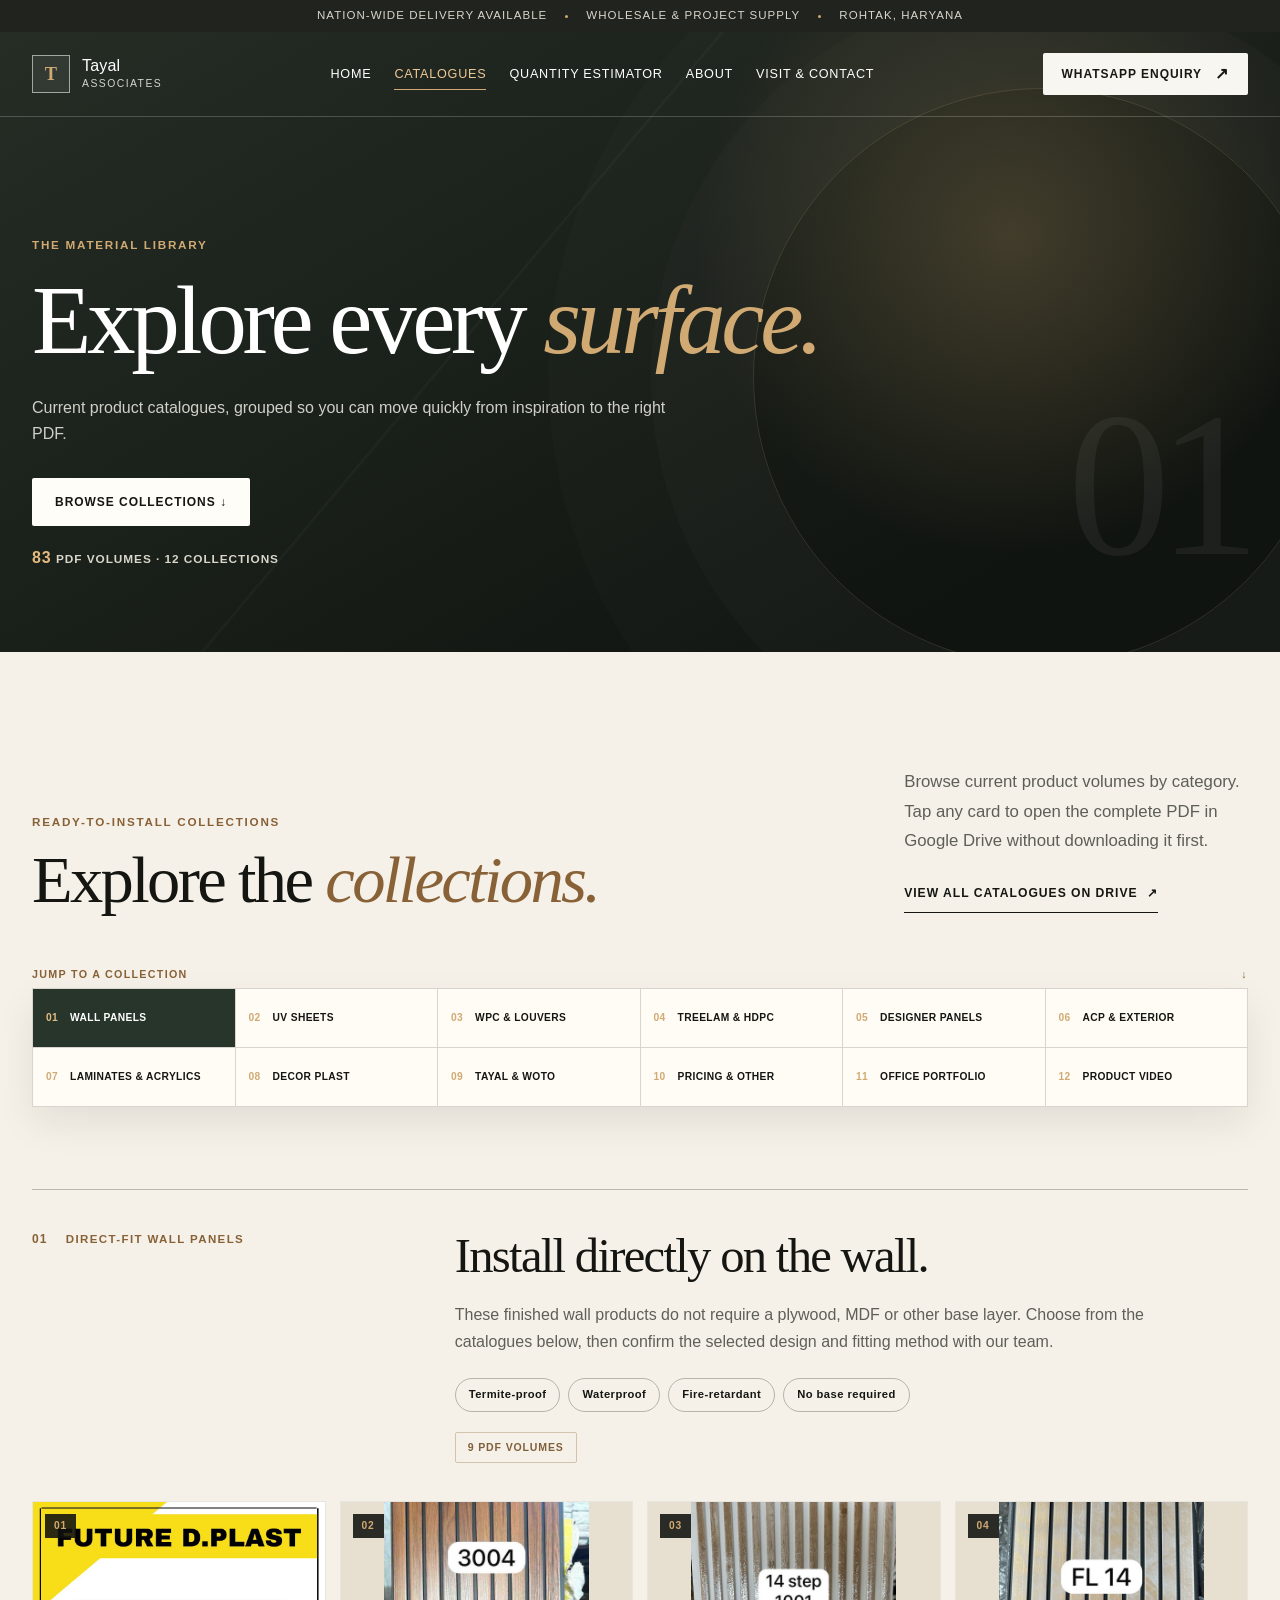
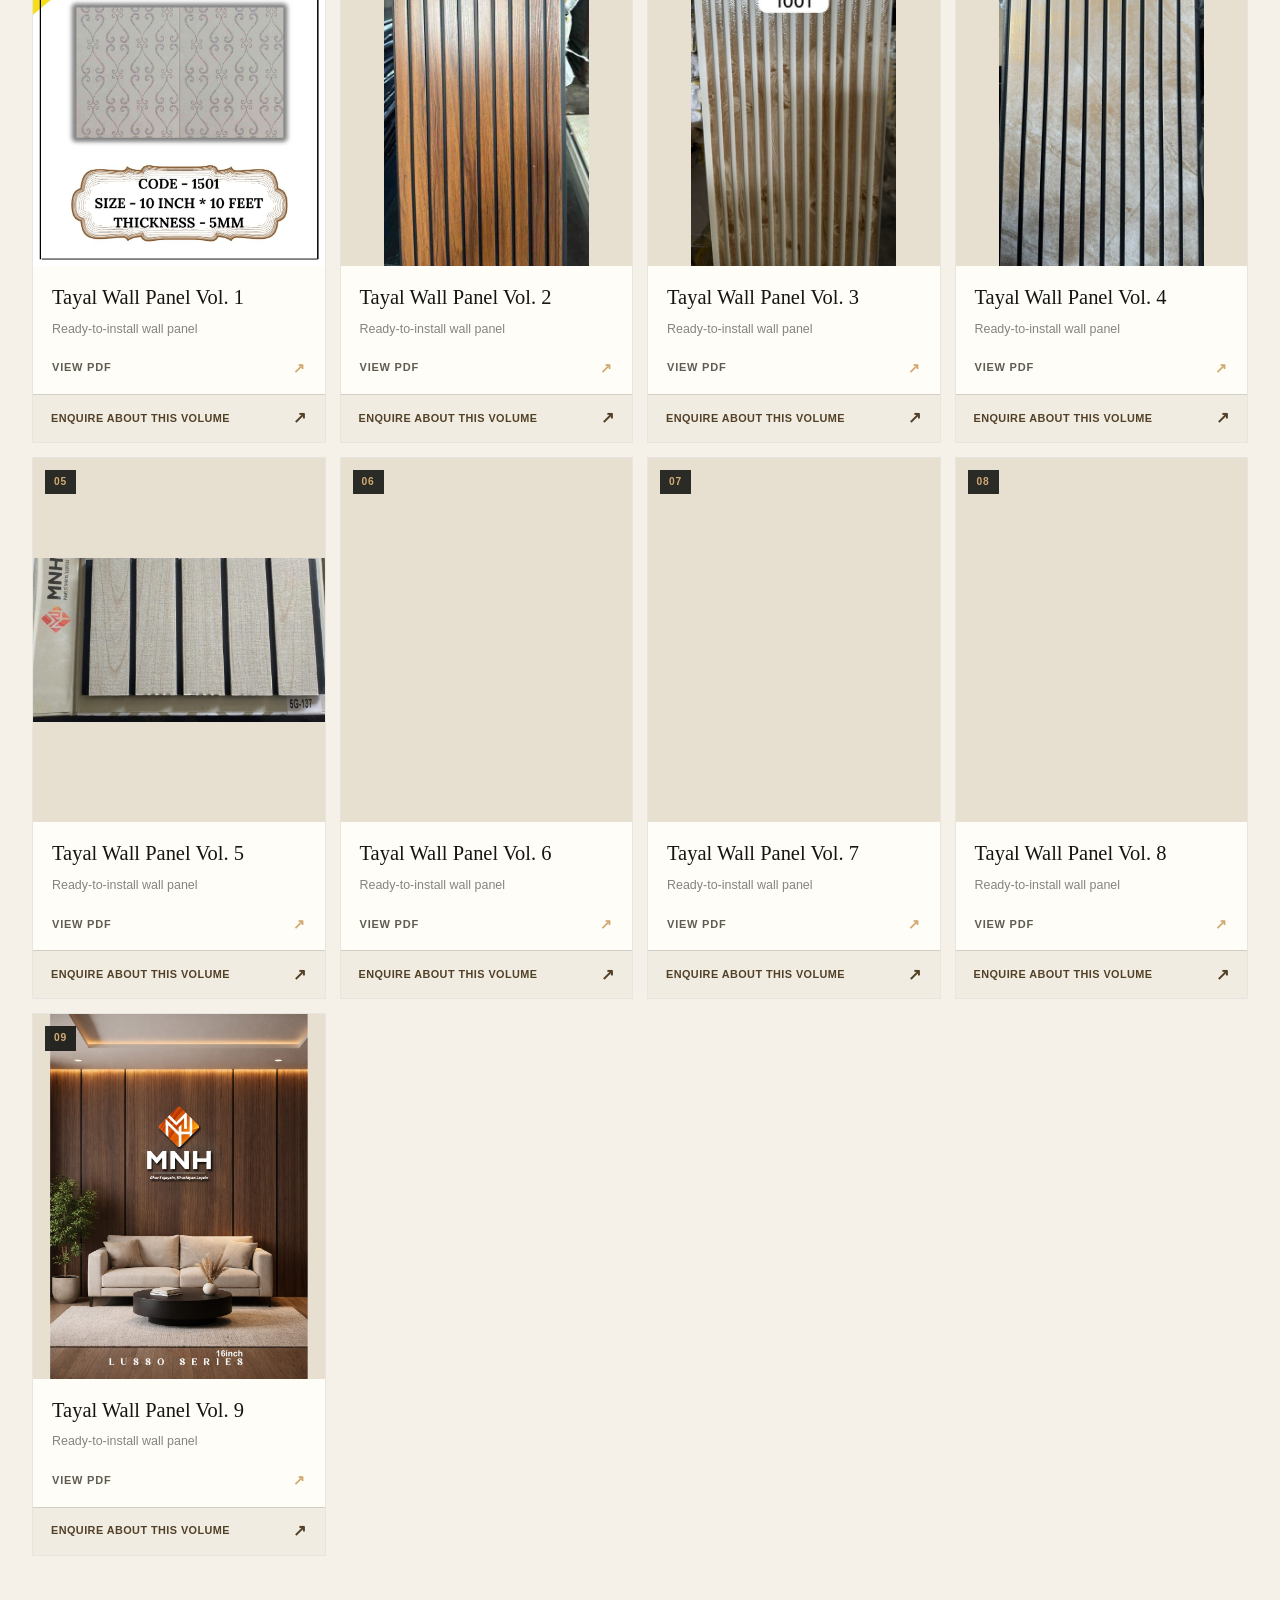
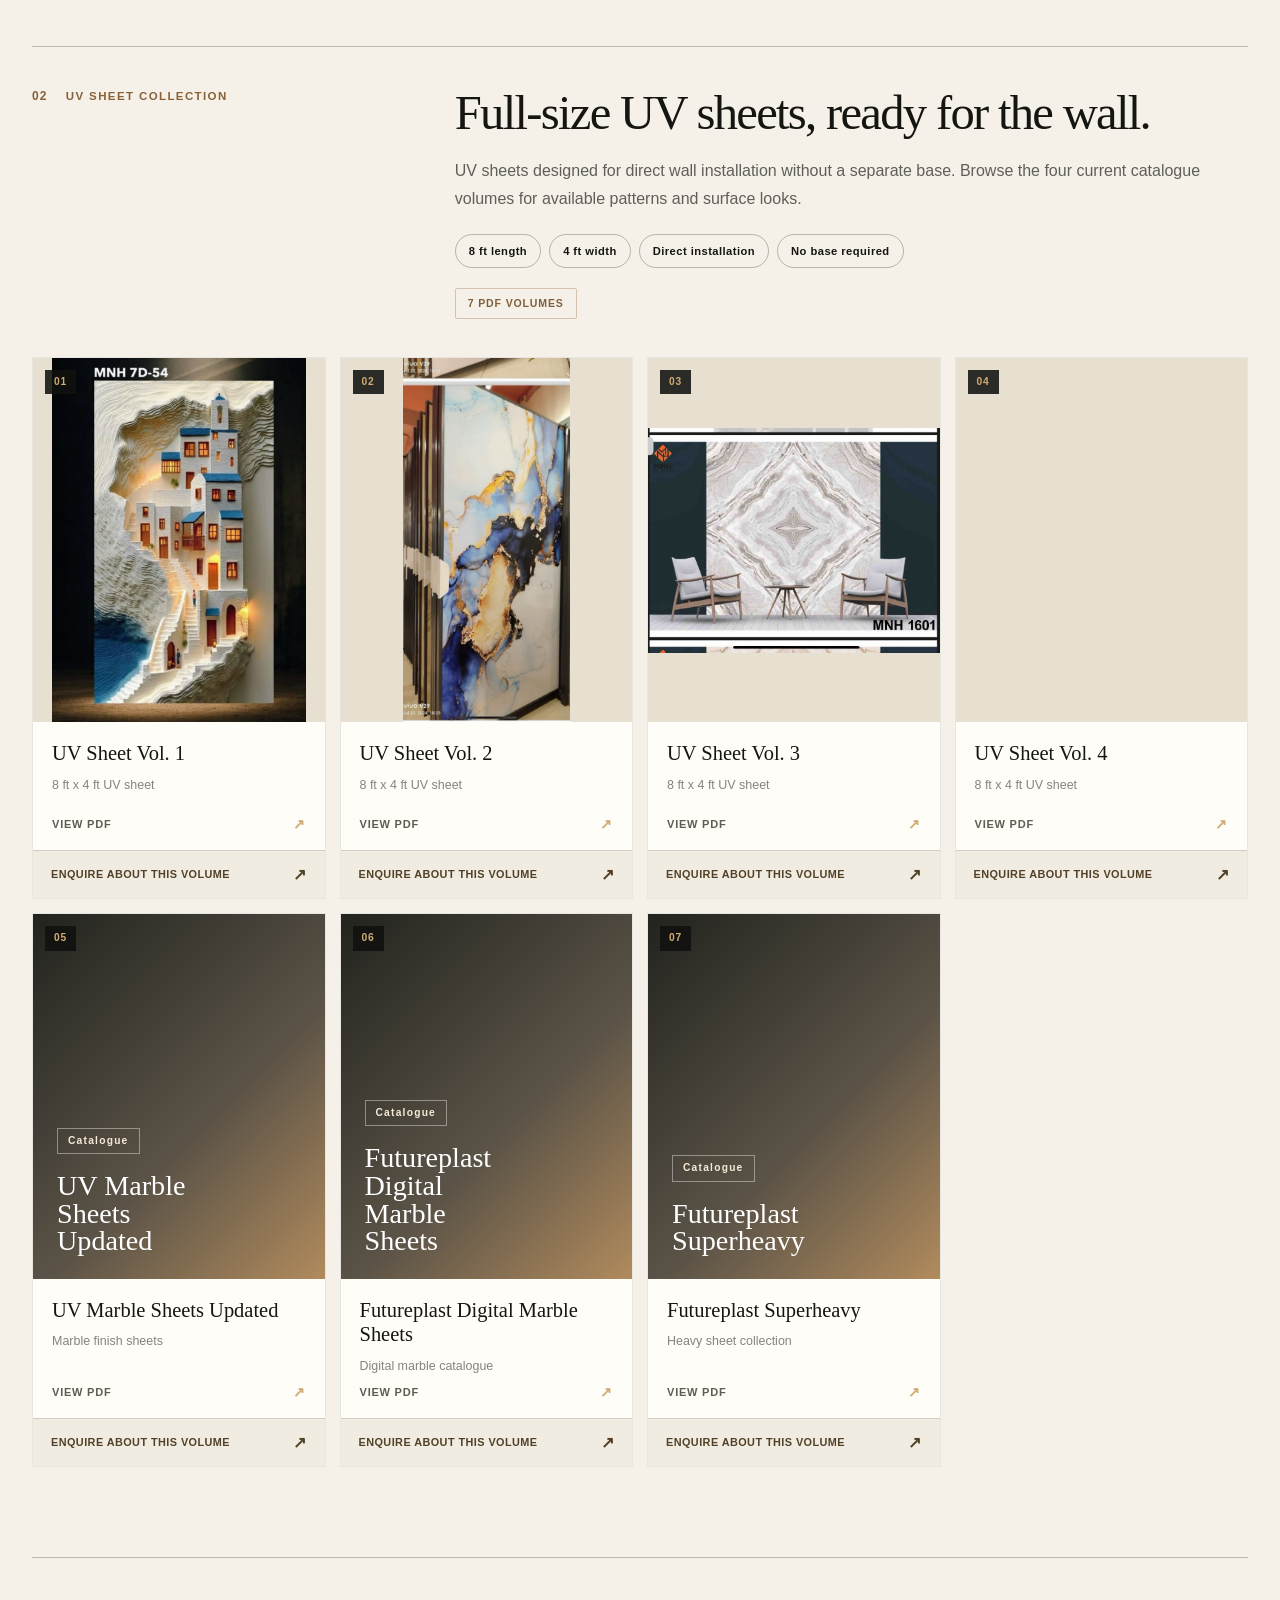
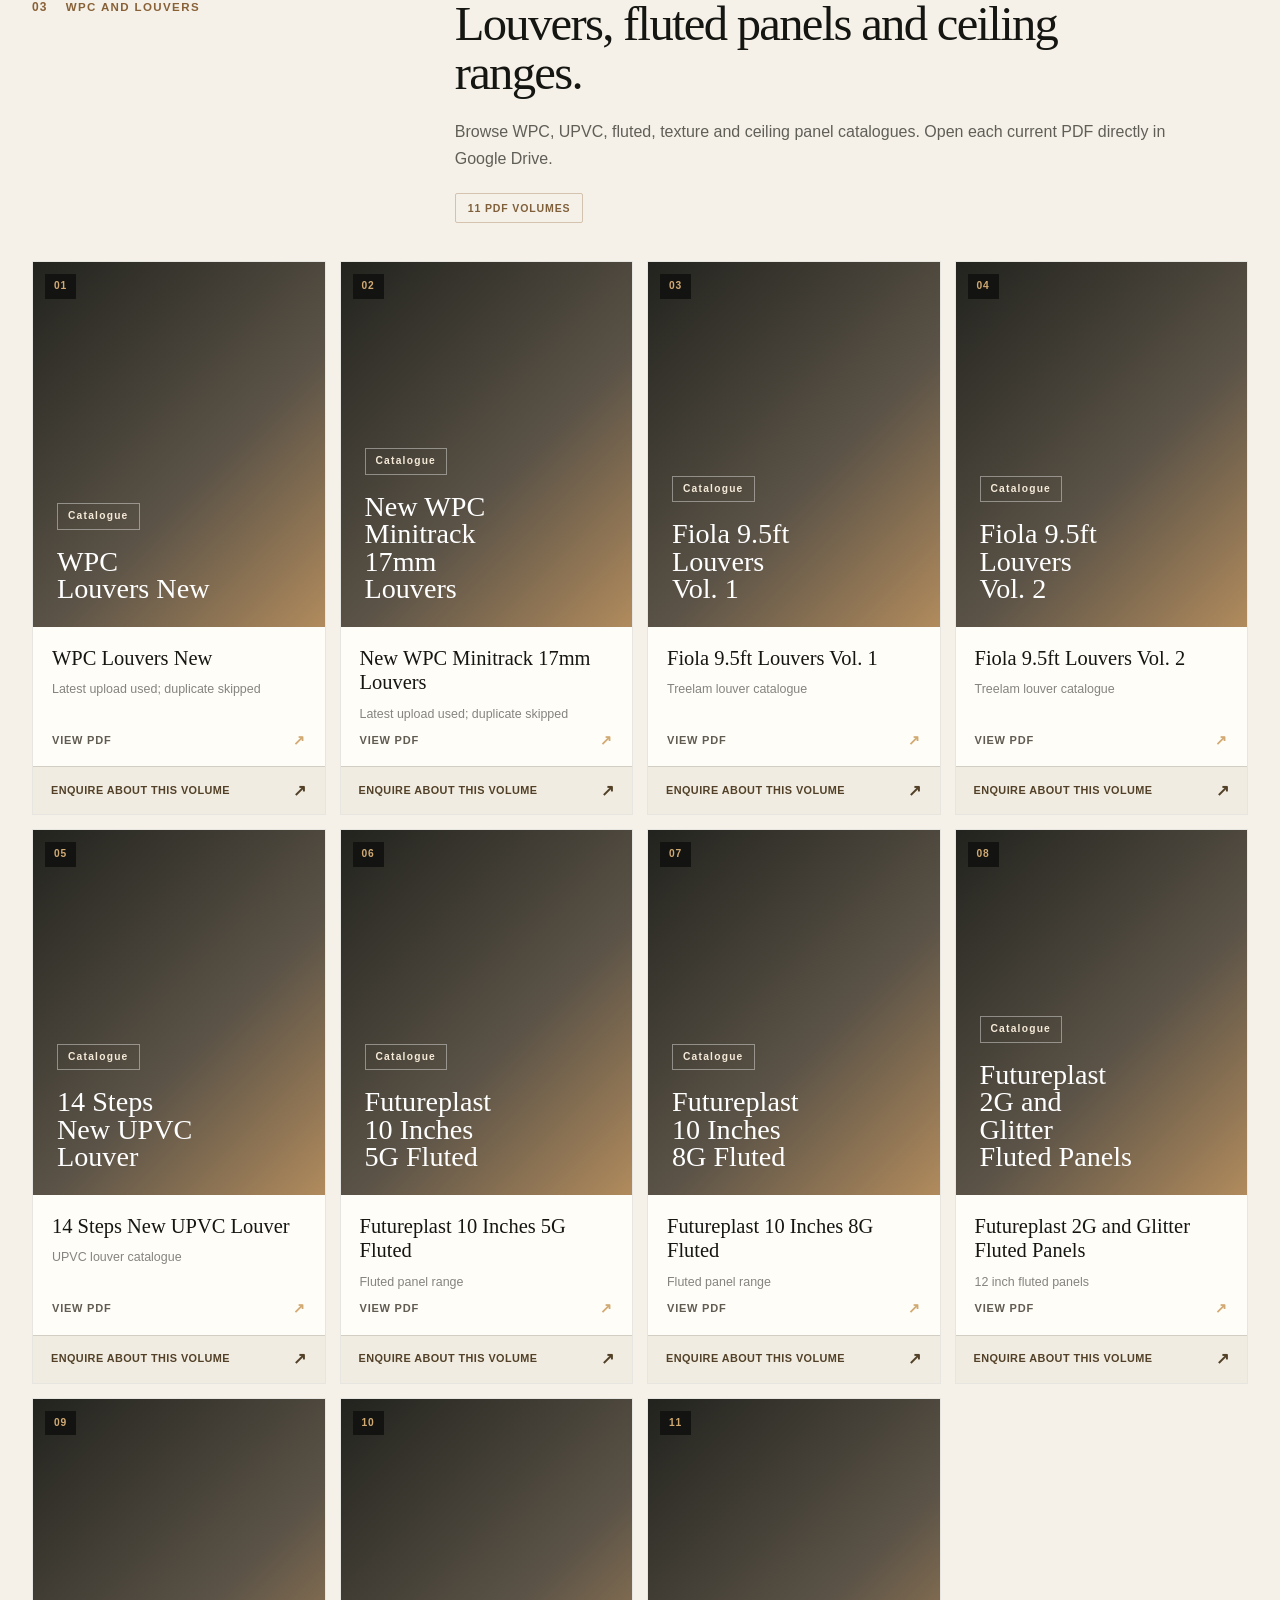
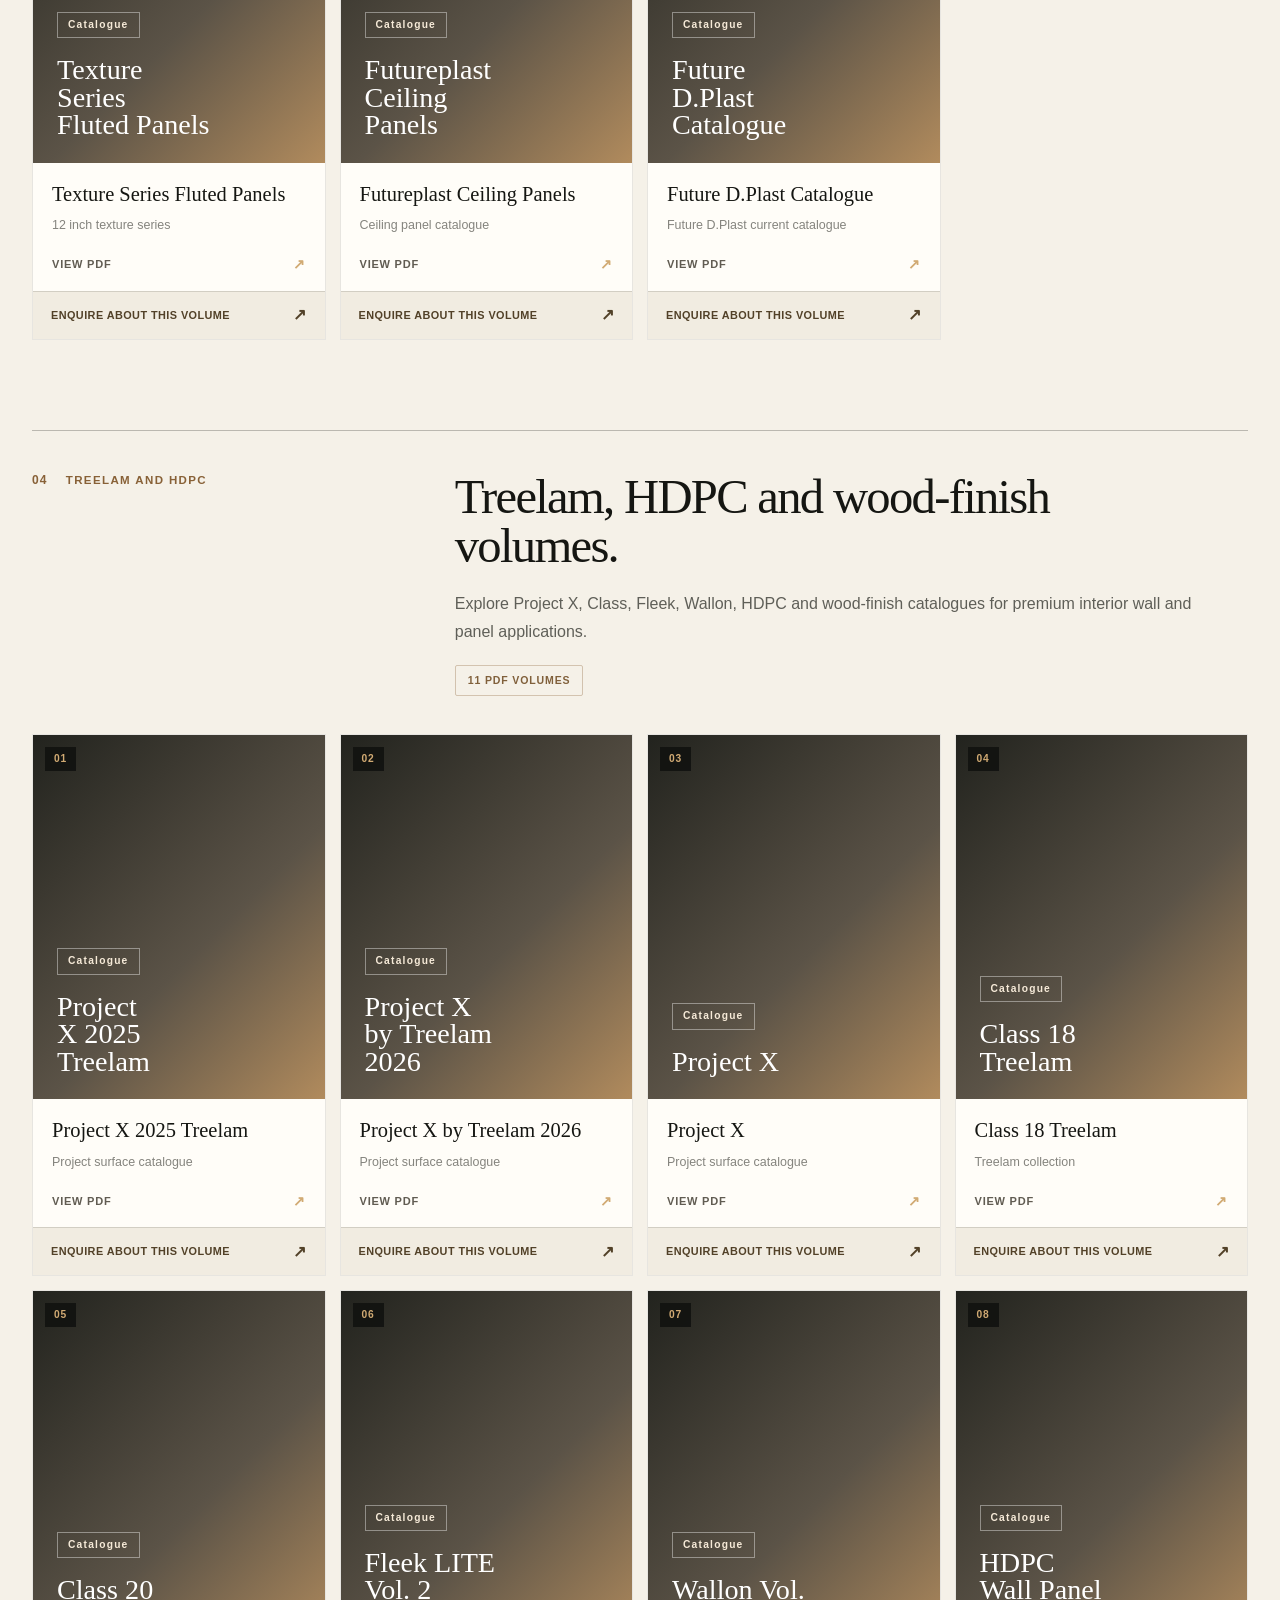
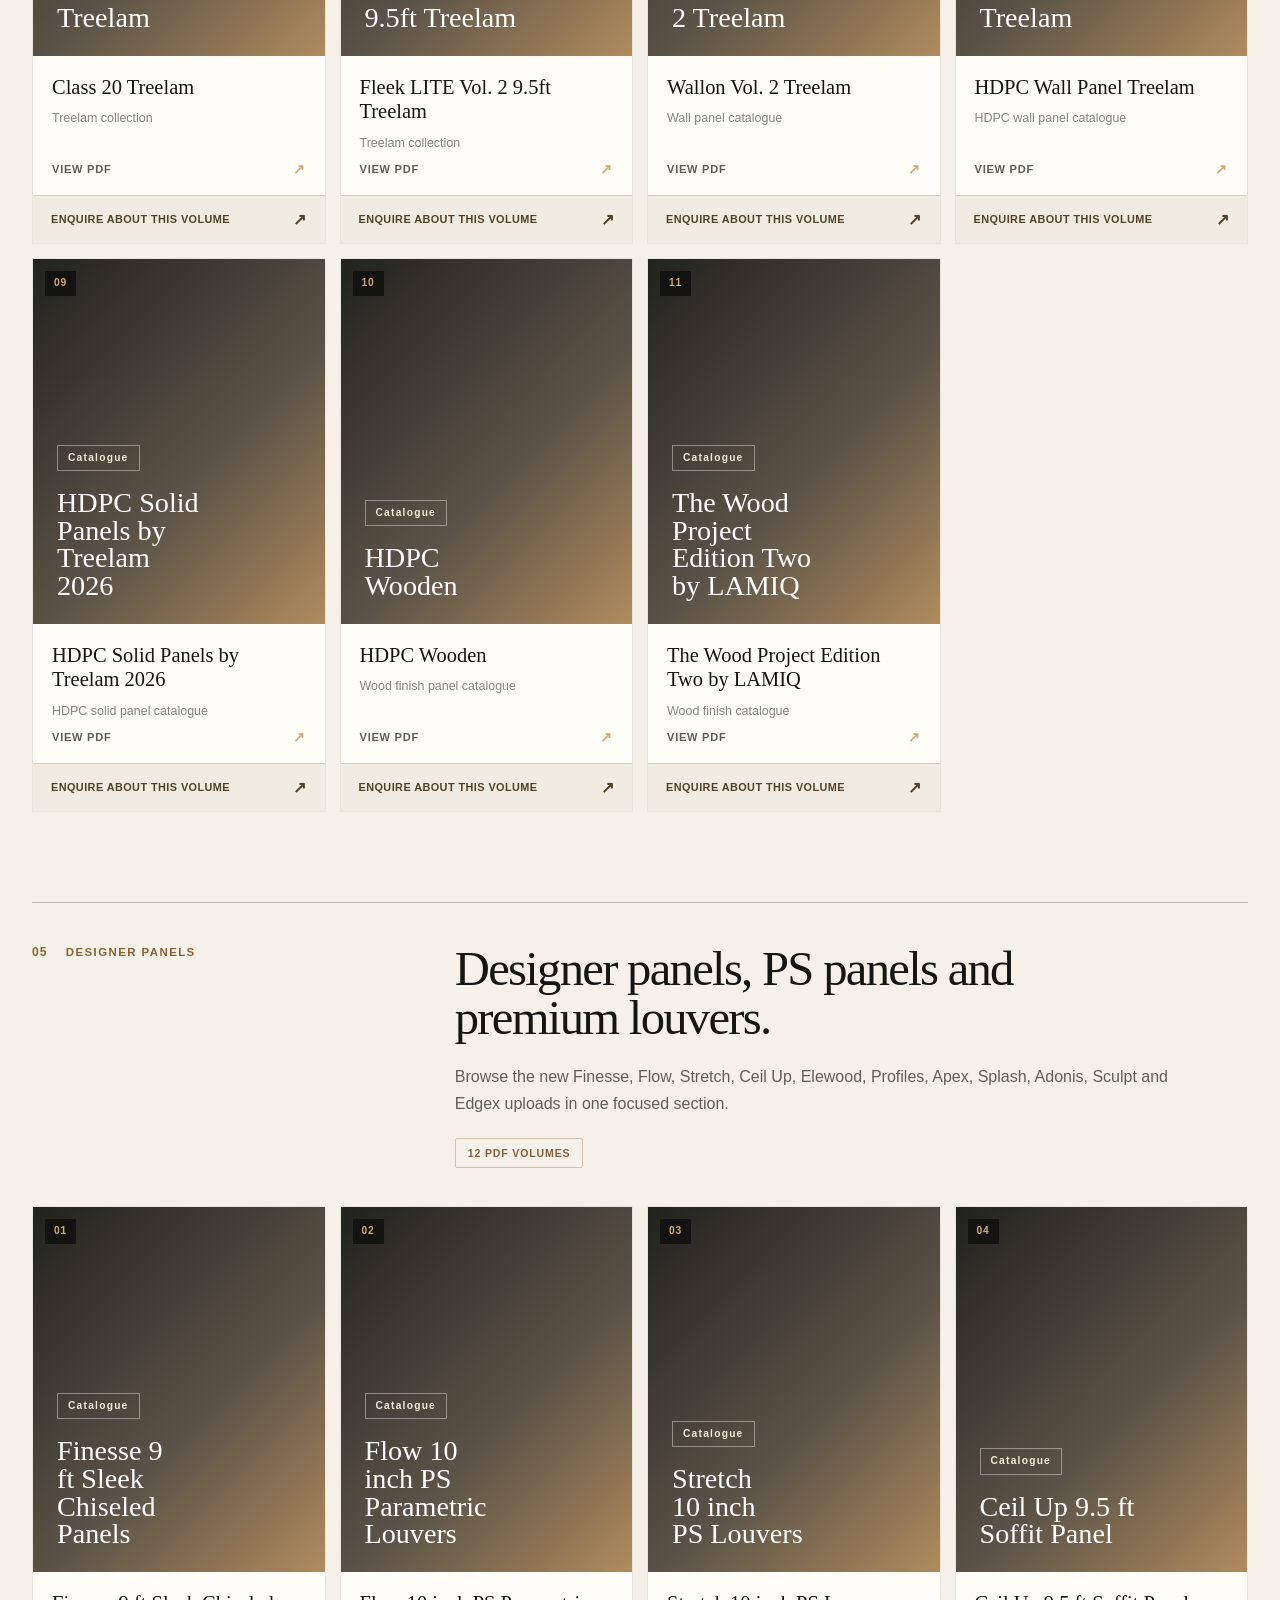
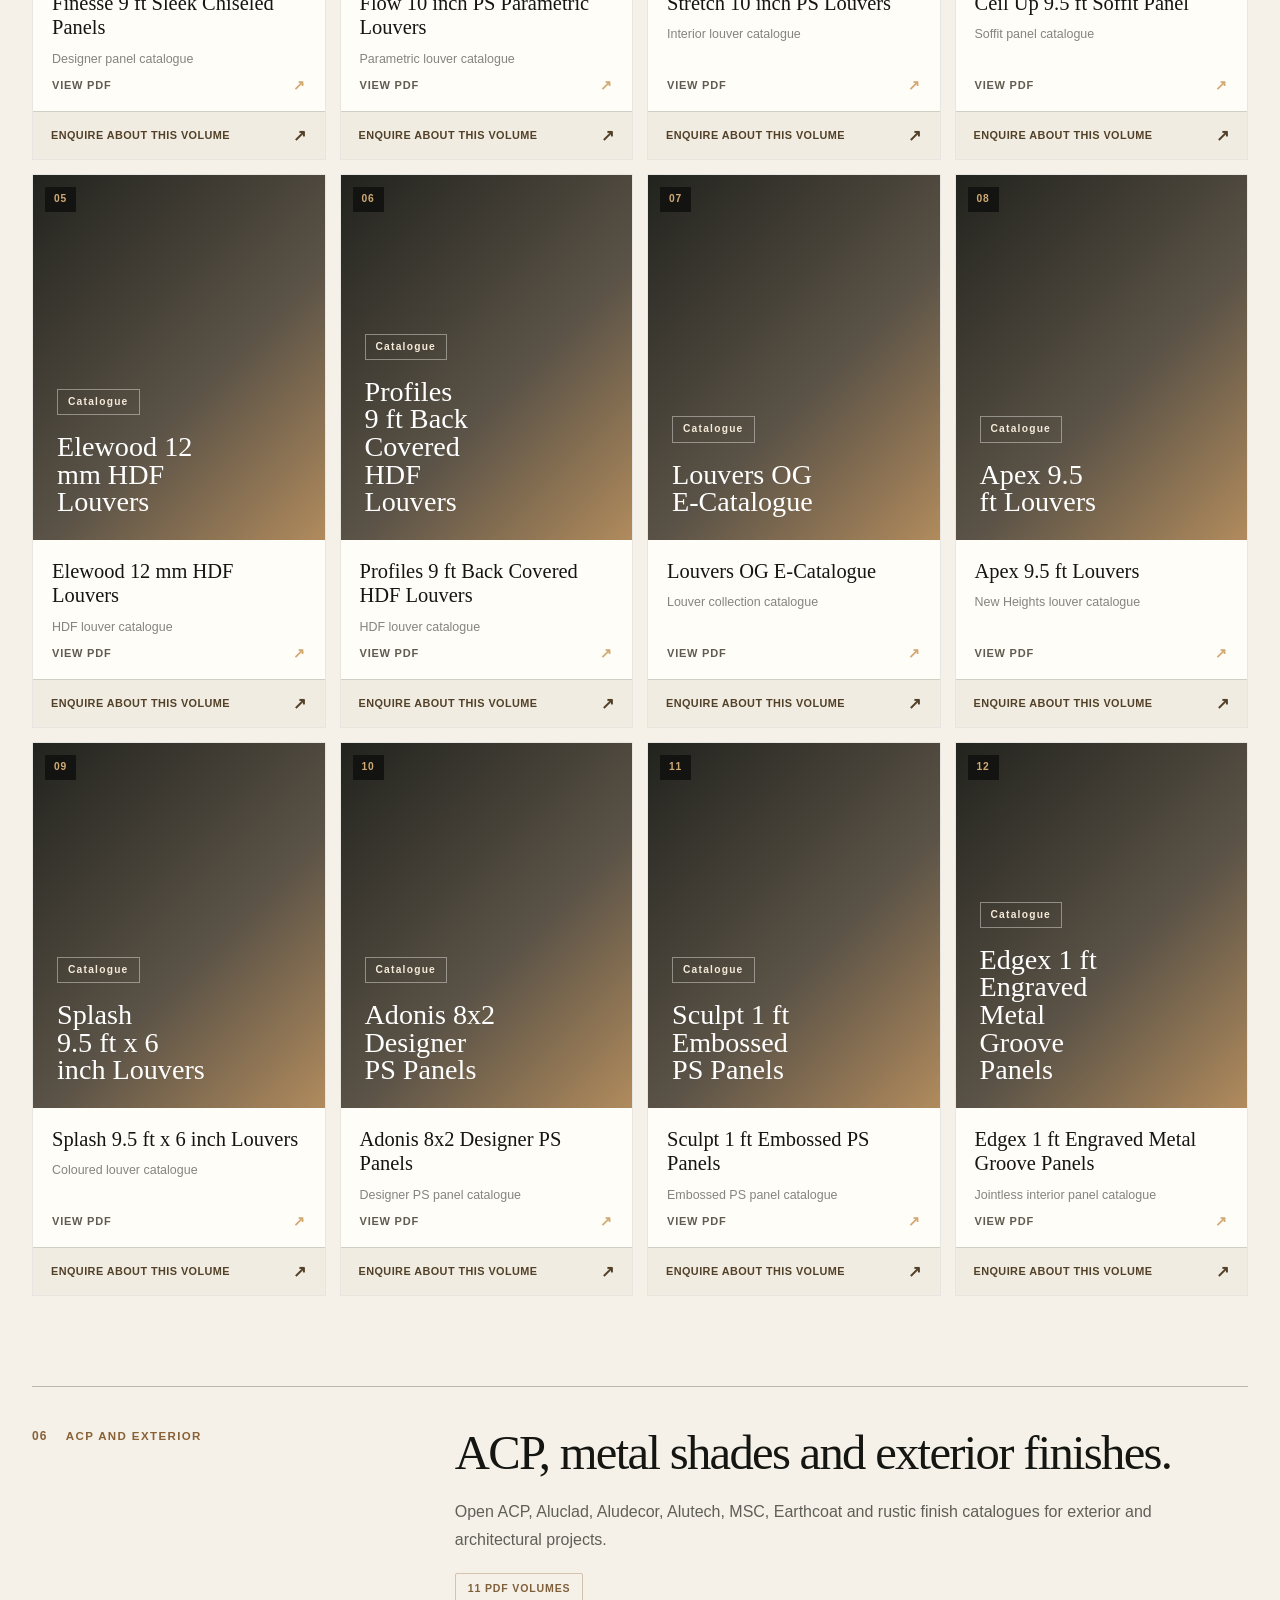
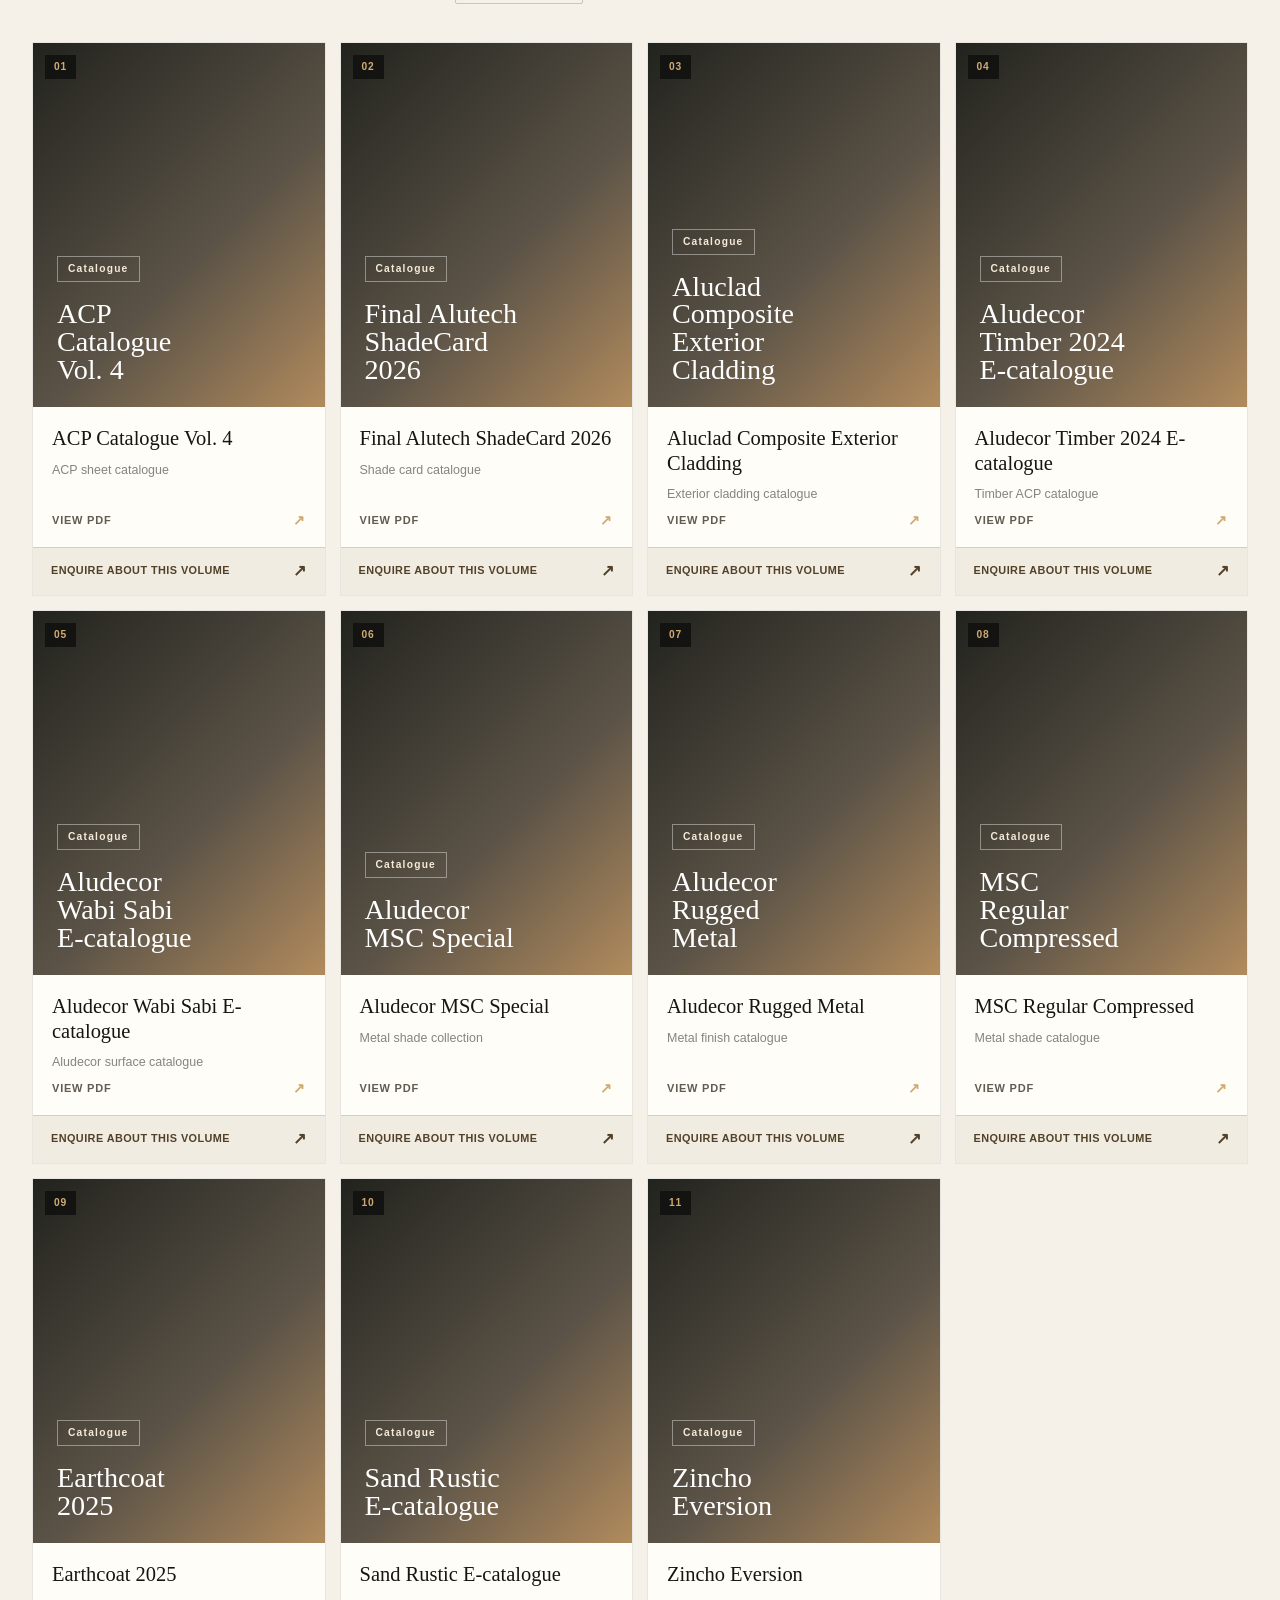
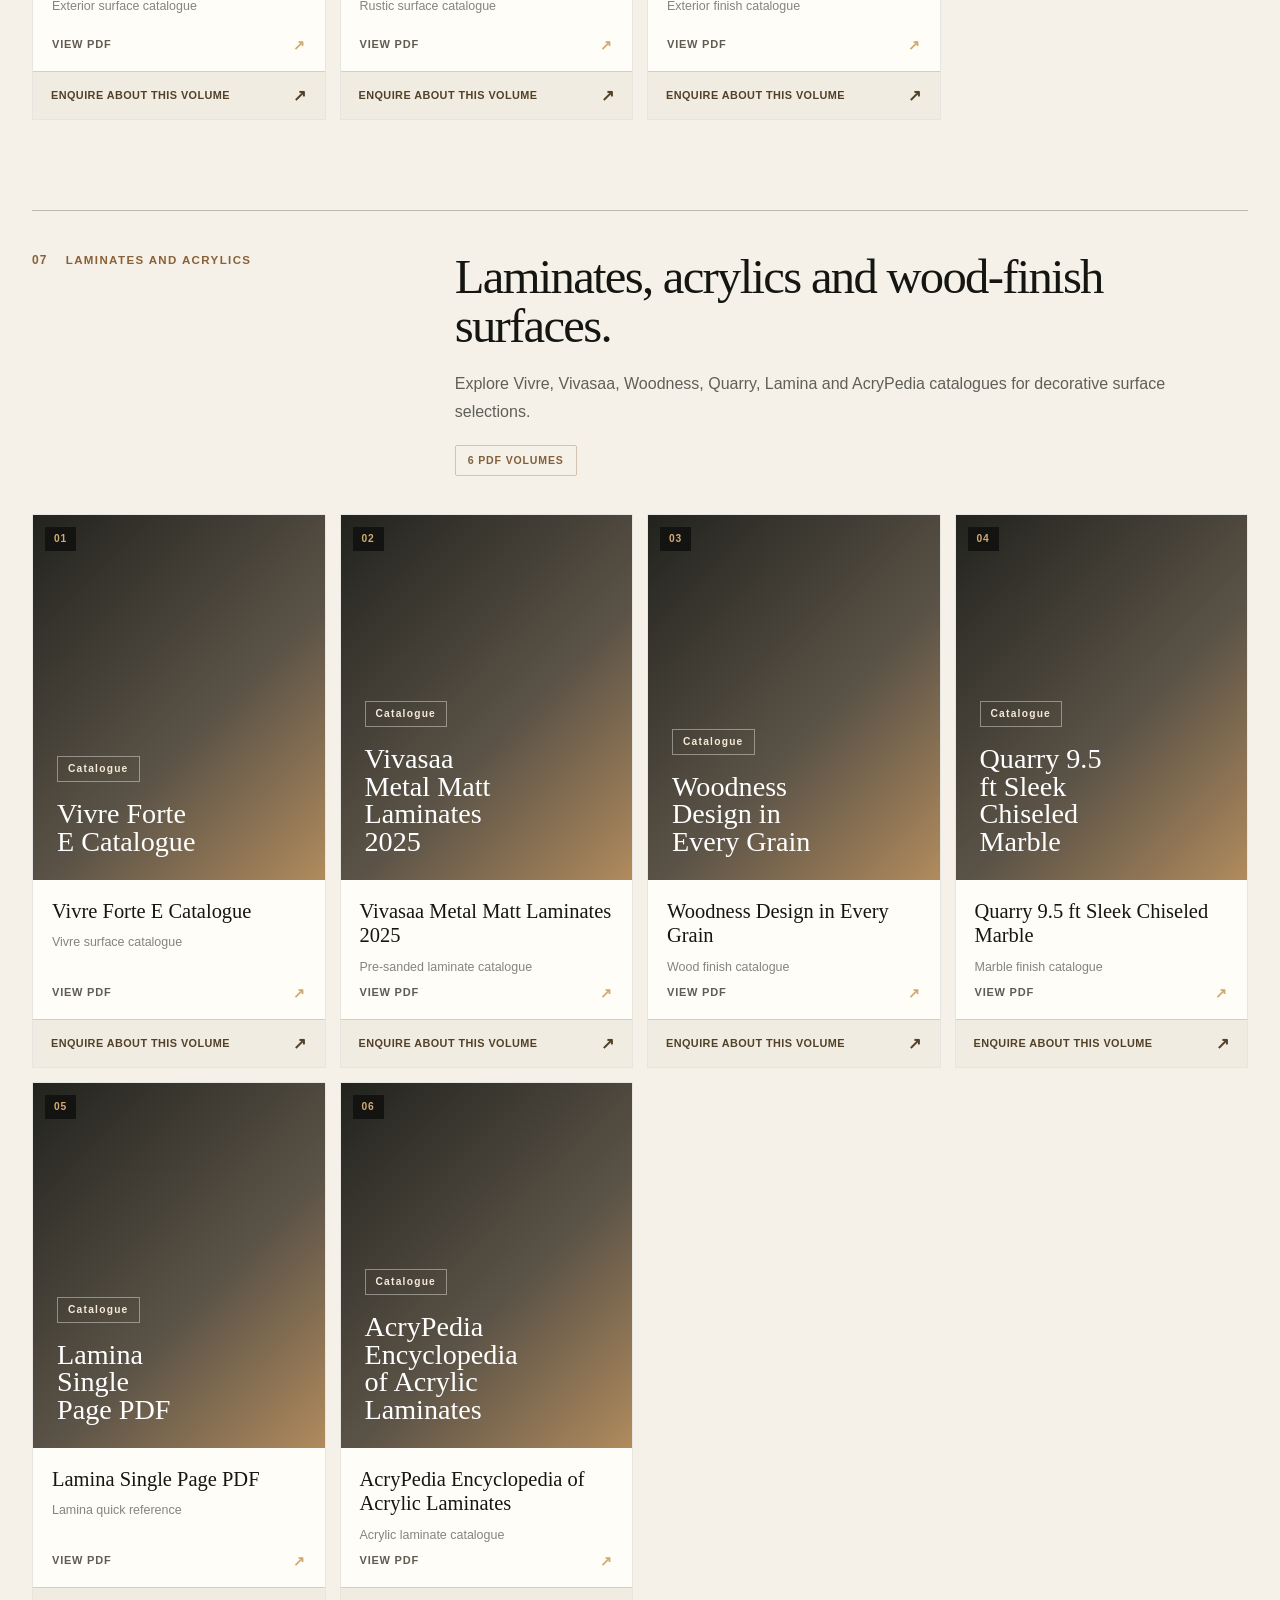
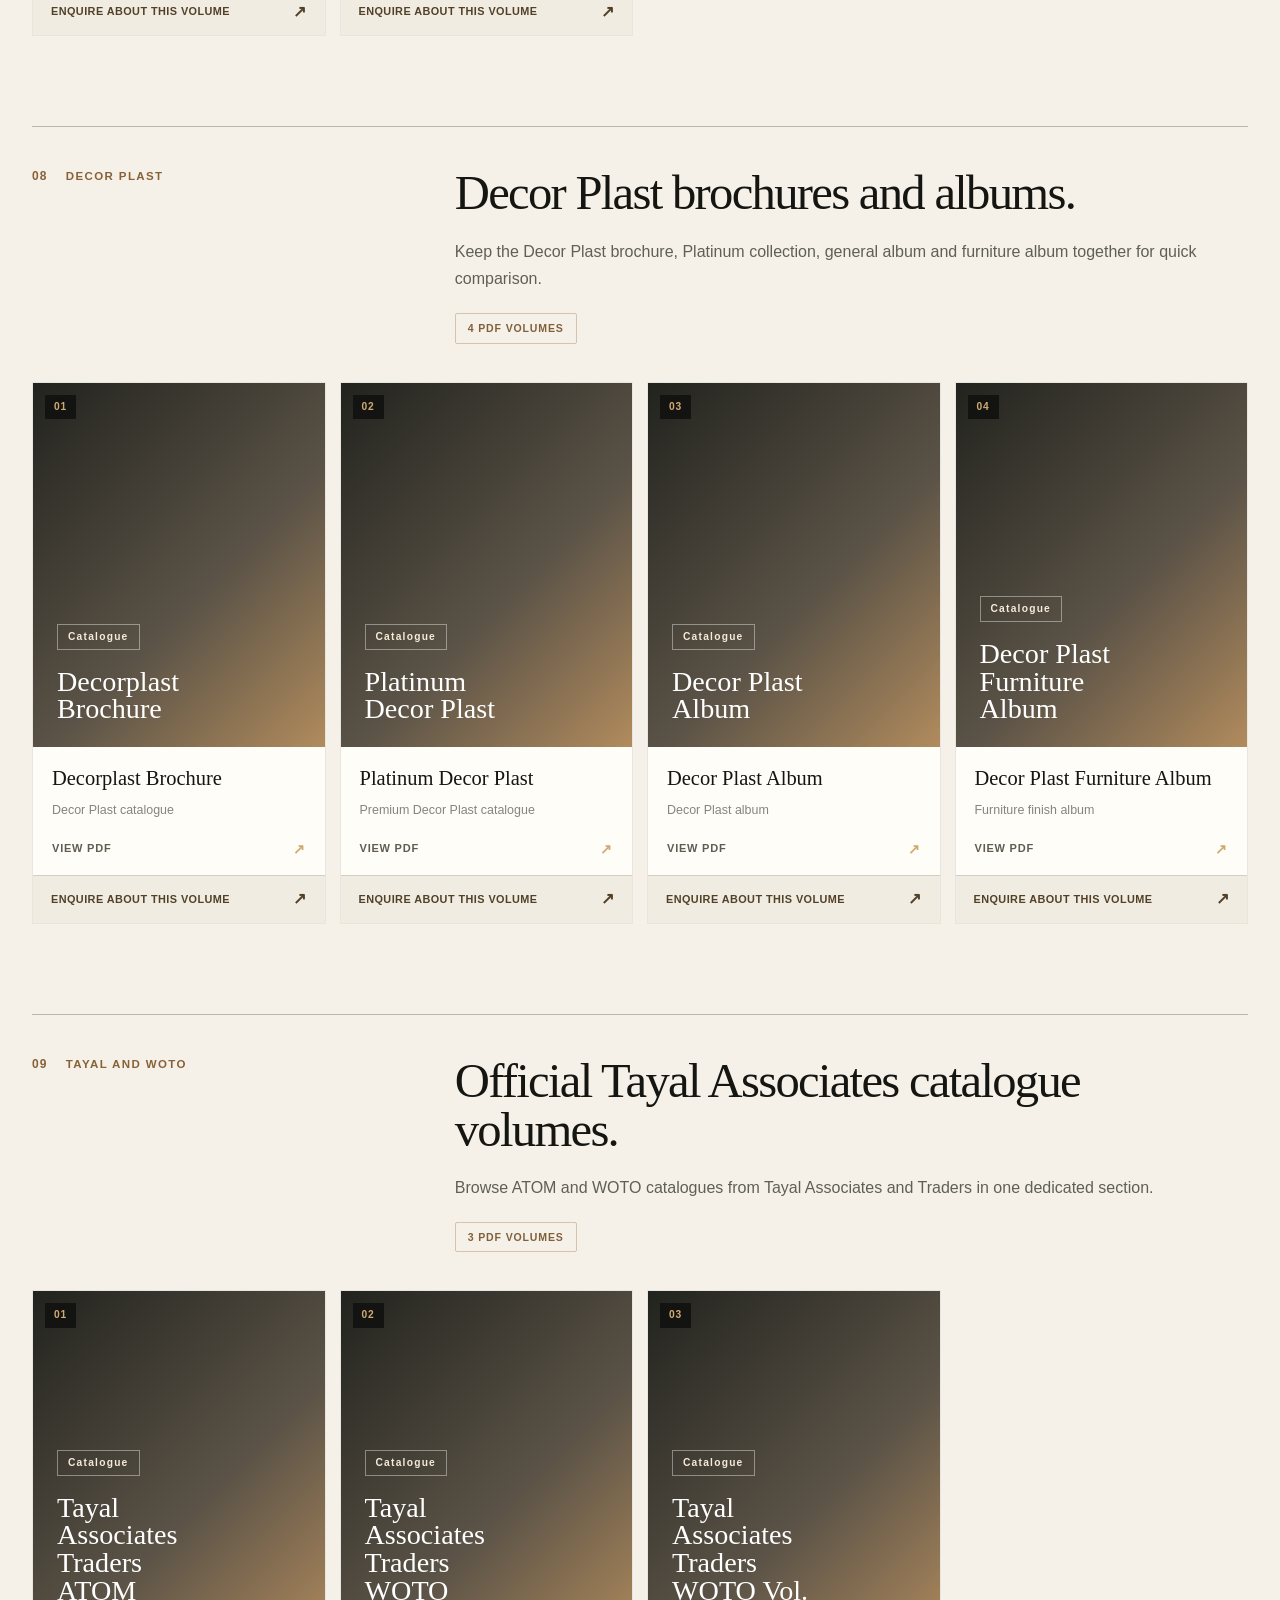
<file: catalogues.html>
<!doctype html><html lang="en"><head><meta charset="UTF-8"><meta name="viewport" content="width=device-width,initial-scale=1,viewport-fit=cover"><meta name="description" content="Browse Tayal Associates' wall panels, UV sheets, WPC, ACP, Treelam, designer surfaces, pricing references and product video."><meta name="theme-color" content="#141714"><title>Product Catalogues | Tayal Associates & Traders</title><link rel="icon" type="image/svg+xml" href="data:image/svg+xml,%3Csvg xmlns='http://www.w3.org/2000/svg' viewBox='0 0 64 64'%3E%3Crect width='64' height='64' rx='14' fill='%23141714'/%3E%3Cpath d='M14 16h36v8H36v26h-8V24H14z' fill='%23caa46c'/%3E%3C/svg%3E"><style>:root {
  --ink: #151612;
  --ink-soft: #25261f;
  --paper: #f4f1e9;
  --paper-bright: #fbfaf6;
  --cream: #e9e2d3;
  --bronze: #c7a06a;
  --bronze-dark: #906c3e;
  --line: rgba(21, 22, 18, 0.15);
  --white-line: rgba(255, 255, 255, 0.2);
  --green: #1f7a4c;
  --shell: min(1400px, calc(100% - 48px));
  --serif: "Playfair Display", Georgia, serif;
  --sans: "Manrope", "Segoe UI", sans-serif;
  --body: "DM Sans", "Segoe UI", sans-serif;
}

* { box-sizing: border-box; }
[hidden] { display: none !important; }
html { scroll-behavior: smooth; overflow-x: clip; -webkit-text-size-adjust: 100%; text-size-adjust: 100%; }
body {
  margin: 0;
  background: var(--paper);
  color: var(--ink);
  font-family: var(--body);
  font-size: 1rem;
  line-height: 1.55;
  -webkit-font-smoothing: antialiased;
  overflow-x: clip;
}
body.menu-open { overflow: hidden; }
img { display: block; max-width: 100%; }
a { color: inherit; text-decoration: none; }
button, input, select { font: inherit; }
button, a, input, select { touch-action: manipulation; }
.shell { width: var(--shell); margin-inline: auto; }
.sr-only {
  position: absolute; width: 1px; height: 1px; padding: 0; margin: -1px;
  overflow: hidden; clip: rect(0, 0, 0, 0); white-space: nowrap; border: 0;
}
.skip-link {
  position: fixed; z-index: 1000; top: 10px; left: 10px; padding: 10px 16px;
  background: var(--paper-bright); color: var(--ink); transform: translateY(-150%);
}
.skip-link:focus { transform: translateY(0); }

.announcement { background: #0d0e0c; color: #d9d5cb; font: 500 .72rem/1 var(--sans); letter-spacing: .09em; text-transform: uppercase; }
.announcement__inner { min-height: 32px; display: flex; align-items: center; justify-content: center; gap: 18px; }
.announcement__dot { width: 3px; height: 3px; border-radius: 50%; background: var(--bronze); }

.site-header { position: absolute; inset: 32px 0 auto; z-index: 20; color: #fff; border-bottom: 1px solid var(--white-line); }
.nav-wrap { height: 84px; display: grid; grid-template-columns: auto 1fr auto; align-items: center; gap: 40px; }
.brand { display: inline-flex; align-items: center; gap: 12px; font: 500 1rem/1 var(--sans); letter-spacing: .01em; }
.brand__mark { display: grid; place-items: center; width: 38px; height: 38px; border: 1px solid rgba(255,255,255,.55); font: 600 1.15rem/1 var(--serif); color: var(--bronze); }
.brand__name strong { display: block; font-weight: 500; letter-spacing: .14em; text-transform: uppercase; font-size: .65rem; margin-top: 5px; opacity: .8; }
.desktop-nav { display: flex; justify-content: center; gap: clamp(18px, 2.4vw, 38px); font: 500 .79rem/1 var(--sans); letter-spacing: .06em; text-transform: uppercase; }
.desktop-nav a { position: relative; padding-block: 34px; }
.desktop-nav a::after { content: ""; position: absolute; left: 0; right: 100%; bottom: 24px; height: 1px; background: var(--bronze); transition: right .25s ease; }
.desktop-nav a:hover::after, .desktop-nav a:focus-visible::after { right: 0; }
.nav-actions { display: flex; align-items: center; gap: 14px; }
.icon-button, .menu-button { appearance: none; border: 0; background: transparent; color: inherit; cursor: pointer; }
.icon-button { width: 42px; height: 42px; display: grid; place-items: center; position: relative; }
.icon-button svg { width: 20px; fill: none; stroke: currentColor; stroke-width: 1.6; }
.favourites-count { position: absolute; top: 1px; right: 0; min-width: 17px; height: 17px; padding: 0 4px; display: grid; place-items: center; border-radius: 12px; background: var(--bronze); color: #111; font: 700 .62rem/1 var(--sans); }

.button { display: inline-flex; min-height: 48px; align-items: center; justify-content: center; padding: 0 22px; border: 1px solid transparent; font: 600 .75rem/1 var(--sans); letter-spacing: .08em; text-transform: uppercase; transition: background-color .22s ease, color .22s ease, border-color .22s ease, transform .22s ease; cursor: pointer; }
.button:hover { transform: translateY(-2px); }
.button--nav { min-height: 42px; padding-inline: 18px; }
.button--whatsapp { background: #f7f6f0; color: #171813; }
.button--whatsapp:hover { background: var(--bronze); }
.button--light { background: var(--paper-bright); color: var(--ink); }
.button--light:hover { background: var(--bronze); }

.menu-button { display: none; width: 44px; height: 44px; padding: 12px 8px; }
.menu-button span:not(.sr-only) { display: block; height: 1px; background: currentColor; margin: 5px 0; transition: transform .2s ease, opacity .2s ease; }
.mobile-menu { position: fixed; inset: 116px 0 0; padding: 36px 24px; background: #11120f; }
.mobile-menu a:not(.button) { display: block; padding: 16px 0; border-bottom: 1px solid rgba(255,255,255,.12); font: 500 1.4rem/1.2 var(--serif); }
.mobile-menu .button { margin-top: 28px; width: 100%; }

.hero { position: relative; min-height: min(850px, 92vh); display: grid; align-items: end; overflow: hidden; background: #24231e; color: #fff; }
.hero__image, .hero__scrim { position: absolute; inset: 0; width: 100%; height: 100%; }
.hero__image { object-fit: cover; object-position: center; }
.hero__scrim { background: linear-gradient(90deg, rgba(10,11,9,.9) 0%, rgba(10,11,9,.66) 36%, rgba(10,11,9,.13) 70%), linear-gradient(0deg, rgba(5,6,5,.72) 0%, transparent 48%); }
.hero__content { position: relative; z-index: 2; padding-top: 200px; padding-bottom: clamp(68px, 9vh, 110px); }
.eyebrow { display: flex; align-items: center; gap: 12px; margin: 0 0 24px; font: 600 .73rem/1.3 var(--sans); letter-spacing: .14em; text-transform: uppercase; color: #ddd7c9; }
.eyebrow span { width: 34px; height: 1px; background: var(--bronze); }
.hero h1 { max-width: 770px; margin: 0; font: 500 clamp(3.6rem, 7vw, 7.1rem)/.91 var(--serif); letter-spacing: -.045em; text-wrap: balance; }
.hero h1 em { display: block; color: var(--bronze); font-weight: 500; }
.hero__lede { max-width: 600px; margin: 26px 0 32px; color: #dedbd4; font-size: clamp(1rem, 1.3vw, 1.18rem); line-height: 1.7; }
.hero__actions { display: flex; align-items: center; gap: 28px; }
.text-link { display: inline-flex; align-items: center; gap: 9px; padding-block: 12px; border-bottom: 1px solid currentColor; font: 600 .76rem/1 var(--sans); letter-spacing: .08em; text-transform: uppercase; }
.text-link span { transition: transform .2s ease; }
.text-link:hover span { transform: translate(3px, -3px); }
.concept-note { margin: 24px 0 0; color: rgba(255,255,255,.56); font-size: .76rem; }
.hero__index { position: absolute; z-index: 2; right: 34px; bottom: 50px; display: flex; align-items: center; gap: 10px; font: 500 .68rem/1 var(--sans); letter-spacing: .1em; }
.hero__index i { width: 64px; height: 1px; background: rgba(255,255,255,.38); position: relative; }
.hero__index i::before { content: ""; position: absolute; left: 0; top: 0; width: 25%; height: 1px; background: var(--bronze); }

.proof { background: #131410; color: #fff; border-top: 1px solid rgba(255,255,255,.08); }
.proof__grid { display: grid; grid-template-columns: repeat(4, 1fr); }
.proof__item { min-height: 130px; padding: 28px clamp(18px, 3vw, 44px); display: flex; flex-direction: column; justify-content: center; gap: 7px; border-right: 1px solid rgba(255,255,255,.11); }
.proof__item:first-child { border-left: 1px solid rgba(255,255,255,.11); }
.proof__item strong { color: var(--bronze); font: 500 clamp(1.55rem, 2.4vw, 2.35rem)/1 var(--serif); }
.proof__item span { color: #aeadab; font-size: .83rem; }
.preview-spacer { height: 60px; }

:focus-visible { outline: 2px solid var(--bronze); outline-offset: 4px; }

@media (max-width: 1020px) {
  .desktop-nav, .button--nav { display: none; }
  .nav-wrap { grid-template-columns: auto 1fr; }
  .nav-actions { justify-self: end; }
  .menu-button { display: block; }
  .proof__grid { grid-template-columns: repeat(2, 1fr); }
  .proof__item:nth-child(2) { border-right: 0; }
  .proof__item:nth-child(-n+2) { border-bottom: 1px solid rgba(255,255,255,.11); }
}

@media (max-width: 680px) {
  :root { --shell: calc(100% - 32px); }
  .announcement__inner { justify-content: center; overflow: hidden; white-space: nowrap; }
  .announcement__inner > span { display: none; }
  .announcement__inner > span:first-child { display: inline; }
  .site-header { inset-block-start: 32px; }
  .nav-wrap { height: 72px; }
  .brand__mark { width: 34px; height: 34px; }
  .hero { min-height: 810px; }
  .hero__image { object-position: 58% center; }
  .hero__scrim { background: linear-gradient(90deg, rgba(9,10,8,.87), rgba(9,10,8,.27)), linear-gradient(0deg, rgba(6,7,6,.93) 0%, rgba(6,7,6,.2) 68%); }
  .hero__content { padding-top: 170px; padding-bottom: 54px; }
  .hero h1 { font-size: clamp(3.2rem, 16vw, 4.7rem); }
  .hero__lede { margin-block: 22px 28px; line-height: 1.6; }
  .hero__actions { align-items: flex-start; flex-direction: column; gap: 10px; }
  .hero__actions .button { width: 100%; }
  .hero__index { display: none; }
  .proof__item { min-height: 112px; padding: 22px 14px; }
  .proof__item strong { font-size: 1.45rem; }
  .proof__item span { font-size: .76rem; }
  .mobile-menu { inset-block-start: 104px; }
}

@media (prefers-reduced-motion: reduce) {
  html { scroll-behavior: auto; }
  *, *::before, *::after { transition-duration: .01ms !important; animation-duration: .01ms !important; animation-iteration-count: 1 !important; }
}

/* Refined collection and conversion experience */
.section { padding: clamp(86px, 10vw, 150px) 0; }
.section[id], .brands[id], .calculator[id], .visit[id] { scroll-margin-top: 20px; }
.section-head { display: grid; grid-template-columns: minmax(0, 1.4fr) minmax(280px, .6fr); align-items: end; gap: 70px; margin-bottom: 56px; }
.section-head h2,
.brands h2,
.calculator h2,
.project-supply h2,
.visit h2 { margin: 0; font: 500 clamp(2.9rem, 5.2vw, 5.4rem)/.98 var(--serif); letter-spacing: -.04em; }
.section-head h2 em,
.brands h2 em,
.calculator h2 em,
.visit h2 em { color: var(--bronze-dark); font-weight: 500; }
.section-head > p { max-width: 480px; margin: 0; color: #64645d; font-size: 1.05rem; line-height: 1.75; }
.kicker { margin: 0 0 18px; color: var(--bronze-dark); font: 700 .73rem/1.3 var(--sans); letter-spacing: .15em; text-transform: uppercase; }
.kicker--light { color: var(--bronze); }

.drive-catalogues { background: #dfd6c5; }
.drive-catalogues .section-head { align-items: start; }
.drive-catalogues .section-head h2 { max-width: 850px; }
.catalogue-lead { max-width: 520px; justify-self: end; }
.catalogue-lead > p { margin: 0 0 20px; color: #5e5e57; font-size: 1.05rem; line-height: 1.75; }
.volume-menu { position: sticky; z-index: 8; top: 84px; display: grid; grid-template-columns: repeat(4, 1fr); gap: 1px; margin: 18px 0 64px; padding: 1px; background: rgba(21,22,18,.2); box-shadow: 0 16px 36px rgba(21,22,18,.08); }
.volume-menu a { min-height: 72px; display: flex; align-items: center; gap: 12px; padding: 14px 16px; background: #f2ede3; font: 650 .72rem/1.25 var(--sans); letter-spacing: .035em; text-transform: uppercase; transition: background .2s ease, color .2s ease; }
.volume-menu a:hover, .volume-menu a:focus-visible { background: #171814; color: #fff; }
.volume-menu span { color: var(--bronze); font-size: .64rem; }
.catalogue-series { padding-top: 42px; border-top: 1px solid rgba(21,22,18,.26); }
.catalogue-series[id] { scroll-margin-top: 178px; }
.catalogue-series + .catalogue-series { margin-top: 90px; }
.series-head { display: grid; grid-template-columns: minmax(190px,.42fr) minmax(0,1fr); gap: clamp(40px,7vw,110px); align-items: start; margin-bottom: 38px; }
.series-head > div:first-child { display: flex; align-items: baseline; gap: 18px; color: var(--bronze-dark); }
.series-head > div:first-child span { font: 600 .75rem/1 var(--sans); letter-spacing: .1em; }
.series-head > div:first-child p { margin: 0; font: 700 .72rem/1.3 var(--sans); letter-spacing: .12em; text-transform: uppercase; }
.series-head h3 { max-width: 720px; margin: 0; font: 500 clamp(2.2rem,3.8vw,4rem)/1 var(--serif); letter-spacing: -.035em; }
.series-head > div:last-child > p { max-width: 760px; margin: 20px 0 0; color: #5f5f58; line-height: 1.72; }
.spec-row { display: flex; flex-wrap: wrap; gap: 8px; margin-top: 22px; }
.spec-row span { min-height: 34px; display: inline-flex; align-items: center; padding: 0 13px; border: 1px solid rgba(21,22,18,.28); border-radius: 100px; font: 600 .7rem/1 var(--sans); letter-spacing: .04em; }
.drive-grid { display: grid; grid-template-columns: repeat(4,minmax(0,1fr)); gap: 14px; }
.drive-card { min-width: 0; display: flex; flex-direction: column; background: #11120f; color: #fff; overflow: hidden; transition: transform .28s ease, box-shadow .28s ease; }
.drive-card:hover { transform: translateY(-5px); box-shadow: 0 20px 44px rgba(42,31,18,.18); }
.drive-card__visual { position: relative; aspect-ratio: 4/5; overflow: hidden; background: #292a25; }
.drive-card__visual img { width: 100%; height: 100%; object-fit: cover; transition: transform .5s cubic-bezier(.2,.7,.2,1); }
.drive-card:hover .drive-card__visual img { transform: scale(1.025); }
.drive-card__placeholder { height: 100%; display: flex; flex-direction: column; justify-content: flex-end; gap: 18px; padding: 24px; background: linear-gradient(135deg, #22231e, #5b5347 58%, #b18b5d); }
.drive-card__placeholder span { width: fit-content; padding: 7px 10px; border: 1px solid rgba(255,255,255,.4); color: #f6ead8; font: 700 .64rem/1 var(--sans); letter-spacing: .12em; }
.drive-card__placeholder strong { max-width: 11ch; color: #fff; font: 500 clamp(1.55rem,2.2vw,2.35rem)/.98 var(--serif); text-wrap: balance; }
.drive-card__volume { position: absolute; top: 12px; left: 12px; padding: 7px 9px; background: rgba(17,18,15,.88); color: var(--bronze); font: 700 .64rem/1 var(--sans); letter-spacing: .08em; text-transform: uppercase; }
.drive-card__body { min-height: 114px; display: flex; flex-direction: column; justify-content: space-between; gap: 18px; padding: 19px; }
.drive-card__body strong { display: block; font: 500 1.28rem/1.2 var(--serif); }
.drive-card__body small { color: #85847e; font: 500 .78rem/1.45 var(--sans); }
.drive-card__body span { display: flex; align-items: center; justify-content: space-between; gap: 12px; color: #b1b0aa; font: 600 .69rem/1 var(--sans); letter-spacing: .07em; text-transform: uppercase; }
.drive-card__body span i { color: var(--bronze); font-style: normal; font-size: .9rem; }
.catalogue-video-card { max-width: 920px; margin-left: auto; overflow: hidden; background: #171814; color: #fff; box-shadow: 0 20px 60px rgba(21,22,18,.18); }
.catalogue-video-card__media { aspect-ratio: 16 / 9; background: #080906; }
.catalogue-video-card video { display: block; width: 100%; height: 100%; object-fit: contain; }
.catalogue-video-card__body { display: flex; align-items: end; justify-content: space-between; gap: 28px; padding: 24px 28px; }
.catalogue-video-card__body > div > span { color: var(--bronze); font: 700 .68rem/1 var(--sans); letter-spacing: .08em; text-transform: uppercase; }
.catalogue-video-card__body h4 { margin: 8px 0 0; font: 500 1.55rem/1.1 var(--serif); }
.catalogue-video-card__body .text-link { color: #fff; white-space: nowrap; }

.collection { background: var(--paper); }
.category-grid { display: grid; grid-template-columns: repeat(12, 1fr); grid-auto-rows: 280px; gap: 12px; }
.category-card { position: relative; grid-column: span 3; display: flex; align-items: flex-end; overflow: hidden; isolation: isolate; color: #fff; background: #292a25; }
.category-card--large { grid-column: span 6; grid-row: span 2; }
.category-card::after { content: ""; position: absolute; z-index: -1; inset: 0; background: linear-gradient(0deg, rgba(8,9,8,.85) 0%, rgba(8,9,8,.08) 68%); }
.category-card__number { position: absolute; z-index: 2; top: 20px; left: 22px; color: rgba(255,255,255,.7); font: 500 .72rem/1 var(--sans); letter-spacing: .12em; }
.category-card__copy { position: relative; z-index: 2; width: 100%; padding: 26px; }
.category-card__copy p { margin: 0 0 7px; color: var(--bronze); font: 600 .67rem/1 var(--sans); letter-spacing: .13em; text-transform: uppercase; }
.category-card__copy h3 { margin: 0; font: 500 clamp(1.45rem, 2.2vw, 2.25rem)/1.12 var(--serif); }
.category-card__copy > span { display: inline-block; margin-top: 16px; padding-bottom: 5px; border-bottom: 1px solid rgba(255,255,255,.5); font: 600 .68rem/1 var(--sans); letter-spacing: .07em; text-transform: uppercase; opacity: 0; transform: translateY(8px); transition: opacity .25s ease, transform .25s ease; }
.category-card:hover .category-card__copy > span,
.category-card:focus-visible .category-card__copy > span { opacity: 1; transform: translateY(0); }
.material { position: absolute; z-index: -2; inset: 0; transition: transform .7s cubic-bezier(.2,.7,.2,1); }
.category-card:hover .material { transform: scale(1.035); }
.material::before, .material::after, .material span { content: ""; position: absolute; }
.material--pvc { background: linear-gradient(135deg, #c8a475 0 33%, #6d4d33 33% 34%, #a9784e 34% 66%, #462f25 66% 67%, #d4b78e 67%); }
.material--pvc::before { inset: 8% 12%; border: 1px solid rgba(255,255,255,.27); box-shadow: 24px 20px 45px rgba(0,0,0,.35); transform: skewY(-3deg); }
.material--pvc::after { inset: 0; background: repeating-linear-gradient(101deg, transparent 0 28px, rgba(255,255,255,.055) 30px, transparent 32px 49px); }
.material--acp { background: linear-gradient(145deg, #9fa3a0 0 23%, #444841 23.5% 49%, #c2b79e 49.5% 75%, #686b66 75.5%); }
.material--acp::after { inset: 0; background: linear-gradient(120deg, transparent 25%, rgba(255,255,255,.2) 26%, transparent 28%); }
.material--louver { background: repeating-linear-gradient(90deg, #10110f 0 14px, #313029 14px 22px, #171814 22px 34px); }
.material--louver::after { inset: 0; background: linear-gradient(115deg, transparent 25%, rgba(202,164,108,.3) 55%, transparent 75%); }
.material--laminate { background: linear-gradient(115deg, #b2875a, #5a3b29 60%, #b68c60); }
.material--laminate::after { inset: 0; background: repeating-radial-gradient(ellipse at 10% 50%, transparent 0 14px, rgba(44,24,13,.24) 15px 17px, transparent 18px 39px); transform: scale(1.4) rotate(-8deg); }
.material--board { background: #d4cfbf; }
.material--board::before { inset: 14% -10% 19% 14%; background: #767f78; box-shadow: -24px 28px 0 #e4e0d5, 22px 55px 0 #a99e87; transform: rotate(-10deg); }

.catalogue { background: #11120f; color: #f4f1e9; }
.catalogue__intro { display: grid; grid-template-columns: 1fr 1fr; column-gap: 70px; align-items: end; margin-bottom: 52px; }
.catalogue__intro .kicker { grid-column: 1 / -1; }
.catalogue__intro h2 { max-width: 720px; margin: 0; font: 500 clamp(2.8rem, 5vw, 5.1rem)/1 var(--serif); letter-spacing: -.04em; }
.catalogue__intro > p:last-child { max-width: 520px; margin: 0 0 6px; color: #aaa9a4; line-height: 1.75; }
.catalogue-tools { display: grid; grid-template-columns: minmax(280px, 1fr) auto auto; align-items: center; gap: 20px; padding: 18px 0; border-block: 1px solid rgba(255,255,255,.14); margin-bottom: 38px; }
.search-field { min-height: 48px; display: flex; align-items: center; gap: 12px; border-right: 1px solid rgba(255,255,255,.14); }
.search-field svg { width: 20px; fill: none; stroke: #b9b7af; stroke-width: 1.6; }
.search-field input { width: 100%; border: 0; outline: 0; background: transparent; color: #fff; font-size: .95rem; }
.search-field input::placeholder { color: #84847f; }
.filter-list { display: flex; gap: 8px; overflow-x: auto; scrollbar-width: none; }
.filter-list::-webkit-scrollbar { display: none; }
.filter-chip { min-height: 38px; padding: 0 15px; border: 1px solid rgba(255,255,255,.16); border-radius: 100px; background: transparent; color: #aaa9a4; font: 600 .72rem/1 var(--sans); letter-spacing: .04em; cursor: pointer; white-space: nowrap; }
.filter-chip.is-active { background: var(--paper-bright); border-color: var(--paper-bright); color: var(--ink); }
.results-count { margin: 0; color: #878781; font-size: .76rem; white-space: nowrap; }
.product-grid { display: grid; grid-template-columns: repeat(3, 1fr); gap: 14px; }
.product-card { min-width: 0; background: #1b1c18; border: 1px solid rgba(255,255,255,.08); transition: transform .3s ease, border-color .3s ease; }
.product-card:hover { transform: translateY(-5px); border-color: rgba(202,164,108,.45); }
.product-card[hidden] { display: none; }
.product-card__visual { position: relative; aspect-ratio: 1.12; overflow: hidden; background-color: #363731; }
.product-card__visual::before, .product-card__visual::after { content: ""; position: absolute; }
.product-card__visual--pvc { background: linear-gradient(135deg, #e0d5be 0 49%, #998367 49.5% 52%, #b66d3e 52.5%); }
.product-card__visual--pvc::before { inset: 17% 13%; background: #d8ceb9; border: 1px solid rgba(255,255,255,.45); box-shadow: 25px 23px 0 #8a3d24, 50px 46px 0 #74604c; transform: rotate(-4deg); }
.product-card__visual--acp { background: linear-gradient(130deg, #383b3a, #919993 50%, #474b48); }
.product-card__visual--acp::before { width: 62%; height: 70%; left: 19%; top: 15%; background: linear-gradient(145deg, #adaf9f, #494f4f); border: 1px solid rgba(255,255,255,.45); box-shadow: 20px 20px 38px rgba(0,0,0,.28); transform: skewY(-8deg); }
.product-card__visual--charcoal { background: repeating-linear-gradient(90deg, #12130f 0 15px, #2c2d27 15px 25px, #0f100d 25px 38px); }
.product-card__visual--charcoal::after { inset: 0; background: radial-gradient(circle at 66% 33%, rgba(202,164,108,.35), transparent 45%); }
.product-card__visual--laminate { background: linear-gradient(90deg, #ad8158, #795133 45%, #c39b6c); }
.product-card__visual--laminate::after { inset: -40%; background: repeating-radial-gradient(ellipse, transparent 0 20px, rgba(52,29,13,.3) 21px 23px, transparent 24px 60px); transform: rotate(-14deg); }
.product-card__visual--board { background: #b3aea1; }
.product-card__visual--board::before { inset: 12% 20%; background: #e2ddd0; box-shadow: 20px 20px 0 #6e756f, 40px 40px 0 #a89981; transform: rotate(-7deg); }
.product-card__visual--louver { background: repeating-linear-gradient(110deg, #4f3928 0 13px, #9d6f48 14px 25px, #2e231c 26px 38px); }
.product-card__visual--louver::after { inset: 0; background: linear-gradient(115deg, rgba(255,255,255,.08), transparent 50%, rgba(0,0,0,.25)); }
.product-card__badge { position: absolute; z-index: 2; top: 14px; left: 14px; padding: 7px 10px; background: rgba(17,18,15,.88); color: var(--bronze); font: 700 .63rem/1 var(--sans); letter-spacing: .08em; text-transform: uppercase; }
.save-button { position: absolute; z-index: 2; top: 12px; right: 12px; width: 42px; height: 42px; display: grid; place-items: center; border: 1px solid rgba(255,255,255,.28); border-radius: 50%; background: rgba(17,18,15,.62); color: #fff; cursor: pointer; backdrop-filter: blur(8px); }
.save-button svg { width: 19px; fill: transparent; stroke: currentColor; stroke-width: 1.6; transition: fill .2s ease, color .2s ease; }
.save-button[aria-pressed="true"] { color: var(--bronze); border-color: var(--bronze); }
.save-button[aria-pressed="true"] svg { fill: currentColor; }
.sample-label { position: absolute; z-index: 2; left: 14px; bottom: 12px; color: rgba(255,255,255,.72); font-size: .65rem; letter-spacing: .08em; text-transform: uppercase; }
.product-card__body { padding: 24px; }
.product-card__body > div:first-child { min-height: 67px; }
.product-card__body p { margin: 0; }
.product-card__body > div:first-child p { color: var(--bronze); font: 600 .67rem/1 var(--sans); letter-spacing: .11em; text-transform: uppercase; }
.product-card__body h3 { margin: 8px 0 0; font: 500 1.55rem/1.15 var(--serif); }
.product-card__description { min-height: 74px; margin-top: 14px !important; color: #a9a8a1; font-size: .86rem; line-height: 1.62; }
.product-card__meta { display: flex; justify-content: space-between; gap: 10px; margin: 22px 0 18px; padding: 13px 0; border-block: 1px solid rgba(255,255,255,.1); color: #85857f; font-size: .68rem; }
.product-enquiry { display: flex; align-items: center; justify-content: space-between; color: #e5e2da; font: 600 .72rem/1 var(--sans); letter-spacing: .07em; text-transform: uppercase; }
.product-enquiry span { color: var(--bronze); transition: transform .2s ease; }
.product-enquiry:hover span { transform: translate(3px, -3px); }
.catalogue-empty { padding: 54px; text-align: center; border: 1px dashed rgba(255,255,255,.2); }
.catalogue-empty h3 { margin: 0 0 8px; font: 500 1.8rem/1.2 var(--serif); }
.catalogue-empty p { margin: 0; color: #999892; }
.price-note { display: flex; align-items: center; gap: 18px; margin-top: 28px; padding: 20px 24px; border: 1px solid rgba(255,255,255,.12); background: rgba(255,255,255,.035); }
.price-note > span { flex: 0 0 30px; width: 30px; height: 30px; display: grid; place-items: center; border: 1px solid var(--bronze); border-radius: 50%; color: var(--bronze); font: 600 .82rem/1 var(--serif); }
.price-note p { margin: 0; color: #a9a8a1; font-size: .84rem; }
.price-note strong { color: #e7e4dc; }

.brands { padding: clamp(88px, 10vw, 150px) 0; background: #d8d0c0; }
.brands__inner { display: grid; grid-template-columns: .8fr 1.2fr; gap: clamp(60px, 9vw, 150px); align-items: start; }
.brands__copy { position: sticky; top: 40px; }
.brands__copy > p:last-child { max-width: 480px; margin: 28px 0 0; color: #5c5c55; line-height: 1.75; }
.brand-list { border-top: 1px solid rgba(21,22,18,.34); }
.brand-list > div { min-height: 92px; display: grid; grid-template-columns: 54px 1fr; align-items: center; border-bottom: 1px solid rgba(21,22,18,.24); transition: padding-left .25s ease, background-color .25s ease; }
.brand-list > div:hover { padding-left: 14px; background: rgba(255,255,255,.18); }
.brand-list span { color: #7a776f; font: 500 .66rem/1 var(--sans); letter-spacing: .1em; }
.brand-list strong { font: 500 clamp(1.5rem, 2.3vw, 2.45rem)/1 var(--serif); }

.services { background: var(--paper-bright); }
.service-layout { display: grid; grid-template-columns: 1fr 1fr; min-height: 590px; }
.service-feature { position: relative; display: flex; align-items: flex-end; padding: clamp(34px, 5vw, 72px); overflow: hidden; background: #23241f; color: #fff; }
.service-feature::before { content: ""; position: absolute; inset: 0; background: repeating-linear-gradient(90deg, transparent 0 70px, rgba(255,255,255,.04) 70px 71px), radial-gradient(circle at 80% 10%, rgba(202,164,108,.24), transparent 33%); }
.service-feature::after { content: ""; position: absolute; width: 240px; height: 340px; right: -25px; top: -20px; border: 1px solid rgba(202,164,108,.4); transform: rotate(14deg); }
.service-feature__index { position: absolute; top: 34px; left: 38px; color: var(--bronze); font: 500 .72rem/1 var(--sans); }
.service-feature > div { position: relative; z-index: 1; max-width: 510px; }
.service-feature h3 { margin: 0 0 22px; font: 500 clamp(2.5rem, 4.2vw, 4.5rem)/1 var(--serif); letter-spacing: -.035em; }
.service-feature p:not(.kicker) { margin: 0 0 26px; color: #b8b7b1; line-height: 1.72; }
.service-list { display: grid; grid-template-rows: repeat(3, 1fr); border-block: 1px solid var(--line); }
.service-list article { display: grid; grid-template-columns: 72px 1fr; align-items: center; padding: 30px 46px; border-bottom: 1px solid var(--line); }
.service-list article:last-child { border-bottom: 0; }
.service-list article > span { color: var(--bronze-dark); font: 600 .7rem/1 var(--sans); }
.service-list h3 { margin: 0 0 9px; font: 500 1.65rem/1.2 var(--serif); }
.service-list p { max-width: 520px; margin: 0; color: #66665f; font-size: .9rem; line-height: 1.6; }

.calculator { padding: clamp(90px, 10vw, 150px) 0; background: #151612; color: #fff; }
.calculator__grid { display: grid; grid-template-columns: .8fr 1.2fr; gap: clamp(55px, 8vw, 120px); align-items: center; }
.calculator__copy > p:nth-of-type(2) { max-width: 520px; margin: 28px 0; color: #aaa9a4; line-height: 1.75; }
.calculator__copy ul { margin: 28px 0 0; padding: 0; list-style: none; border-top: 1px solid rgba(255,255,255,.13); }
.calculator__copy li { padding: 15px 0 15px 28px; border-bottom: 1px solid rgba(255,255,255,.13); color: #c5c3bd; font-size: .87rem; position: relative; }
.calculator__copy li::before { content: ""; position: absolute; left: 2px; top: 22px; width: 8px; height: 1px; background: var(--bronze); }
.calculator-card { background: var(--paper-bright); color: var(--ink); padding: clamp(28px, 4.2vw, 58px); box-shadow: 0 30px 90px rgba(0,0,0,.25); }
.calculator-card__head { display: grid; grid-template-columns: 38px 1fr auto; align-items: center; gap: 12px; margin-bottom: 18px; }
.calculator-card__head:not(:first-child) { margin-top: 34px; }
.calculator-card__head > span { color: var(--bronze-dark); font: 700 .67rem/1 var(--sans); }
.calculator-card__head h3 { margin: 0; font: 600 .87rem/1 var(--sans); letter-spacing: .08em; text-transform: uppercase; }
.calculator-card__head small { color: #74746c; font-size: .7rem; }
.unit-picker { min-height: 34px; max-width: 150px; padding: 0 28px 0 10px; border: 1px solid #c9c5bb; border-radius: 2px; background: #fff; color: var(--ink); font: 600 .7rem/1 var(--sans); }
.unit-picker:focus-visible { outline: 2px solid var(--bronze-dark); outline-offset: 2px; }
.field-grid { display: grid; grid-template-columns: 1fr 1fr; gap: 14px; }
.field-grid label > span, .range-field > span { display: block; margin-bottom: 8px; color: #66665f; font-size: .75rem; }
.input-wrap { display: flex; align-items: center; border: 1px solid #ccc8bd; background: #fff; }
.input-wrap:focus-within { border-color: var(--bronze-dark); box-shadow: 0 0 0 2px rgba(144,108,62,.14); }
.input-wrap input { min-width: 0; width: 100%; min-height: 50px; padding: 0 14px; border: 0; outline: 0; background: transparent; color: var(--ink); font-size: 1rem; }
.input-wrap > span { padding-right: 14px; color: #77766f; font-size: .75rem; }
.range-field { display: block; margin: 28px 0; }
.range-field > span { display: flex; justify-content: space-between; }
.range-field output { color: var(--ink); font-weight: 600; }
.range-field input { width: 100%; accent-color: var(--bronze-dark); }
.button--dark { background: var(--ink); color: #fff; }
.button--dark:hover { background: var(--bronze-dark); }
.calculator-card > .button { width: 100%; }
.calculator-result { margin-top: 18px; padding: 22px; background: #e9e2d3; text-align: center; }
.calculator-result p { margin: 0 0 5px; color: #67665e; font-size: .74rem; text-transform: uppercase; letter-spacing: .08em; }
.calculator-result strong { display: block; font: 500 2.25rem/1.1 var(--serif); }
.calculator-result small { display: block; margin-top: 7px; color: #67665e; }
.calculator-disclaimer { margin: 16px 0 0; color: #77766e; font-size: .72rem; line-height: 1.5; text-align: center; }

.project-supply { padding: clamp(80px, 9vw, 130px) 0; background: var(--paper); }
.project-supply__grid { display: grid; grid-template-columns: .55fr 1fr .78fr; gap: clamp(35px, 6vw, 90px); align-items: center; }
.project-supply__number { color: var(--bronze-dark); font: 500 clamp(5.8rem, 10vw, 10rem)/.8 var(--serif); letter-spacing: -.06em; }
.project-supply__number span { font-size: .42em; vertical-align: top; }
.project-supply h2 { font-size: clamp(2.4rem, 4vw, 4.5rem); }
.project-supply__details p { margin: 0 0 16px; color: #63635c; line-height: 1.7; }
.project-supply__details strong { color: var(--ink); }
.button--outline { margin-top: 8px; border-color: var(--ink); color: var(--ink); background: transparent; }
.button--outline:hover { background: var(--ink); color: #fff; }

.visit { padding: 0; background: #11120f; }
.visit__panel { display: grid; grid-template-columns: 1.15fr .85fr; min-height: 670px; }
.visit__map { position: relative; min-height: 540px; overflow: hidden; background: #cdc4b2; }
.map-grid { position: absolute; inset: 0; background-image: linear-gradient(rgba(21,22,18,.09) 1px, transparent 1px), linear-gradient(90deg, rgba(21,22,18,.09) 1px, transparent 1px); background-size: 46px 46px; }
.map-road { position: absolute; display: block; height: 16px; background: #e8e2d7; border: 1px solid rgba(21,22,18,.12); box-shadow: 0 0 0 5px rgba(244,241,233,.35); }
.map-road--one { width: 130%; left: -10%; top: 45%; transform: rotate(-15deg); }
.map-road--two { width: 105%; left: 12%; top: 28%; transform: rotate(52deg); }
.map-road--three { width: 80%; left: 8%; bottom: 18%; transform: rotate(20deg); }
.map-pin { position: absolute; z-index: 2; left: 55%; top: 43%; width: 62px; height: 62px; display: grid; place-items: center; border-radius: 50% 50% 50% 8px; background: var(--ink); color: var(--bronze); transform: rotate(-45deg); box-shadow: 0 18px 36px rgba(0,0,0,.24); }
.map-pin i { font: 500 1.5rem/1 var(--serif); transform: rotate(45deg); }
.visit__map p { position: absolute; z-index: 2; left: calc(55% - 31px); top: calc(43% + 75px); margin: 0; padding: 7px 11px; background: rgba(244,241,233,.88); color: var(--ink); font: 600 .67rem/1 var(--sans); letter-spacing: .06em; text-transform: uppercase; }
.visit__content { display: flex; flex-direction: column; justify-content: center; padding: clamp(48px, 7vw, 100px); color: #fff; }
.visit__content address { margin: 30px 0; color: #c7c5be; font-style: normal; line-height: 1.8; }
.hours { border-top: 1px solid rgba(255,255,255,.14); }
.hours > div { display: flex; justify-content: space-between; gap: 20px; padding: 15px 0; border-bottom: 1px solid rgba(255,255,255,.14); font-size: .82rem; }
.hours span { color: #8f8f89; }
.hours strong { font-weight: 500; }
.visit__actions { display: flex; align-items: center; gap: 28px; margin-top: 32px; }

.footer { padding: 80px 0 24px; background: #090a08; color: #fff; }
.footer__top { display: grid; grid-template-columns: 1.35fr .6fr .85fr .9fr; gap: 50px; padding-bottom: 70px; }
.brand--footer { margin-bottom: 24px; }
.footer__top > div:first-child > p { max-width: 360px; margin: 0; color: #85857f; font-size: .88rem; line-height: 1.7; }
.footer__links { display: flex; flex-direction: column; gap: 11px; }
.footer__links p, .footer__cta p { margin: 0 0 9px; color: var(--bronze); font: 700 .68rem/1 var(--sans); letter-spacing: .1em; text-transform: uppercase; }
.footer__links a { color: #aaa9a4; font-size: .82rem; }
.footer__links a:hover { color: #fff; }
.footer__cta .button { width: 100%; margin-top: 10px; }
.footer__bottom { display: flex; justify-content: space-between; gap: 24px; padding-top: 20px; border-top: 1px solid rgba(255,255,255,.1); color: #6f706b; font-size: .7rem; }

.mobile-cta { display: none; position: fixed; z-index: 40; left: 10px; right: 10px; bottom: max(10px, env(safe-area-inset-bottom)); padding: 6px; background: rgba(17,18,15,.92); box-shadow: 0 8px 30px rgba(0,0,0,.28); backdrop-filter: blur(12px); opacity: 0; pointer-events: none; transform: translateY(calc(100% + 24px)); transition: opacity .24s ease, transform .3s cubic-bezier(.2,.75,.2,1); }
.mobile-cta.is-visible { opacity: 1; pointer-events: auto; transform: translateY(0); }
.mobile-cta a { min-height: 48px; display: grid; place-items: center; padding: 0 14px; color: #fff; font: 600 .69rem/1 var(--sans); letter-spacing: .07em; text-transform: uppercase; }
.mobile-cta__primary { background: #f4f1e9; color: var(--ink) !important; }

.drawer-overlay { position: fixed; z-index: 98; inset: 0; background: rgba(5,6,5,.62); backdrop-filter: blur(3px); }
.favourites-drawer { position: fixed; z-index: 99; top: 0; right: 0; bottom: 0; width: min(440px, 100%); display: flex; flex-direction: column; background: var(--paper-bright); color: var(--ink); transform: translateX(102%); transition: transform .35s cubic-bezier(.2,.75,.2,1); box-shadow: -24px 0 60px rgba(0,0,0,.2); }
.favourites-drawer.is-open { transform: translateX(0); }
.favourites-drawer__head { display: flex; justify-content: space-between; align-items: flex-start; padding: 30px; border-bottom: 1px solid var(--line); }
.favourites-drawer__head p { margin: 0 0 4px; color: var(--bronze-dark); font: 700 .65rem/1 var(--sans); letter-spacing: .1em; text-transform: uppercase; }
.favourites-drawer__head h2 { margin: 0; font: 500 2rem/1.1 var(--serif); }
.drawer-close { width: 42px; height: 42px; border: 1px solid var(--line); background: transparent; color: var(--ink); font-size: 1.65rem; cursor: pointer; }
.favourites-drawer__body { flex: 1; overflow-y: auto; padding: 18px 30px; }
.saved-empty { display: grid; place-items: center; min-height: 240px; padding: 30px; border: 1px dashed var(--line); text-align: center; }
.saved-empty p { margin: 0; color: #6f6f68; }
.saved-item { display: grid; grid-template-columns: 56px 1fr auto; align-items: center; gap: 14px; padding: 15px 0; border-bottom: 1px solid var(--line); }
.saved-item__swatch { width: 56px; height: 56px; background: linear-gradient(135deg, #c7a06a, #2e2f2a); }
.saved-item strong { display: block; font: 500 1rem/1.2 var(--serif); }
.saved-item small { color: #77766f; }
.saved-item button { border: 0; background: transparent; color: #696962; text-decoration: underline; cursor: pointer; font-size: .7rem; }
.favourites-drawer__foot { padding: 24px 30px 30px; border-top: 1px solid var(--line); }
.favourites-drawer__foot p { margin: 0 0 16px; color: #71716a; font-size: .73rem; line-height: 1.5; }
.favourites-drawer__foot .button { width: 100%; }

body.motion-ready .reveal { opacity: 0; transform: translateY(24px); transition: opacity .65s ease, transform .65s ease; }
body.motion-ready .reveal.is-visible { opacity: 1; transform: translateY(0); }

@media (max-width: 1160px) {
  .category-grid { grid-auto-rows: 250px; }
  .category-card { grid-column: span 6; }
  .category-card--large { grid-column: span 12; grid-row: span 1; }
  .product-grid { grid-template-columns: repeat(2, 1fr); }
  .catalogue-tools { grid-template-columns: 1fr auto; }
  .filter-list { grid-row: 2; grid-column: 1 / -1; }
  .results-count { grid-row: 1; grid-column: 2; }
  .footer__top { grid-template-columns: 1.2fr .7fr .9fr; }
  .footer__cta { grid-column: 1 / -1; max-width: 360px; }
}

@media (max-width: 900px) {
  .section-head, .catalogue__intro, .brands__inner, .calculator__grid, .project-supply__grid { grid-template-columns: 1fr; gap: 28px; }
  .section-head > p, .catalogue__intro > p:last-child { max-width: 680px; }
  .brands__copy { position: static; }
  .service-layout { grid-template-columns: 1fr; }
  .service-feature { min-height: 520px; }
  .service-list article { min-height: 150px; }
  .project-supply__number { margin-bottom: 10px; }
  .project-supply__details { max-width: 650px; }
  .visit__panel { grid-template-columns: 1fr; }
  .visit__map { min-height: 440px; }
  .footer__top { grid-template-columns: 1fr 1fr; }
  .footer__cta { grid-column: auto; }
}

@media (max-width: 680px) {
  :root { --shell: calc(100% - 28px); }
  body { padding-bottom: calc(76px + env(safe-area-inset-bottom)); }
  .shell, .section-head > *, .catalogue__intro > *, .brands__inner > *, .calculator__grid > *, .project-supply__grid > * { min-width: 0; }
  .section { padding: 72px 0; }
  .section-head { margin-bottom: 34px; }
  .section-head h2, .brands h2, .calculator h2, .project-supply h2, .visit h2 { font-size: clamp(2.35rem, 11vw, 3.25rem); line-height: 1.02; }
  .section-head > p, .catalogue__intro > p:last-child { font-size: 1rem; line-height: 1.65; }
  .category-grid { grid-template-columns: 1fr; grid-auto-rows: 255px; gap: 10px; }
  .category-card, .category-card--large { grid-column: auto; grid-row: auto; }
  .category-card__copy > span { opacity: 1; transform: none; }
  .catalogue__intro { margin-bottom: 36px; }
  .catalogue__intro h2 { font-size: clamp(2.35rem, 11vw, 3.15rem); line-height: 1.02; }
  .catalogue-tools { display: block; }
  .search-field { border-right: 0; border-bottom: 1px solid rgba(255,255,255,.13); margin-bottom: 14px; }
  .filter-list { margin: 0 -16px; padding: 0 16px 6px; }
  .results-count { margin-top: 12px; }
  .product-grid { grid-template-columns: 1fr; gap: 18px; }
  .product-card__visual { aspect-ratio: 1.2; }
  .product-card__body { padding: 20px; }
  .product-card__body > div:first-child { min-height: 60px; }
  .product-card__description { min-height: auto; }
  .product-card__meta { flex-wrap: wrap; }
  .price-note { align-items: flex-start; padding: 18px; }
  .brands { padding: 72px 0; }
  .brand-list > div { min-height: 78px; }
  .service-feature { min-height: 440px; padding: 32px 22px; }
  .service-feature__index { left: 24px; }
  .service-feature h3 { font-size: clamp(2.2rem, 11vw, 2.8rem); }
  .service-list article { grid-template-columns: 42px 1fr; min-height: 0; padding: 27px 20px; }
  .service-list h3 { font-size: 1.4rem; }
  .calculator-card { margin-inline: 0; padding: 27px 18px; }
  .calculator-card__head { grid-template-columns: 30px 1fr; }
  .calculator-card__head small { grid-column: 2; }
  .calculator-card__head .unit-picker { grid-column: 2; max-width: 100%; width: 100%; }
  .field-grid { grid-template-columns: 1fr; }
  .project-supply__number { font-size: 4.8rem; }
  .visit__map { min-height: 310px; }
  .map-pin { left: 48%; }
  .visit__content { padding: 54px 20px; }
  .visit__actions { align-items: flex-start; flex-direction: column; gap: 14px; }
  .visit__actions .button { width: 100%; }
  .footer { padding-top: 62px; }
  .footer__top { grid-template-columns: 1fr; gap: 40px; padding-bottom: 48px; }
  .footer__cta { max-width: none; }
  .footer__bottom { flex-direction: column; gap: 8px; }
  .mobile-cta { display: grid; grid-template-columns: .7fr 1.25fr .5fr; }
}

@media (max-width: 680px) {
  .announcement__inner { min-height: 30px; }
  .site-header { inset-block-start: 30px; }
  .nav-wrap { height: 68px; gap: 10px; }
  .brand { gap: 9px; }
  .brand__mark { width: 32px; height: 32px; }
  .brand__name { font-size: .9rem; }
  .brand__name strong { font-size: .58rem; }
  .nav-actions { gap: 2px; }
  .icon-button, .menu-button { width: 42px; height: 42px; }
  .mobile-menu { inset-block-start: 98px; padding: 26px 18px calc(96px + env(safe-area-inset-bottom)); overflow-y: auto; }

  .hero { min-height: 0; align-items: stretch; background: #151612; }
  .hero__image { inset: 0 0 auto; height: 47%; object-position: 61% center; }
  .hero__scrim { background: linear-gradient(180deg, rgba(8,9,8,.12) 0%, rgba(8,9,8,.18) 27%, rgba(21,22,18,.96) 48%, #151612 62%), linear-gradient(90deg, rgba(8,9,8,.55), rgba(8,9,8,.05)); }
  .hero__content { padding-top: clamp(278px, 44svh, 338px); padding-bottom: 44px; }
  .eyebrow { max-width: 250px; margin-bottom: 16px; font-size: .65rem; line-height: 1.45; letter-spacing: .12em; }
  .eyebrow span { width: 24px; flex: 0 0 24px; }
  .hero h1 { max-width: 9ch; font-size: clamp(2.8rem, 13.5vw, 3.75rem); line-height: .96; letter-spacing: -.035em; }
  .hero__lede { margin-block: 20px 22px; font-size: 1rem; line-height: 1.55; }
  .hero__actions { gap: 8px; }
  .hero__actions .button { min-height: 50px; }
  .concept-note { display: none; }

  .category-card__copy { padding: 22px; }
  .category-card__copy h3 { font-size: clamp(1.65rem, 8vw, 2rem); }
  .kicker { margin-bottom: 14px; }
  .hours > div { align-items: flex-start; }
  .hours strong { text-align: right; }
  .favourites-drawer__head, .favourites-drawer__body { padding-inline: 20px; }
  .favourites-drawer__foot { padding: 20px calc(20px + env(safe-area-inset-right)) calc(24px + env(safe-area-inset-bottom)) calc(20px + env(safe-area-inset-left)); }
}

@media (max-width: 380px) {
  :root { --shell: calc(100% - 24px); }
  .hero__content { padding-top: clamp(258px, 42svh, 310px); }
  .hero h1 { font-size: clamp(2.65rem, 14.5vw, 3.25rem); }
  .hero__lede { font-size: .96rem; }
  .section { padding: 64px 0; }
  .section-head h2, .catalogue__intro h2, .brands h2, .calculator h2, .project-supply h2, .visit h2 { font-size: 2.35rem; }
  .mobile-cta { left: 6px; right: 6px; bottom: max(6px, env(safe-area-inset-bottom)); grid-template-columns: .72fr 1.18fr .5fr; }
  .mobile-cta a { min-height: 46px; padding-inline: 8px; font-size: .62rem; }
}

@media (max-width: 1160px) {
  .drive-grid { grid-template-columns: repeat(3,minmax(0,1fr)); }
}

@media (max-width: 900px) {
  .catalogue-lead { max-width: 680px; justify-self: start; }
  .volume-menu { position: static; grid-template-columns: repeat(2,1fr); }
  .series-head { grid-template-columns: 1fr; gap: 22px; }
  .drive-grid { grid-template-columns: repeat(2,minmax(0,1fr)); }
}

@media (max-width: 680px) {
  .drive-catalogues { padding-bottom: 78px; }
  .catalogue-lead > p { font-size: 1rem; line-height: 1.65; }
  .volume-menu { display: flex; gap: 8px; margin: 4px -14px 52px 0; padding: 2px 14px 14px 0; overflow-x: auto; background: transparent; box-shadow: none; scrollbar-width: none; scroll-snap-type: inline mandatory; }
  .volume-menu::-webkit-scrollbar { display: none; }
  .volume-menu a { flex: 0 0 min(68vw,230px); min-height: 66px; border: 1px solid rgba(21,22,18,.18); scroll-snap-align: start; }
  .catalogue-series { padding-top: 30px; }
  .catalogue-series[id] { scroll-margin-top: 112px; }
  .catalogue-series + .catalogue-series { margin-top: 66px; }
  .series-head { margin-bottom: 26px; }
  .series-head h3 { font-size: clamp(2.1rem,10.5vw,2.8rem); }
  .series-head > div:last-child > p { margin-top: 16px; }
  .spec-row { margin-top: 18px; }
  .drive-grid { grid-template-columns: none; grid-auto-flow: column; grid-auto-columns: min(82vw,280px); gap: 12px; margin-right: -14px; padding: 2px 14px 18px 0; overflow-x: auto; overscroll-behavior-inline: contain; scroll-snap-type: inline mandatory; scrollbar-width: none; }
  .drive-grid::-webkit-scrollbar { display: none; }
  .drive-card { scroll-snap-align: start; }
  .drive-card__body { min-height: 104px; }
  .catalogue-video-card__body { display: grid; padding: 20px; }
  .catalogue-video-card__body .text-link { justify-self: start; }
}

/* Multi-page editorial layer */
:root { --paper: #f5f1e8; --paper-bright: #fffdf8; --bronze: #d1aa73; --bronze-dark: #886137; --shell: min(1440px, calc(100% - 64px)); }
body { background: var(--paper); }
::selection { background: #d8ba8c; color: #151612; }
:focus-visible { outline: 3px solid #d1aa73; outline-offset: 3px; }
.announcement { background: #20231e; }
.site-header { border-color: rgba(255,255,255,.2); }
.desktop-nav { gap: clamp(14px, 1.8vw, 28px); }
.desktop-nav a { white-space: nowrap; }
.desktop-nav a[aria-current="page"]::after { right: 0; }
.desktop-nav a[aria-current="page"] { color: #efc897; }
.brand__mark { background: rgba(255,255,255,.07); }
.button { gap: 13px; border-radius: 2px; }
.button span { font-size: 1rem; line-height: 0; }
.button:active, .directory-grid a:active, .contact-options__grid a:active { transform: translateY(0) scale(.99); }
.hero { min-height: min(850px, 92svh); }
.hero__image { object-position: center 48%; }
.hero__scrim { background: linear-gradient(90deg, rgba(8,11,9,.88), rgba(8,11,9,.48) 47%, rgba(8,11,9,.12) 78%), linear-gradient(0deg, rgba(8,11,9,.68), transparent 45%); }
.hero h1 { font-size: clamp(3.7rem, 7vw, 7.2rem); }
.proof__item { min-height: 118px; }
.section { padding-block: clamp(80px, 9vw, 140px); }
.page-masthead { position: relative; isolation: isolate; display: flex; align-items: end; min-height: clamp(420px, 55vw, 620px); padding: 190px 0 85px; background: #1d241e; color: #fff; overflow: hidden; }
.page-masthead::before { content: ""; position: absolute; z-index: -1; inset: 0; background: radial-gradient(circle at 79% 33%, rgba(211,171,112,.23), transparent 29%), linear-gradient(130deg, transparent 40%, rgba(255,255,255,.035) 40.1%, transparent 40.3%), linear-gradient(150deg, #252d25, #101410 82%); }
.page-masthead::after { content: ""; position: absolute; z-index: -1; width: 45vw; height: 45vw; max-width: 650px; max-height: 650px; right: -4vw; top: 9%; border: 1px solid rgba(218,190,148,.16); border-radius: 50%; box-shadow: 0 0 0 8vw rgba(255,255,255,.015), 0 0 0 16vw rgba(255,255,255,.01); }
.page-masthead__inner { display: flex; align-items: end; justify-content: space-between; gap: 40px; }
.page-masthead .kicker { margin-bottom: 20px; }
.page-masthead h1 { max-width: 960px; margin: 0; font: 500 clamp(3.6rem, 7.6vw, 7.2rem)/.97 var(--serif); letter-spacing: -.045em; text-wrap: balance; }
.page-masthead h1 em { color: var(--bronze); font-weight: 500; }
.page-masthead__inner > div > p:not(.kicker) { max-width: 650px; margin: 28px 0 0; color: #d0d0c8; font-size: clamp(1rem, 1.25vw, 1.15rem); line-height: 1.65; }
.page-masthead .button { margin-top: 30px; }
.page-masthead__number { font: 500 clamp(5rem, 16vw, 15rem)/.8 var(--serif); color: rgba(255,255,255,.055); letter-spacing: -.06em; }
.page-directory .section-head { margin-bottom: 46px; }
.directory-grid { display: grid; grid-template-columns: repeat(3, minmax(0, 1fr)); border-top: 1px solid var(--line); border-left: 1px solid var(--line); }
.directory-grid a { display: flex; min-height: 310px; flex-direction: column; align-items: start; position: relative; padding: clamp(24px, 3vw, 45px); border-right: 1px solid var(--line); border-bottom: 1px solid var(--line); background: #f7f4ec; transition: background .3s ease, transform .3s ease; }
.directory-grid a:hover, .directory-grid a:focus-visible { background: #e9e2d3; }
.directory-grid span, .contact-options__grid span { font: 700 .68rem/1.4 var(--sans); letter-spacing: .11em; text-transform: uppercase; color: var(--bronze-dark); }
.directory-grid strong { display: block; max-width: 12ch; margin-top: auto; font: 500 clamp(2rem, 2.75vw, 3.25rem)/1.05 var(--serif); letter-spacing: -.035em; }
.directory-grid small { margin-top: 14px; color: #66675f; font-size: .9rem; }
.directory-grid i { position: absolute; right: 32px; top: 28px; color: var(--bronze-dark); font: normal 1.3rem/1 var(--sans); transition: transform .25s; }
.directory-grid a:hover i { transform: translate(4px, -4px); }
.editorial-split { display: grid; grid-template-columns: 1fr 1fr; min-height: 600px; background: #d8cebc; }
.editorial-split__image { min-height: 600px; overflow: hidden; }
.editorial-split__image { position: relative; isolation: isolate; }
.editorial-split__image img { width: 100%; height: 100%; object-fit: cover; }
.image-credit { position: absolute; right: max(16px, env(safe-area-inset-right)); bottom: max(16px, env(safe-area-inset-bottom)); display: inline-flex; min-height: 44px; align-items: center; gap: 10px; padding: 8px 14px; background: rgba(18,22,18,.82); color: #fff; font: 600 .7rem/1.2 var(--sans); letter-spacing: .04em; backdrop-filter: blur(10px); }
.image-credit:hover { background: #1f2a21; }
.image-credit:focus-visible { outline-color: #fff; }
.editorial-split__copy { align-self: center; max-width: 680px; padding: clamp(40px, 7vw, 110px); }
.editorial-split__copy h2, .closing-cta h2, .office-invite h2 { margin: 0; font: 500 clamp(2.8rem, 4.6vw, 5.4rem)/1.03 var(--serif); letter-spacing: -.045em; }
.editorial-split__copy h2 em, .office-invite h2 em { color: #74552d; }
.editorial-split__copy > p:not(.kicker), .office-invite p:not(.kicker) { max-width: 470px; margin: 26px 0; color: #4c4e47; line-height: 1.8; }
.closing-cta { background: #303a30; color: #fff; padding: clamp(80px, 9vw, 135px) 0; }
.closing-cta__inner { display: grid; grid-template-columns: 1.3fr .7fr; gap: 80px; align-items: end; }
.closing-cta h2 em { color: var(--bronze); font-weight: 500; }
.closing-cta__inner > div:last-child { max-width: 410px; }
.closing-cta__inner > div:last-child p { margin: 0 0 28px; color: #c7cbc5; line-height: 1.7; }
.drive-catalogues { background: var(--paper); }
.drive-catalogues > .shell > .section-head { align-items: end; }
.volume-menu { top: 10px; grid-template-columns: repeat(6, 1fr); margin-bottom: 82px; background: rgba(21,22,18,.12); }
.volume-menu a { min-height: 58px; padding: 11px 13px; background: #fffcf6; font-size: .64rem; }
.volume-menu a:hover { background: #29342b; }
.catalogue-series { scroll-margin-top: 30px; }
.drive-card { background: #fffdf8; border: 1px solid rgba(21,22,18,.1); transition: transform .3s ease, box-shadow .3s ease; }
.drive-card:hover { transform: translateY(-4px); box-shadow: 0 22px 36px rgba(24,31,23,.12); }
.drive-card__visual { background: #d3c5ae; }
.drive-card__visual img { object-fit: contain; background: #e7dfd0; }
.drive-card__body { min-height: 128px; }
.drive-card__body span { color: #615c52; }
.office-invite { background: #e8dfcf; }
.office-invite__inner { display: grid; grid-template-columns: 1fr 1fr; gap: 7vw; align-items: center; }
.office-invite__image { min-height: 440px; }
.office-invite__image img { width: 100%; height: 100%; max-height: 580px; object-fit: cover; }
.office-invite .button { margin-top: 8px; }
.note-grid { display: grid; grid-template-columns: repeat(3, 1fr); gap: 16px; }
.note-grid article { padding: 32px; background: #fffdf8; border-top: 2px solid var(--bronze-dark); }
.note-grid span { color: var(--bronze-dark); font: 700 .7rem/1 var(--sans); }
.note-grid h3 { margin: 34px 0 10px; font: 500 1.65rem/1.2 var(--serif); }
.note-grid p { margin: 0; color: #686961; font-size: .9rem; line-height: 1.65; }
.contact-options { background: #efe9dd; }
.contact-options__grid { display: grid; grid-template-columns: repeat(3, 1fr); gap: 16px; }
.contact-options__grid a { display: flex; flex-direction: column; align-items: start; min-height: 320px; padding: clamp(28px, 3vw, 44px); background: #fffdf8; border-top: 3px solid #b58b56; transition: transform .25s, background .25s; }
.contact-options__grid a:hover { transform: translateY(-4px); background: #f4eee2; }
.contact-options__grid h2 { margin: auto 0 12px; font: 500 clamp(2.25rem, 3vw, 3.4rem)/1 var(--serif); }
.contact-options__grid p { margin: 0 0 24px; color: #62645d; }
.contact-options__grid strong { font: 700 .72rem/1.4 var(--sans); letter-spacing: .05em; text-transform: uppercase; }
.footer { background: #121713; }
.footer__top { grid-template-columns: 1.5fr .65fr .9fr 1fr; gap: clamp(25px, 4vw, 70px); }
.footer__links a { overflow-wrap: anywhere; }
body[data-page="contact"] .mobile-cta, body:not([data-page="home"]) .mobile-cta { opacity: 1; pointer-events: auto; transform: translateY(0); }

@media (max-width: 1180px) {
  .desktop-nav { gap: 13px; font-size: .68rem; }
  .nav-wrap { gap: 18px; }
  .button--nav { padding-inline: 12px; font-size: .65rem; }
  .volume-menu { grid-template-columns: repeat(4,1fr); }
}
@media (max-width: 1020px) {
  .desktop-nav { display: none; }
  .menu-button { display: block; }
  .site-header { z-index: 50; }
  .mobile-menu { overflow-y: auto; overscroll-behavior: contain; }
  .mobile-menu a[aria-current="page"] { color: var(--bronze); }
  .nav-wrap { display: flex; justify-content: space-between; }
  .volume-menu { position: static; }
}
@media (max-width: 900px) {
  .directory-grid, .contact-options__grid, .note-grid { grid-template-columns: repeat(2, minmax(0,1fr)); }
  .editorial-split { min-height: 0; }
  .editorial-split__image { min-height: 500px; }
  .closing-cta__inner { grid-template-columns: 1fr; gap: 30px; }
  .office-invite__inner { gap: 30px; }
  .volume-menu { grid-template-columns: repeat(3,1fr); }
  .footer__top { grid-template-columns: 1fr 1fr; }
}
@media (max-width: 680px) {
  :root { --shell: calc(100% - 32px); }
  .announcement__inner { justify-content: center; gap: 9px; font-size: .58rem; }
  .announcement__inner span:nth-child(n+4) { display: none; }
  .site-header { inset-block-start: 30px; }
  .nav-wrap { height: 70px; }
  .button--nav { display: none; }
  .hero { min-height: 0; }
  .hero h1 { font-size: clamp(3.1rem, 13vw, 4.6rem); }
  .hero__actions { flex-wrap: wrap; }
  .hero__index { display: none; }
  .page-masthead { min-height: 430px; padding: 155px 0 64px; }
  .page-masthead h1 { font-size: clamp(2.9rem, 12vw, 4.6rem); }
  .page-masthead__inner > div > p:not(.kicker) { margin-top: 20px; line-height: 1.55; }
  .page-masthead__number { display: none; }
  .page-masthead::after { width: 85vw; height: 85vw; right: -40vw; }
  .directory-grid, .contact-options__grid, .note-grid { grid-template-columns: 1fr; }
  .directory-grid a { min-height: 215px; padding: 26px; }
  .directory-grid strong { font-size: 2.35rem; }
  .directory-grid i { right: 26px; top: 24px; }
  .editorial-split { display: flex; flex-direction: column; }
  .editorial-split__image { min-height: 0; height: auto; aspect-ratio: 4 / 3; }
  .editorial-split__copy { padding: 56px 22px 64px; }
  .closing-cta h2 { font-size: clamp(2.8rem, 11vw, 4.2rem); }
  .volume-menu { display: flex; margin: 0 -16px 48px 0; padding: 2px 16px 14px 0; }
  .volume-menu a { flex: 0 0 min(52vw,190px); min-height: 64px; }
  .drive-grid { grid-auto-columns: min(78vw, 285px); }
  .drive-card__body { min-height: 122px; }
  .office-invite__inner { grid-template-columns: 1fr; }
  .office-invite__image { min-height: 320px; }
  .contact-options__grid a { min-height: 245px; }
  .footer__top { grid-template-columns: 1fr; }
  .mobile-cta { left: 8px; right: 8px; grid-template-columns: .85fr 1.25fr .7fr; }
  .mobile-cta a { font-size: .6rem; }
  body { padding-bottom: 64px; }
}
@media (prefers-reduced-motion: reduce) {
  html { scroll-behavior: auto; }
  .button, .drive-card, .directory-grid a, .contact-options__grid a { transition: none; }
}

/* Material gallery and improved catalogue journey */
.site-header.is-scrolled { position: fixed; inset: 0 0 auto; background: rgba(19,25,20,.96); border-color: rgba(255,255,255,.13); box-shadow: 0 14px 32px rgba(0,0,0,.12); backdrop-filter: blur(16px); }
.site-header.is-scrolled .nav-wrap { height: 72px; }
.site-header.is-scrolled .mobile-menu { inset-block-start: 72px; }
.site-header.is-scrolled .desktop-nav a { padding-block: 29px; }
.site-header.is-scrolled .desktop-nav a::after { bottom: 20px; }
.page-directory .section-head { margin-bottom: 42px; }
.material-showcase { display: grid; grid-template-columns: repeat(3,minmax(0,1fr)); gap: 12px; }
.material-feature { position: relative; isolation: isolate; min-width: 0; min-height: clamp(430px,40vw,600px); display: flex; align-items: end; overflow: hidden; color: #fff; background: #283027; }
.material-feature::after { content: ""; position: absolute; z-index: -1; inset: 0; background: linear-gradient(0deg, rgba(12,17,13,.91), rgba(12,17,13,.1) 70%), linear-gradient(90deg,rgba(12,17,13,.26),transparent); }
.material-feature img { position: absolute; z-index: -2; inset: 0; width: 100%; height: 100%; object-fit: cover; transition: transform .65s cubic-bezier(.2,.7,.2,1); }
.material-feature:nth-child(1) img { object-position: 51% center; }
.material-feature:nth-child(2) img { object-position: 50% 45%; }
.material-feature:nth-child(3) img { object-position: 52% center; }
.material-feature:hover img, .material-feature:focus-visible img { transform: scale(1.045); }
.material-feature__copy { display: flex; width: 100%; flex-direction: column; align-items: start; padding: clamp(24px,3vw,42px); }
.material-feature__copy small { color: #e6c99e; font: 700 .69rem/1 var(--sans); letter-spacing: .13em; text-transform: uppercase; }
.material-feature__copy strong { margin-top: 18px; max-width: 12ch; font: 500 clamp(2.2rem,3.4vw,4rem)/1 var(--serif); letter-spacing: -.035em; }
.material-feature__copy > span { display: flex; width: 100%; align-items: center; justify-content: space-between; gap: 20px; margin-top: 29px; padding-top: 17px; border-top: 1px solid rgba(255,255,255,.4); font: 700 .68rem/1.3 var(--sans); letter-spacing: .07em; text-transform: uppercase; }
.material-feature__copy i { font: normal 1.25rem/1 var(--sans); transition: transform .25s; }
.material-feature:hover i { transform: translate(4px,-4px); }
.material-index { display: grid; grid-template-columns: repeat(3,minmax(0,1fr)); border-top: 1px solid var(--line); margin-top: 36px; }
.material-index p { grid-column: 1/-1; margin: 0; padding: 23px 0 14px; color: var(--bronze-dark); font: 700 .69rem/1 var(--sans); letter-spacing: .11em; text-transform: uppercase; }
.material-index a { display: flex; align-items: center; justify-content: space-between; gap: 20px; min-height: 82px; padding: 16px 22px 16px 0; border-bottom: 1px solid var(--line); font: 500 clamp(1.25rem,1.65vw,1.8rem)/1.15 var(--serif); transition: color .2s, padding-left .2s; }
.material-index a:not(:nth-child(3n + 2)) { padding-left: 22px; }
.material-index a:hover, .material-index a:focus-visible { color: var(--bronze-dark); padding-left: 12px; }
.material-index a span { flex: 0 0 auto; color: var(--bronze-dark); font: 1.1rem/1 var(--sans); }
.journey-steps { max-width: 480px; margin: 31px 0 28px; padding: 0; list-style: none; border-top: 1px solid rgba(21,22,18,.2); }
.journey-steps li { display: grid; grid-template-columns: 42px 1fr; gap: 16px; padding: 17px 0; border-bottom: 1px solid rgba(21,22,18,.2); }
.journey-steps li > span { margin-top: 5px; color: var(--bronze-dark); font: 700 .67rem/1 var(--sans); }
.journey-steps strong { font: 500 1.38rem/1.15 var(--serif); }
.journey-steps p { margin: 5px 0 0; color: #5e6058; font-size: .88rem; line-height: 1.6; }
.volume-menu__label { display: flex; align-items: center; justify-content: space-between; margin: 43px 0 9px; color: var(--bronze-dark); font: 700 .67rem/1 var(--sans); letter-spacing: .12em; text-transform: uppercase; }
.volume-menu { top: 76px; margin-top: 0; }
.volume-menu a.is-active, .volume-menu a[aria-current="location"] { background: #28352b; color: #fff; }
.volume-menu a.is-active span { color: #e4bb81; }
.catalogue-series[id] { scroll-margin-top: 230px; }
.series-head > div:last-child > p.series-volume-count { display: inline-flex; align-items: center; margin-top: 20px; padding: 8px 12px; border: 1px solid rgba(136,97,55,.32); border-radius: 2px; color: #80603b; font: 700 .66rem/1.2 var(--sans); letter-spacing: .08em; text-transform: uppercase; }
.series-volume-count__hint { display: none; }
.drive-card { color: var(--ink); }
.drive-card__primary { display: flex; min-width: 0; flex: 1; flex-direction: column; color: var(--ink); }
.drive-card__primary:focus-visible, .drive-card__enquiry:focus-visible { outline-offset: -3px; }
.drive-card__body { flex: 1; gap: 10px; }
.drive-card__body strong { color: var(--ink); }
.drive-card__body span { margin-top: auto; }
.drive-card__enquiry { display: flex; min-height: 48px; align-items: center; justify-content: space-between; gap: 10px; padding: 10px 18px; border-top: 1px solid rgba(21,22,18,.14); background: #f1ece1; color: #524128; font: 700 .68rem/1.25 var(--sans); letter-spacing: .04em; text-transform: uppercase; transition: background .2s, color .2s; }
.drive-card__enquiry:hover { background: #dfcfb4; color: #1d231e; }
.drive-card__enquiry span { font-size: 1rem; }
.page-masthead .library-count { margin-top: 22px !important; color: #d9d7ca !important; font: 700 .74rem/1.2 var(--sans) !important; letter-spacing: .08em; text-transform: uppercase; }
.library-count strong { color: #e6bb81; font-size: 1rem; }
.preset-label { margin: 2px 0 8px; color: #64655e; font: 600 .73rem/1 var(--sans); }
.size-preset { min-height: 40px; margin: 0 0 16px; padding: 0 14px; border: 1px solid #c9b392; background: #f5eee2; color: #3c392f; font: 700 .72rem/1.1 var(--sans); cursor: pointer; transition: background .2s, transform .2s; }
.size-preset:hover { background: #e6d4b8; transform: translateY(-1px); }
.size-preset span { margin-left: 10px; }
.estimate-enquiry { display: flex; min-height: 44px; align-items: center; justify-content: center; gap: 14px; margin-top: 18px; padding: 10px 14px; background: #26392b; color: #fff; font: 700 .65rem/1.3 var(--sans); letter-spacing: .07em; text-transform: uppercase; }
.estimate-enquiry:hover { background: #36543d; }
.contact-options__grid strong { overflow-wrap: anywhere; }

@media (max-width: 1020px) {
  .volume-menu { position: static; }
  .catalogue-series[id] { scroll-margin-top: 92px; }
}
@media (max-width: 900px) {
  .material-showcase { grid-template-columns: repeat(2,minmax(0,1fr)); }
  .material-feature:last-child { grid-column: 1/-1; min-height: 370px; }
  .material-index { grid-template-columns: repeat(2,minmax(0,1fr)); }
  .material-index a { padding-left: 0 !important; }
  .material-index a:nth-child(even) { padding-left: 18px !important; }
}
@media (max-width: 680px) {
  .material-showcase { grid-template-columns: 1fr; gap: 10px; }
  .material-feature, .material-feature:last-child { grid-column: auto; min-height: 370px; }
  .material-feature__copy strong { font-size: clamp(2.45rem,10vw,3.4rem); }
  .material-index { grid-template-columns: 1fr; margin-top: 27px; }
  .material-index a, .material-index a:nth-child(even) { padding-left: 0 !important; }
  .material-index a { min-height: 68px; }
  .volume-menu__label { margin-top: 25px; }
  .volume-menu { margin-top: 0; }
  .series-head > div:last-child > p.series-volume-count { margin-top: 15px; }
  .series-volume-count__hint { display: inline; }
  .drive-card__enquiry { min-height: 52px; }
  .journey-steps { margin-top: 25px; }
}
@media (prefers-reduced-motion: reduce) {
  .material-feature img, .material-feature__copy i, .material-index a, .drive-card__enquiry, .size-preset { transition: none; }
}

/* Device safe areas, short landscape screens, and system high-contrast modes */
@media (max-width: 680px) {
  .brand { min-height: 44px; }
  .menu-button { width: 44px; min-width: 44px; height: 44px; }
  .mobile-cta a { min-height: 44px; }
  .text-link { min-height: 44px; align-items: center; }
  .size-preset { min-height: 44px; }
  .unit-picker { min-height: 44px; }
  .field-grid input[type="number"], .field-grid select { min-height: 44px; }
  .wastage-control input[type="range"], input[type="range"] { min-height: 44px; }
  .mobile-cta {
    inset-inline-start: max(8px, env(safe-area-inset-left));
    inset-inline-end: max(8px, env(safe-area-inset-right));
    inset-block-end: max(8px, env(safe-area-inset-bottom));
  }
  body { padding-block-end: calc(64px + env(safe-area-inset-bottom)); }
  .footer__links a { display: inline-flex; min-height: 44px; align-items: center; }
}
@media (max-width: 900px) and (orientation: landscape) and (max-height: 520px) {
  .hero { min-height: max(520px, 100vh); min-height: max(520px, 100svh); }
  .hero__image { height: 100%; }
  .hero__scrim { background: linear-gradient(90deg, rgba(8,11,9,.9), rgba(8,11,9,.58) 52%, rgba(8,11,9,.17)), linear-gradient(0deg, rgba(8,11,9,.7), transparent 60%); }
  .hero__content { padding-top: clamp(150px, 35vh, 205px); padding-top: clamp(150px, 35svh, 205px); padding-bottom: 38px; }
  .hero h1 { max-width: 13ch; font-size: clamp(2.6rem, 7.5vw, 4rem); }
  .hero__lede { max-width: 560px; margin-block: 16px 18px; font-size: .96rem; }
  .hero__actions { align-items: center; flex-direction: row; gap: 18px; }
  .hero__actions .button { width: auto; }
  .editorial-split__image { min-height: 360px; height: 58vw; }
  .mobile-menu { padding-top: 18px; }
}
@media (forced-colors: active) {
  :focus-visible { outline: 3px solid Highlight; outline-offset: 3px; }
  .button, .menu-button, .volume-menu a, .mobile-cta a, .drive-card__enquiry { border: 1px solid ButtonText; }
  .material-feature::after { background: linear-gradient(0deg, CanvasText, transparent 85%); }
  .material-feature__copy, .material-feature__copy small { color: Canvas; }
}
</style></head><body data-page="catalogues"><a class="skip-link" href="#main">Skip to content</a>
  <div class="announcement"><div class="shell announcement__inner"><span>Nation-wide delivery available</span><span class="announcement__dot" aria-hidden="true"></span><span>Wholesale &amp; project supply</span><span class="announcement__dot" aria-hidden="true"></span><span>Rohtak, Haryana</span></div></div>
  <header class="site-header" id="top"><div class="shell nav-wrap"><a class="brand" href="index.html" aria-label="Tayal Associates and Traders home"><span class="brand__mark" aria-hidden="true">T</span><span class="brand__name">Tayal <strong>Associates</strong></span></a>
    <nav class="desktop-nav" aria-label="Main navigation"><a href="index.html">Home</a><a href="catalogues.html" aria-current="page">Catalogues</a><a href="estimator.html">Quantity estimator</a><a href="about.html">About</a><a href="contact.html">Visit & contact</a></nav>
    <div class="nav-actions"><a class="button button--whatsapp button--nav" href="https://wa.me/919034458096?text=Hello%20Tayal%20Associates%20%26%20Traders%2C%20I%20would%20like%20to%20enquire%20about%20your%20products." target="_blank" rel="noreferrer">WhatsApp enquiry <span aria-hidden="true">↗</span></a><button class="menu-button" type="button" aria-expanded="false" aria-controls="mobile-menu" aria-label="Open menu"><span></span><span></span><span></span></button></div>
  </div><nav class="mobile-menu" id="mobile-menu" aria-label="Mobile navigation" hidden><a href="index.html">Home</a><a href="catalogues.html" aria-current="page">Catalogues</a><a href="estimator.html">Quantity estimator</a><a href="about.html">About</a><a href="contact.html">Visit & contact</a><a class="button button--whatsapp" href="https://wa.me/919034458096?text=Hello%20Tayal%20Associates%20%26%20Traders%2C%20I%20would%20like%20to%20enquire%20about%20your%20products." target="_blank" rel="noreferrer">WhatsApp enquiry</a></nav></header><main id="main"><section class="page-masthead"><div class="shell page-masthead__inner"><div><p class="kicker kicker--light">The material library</p><h1>Explore every <em>surface.</em></h1><p>Current product catalogues, grouped so you can move quickly from inspiration to the right PDF.</p><a class="button button--light" href="#catalogue-collections">Browse collections ↓</a><p class="library-count"><strong id="catalogue-count">83</strong> PDF volumes · 12 collections</p></div><span class="page-masthead__number" aria-hidden="true">01</span></div></section>      <section class="section drive-catalogues" id="catalogue-collections" aria-labelledby="ready-catalogues-title">
        <div class="shell">
          <div class="section-head reveal">
            <div>
              <p class="kicker">Ready-to-install collections</p>
              <h2 id="ready-catalogues-title">Explore the <em>collections.</em></h2>
            </div>
            <div class="catalogue-lead">
              <p>Browse current product volumes by category. Tap any card to open the complete PDF in Google Drive without downloading it first.</p>
              <a class="text-link" href="https://drive.google.com/drive/folders/1uRGBFdRhtj2Ev6Hm7uW-DMA4PpBSwWdx" target="_blank" rel="noreferrer">View all catalogues on Drive <span aria-hidden="true">↗</span></a>
            </div>
          </div>

          <p class="volume-menu__label">Jump to a collection <span aria-hidden="true">↓</span></p><nav class="volume-menu reveal" aria-label="Catalogue volume menu">
            <a href="#wall-panels"><span>01</span>Wall panels</a>
            <a href="#uv-sheets"><span>02</span>UV sheets</a>
            <a href="#wpc-louvers"><span>03</span>WPC &amp; louvers</a>
            <a href="#treelam-volumes"><span>04</span>Treelam &amp; HDPC</a>
            <a href="#designer-panels"><span>05</span>Designer panels</a>
            <a href="#acp-exterior"><span>06</span>ACP &amp; exterior</a>
            <a href="#laminates-acrylics"><span>07</span>Laminates &amp; acrylics</a>
            <a href="#decor-plast"><span>08</span>Decor Plast</a>
            <a href="#tayal-woto"><span>09</span>Tayal &amp; WOTO</a>
            <a href="#price-other"><span>10</span>Pricing &amp; other</a>
            <a href="#office-portfolio"><span>11</span>Office portfolio</a>
            <a href="#product-video"><span>12</span>Product video</a>
          </nav>

          <article class="catalogue-series reveal" id="wall-panels" aria-labelledby="wall-panel-series-title">
            <div class="series-head">
              <div><span>01</span><p>Direct-fit wall panels</p></div>
              <div>
                <h3 id="wall-panel-series-title">Install directly on the wall.</h3>
                <p>These finished wall products do not require a plywood, MDF or other base layer. Choose from the catalogues below, then confirm the selected design and fitting method with our team.</p>
                <div class="spec-row" aria-label="Product features"><span>Termite-proof</span><span>Waterproof</span><span>Fire-retardant</span><span>No base required</span></div>
              </div>
            </div>
            <div class="drive-grid" id="wall-panel-catalogues" aria-label="Direct-fit wall panel catalogues"></div>
          </article>

          <article class="catalogue-series catalogue-series--uv reveal" id="uv-sheets" aria-labelledby="uv-series-title">
            <div class="series-head">
              <div><span>02</span><p>UV sheet collection</p></div>
              <div>
                <h3 id="uv-series-title">Full-size UV sheets, ready for the wall.</h3>
                <p>UV sheets designed for direct wall installation without a separate base. Browse the four current catalogue volumes for available patterns and surface looks.</p>
                <div class="spec-row" aria-label="UV sheet specifications"><span>8 ft length</span><span>4 ft width</span><span>Direct installation</span><span>No base required</span></div>
              </div>
            </div>
            <div class="drive-grid drive-grid--uv" id="uv-catalogues" aria-label="UV sheet catalogues"></div>
          </article>

          <article class="catalogue-series reveal" id="wpc-louvers" aria-labelledby="wpc-louvers-title">
            <div class="series-head">
              <div><span>03</span><p>WPC and louvers</p></div>
              <div>
                <h3 id="wpc-louvers-title">Louvers, fluted panels and ceiling ranges.</h3>
                <p>Browse WPC, UPVC, fluted, texture and ceiling panel catalogues. Open each current PDF directly in Google Drive.</p>
              </div>
            </div>
            <div class="drive-grid" id="wpc-louvers-catalogues" aria-label="WPC and louver catalogues"></div>
          </article>

          <article class="catalogue-series reveal" id="treelam-volumes" aria-labelledby="treelam-series-title">
            <div class="series-head">
              <div><span>04</span><p>Treelam and HDPC</p></div>
              <div>
                <h3 id="treelam-series-title">Treelam, HDPC and wood-finish volumes.</h3>
                <p>Explore Project X, Class, Fleek, Wallon, HDPC and wood-finish catalogues for premium interior wall and panel applications.</p>
              </div>
            </div>
            <div class="drive-grid" id="treelam-catalogues" aria-label="Treelam and HDPC catalogues"></div>
          </article>

          <article class="catalogue-series reveal" id="designer-panels" aria-labelledby="designer-panels-title">
            <div class="series-head">
              <div><span>05</span><p>Designer panels</p></div>
              <div>
                <h3 id="designer-panels-title">Designer panels, PS panels and premium louvers.</h3>
                <p>Browse the new Finesse, Flow, Stretch, Ceil Up, Elewood, Profiles, Apex, Splash, Adonis, Sculpt and Edgex uploads in one focused section.</p>
              </div>
            </div>
            <div class="drive-grid" id="designer-panels-catalogues" aria-label="Designer panel catalogues"></div>
          </article>

          <article class="catalogue-series reveal" id="acp-exterior" aria-labelledby="acp-series-title">
            <div class="series-head">
              <div><span>06</span><p>ACP and exterior</p></div>
              <div>
                <h3 id="acp-series-title">ACP, metal shades and exterior finishes.</h3>
                <p>Open ACP, Aluclad, Aludecor, Alutech, MSC, Earthcoat and rustic finish catalogues for exterior and architectural projects.</p>
              </div>
            </div>
            <div class="drive-grid" id="acp-exterior-catalogues" aria-label="ACP and exterior catalogues"></div>
          </article>

          <article class="catalogue-series reveal" id="laminates-acrylics" aria-labelledby="laminates-acrylics-title">
            <div class="series-head">
              <div><span>07</span><p>Laminates and acrylics</p></div>
              <div>
                <h3 id="laminates-acrylics-title">Laminates, acrylics and wood-finish surfaces.</h3>
                <p>Explore Vivre, Vivasaa, Woodness, Quarry, Lamina and AcryPedia catalogues for decorative surface selections.</p>
              </div>
            </div>
            <div class="drive-grid" id="laminates-acrylics-catalogues" aria-label="Laminates and acrylics catalogues"></div>
          </article>

          <article class="catalogue-series reveal" id="decor-plast" aria-labelledby="decor-plast-title">
            <div class="series-head">
              <div><span>08</span><p>Decor Plast</p></div>
              <div>
                <h3 id="decor-plast-title">Decor Plast brochures and albums.</h3>
                <p>Keep the Decor Plast brochure, Platinum collection, general album and furniture album together for quick comparison.</p>
              </div>
            </div>
            <div class="drive-grid" id="decor-plast-catalogues" aria-label="Decor Plast catalogues"></div>
          </article>

          <article class="catalogue-series reveal" id="tayal-woto" aria-labelledby="tayal-woto-title">
            <div class="series-head">
              <div><span>09</span><p>Tayal and WOTO</p></div>
              <div>
                <h3 id="tayal-woto-title">Official Tayal Associates catalogue volumes.</h3>
                <p>Browse ATOM and WOTO catalogues from Tayal Associates and Traders in one dedicated section.</p>
              </div>
            </div>
            <div class="drive-grid drive-grid--short" id="tayal-woto-catalogues" aria-label="Tayal and WOTO catalogues"></div>
          </article>

          <article class="catalogue-series reveal" id="price-other" aria-labelledby="price-other-title">
            <div class="series-head">
              <div><span>10</span><p>Pricing and other</p></div>
              <div>
                <h3 id="price-other-title">Cost, luxury and additional catalogue references.</h3>
                <p>Keep these handy for cost volumes, other collections and premium material references. Please confirm final pricing before purchasing.</p>
              </div>
            </div>
            <div class="drive-grid" id="price-other-catalogues" aria-label="Pricing and other catalogues"></div>
          </article>

          <article class="catalogue-series reveal" id="office-portfolio" aria-labelledby="office-portfolio-title">
            <div class="series-head">
              <div><span>11</span><p>Office portfolio</p></div>
              <div>
                <h3 id="office-portfolio-title">See the Tayal Associates office.</h3>
                <p>Open the office photo PDF to see our showroom and workspace reference before you plan a visit.</p>
              </div>
            </div>
            <div class="drive-grid drive-grid--short" id="office-catalogues" aria-label="Office portfolio PDF"></div>
          </article>

          <article class="catalogue-series reveal" id="product-video" aria-labelledby="video-series-title">
            <div class="series-head">
              <div><span>12</span><p>Product video</p></div>
              <div>
                <h3 id="video-series-title">See the finish in motion.</h3>
                <p>Play the product video here or open the original in Google Drive.</p>
              </div>
            </div>
            <div id="catalogue-video"></div>
          </article>
        </div>
      </section>

<section class="closing-cta"><div class="shell closing-cta__inner"><div><p class="kicker kicker--light">The next step</p><h2>Bring us your idea.<br><em>We'll help find the finish.</em></h2></div><div><p>Share a reference image, material code or rough dimensions. Our team can guide your selection and confirm availability.</p><a class="button button--light" href="https://wa.me/919034458096?text=Hello%20Tayal%20Associates%20%26%20Traders%2C%20I%20would%20like%20to%20enquire%20about%20your%20products." target="_blank" rel="noreferrer">Start an enquiry <span aria-hidden="true">↗</span></a></div></div></section></main><footer class="footer"><div class="shell footer__top">
    <div><a class="brand" href="index.html" aria-label="Tayal Associates and Traders home"><span class="brand__mark" aria-hidden="true">T</span><span class="brand__name">Tayal <strong>Associates</strong></span></a><p>Interior and exterior surface materials for considered spaces. Supplied from Rohtak to projects across India.</p></div>
    <div class="footer__links"><p>Explore</p><a href="index.html">Home</a><a href="catalogues.html">Catalogues</a><a href="estimator.html">Quantity estimator</a><a href="about.html">About</a><a href="contact.html">Visit & contact</a></div>
    <div class="footer__links"><p>Popular collections</p><a href="catalogues.html#wall-panels">Wall panels</a><a href="catalogues.html#uv-sheets">UV sheets</a><a href="catalogues.html#wpc-louvers">WPC &amp; louvers</a><a href="catalogues.html#acp-exterior">ACP &amp; exterior</a></div>
    <div class="footer__links"><p>Get in touch</p><a href="https://www.google.com/maps/search/?api=1&amp;query=Tayal%20Associates%20and%20Traders%2C%20Hisar%20Bhiwani%20Link%20Road%2C%20Near%20Bhiwani%20Chungi%2C%20Rohtak%2C%20Haryana" target="_blank" rel="noreferrer">Rohtak showroom ↗</a><a href="https://wa.me/919034458096?text=Hello%20Tayal%20Associates%20%26%20Traders%2C%20I%20would%20like%20to%20enquire%20about%20your%20products." target="_blank" rel="noreferrer">+91 90344 58096</a><a href="https://mail.google.com/mail/?view=cm&amp;fs=1&amp;to=tayalassociatesandtraders@gmail.com" target="_blank" rel="noreferrer">Email enquiries ↗</a></div>
  </div><div class="shell footer__bottom"><span>© <span id="current-year"></span> Tayal Associates &amp; Traders</span><span>Hisar Bhiwani Link Road · Rohtak, Haryana</span></div></footer>
  <div class="mobile-cta" aria-label="Quick enquiry"><a href="https://www.google.com/maps/search/?api=1&amp;query=Tayal%20Associates%20and%20Traders%2C%20Hisar%20Bhiwani%20Link%20Road%2C%20Near%20Bhiwani%20Chungi%2C%20Rohtak%2C%20Haryana" target="_blank" rel="noreferrer">Directions</a><a class="mobile-cta__primary" href="https://wa.me/919034458096?text=Hello%20Tayal%20Associates%20%26%20Traders%2C%20I%20would%20like%20to%20enquire%20about%20your%20products." target="_blank" rel="noreferrer">WhatsApp</a><a href="https://mail.google.com/mail/?view=cm&amp;fs=1&amp;to=tayalassociatesandtraders@gmail.com" target="_blank" rel="noreferrer">Email</a></div><script>(() => {
  const driveCatalogues = {
    wall: [
      { title: "Tayal Wall Panel Vol. 1", meta: "Ready-to-install wall panel", image: "tayal1-product.jpg", fileId: "1BoL3hvQIzz1MuhAQ6EL6opCE3OVWNCAH" },
      { title: "Tayal Wall Panel Vol. 2", meta: "Ready-to-install wall panel", image: "tayal2-product.jpg", fileId: "1F6mBOvdRtnBm9ot2E6M1yjlzhki2e7NL" },
      { title: "Tayal Wall Panel Vol. 3", meta: "Ready-to-install wall panel", image: "tayal3-product.jpg", fileId: "1GSowCE4Vb7uGWEjcKX9tmTt0pBrtgecc" },
      { title: "Tayal Wall Panel Vol. 4", meta: "Ready-to-install wall panel", image: "tayal4-product.jpg", fileId: "179pZCcV0tbuvQHggGPjuwQzURbojLMjR" },
      { title: "Tayal Wall Panel Vol. 5", meta: "Ready-to-install wall panel", image: "tayal5-product.jpg", fileId: "1uexRxIcBV3TFSzOkus2YnLaAAadjyE9Z" },
      { title: "Tayal Wall Panel Vol. 6", meta: "Ready-to-install wall panel", image: "tayal6-product.jpg", fileId: "1IUcHyu7sD4xvsg5ENfAvb0_C1wxGI2mZ" },
      { title: "Tayal Wall Panel Vol. 7", meta: "Ready-to-install wall panel", image: "tayal7-product.jpg", fileId: "1OZ_YMQE38c2U6A-v9HWO-Crv_FmIffEv" },
      { title: "Tayal Wall Panel Vol. 8", meta: "Ready-to-install wall panel", image: "tayal8-product.jpg", fileId: "1TuNw7oxWBwI2UFGiXDSBu7jObKursLgv" },
      { title: "Tayal Wall Panel Vol. 9", meta: "Ready-to-install wall panel", image: "tayal9.jpg", fileId: "1sbRqwe9pzRkYcMFMQivea491Q8vacV_I" }
    ],
    uv: [
      { title: "UV Sheet Vol. 1", meta: "8 ft x 4 ft UV sheet", image: "uv1.jpg", fileId: "1oFNDWxsAdYnJcAnapynL9DXqs4No8Aux" },
      { title: "UV Sheet Vol. 2", meta: "8 ft x 4 ft UV sheet", image: "uv2-product.jpg", fileId: "1Iu3BdCyBP-Rn_vwfwn4JJdEPhvCi5XhS" },
      { title: "UV Sheet Vol. 3", meta: "8 ft x 4 ft UV sheet", image: "uv3-product.jpg", fileId: "18AQkCVaLbn3BrS9Xhj9Yl1x-O4qRIqVN" },
      { title: "UV Sheet Vol. 4", meta: "8 ft x 4 ft UV sheet", image: "uv4-product.jpg", fileId: "1nOFyckQncJz55SpOpGt7Rf1_R60Inxba" },
      { title: "UV Marble Sheets Updated", meta: "Marble finish sheets", image: "https://drive.google.com/thumbnail?id=1yld27Zw57WYMpFwzI7PSAE1EO0pVRj2O&sz=w900", fileId: "1yld27Zw57WYMpFwzI7PSAE1EO0pVRj2O" },
      { title: "Futureplast Digital Marble Sheets", meta: "Digital marble catalogue", image: "https://drive.google.com/thumbnail?id=1lxRTKW5JpxgQJgRWZZV0KSxGWMXwZciW&sz=w900", fileId: "1lxRTKW5JpxgQJgRWZZV0KSxGWMXwZciW" },
      { title: "Futureplast Superheavy", meta: "Heavy sheet collection", image: "https://drive.google.com/thumbnail?id=1lb0LJiv4E88fNgjULCFKtBGAG2Rij8lh&sz=w900", fileId: "1lb0LJiv4E88fNgjULCFKtBGAG2Rij8lh" }
    ],
    wpcLouvers: [
      { title: "WPC Louvers New", meta: "Latest upload used; duplicate skipped", image: "https://drive.google.com/thumbnail?id=18-3LUncw7-BGslt-P69-UjT7vEmC6T1p&sz=w900", fileId: "18-3LUncw7-BGslt-P69-UjT7vEmC6T1p" },
      { title: "New WPC Minitrack 17mm Louvers", meta: "Latest upload used; duplicate skipped", image: "https://drive.google.com/thumbnail?id=1ODuIvyxpWbw2_Mgj5U3jBre3sXeBrxpl&sz=w900", fileId: "1ODuIvyxpWbw2_Mgj5U3jBre3sXeBrxpl" },
      { title: "Fiola 9.5ft Louvers Vol. 1", meta: "Treelam louver catalogue", image: "https://drive.google.com/thumbnail?id=1Ti2kOA-8p6LlEzoIhDGxxSLYIJSeg-oD&sz=w900", fileId: "1Ti2kOA-8p6LlEzoIhDGxxSLYIJSeg-oD" },
      { title: "Fiola 9.5ft Louvers Vol. 2", meta: "Treelam louver catalogue", image: "https://drive.google.com/thumbnail?id=1haffkNnMqtwZJmscIJ5-WTCxIyErc0v3&sz=w900", fileId: "1haffkNnMqtwZJmscIJ5-WTCxIyErc0v3" },
      { title: "14 Steps New UPVC Louver", meta: "UPVC louver catalogue", image: "https://drive.google.com/thumbnail?id=1rlrJyMDwKQhqCkVbKnz6vv6ajudTbmKZ&sz=w900", fileId: "1rlrJyMDwKQhqCkVbKnz6vv6ajudTbmKZ" },
      { title: "Futureplast 10 Inches 5G Fluted", meta: "Fluted panel range", image: "https://drive.google.com/thumbnail?id=1U56FaEnPSZlzK_y8jJ7_FfTAB2GOOe0E&sz=w900", fileId: "1U56FaEnPSZlzK_y8jJ7_FfTAB2GOOe0E" },
      { title: "Futureplast 10 Inches 8G Fluted", meta: "Fluted panel range", image: "https://drive.google.com/thumbnail?id=1rdVj8E9km7nMHX7Eoj8XgsTzE5ApMnrm&sz=w900", fileId: "1rdVj8E9km7nMHX7Eoj8XgsTzE5ApMnrm" },
      { title: "Futureplast 2G and Glitter Fluted Panels", meta: "12 inch fluted panels", image: "https://drive.google.com/thumbnail?id=1I-f926tHP52mKawXYLaO_vO26ux8Km1n&sz=w900", fileId: "1I-f926tHP52mKawXYLaO_vO26ux8Km1n" },
      { title: "Texture Series Fluted Panels", meta: "12 inch texture series", image: "https://drive.google.com/thumbnail?id=1PN-brU_vuM5nHPgxyBBVFTonSy5vWcQg&sz=w900", fileId: "1PN-brU_vuM5nHPgxyBBVFTonSy5vWcQg" },
      { title: "Futureplast Ceiling Panels", meta: "Ceiling panel catalogue", image: "https://drive.google.com/thumbnail?id=1uWB6-eICv2sKcAovkf80lg9_Lf4EvfER&sz=w900", fileId: "1uWB6-eICv2sKcAovkf80lg9_Lf4EvfER" },
      { title: "Future D.Plast Catalogue", meta: "Future D.Plast current catalogue", image: "https://drive.google.com/thumbnail?id=1K5Sd_Q305sVh3WEySfluKcoNZSBwjmko&sz=w900", fileId: "1K5Sd_Q305sVh3WEySfluKcoNZSBwjmko" }
    ],
    designerPanels: [
      { title: "Finesse 9 ft Sleek Chiseled Panels", meta: "Designer panel catalogue", image: "https://drive.google.com/thumbnail?id=1foGjEuwwixrD4wINLSqFj9AeHcUb_-i9&sz=w900", fileId: "1foGjEuwwixrD4wINLSqFj9AeHcUb_-i9" },
      { title: "Flow 10 inch PS Parametric Louvers", meta: "Parametric louver catalogue", image: "https://drive.google.com/thumbnail?id=1mcCq19vAJ8FfdfUgLoUeDWIoLL-pradw&sz=w900", fileId: "1mcCq19vAJ8FfdfUgLoUeDWIoLL-pradw" },
      { title: "Stretch 10 inch PS Louvers", meta: "Interior louver catalogue", image: "https://drive.google.com/thumbnail?id=1Ogksb_sY47QzC_vUjlqzPhi7euJPxCyA&sz=w900", fileId: "1Ogksb_sY47QzC_vUjlqzPhi7euJPxCyA" },
      { title: "Ceil Up 9.5 ft Soffit Panel", meta: "Soffit panel catalogue", image: "https://drive.google.com/thumbnail?id=1gOU9ierTTheOzLuoOH7AEec70G8vS1PH&sz=w900", fileId: "1gOU9ierTTheOzLuoOH7AEec70G8vS1PH" },
      { title: "Elewood 12 mm HDF Louvers", meta: "HDF louver catalogue", image: "https://drive.google.com/thumbnail?id=1gAYQUnsIFn77bHCTaVBn1oxZiNbmek-M&sz=w900", fileId: "1gAYQUnsIFn77bHCTaVBn1oxZiNbmek-M" },
      { title: "Profiles 9 ft Back Covered HDF Louvers", meta: "HDF louver catalogue", image: "https://drive.google.com/thumbnail?id=1kpuG5uguvtFrQ0vndUDW8ulBWV0ru2cR&sz=w900", fileId: "1kpuG5uguvtFrQ0vndUDW8ulBWV0ru2cR" },
      { title: "Louvers OG E-Catalogue", meta: "Louver collection catalogue", image: "https://drive.google.com/thumbnail?id=13PMbSpFPwgblBEAGV74CPuXxzSOwJZ1P&sz=w900", fileId: "13PMbSpFPwgblBEAGV74CPuXxzSOwJZ1P" },
      { title: "Apex 9.5 ft Louvers", meta: "New Heights louver catalogue", image: "https://drive.google.com/thumbnail?id=151b4z9zDcoFcyR1ZTd8uvyMGd7GbM8u0&sz=w900", fileId: "151b4z9zDcoFcyR1ZTd8uvyMGd7GbM8u0" },
      { title: "Splash 9.5 ft x 6 inch Louvers", meta: "Coloured louver catalogue", image: "https://drive.google.com/thumbnail?id=1_w6icGi7Wto7Z-ZZvkfJB-wETZCDaEaK&sz=w900", fileId: "1_w6icGi7Wto7Z-ZZvkfJB-wETZCDaEaK" },
      { title: "Adonis 8x2 Designer PS Panels", meta: "Designer PS panel catalogue", image: "https://drive.google.com/thumbnail?id=15YE5E9p12kkypmATwBh1I-Maazi_8i7B&sz=w900", fileId: "15YE5E9p12kkypmATwBh1I-Maazi_8i7B" },
      { title: "Sculpt 1 ft Embossed PS Panels", meta: "Embossed PS panel catalogue", image: "https://drive.google.com/thumbnail?id=1HBnw-rINBO0RiNkNnQmZiCEQMsz23Oqb&sz=w900", fileId: "1HBnw-rINBO0RiNkNnQmZiCEQMsz23Oqb" },
      { title: "Edgex 1 ft Engraved Metal Groove Panels", meta: "Jointless interior panel catalogue", image: "https://drive.google.com/thumbnail?id=1CNMiyws9i46nBBrhUmFzIsTtDJg1cbuj&sz=w900", fileId: "1CNMiyws9i46nBBrhUmFzIsTtDJg1cbuj" }
    ],
    treelam: [
      { title: "Project X 2025 Treelam", meta: "Project surface catalogue", image: "https://drive.google.com/thumbnail?id=1LorF7ZRNzQPBMcdKN09RUxA2_JHrX_7R&sz=w900", fileId: "1LorF7ZRNzQPBMcdKN09RUxA2_JHrX_7R" },
      { title: "Project X by Treelam 2026", meta: "Project surface catalogue", image: "https://drive.google.com/thumbnail?id=1RQUQtDWVi_1vYC1bufSuPld2GTFLGGx3&sz=w900", fileId: "1RQUQtDWVi_1vYC1bufSuPld2GTFLGGx3" },
      { title: "Project X", meta: "Project surface catalogue", image: "https://drive.google.com/thumbnail?id=1wCCX7GdTjiOwf55yDNGH4Q9sbAS5SUdu&sz=w900", fileId: "1wCCX7GdTjiOwf55yDNGH4Q9sbAS5SUdu" },
      { title: "Class 18 Treelam", meta: "Treelam collection", image: "https://drive.google.com/thumbnail?id=1BeTWrRR8wQYJBxV_TVBn1pnl-SYlpCMO&sz=w900", fileId: "1BeTWrRR8wQYJBxV_TVBn1pnl-SYlpCMO" },
      { title: "Class 20 Treelam", meta: "Treelam collection", image: "https://drive.google.com/thumbnail?id=1JRQ1oMUn4niHTT-8CQa2vIRcxa8aUbYo&sz=w900", fileId: "1JRQ1oMUn4niHTT-8CQa2vIRcxa8aUbYo" },
      { title: "Fleek LITE Vol. 2 9.5ft Treelam", meta: "Treelam collection", image: "https://drive.google.com/thumbnail?id=1Sn1hVk3hHH7E___K6GuZ65jFG8g-s6Zd&sz=w900", fileId: "1Sn1hVk3hHH7E___K6GuZ65jFG8g-s6Zd" },
      { title: "Wallon Vol. 2 Treelam", meta: "Wall panel catalogue", image: "https://drive.google.com/thumbnail?id=1Q6h_FLMWdTSgLtgbhvrvfYEpEHzMfZ6w&sz=w900", fileId: "1Q6h_FLMWdTSgLtgbhvrvfYEpEHzMfZ6w" },
      { title: "HDPC Wall Panel Treelam", meta: "HDPC wall panel catalogue", image: "https://drive.google.com/thumbnail?id=1Vz8rZOLD4AgP6NZ9AXO_4mzzl7x0ayTS&sz=w900", fileId: "1Vz8rZOLD4AgP6NZ9AXO_4mzzl7x0ayTS" },
      { title: "HDPC Solid Panels by Treelam 2026", meta: "HDPC solid panel catalogue", image: "https://drive.google.com/thumbnail?id=1jUj2SnwZlb_k-I9GrLLbCRWsGlZkmqPP&sz=w900", fileId: "1jUj2SnwZlb_k-I9GrLLbCRWsGlZkmqPP" },
      { title: "HDPC Wooden", meta: "Wood finish panel catalogue", image: "https://drive.google.com/thumbnail?id=1ZKbJhuPVQPgw-4YD4xb2XzBZ2RM2grjG&sz=w900", fileId: "1ZKbJhuPVQPgw-4YD4xb2XzBZ2RM2grjG" },
      { title: "The Wood Project Edition Two by LAMIQ", meta: "Wood finish catalogue", image: "https://drive.google.com/thumbnail?id=1yeB6z1XKS7ybp0HBCQrL1ljITKTfhI_C&sz=w900", fileId: "1yeB6z1XKS7ybp0HBCQrL1ljITKTfhI_C" }
    ],
    acpExterior: [
      { title: "ACP Catalogue Vol. 4", meta: "ACP sheet catalogue", image: "https://drive.google.com/thumbnail?id=1kW0Vw3M7lx_GVKOCnaUCSCOTKfH0y1BJ&sz=w900", fileId: "1kW0Vw3M7lx_GVKOCnaUCSCOTKfH0y1BJ" },
      { title: "Final Alutech ShadeCard 2026", meta: "Shade card catalogue", image: "https://drive.google.com/thumbnail?id=1IgVREihbRRZjMBJ2VCxvW6Sj_6eFhjkq&sz=w900", fileId: "1IgVREihbRRZjMBJ2VCxvW6Sj_6eFhjkq" },
      { title: "Aluclad Composite Exterior Cladding", meta: "Exterior cladding catalogue", image: "https://drive.google.com/thumbnail?id=14zOJ9wWDRyyQi4eOJuKWqVdPKfEjyoV7&sz=w900", fileId: "14zOJ9wWDRyyQi4eOJuKWqVdPKfEjyoV7" },
      { title: "Aludecor Timber 2024 E-catalogue", meta: "Timber ACP catalogue", image: "https://drive.google.com/thumbnail?id=16uoOWm3ltPI_CwSLB4CAmWooE_v1X0EY&sz=w900", fileId: "16uoOWm3ltPI_CwSLB4CAmWooE_v1X0EY" },
      { title: "Aludecor Wabi Sabi E-catalogue", meta: "Aludecor surface catalogue", image: "https://drive.google.com/thumbnail?id=1hY1OG8L5I49NYRHwLPJZrxrWBa_9BYRk&sz=w900", fileId: "1hY1OG8L5I49NYRHwLPJZrxrWBa_9BYRk" },
      { title: "Aludecor MSC Special", meta: "Metal shade collection", image: "https://drive.google.com/thumbnail?id=1zm-uoxnzb9wvJbVG_FbOkQZsYyt2Vv6g&sz=w900", fileId: "1zm-uoxnzb9wvJbVG_FbOkQZsYyt2Vv6g" },
      { title: "Aludecor Rugged Metal", meta: "Metal finish catalogue", image: "https://drive.google.com/thumbnail?id=1Dq78ip0Ozc1BSUK0VHwSqB9ei6rFErV_&sz=w900", fileId: "1Dq78ip0Ozc1BSUK0VHwSqB9ei6rFErV_" },
      { title: "MSC Regular Compressed", meta: "Metal shade catalogue", image: "https://drive.google.com/thumbnail?id=1QKcz3NWyvO89TgqnBlW0IMCKDvTgf2on&sz=w900", fileId: "1QKcz3NWyvO89TgqnBlW0IMCKDvTgf2on" },
      { title: "Earthcoat 2025", meta: "Exterior surface catalogue", image: "https://drive.google.com/thumbnail?id=12aOjTUbEkBrNazPnP0Vsff2_nbVpyech&sz=w900", fileId: "12aOjTUbEkBrNazPnP0Vsff2_nbVpyech" },
      { title: "Sand Rustic E-catalogue", meta: "Rustic surface catalogue", image: "https://drive.google.com/thumbnail?id=1BqgPMfKmdF877t9Fid94iGwfwv47nQyM&sz=w900", fileId: "1BqgPMfKmdF877t9Fid94iGwfwv47nQyM" },
      { title: "Zincho Eversion", meta: "Exterior finish catalogue", image: "https://drive.google.com/thumbnail?id=1yLIzN56YfMW3Z-5tY3adCKeIsWCyGO1P&sz=w900", fileId: "1yLIzN56YfMW3Z-5tY3adCKeIsWCyGO1P" }
    ],
    laminatesAcrylics: [
      { title: "Vivre Forte E Catalogue", meta: "Vivre surface catalogue", image: "https://drive.google.com/thumbnail?id=1T89iwr1oe-ecjzFLl8eCgdz9jojXYukU&sz=w900", fileId: "1T89iwr1oe-ecjzFLl8eCgdz9jojXYukU" },
      { title: "Vivasaa Metal Matt Laminates 2025", meta: "Pre-sanded laminate catalogue", image: "https://drive.google.com/thumbnail?id=1iNRGpMwkSWZeVK7qRHfUmwifGe83wVKr&sz=w900", fileId: "1iNRGpMwkSWZeVK7qRHfUmwifGe83wVKr" },
      { title: "Woodness Design in Every Grain", meta: "Wood finish catalogue", image: "https://drive.google.com/thumbnail?id=1NSaX2VsZl-oIuNr3d4vGMEUi66b3VWL-&sz=w900", fileId: "1NSaX2VsZl-oIuNr3d4vGMEUi66b3VWL-" },
      { title: "Quarry 9.5 ft Sleek Chiseled Marble", meta: "Marble finish catalogue", image: "https://drive.google.com/thumbnail?id=1CAo7mUpR-ih6xVNFV2TtKUICQQGyDBFC&sz=w900", fileId: "1CAo7mUpR-ih6xVNFV2TtKUICQQGyDBFC" },
      { title: "Lamina Single Page PDF", meta: "Lamina quick reference", image: "https://drive.google.com/thumbnail?id=1r4xGHItNoOm8oPu6wPeWN69eJrVrfLYr&sz=w900", fileId: "1r4xGHItNoOm8oPu6wPeWN69eJrVrfLYr" },
      { title: "AcryPedia Encyclopedia of Acrylic Laminates", meta: "Acrylic laminate catalogue", image: "https://drive.google.com/thumbnail?id=1J02AIFHLyXwzCWBexpRg8tLHevuAhNvD&sz=w900", fileId: "1J02AIFHLyXwzCWBexpRg8tLHevuAhNvD" }
    ],
    decorPlast: [
      { title: "Decorplast Brochure", meta: "Decor Plast catalogue", image: "https://drive.google.com/thumbnail?id=1HYjx0OSXbJqu3IrgFe_8IVL2zblUtttg&sz=w900", fileId: "1HYjx0OSXbJqu3IrgFe_8IVL2zblUtttg" },
      { title: "Platinum Decor Plast", meta: "Premium Decor Plast catalogue", image: "https://drive.google.com/thumbnail?id=1Bib9BgqovMvw52CfhEUphohQGSyi3fpu&sz=w900", fileId: "1Bib9BgqovMvw52CfhEUphohQGSyi3fpu" },
      { title: "Decor Plast Album", meta: "Decor Plast album", image: "https://drive.google.com/thumbnail?id=17G2dbj1wehslwOi8JoK6RVQI2Yu2yioz&sz=w900", fileId: "17G2dbj1wehslwOi8JoK6RVQI2Yu2yioz" },
      { title: "Decor Plast Furniture Album", meta: "Furniture finish album", image: "https://drive.google.com/thumbnail?id=1aUC1tia8yifuDTNnXiNNQey2pz-w00_w&sz=w900", fileId: "1aUC1tia8yifuDTNnXiNNQey2pz-w00_w" }
    ],
    tayalWoto: [
      { title: "Tayal Associates Traders ATOM Catalog", meta: "Official Tayal Associates volume", image: "https://drive.google.com/thumbnail?id=19YpZ1HiDyrwPCIrhiazI6iYeOMGPcNwX&sz=w900", fileId: "19YpZ1HiDyrwPCIrhiazI6iYeOMGPcNwX" },
      { title: "Tayal Associates Traders WOTO Catalog", meta: "Official Tayal Associates volume", image: "https://drive.google.com/thumbnail?id=1XPcXmWOcTUIpk7CfzKs0EbYVF8VBeIhs&sz=w900", fileId: "1XPcXmWOcTUIpk7CfzKs0EbYVF8VBeIhs" },
      { title: "Tayal Associates Traders WOTO Vol. 2 Catalog", meta: "Official Tayal Associates volume", image: "https://drive.google.com/thumbnail?id=1ZH9UvXcY0D0st9JcbJJwGHwQJAfXHl7Y&sz=w900", fileId: "1ZH9UvXcY0D0st9JcbJJwGHwQJAfXHl7Y" }
    ],
    office: [
      { title: "Tayal Associates Office Portfolio", meta: "Office photographs and showroom reference", image: "https://drive.google.com/thumbnail?id=1bBeAmBaACNxdBUENPIylyMel47g-_g6N&sz=w900", fileId: "1bBeAmBaACNxdBUENPIylyMel47g-_g6N" }
    ],
    priceOther: [
      { title: "Cost Vol. 1", meta: "Pricing and catalogue reference", image: "cost1.jpg", fileId: "1yXAdUPaYWTYcUJSNYCCgX9U_ugfAVC3p" },
      { title: "Cost Vol. 2", meta: "Pricing and catalogue reference", image: "cost2.jpg", fileId: "1qD37cg-zVmG-BI4aVgCO92MrYrSP1d_S" },
      { title: "Cost Vol. 3", meta: "Pricing and catalogue reference", image: "cost3.jpg", fileId: "1rPWUow0BOO7rmgp6iJuHVwVutosE3hbE" },
      { title: "Cost Vol. 4", meta: "Pricing and catalogue reference", image: "cost4.jpg", fileId: "1BHvAKW8jWLUt9gazDlUCgt7QH47MJBPS" },
      { title: "Cost Vol. 5", meta: "Pricing and catalogue reference", image: "cost5.jpg", fileId: "1FVpQaYkuW7434LZjLhcjtLiHOsiLltRQ" },
      { title: "Other Collection Vol. 1", meta: "Additional catalogue volume", image: "other1.jpg", fileId: "1nNqO6WspWiooF04mvNrHVSE4k6xt2vci" },
      { title: "Other Collection Vol. 2", meta: "Additional catalogue volume", image: "other2.jpg", fileId: "1tixfwKGUXr2P6mWq8I2USbHu0o_Ni9Fy" },
      { title: "Luxury Collection Vol. 1", meta: "Premium catalogue volume", image: "https://drive.google.com/thumbnail?id=1sNCnMXDUeCbXLvPWKEGVmkubCCdFUQ_O&sz=w900", fileId: "1sNCnMXDUeCbXLvPWKEGVmkubCCdFUQ_O" }
    ]
  };

  const renderDriveCatalogues = (targetSelector, items) => {
    const target = document.querySelector(targetSelector);
    if (!target) return;
    const fragment = document.createDocumentFragment();
    items.forEach((item, index) => {
      const card = document.createElement("article");
      card.className = `drive-card${item.image ? "" : " drive-card--plain"}`;
      const pdfUrl = `https://drive.google.com/file/d/${item.fileId}/view`;
      const enquiry = `https://wa.me/919034458096?text=${encodeURIComponent(`Hello Tayal Associates & Traders, I am interested in ${item.title}. Please share its availability and details.`)}`;
      const number = String(index + 1).padStart(2, "0");
      const visual = item.image
        ? `<img src="${item.image}" alt="${item.title} cover" loading="lazy" decoding="async"><span class="drive-card__volume">${number}</span>`
        : `<div class="drive-card__placeholder"><span>PDF</span><strong>${item.cover || item.title}</strong></div><span class="drive-card__volume">${number}</span>`;
      card.innerHTML = `<a class="drive-card__primary" href="${pdfUrl}" target="_blank" rel="noreferrer" aria-label="Open ${item.title} PDF in Google Drive"><div class="drive-card__visual">${visual}</div><div class="drive-card__body"><strong>${item.title}</strong><small>${item.meta}</small><span>View PDF <i aria-hidden="true">↗</i></span></div></a><a class="drive-card__enquiry" href="${enquiry}" target="_blank" rel="noreferrer" aria-label="Enquire about ${item.title} on WhatsApp">Enquire about this volume <span aria-hidden="true">↗</span></a>`;
      const cover = card.querySelector("img");
      cover?.addEventListener("error", () => {
        const visualBox = card.querySelector(".drive-card__visual");
        visualBox.innerHTML = `<div class="drive-card__placeholder"><span>Catalogue</span><strong>${item.title}</strong></div><span class="drive-card__volume">${number}</span>`;
      }, { once: true });
      fragment.append(card);
    });
    target.append(fragment);
    const series = target.closest(".catalogue-series");
    const headline = series?.querySelector(".series-head > div:last-child");
    if (headline && !headline.querySelector(".series-volume-count")) {
      const count = document.createElement("p");
      count.className = "series-volume-count";
      count.innerHTML = `${items.length} PDF ${items.length === 1 ? "volume" : "volumes"}<span class="series-volume-count__hint"> · Swipe to explore</span>`;
      headline.append(count);
    }
  };

  renderDriveCatalogues("#wall-panel-catalogues", driveCatalogues.wall);
  renderDriveCatalogues("#uv-catalogues", driveCatalogues.uv);
  renderDriveCatalogues("#wpc-louvers-catalogues", driveCatalogues.wpcLouvers);
  renderDriveCatalogues("#designer-panels-catalogues", driveCatalogues.designerPanels);
  renderDriveCatalogues("#treelam-catalogues", driveCatalogues.treelam);
  renderDriveCatalogues("#acp-exterior-catalogues", driveCatalogues.acpExterior);
  renderDriveCatalogues("#laminates-acrylics-catalogues", driveCatalogues.laminatesAcrylics);
  renderDriveCatalogues("#decor-plast-catalogues", driveCatalogues.decorPlast);
  renderDriveCatalogues("#tayal-woto-catalogues", driveCatalogues.tayalWoto);
  renderDriveCatalogues("#office-catalogues", driveCatalogues.office);
  renderDriveCatalogues("#price-other-catalogues", driveCatalogues.priceOther);
  const catalogueCount = document.querySelector("#catalogue-count");
  if (catalogueCount) catalogueCount.textContent = String(Object.values(driveCatalogues).flat().length);

  const volumeMenu = document.querySelector(".volume-menu");
  const catalogueSections = [...document.querySelectorAll(".catalogue-series[id]")];
  const updateActiveVolume = () => {
    if (!volumeMenu) return;
    const current = catalogueSections.filter((section) => section.getBoundingClientRect().top < 230).at(-1)?.id || catalogueSections[0]?.id;
    volumeMenu.querySelectorAll("a[href^='#']").forEach((link) => {
      const active = link.hash.slice(1) === current;
      link.classList.toggle("is-active", active);
      if (active) link.setAttribute("aria-current", "location");
      else link.removeAttribute("aria-current");
    });
  };
  if (volumeMenu) {
    let pending = false;
    window.addEventListener("scroll", () => {
      if (pending) return;
      pending = true;
      requestAnimationFrame(() => { updateActiveVolume(); pending = false; });
    }, { passive: true });
    window.addEventListener("hashchange", updateActiveVolume);
    updateActiveVolume();
  }

  const videoTarget = document.querySelector("#catalogue-video");
  if (videoTarget) {
    videoTarget.innerHTML = `<article class="catalogue-video-card"><div class="catalogue-video-card__media"><video controls preload="metadata" playsinline aria-label="Tayal Associates product video"><source src="https://drive.google.com/uc?export=download&id=1PSS9OnjXxhtBPzalybqHJU3cq89yv224" type="video/mp4">Your browser cannot play this video.</video></div><div class="catalogue-video-card__body"><div><span>Video 01</span><h4>Product finish showcase</h4></div><a class="text-link" href="https://drive.google.com/file/d/1PSS9OnjXxhtBPzalybqHJU3cq89yv224/view" target="_blank" rel="noreferrer">Open original on Drive <span aria-hidden="true">↗</span></a></div></article>`;
  }

  const menuButton = document.querySelector(".menu-button");
  const mobileMenu = document.querySelector("#mobile-menu");
  const setMenu = (open, restoreFocus = false) => {
    if (!menuButton || !mobileMenu) return;
    menuButton.setAttribute("aria-expanded", String(open));
    menuButton.setAttribute("aria-label", open ? "Close menu" : "Open menu");
    mobileMenu.hidden = !open;
    document.body.classList.toggle("menu-open", open);
    if (open) mobileMenu.querySelector("a")?.focus();
    else if (restoreFocus) menuButton.focus();
  };
  menuButton?.addEventListener("click", () => setMenu(menuButton.getAttribute("aria-expanded") !== "true", true));
  mobileMenu?.querySelectorAll("a").forEach((link) => link.addEventListener("click", () => setMenu(false, !link.href || link.href === location.href)));
  mobileMenu?.addEventListener("keydown", (event) => {
    if (event.key !== "Tab") return;
    const links = [...mobileMenu.querySelectorAll("a")];
    if (event.shiftKey && document.activeElement === links[0]) { event.preventDefault(); links.at(-1)?.focus(); }
    else if (!event.shiftKey && document.activeElement === links.at(-1)) { event.preventDefault(); links[0]?.focus(); }
  });

  const siteHeader = document.querySelector(".site-header");
  const updateHeader = () => siteHeader?.classList.toggle("is-scrolled", window.scrollY > 64);
  window.addEventListener("scroll", updateHeader, { passive: true });
  updateHeader();

  const desktopMenuQuery = window.matchMedia("(min-width: 1021px)");
  desktopMenuQuery.addEventListener?.("change", (event) => {
    if (event.matches) setMenu(false);
  });

  const mobileCta = document.querySelector(".mobile-cta");
  const hero = document.querySelector(".hero");
  const setMobileCta = (visible) => {
    if (!mobileCta) return;
    mobileCta.classList.toggle("is-visible", visible);
    mobileCta.setAttribute("aria-hidden", String(!visible));
    mobileCta.inert = !visible;
  };
  if (hero) setMobileCta(false);
  if (hero && "IntersectionObserver" in window) {
    const heroObserver = new IntersectionObserver(([entry]) => setMobileCta(!entry.isIntersecting), { threshold: 0.08 });
    heroObserver.observe(hero);
  } else setMobileCta(true);

  const quantityForm = document.querySelector("#quantity-form");
  quantityForm?.querySelectorAll('input[type="number"]').forEach((input) => {
    input.min = "0.001";
    input.step = "any";
  });
  const wastageInput = document.querySelector("#wastage");
  const wastageOutput = document.querySelector("#wastage-output");
  const unitToMeters = { m: 1, ft: 0.3048, in: 0.0254, cm: 0.01, mm: 0.001 };
  const unitLabels = { m: "m", ft: "ft", in: "in", cm: "cm", mm: "mm" };
  const updateUnitLabels = () => {
    const surfaceUnit = document.querySelector("#surface-unit")?.value || "ft";
    const productUnit = document.querySelector("#product-unit")?.value || "mm";
    document.querySelectorAll("[data-surface-unit-label]").forEach((label) => { label.textContent = unitLabels[surfaceUnit]; });
    document.querySelectorAll("[data-product-unit-label]").forEach((label) => { label.textContent = unitLabels[productUnit]; });
  };
  document.querySelector("#surface-unit")?.addEventListener("change", updateUnitLabels);
  document.querySelector("#product-unit")?.addEventListener("change", updateUnitLabels);
  updateUnitLabels();
  document.querySelector("#uv-size-preset")?.addEventListener("click", () => {
    document.querySelector("#product-unit").value = "ft";
    document.querySelector("#product-width").value = "4";
    document.querySelector("#product-height").value = "8";
    updateUnitLabels();
    document.querySelector("#product-width").focus();
  });
  wastageInput?.addEventListener("input", () => {
    wastageOutput.value = `${wastageInput.value}%`;
    wastageOutput.textContent = `${wastageInput.value}%`;
  });
  quantityForm?.addEventListener("submit", (event) => {
    event.preventDefault();
    const surfaceWidth = Number(document.querySelector("#surface-width").value);
    const surfaceHeight = Number(document.querySelector("#surface-height").value);
    const productWidth = Number(document.querySelector("#product-width").value);
    const productHeight = Number(document.querySelector("#product-height").value);
    const surfaceUnit = document.querySelector("#surface-unit")?.value || "ft";
    const productUnit = document.querySelector("#product-unit")?.value || "mm";
    const wastage = Number(wastageInput.value);
    if (![surfaceWidth, surfaceHeight, productWidth, productHeight].every((value) => Number.isFinite(value) && value > 0)) return;
    const surfaceAreaM2 = surfaceWidth * unitToMeters[surfaceUnit] * surfaceHeight * unitToMeters[surfaceUnit];
    const productAreaM2 = productWidth * unitToMeters[productUnit] * productHeight * unitToMeters[productUnit];
    const pieces = Math.ceil((surfaceAreaM2 / productAreaM2) * (1 + wastage / 100));
    const surfaceAreaSqFt = surfaceAreaM2 / (unitToMeters.ft * unitToMeters.ft);
    document.querySelector("#pieces-result").textContent = String(pieces);
    document.querySelector("#area-result").textContent = `${surfaceAreaM2.toFixed(2)} m² (${surfaceAreaSqFt.toFixed(1)} sq ft) · ${wastage}% allowance included`;
    const estimateEnquiry = document.querySelector("#estimate-enquiry");
    if (estimateEnquiry) estimateEnquiry.href = `https://wa.me/919034458096?text=${encodeURIComponent(`Hello Tayal Associates & Traders, my surface is ${surfaceWidth} × ${surfaceHeight} ${unitLabels[surfaceUnit]} and the product size is ${productWidth} × ${productHeight} ${unitLabels[productUnit]}. Your website estimates ${pieces} pieces including ${wastage}% allowance. Please help me confirm the final quantity and availability.`)}`;
    const result = document.querySelector("#calculator-result");
    result.hidden = false;
    result.scrollIntoView({ behavior: window.matchMedia("(prefers-reduced-motion: reduce)").matches ? "auto" : "smooth", block: "nearest" });
  });

  document.querySelector("#current-year")?.replaceChildren(String(new Date().getFullYear()));
  if (document.body.dataset.page === "home") {
    const oldCatalogueSections = new Set(["ready-catalogues", "wall-panels", "uv-sheets", "wpc-louvers", "treelam-volumes", "designer-panels", "acp-exterior", "laminates-acrylics", "decor-plast", "tayal-woto", "price-other", "office-portfolio", "product-video"]);
    const oldPageSections = { calculator: "estimator.html", brands: "about.html", services: "about.html", visit: "contact.html" };
    const hash = decodeURIComponent(location.hash.slice(1));
    if (oldCatalogueSections.has(hash)) location.replace(`catalogues.html#${hash === "ready-catalogues" ? "catalogue-collections" : hash}`);
    else if (oldPageSections[hash]) location.replace(oldPageSections[hash]);
  }
  const revealItems = [...document.querySelectorAll(".reveal")];
  if (!("IntersectionObserver" in window) || window.matchMedia("(prefers-reduced-motion: reduce)").matches) {
    revealItems.forEach((item) => item.classList.add("is-visible"));
  } else {
    document.body.classList.add("motion-ready");
    const observer = new IntersectionObserver((entries) => {
      entries.forEach((entry) => {
        if (!entry.isIntersecting) return;
        entry.target.classList.add("is-visible");
        observer.unobserve(entry.target);
      });
    }, { threshold: 0.08, rootMargin: "0px 0px -35px" });
    revealItems.forEach((item) => observer.observe(item));
  }
  document.addEventListener("keydown", (event) => {
    if (event.key === "Escape" && menuButton?.getAttribute("aria-expanded") === "true") setMenu(false, true);
  });
})();
</script></body></html>
</file>
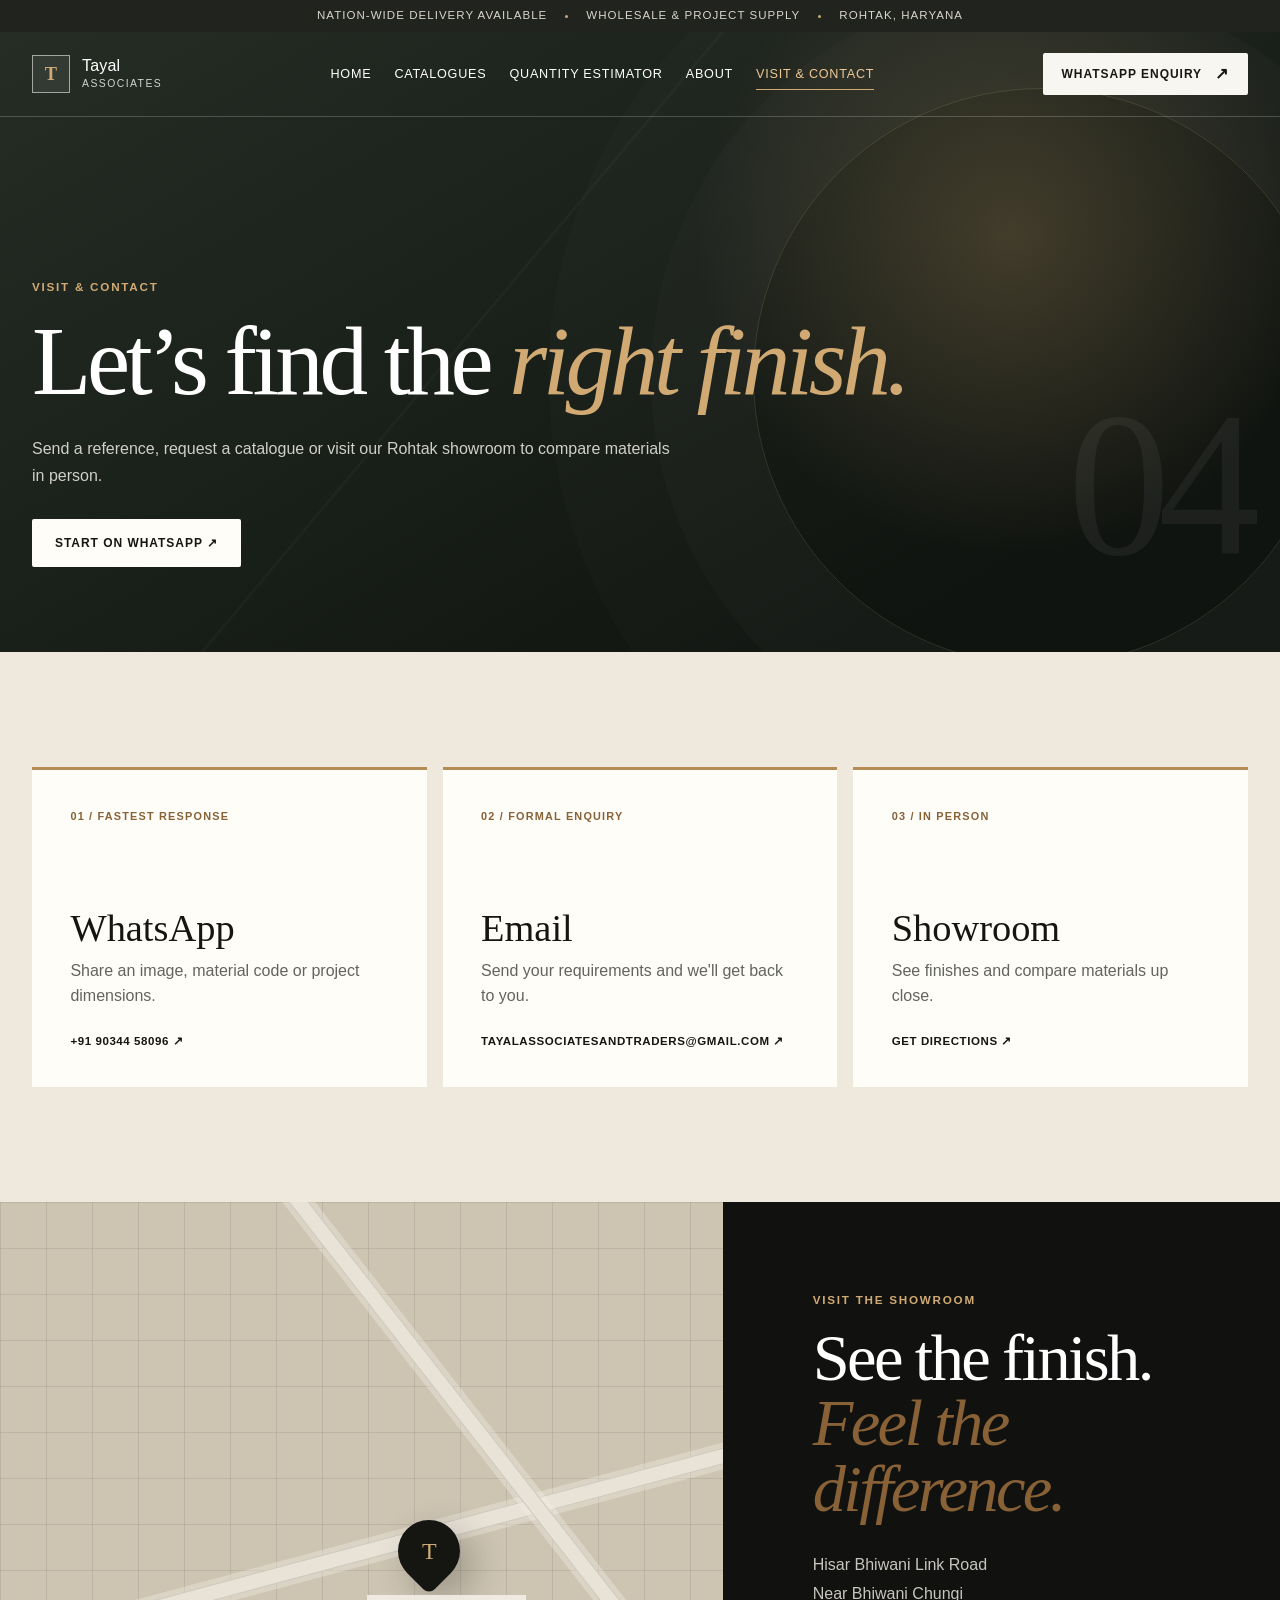
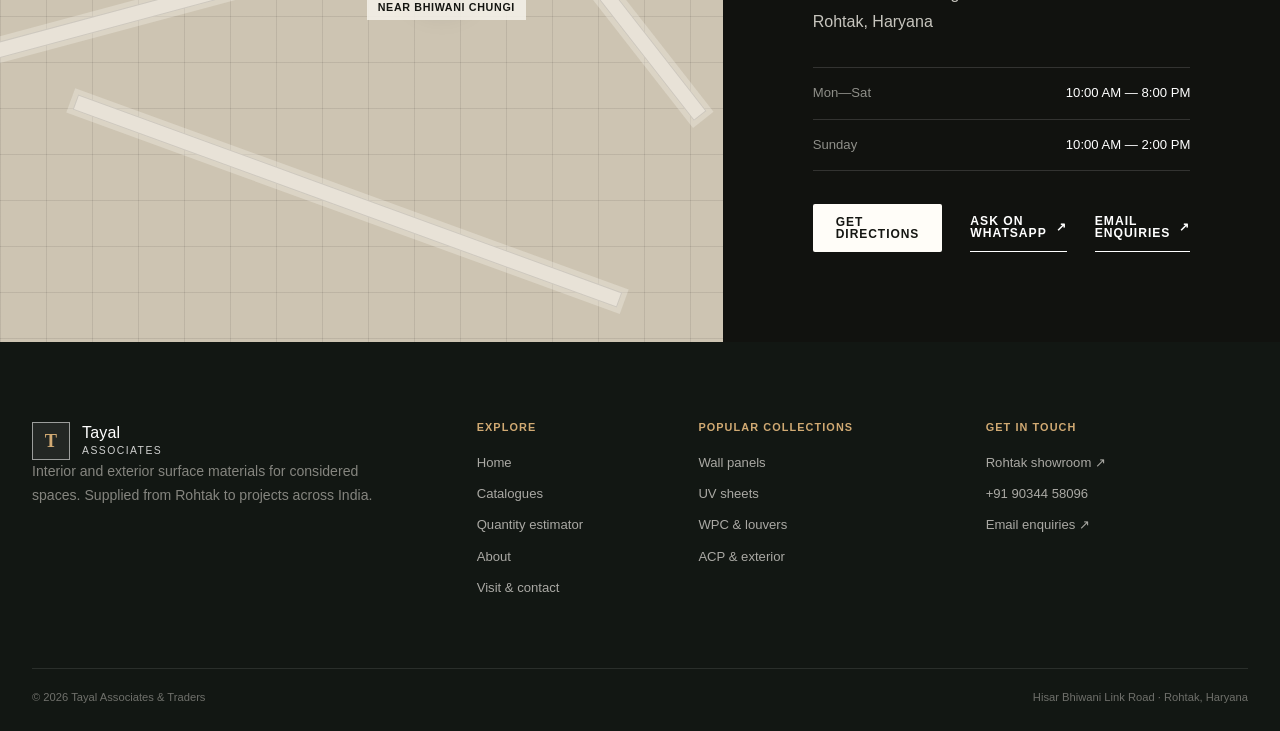
<file: contact.html>
<!doctype html><html lang="en"><head><meta charset="UTF-8"><meta name="viewport" content="width=device-width,initial-scale=1,viewport-fit=cover"><meta name="description" content="Visit the Tayal Associates & Traders showroom in Rohtak or enquire by WhatsApp and email."><meta name="theme-color" content="#141714"><title>Visit & Contact | Tayal Associates & Traders</title><link rel="icon" type="image/svg+xml" href="data:image/svg+xml,%3Csvg xmlns='http://www.w3.org/2000/svg' viewBox='0 0 64 64'%3E%3Crect width='64' height='64' rx='14' fill='%23141714'/%3E%3Cpath d='M14 16h36v8H36v26h-8V24H14z' fill='%23caa46c'/%3E%3C/svg%3E"><style>:root {
  --ink: #151612;
  --ink-soft: #25261f;
  --paper: #f4f1e9;
  --paper-bright: #fbfaf6;
  --cream: #e9e2d3;
  --bronze: #c7a06a;
  --bronze-dark: #906c3e;
  --line: rgba(21, 22, 18, 0.15);
  --white-line: rgba(255, 255, 255, 0.2);
  --green: #1f7a4c;
  --shell: min(1400px, calc(100% - 48px));
  --serif: "Playfair Display", Georgia, serif;
  --sans: "Manrope", "Segoe UI", sans-serif;
  --body: "DM Sans", "Segoe UI", sans-serif;
}

* { box-sizing: border-box; }
[hidden] { display: none !important; }
html { scroll-behavior: smooth; overflow-x: clip; -webkit-text-size-adjust: 100%; text-size-adjust: 100%; }
body {
  margin: 0;
  background: var(--paper);
  color: var(--ink);
  font-family: var(--body);
  font-size: 1rem;
  line-height: 1.55;
  -webkit-font-smoothing: antialiased;
  overflow-x: clip;
}
body.menu-open { overflow: hidden; }
img { display: block; max-width: 100%; }
a { color: inherit; text-decoration: none; }
button, input, select { font: inherit; }
button, a, input, select { touch-action: manipulation; }
.shell { width: var(--shell); margin-inline: auto; }
.sr-only {
  position: absolute; width: 1px; height: 1px; padding: 0; margin: -1px;
  overflow: hidden; clip: rect(0, 0, 0, 0); white-space: nowrap; border: 0;
}
.skip-link {
  position: fixed; z-index: 1000; top: 10px; left: 10px; padding: 10px 16px;
  background: var(--paper-bright); color: var(--ink); transform: translateY(-150%);
}
.skip-link:focus { transform: translateY(0); }

.announcement { background: #0d0e0c; color: #d9d5cb; font: 500 .72rem/1 var(--sans); letter-spacing: .09em; text-transform: uppercase; }
.announcement__inner { min-height: 32px; display: flex; align-items: center; justify-content: center; gap: 18px; }
.announcement__dot { width: 3px; height: 3px; border-radius: 50%; background: var(--bronze); }

.site-header { position: absolute; inset: 32px 0 auto; z-index: 20; color: #fff; border-bottom: 1px solid var(--white-line); }
.nav-wrap { height: 84px; display: grid; grid-template-columns: auto 1fr auto; align-items: center; gap: 40px; }
.brand { display: inline-flex; align-items: center; gap: 12px; font: 500 1rem/1 var(--sans); letter-spacing: .01em; }
.brand__mark { display: grid; place-items: center; width: 38px; height: 38px; border: 1px solid rgba(255,255,255,.55); font: 600 1.15rem/1 var(--serif); color: var(--bronze); }
.brand__name strong { display: block; font-weight: 500; letter-spacing: .14em; text-transform: uppercase; font-size: .65rem; margin-top: 5px; opacity: .8; }
.desktop-nav { display: flex; justify-content: center; gap: clamp(18px, 2.4vw, 38px); font: 500 .79rem/1 var(--sans); letter-spacing: .06em; text-transform: uppercase; }
.desktop-nav a { position: relative; padding-block: 34px; }
.desktop-nav a::after { content: ""; position: absolute; left: 0; right: 100%; bottom: 24px; height: 1px; background: var(--bronze); transition: right .25s ease; }
.desktop-nav a:hover::after, .desktop-nav a:focus-visible::after { right: 0; }
.nav-actions { display: flex; align-items: center; gap: 14px; }
.icon-button, .menu-button { appearance: none; border: 0; background: transparent; color: inherit; cursor: pointer; }
.icon-button { width: 42px; height: 42px; display: grid; place-items: center; position: relative; }
.icon-button svg { width: 20px; fill: none; stroke: currentColor; stroke-width: 1.6; }
.favourites-count { position: absolute; top: 1px; right: 0; min-width: 17px; height: 17px; padding: 0 4px; display: grid; place-items: center; border-radius: 12px; background: var(--bronze); color: #111; font: 700 .62rem/1 var(--sans); }

.button { display: inline-flex; min-height: 48px; align-items: center; justify-content: center; padding: 0 22px; border: 1px solid transparent; font: 600 .75rem/1 var(--sans); letter-spacing: .08em; text-transform: uppercase; transition: background-color .22s ease, color .22s ease, border-color .22s ease, transform .22s ease; cursor: pointer; }
.button:hover { transform: translateY(-2px); }
.button--nav { min-height: 42px; padding-inline: 18px; }
.button--whatsapp { background: #f7f6f0; color: #171813; }
.button--whatsapp:hover { background: var(--bronze); }
.button--light { background: var(--paper-bright); color: var(--ink); }
.button--light:hover { background: var(--bronze); }

.menu-button { display: none; width: 44px; height: 44px; padding: 12px 8px; }
.menu-button span:not(.sr-only) { display: block; height: 1px; background: currentColor; margin: 5px 0; transition: transform .2s ease, opacity .2s ease; }
.mobile-menu { position: fixed; inset: 116px 0 0; padding: 36px 24px; background: #11120f; }
.mobile-menu a:not(.button) { display: block; padding: 16px 0; border-bottom: 1px solid rgba(255,255,255,.12); font: 500 1.4rem/1.2 var(--serif); }
.mobile-menu .button { margin-top: 28px; width: 100%; }

.hero { position: relative; min-height: min(850px, 92vh); display: grid; align-items: end; overflow: hidden; background: #24231e; color: #fff; }
.hero__image, .hero__scrim { position: absolute; inset: 0; width: 100%; height: 100%; }
.hero__image { object-fit: cover; object-position: center; }
.hero__scrim { background: linear-gradient(90deg, rgba(10,11,9,.9) 0%, rgba(10,11,9,.66) 36%, rgba(10,11,9,.13) 70%), linear-gradient(0deg, rgba(5,6,5,.72) 0%, transparent 48%); }
.hero__content { position: relative; z-index: 2; padding-top: 200px; padding-bottom: clamp(68px, 9vh, 110px); }
.eyebrow { display: flex; align-items: center; gap: 12px; margin: 0 0 24px; font: 600 .73rem/1.3 var(--sans); letter-spacing: .14em; text-transform: uppercase; color: #ddd7c9; }
.eyebrow span { width: 34px; height: 1px; background: var(--bronze); }
.hero h1 { max-width: 770px; margin: 0; font: 500 clamp(3.6rem, 7vw, 7.1rem)/.91 var(--serif); letter-spacing: -.045em; text-wrap: balance; }
.hero h1 em { display: block; color: var(--bronze); font-weight: 500; }
.hero__lede { max-width: 600px; margin: 26px 0 32px; color: #dedbd4; font-size: clamp(1rem, 1.3vw, 1.18rem); line-height: 1.7; }
.hero__actions { display: flex; align-items: center; gap: 28px; }
.text-link { display: inline-flex; align-items: center; gap: 9px; padding-block: 12px; border-bottom: 1px solid currentColor; font: 600 .76rem/1 var(--sans); letter-spacing: .08em; text-transform: uppercase; }
.text-link span { transition: transform .2s ease; }
.text-link:hover span { transform: translate(3px, -3px); }
.concept-note { margin: 24px 0 0; color: rgba(255,255,255,.56); font-size: .76rem; }
.hero__index { position: absolute; z-index: 2; right: 34px; bottom: 50px; display: flex; align-items: center; gap: 10px; font: 500 .68rem/1 var(--sans); letter-spacing: .1em; }
.hero__index i { width: 64px; height: 1px; background: rgba(255,255,255,.38); position: relative; }
.hero__index i::before { content: ""; position: absolute; left: 0; top: 0; width: 25%; height: 1px; background: var(--bronze); }

.proof { background: #131410; color: #fff; border-top: 1px solid rgba(255,255,255,.08); }
.proof__grid { display: grid; grid-template-columns: repeat(4, 1fr); }
.proof__item { min-height: 130px; padding: 28px clamp(18px, 3vw, 44px); display: flex; flex-direction: column; justify-content: center; gap: 7px; border-right: 1px solid rgba(255,255,255,.11); }
.proof__item:first-child { border-left: 1px solid rgba(255,255,255,.11); }
.proof__item strong { color: var(--bronze); font: 500 clamp(1.55rem, 2.4vw, 2.35rem)/1 var(--serif); }
.proof__item span { color: #aeadab; font-size: .83rem; }
.preview-spacer { height: 60px; }

:focus-visible { outline: 2px solid var(--bronze); outline-offset: 4px; }

@media (max-width: 1020px) {
  .desktop-nav, .button--nav { display: none; }
  .nav-wrap { grid-template-columns: auto 1fr; }
  .nav-actions { justify-self: end; }
  .menu-button { display: block; }
  .proof__grid { grid-template-columns: repeat(2, 1fr); }
  .proof__item:nth-child(2) { border-right: 0; }
  .proof__item:nth-child(-n+2) { border-bottom: 1px solid rgba(255,255,255,.11); }
}

@media (max-width: 680px) {
  :root { --shell: calc(100% - 32px); }
  .announcement__inner { justify-content: center; overflow: hidden; white-space: nowrap; }
  .announcement__inner > span { display: none; }
  .announcement__inner > span:first-child { display: inline; }
  .site-header { inset-block-start: 32px; }
  .nav-wrap { height: 72px; }
  .brand__mark { width: 34px; height: 34px; }
  .hero { min-height: 810px; }
  .hero__image { object-position: 58% center; }
  .hero__scrim { background: linear-gradient(90deg, rgba(9,10,8,.87), rgba(9,10,8,.27)), linear-gradient(0deg, rgba(6,7,6,.93) 0%, rgba(6,7,6,.2) 68%); }
  .hero__content { padding-top: 170px; padding-bottom: 54px; }
  .hero h1 { font-size: clamp(3.2rem, 16vw, 4.7rem); }
  .hero__lede { margin-block: 22px 28px; line-height: 1.6; }
  .hero__actions { align-items: flex-start; flex-direction: column; gap: 10px; }
  .hero__actions .button { width: 100%; }
  .hero__index { display: none; }
  .proof__item { min-height: 112px; padding: 22px 14px; }
  .proof__item strong { font-size: 1.45rem; }
  .proof__item span { font-size: .76rem; }
  .mobile-menu { inset-block-start: 104px; }
}

@media (prefers-reduced-motion: reduce) {
  html { scroll-behavior: auto; }
  *, *::before, *::after { transition-duration: .01ms !important; animation-duration: .01ms !important; animation-iteration-count: 1 !important; }
}

/* Refined collection and conversion experience */
.section { padding: clamp(86px, 10vw, 150px) 0; }
.section[id], .brands[id], .calculator[id], .visit[id] { scroll-margin-top: 20px; }
.section-head { display: grid; grid-template-columns: minmax(0, 1.4fr) minmax(280px, .6fr); align-items: end; gap: 70px; margin-bottom: 56px; }
.section-head h2,
.brands h2,
.calculator h2,
.project-supply h2,
.visit h2 { margin: 0; font: 500 clamp(2.9rem, 5.2vw, 5.4rem)/.98 var(--serif); letter-spacing: -.04em; }
.section-head h2 em,
.brands h2 em,
.calculator h2 em,
.visit h2 em { color: var(--bronze-dark); font-weight: 500; }
.section-head > p { max-width: 480px; margin: 0; color: #64645d; font-size: 1.05rem; line-height: 1.75; }
.kicker { margin: 0 0 18px; color: var(--bronze-dark); font: 700 .73rem/1.3 var(--sans); letter-spacing: .15em; text-transform: uppercase; }
.kicker--light { color: var(--bronze); }

.drive-catalogues { background: #dfd6c5; }
.drive-catalogues .section-head { align-items: start; }
.drive-catalogues .section-head h2 { max-width: 850px; }
.catalogue-lead { max-width: 520px; justify-self: end; }
.catalogue-lead > p { margin: 0 0 20px; color: #5e5e57; font-size: 1.05rem; line-height: 1.75; }
.volume-menu { position: sticky; z-index: 8; top: 84px; display: grid; grid-template-columns: repeat(4, 1fr); gap: 1px; margin: 18px 0 64px; padding: 1px; background: rgba(21,22,18,.2); box-shadow: 0 16px 36px rgba(21,22,18,.08); }
.volume-menu a { min-height: 72px; display: flex; align-items: center; gap: 12px; padding: 14px 16px; background: #f2ede3; font: 650 .72rem/1.25 var(--sans); letter-spacing: .035em; text-transform: uppercase; transition: background .2s ease, color .2s ease; }
.volume-menu a:hover, .volume-menu a:focus-visible { background: #171814; color: #fff; }
.volume-menu span { color: var(--bronze); font-size: .64rem; }
.catalogue-series { padding-top: 42px; border-top: 1px solid rgba(21,22,18,.26); }
.catalogue-series[id] { scroll-margin-top: 178px; }
.catalogue-series + .catalogue-series { margin-top: 90px; }
.series-head { display: grid; grid-template-columns: minmax(190px,.42fr) minmax(0,1fr); gap: clamp(40px,7vw,110px); align-items: start; margin-bottom: 38px; }
.series-head > div:first-child { display: flex; align-items: baseline; gap: 18px; color: var(--bronze-dark); }
.series-head > div:first-child span { font: 600 .75rem/1 var(--sans); letter-spacing: .1em; }
.series-head > div:first-child p { margin: 0; font: 700 .72rem/1.3 var(--sans); letter-spacing: .12em; text-transform: uppercase; }
.series-head h3 { max-width: 720px; margin: 0; font: 500 clamp(2.2rem,3.8vw,4rem)/1 var(--serif); letter-spacing: -.035em; }
.series-head > div:last-child > p { max-width: 760px; margin: 20px 0 0; color: #5f5f58; line-height: 1.72; }
.spec-row { display: flex; flex-wrap: wrap; gap: 8px; margin-top: 22px; }
.spec-row span { min-height: 34px; display: inline-flex; align-items: center; padding: 0 13px; border: 1px solid rgba(21,22,18,.28); border-radius: 100px; font: 600 .7rem/1 var(--sans); letter-spacing: .04em; }
.drive-grid { display: grid; grid-template-columns: repeat(4,minmax(0,1fr)); gap: 14px; }
.drive-card { min-width: 0; display: flex; flex-direction: column; background: #11120f; color: #fff; overflow: hidden; transition: transform .28s ease, box-shadow .28s ease; }
.drive-card:hover { transform: translateY(-5px); box-shadow: 0 20px 44px rgba(42,31,18,.18); }
.drive-card__visual { position: relative; aspect-ratio: 4/5; overflow: hidden; background: #292a25; }
.drive-card__visual img { width: 100%; height: 100%; object-fit: cover; transition: transform .5s cubic-bezier(.2,.7,.2,1); }
.drive-card:hover .drive-card__visual img { transform: scale(1.025); }
.drive-card__placeholder { height: 100%; display: flex; flex-direction: column; justify-content: flex-end; gap: 18px; padding: 24px; background: linear-gradient(135deg, #22231e, #5b5347 58%, #b18b5d); }
.drive-card__placeholder span { width: fit-content; padding: 7px 10px; border: 1px solid rgba(255,255,255,.4); color: #f6ead8; font: 700 .64rem/1 var(--sans); letter-spacing: .12em; }
.drive-card__placeholder strong { max-width: 11ch; color: #fff; font: 500 clamp(1.55rem,2.2vw,2.35rem)/.98 var(--serif); text-wrap: balance; }
.drive-card__volume { position: absolute; top: 12px; left: 12px; padding: 7px 9px; background: rgba(17,18,15,.88); color: var(--bronze); font: 700 .64rem/1 var(--sans); letter-spacing: .08em; text-transform: uppercase; }
.drive-card__body { min-height: 114px; display: flex; flex-direction: column; justify-content: space-between; gap: 18px; padding: 19px; }
.drive-card__body strong { display: block; font: 500 1.28rem/1.2 var(--serif); }
.drive-card__body small { color: #85847e; font: 500 .78rem/1.45 var(--sans); }
.drive-card__body span { display: flex; align-items: center; justify-content: space-between; gap: 12px; color: #b1b0aa; font: 600 .69rem/1 var(--sans); letter-spacing: .07em; text-transform: uppercase; }
.drive-card__body span i { color: var(--bronze); font-style: normal; font-size: .9rem; }
.catalogue-video-card { max-width: 920px; margin-left: auto; overflow: hidden; background: #171814; color: #fff; box-shadow: 0 20px 60px rgba(21,22,18,.18); }
.catalogue-video-card__media { aspect-ratio: 16 / 9; background: #080906; }
.catalogue-video-card video { display: block; width: 100%; height: 100%; object-fit: contain; }
.catalogue-video-card__body { display: flex; align-items: end; justify-content: space-between; gap: 28px; padding: 24px 28px; }
.catalogue-video-card__body > div > span { color: var(--bronze); font: 700 .68rem/1 var(--sans); letter-spacing: .08em; text-transform: uppercase; }
.catalogue-video-card__body h4 { margin: 8px 0 0; font: 500 1.55rem/1.1 var(--serif); }
.catalogue-video-card__body .text-link { color: #fff; white-space: nowrap; }

.collection { background: var(--paper); }
.category-grid { display: grid; grid-template-columns: repeat(12, 1fr); grid-auto-rows: 280px; gap: 12px; }
.category-card { position: relative; grid-column: span 3; display: flex; align-items: flex-end; overflow: hidden; isolation: isolate; color: #fff; background: #292a25; }
.category-card--large { grid-column: span 6; grid-row: span 2; }
.category-card::after { content: ""; position: absolute; z-index: -1; inset: 0; background: linear-gradient(0deg, rgba(8,9,8,.85) 0%, rgba(8,9,8,.08) 68%); }
.category-card__number { position: absolute; z-index: 2; top: 20px; left: 22px; color: rgba(255,255,255,.7); font: 500 .72rem/1 var(--sans); letter-spacing: .12em; }
.category-card__copy { position: relative; z-index: 2; width: 100%; padding: 26px; }
.category-card__copy p { margin: 0 0 7px; color: var(--bronze); font: 600 .67rem/1 var(--sans); letter-spacing: .13em; text-transform: uppercase; }
.category-card__copy h3 { margin: 0; font: 500 clamp(1.45rem, 2.2vw, 2.25rem)/1.12 var(--serif); }
.category-card__copy > span { display: inline-block; margin-top: 16px; padding-bottom: 5px; border-bottom: 1px solid rgba(255,255,255,.5); font: 600 .68rem/1 var(--sans); letter-spacing: .07em; text-transform: uppercase; opacity: 0; transform: translateY(8px); transition: opacity .25s ease, transform .25s ease; }
.category-card:hover .category-card__copy > span,
.category-card:focus-visible .category-card__copy > span { opacity: 1; transform: translateY(0); }
.material { position: absolute; z-index: -2; inset: 0; transition: transform .7s cubic-bezier(.2,.7,.2,1); }
.category-card:hover .material { transform: scale(1.035); }
.material::before, .material::after, .material span { content: ""; position: absolute; }
.material--pvc { background: linear-gradient(135deg, #c8a475 0 33%, #6d4d33 33% 34%, #a9784e 34% 66%, #462f25 66% 67%, #d4b78e 67%); }
.material--pvc::before { inset: 8% 12%; border: 1px solid rgba(255,255,255,.27); box-shadow: 24px 20px 45px rgba(0,0,0,.35); transform: skewY(-3deg); }
.material--pvc::after { inset: 0; background: repeating-linear-gradient(101deg, transparent 0 28px, rgba(255,255,255,.055) 30px, transparent 32px 49px); }
.material--acp { background: linear-gradient(145deg, #9fa3a0 0 23%, #444841 23.5% 49%, #c2b79e 49.5% 75%, #686b66 75.5%); }
.material--acp::after { inset: 0; background: linear-gradient(120deg, transparent 25%, rgba(255,255,255,.2) 26%, transparent 28%); }
.material--louver { background: repeating-linear-gradient(90deg, #10110f 0 14px, #313029 14px 22px, #171814 22px 34px); }
.material--louver::after { inset: 0; background: linear-gradient(115deg, transparent 25%, rgba(202,164,108,.3) 55%, transparent 75%); }
.material--laminate { background: linear-gradient(115deg, #b2875a, #5a3b29 60%, #b68c60); }
.material--laminate::after { inset: 0; background: repeating-radial-gradient(ellipse at 10% 50%, transparent 0 14px, rgba(44,24,13,.24) 15px 17px, transparent 18px 39px); transform: scale(1.4) rotate(-8deg); }
.material--board { background: #d4cfbf; }
.material--board::before { inset: 14% -10% 19% 14%; background: #767f78; box-shadow: -24px 28px 0 #e4e0d5, 22px 55px 0 #a99e87; transform: rotate(-10deg); }

.catalogue { background: #11120f; color: #f4f1e9; }
.catalogue__intro { display: grid; grid-template-columns: 1fr 1fr; column-gap: 70px; align-items: end; margin-bottom: 52px; }
.catalogue__intro .kicker { grid-column: 1 / -1; }
.catalogue__intro h2 { max-width: 720px; margin: 0; font: 500 clamp(2.8rem, 5vw, 5.1rem)/1 var(--serif); letter-spacing: -.04em; }
.catalogue__intro > p:last-child { max-width: 520px; margin: 0 0 6px; color: #aaa9a4; line-height: 1.75; }
.catalogue-tools { display: grid; grid-template-columns: minmax(280px, 1fr) auto auto; align-items: center; gap: 20px; padding: 18px 0; border-block: 1px solid rgba(255,255,255,.14); margin-bottom: 38px; }
.search-field { min-height: 48px; display: flex; align-items: center; gap: 12px; border-right: 1px solid rgba(255,255,255,.14); }
.search-field svg { width: 20px; fill: none; stroke: #b9b7af; stroke-width: 1.6; }
.search-field input { width: 100%; border: 0; outline: 0; background: transparent; color: #fff; font-size: .95rem; }
.search-field input::placeholder { color: #84847f; }
.filter-list { display: flex; gap: 8px; overflow-x: auto; scrollbar-width: none; }
.filter-list::-webkit-scrollbar { display: none; }
.filter-chip { min-height: 38px; padding: 0 15px; border: 1px solid rgba(255,255,255,.16); border-radius: 100px; background: transparent; color: #aaa9a4; font: 600 .72rem/1 var(--sans); letter-spacing: .04em; cursor: pointer; white-space: nowrap; }
.filter-chip.is-active { background: var(--paper-bright); border-color: var(--paper-bright); color: var(--ink); }
.results-count { margin: 0; color: #878781; font-size: .76rem; white-space: nowrap; }
.product-grid { display: grid; grid-template-columns: repeat(3, 1fr); gap: 14px; }
.product-card { min-width: 0; background: #1b1c18; border: 1px solid rgba(255,255,255,.08); transition: transform .3s ease, border-color .3s ease; }
.product-card:hover { transform: translateY(-5px); border-color: rgba(202,164,108,.45); }
.product-card[hidden] { display: none; }
.product-card__visual { position: relative; aspect-ratio: 1.12; overflow: hidden; background-color: #363731; }
.product-card__visual::before, .product-card__visual::after { content: ""; position: absolute; }
.product-card__visual--pvc { background: linear-gradient(135deg, #e0d5be 0 49%, #998367 49.5% 52%, #b66d3e 52.5%); }
.product-card__visual--pvc::before { inset: 17% 13%; background: #d8ceb9; border: 1px solid rgba(255,255,255,.45); box-shadow: 25px 23px 0 #8a3d24, 50px 46px 0 #74604c; transform: rotate(-4deg); }
.product-card__visual--acp { background: linear-gradient(130deg, #383b3a, #919993 50%, #474b48); }
.product-card__visual--acp::before { width: 62%; height: 70%; left: 19%; top: 15%; background: linear-gradient(145deg, #adaf9f, #494f4f); border: 1px solid rgba(255,255,255,.45); box-shadow: 20px 20px 38px rgba(0,0,0,.28); transform: skewY(-8deg); }
.product-card__visual--charcoal { background: repeating-linear-gradient(90deg, #12130f 0 15px, #2c2d27 15px 25px, #0f100d 25px 38px); }
.product-card__visual--charcoal::after { inset: 0; background: radial-gradient(circle at 66% 33%, rgba(202,164,108,.35), transparent 45%); }
.product-card__visual--laminate { background: linear-gradient(90deg, #ad8158, #795133 45%, #c39b6c); }
.product-card__visual--laminate::after { inset: -40%; background: repeating-radial-gradient(ellipse, transparent 0 20px, rgba(52,29,13,.3) 21px 23px, transparent 24px 60px); transform: rotate(-14deg); }
.product-card__visual--board { background: #b3aea1; }
.product-card__visual--board::before { inset: 12% 20%; background: #e2ddd0; box-shadow: 20px 20px 0 #6e756f, 40px 40px 0 #a89981; transform: rotate(-7deg); }
.product-card__visual--louver { background: repeating-linear-gradient(110deg, #4f3928 0 13px, #9d6f48 14px 25px, #2e231c 26px 38px); }
.product-card__visual--louver::after { inset: 0; background: linear-gradient(115deg, rgba(255,255,255,.08), transparent 50%, rgba(0,0,0,.25)); }
.product-card__badge { position: absolute; z-index: 2; top: 14px; left: 14px; padding: 7px 10px; background: rgba(17,18,15,.88); color: var(--bronze); font: 700 .63rem/1 var(--sans); letter-spacing: .08em; text-transform: uppercase; }
.save-button { position: absolute; z-index: 2; top: 12px; right: 12px; width: 42px; height: 42px; display: grid; place-items: center; border: 1px solid rgba(255,255,255,.28); border-radius: 50%; background: rgba(17,18,15,.62); color: #fff; cursor: pointer; backdrop-filter: blur(8px); }
.save-button svg { width: 19px; fill: transparent; stroke: currentColor; stroke-width: 1.6; transition: fill .2s ease, color .2s ease; }
.save-button[aria-pressed="true"] { color: var(--bronze); border-color: var(--bronze); }
.save-button[aria-pressed="true"] svg { fill: currentColor; }
.sample-label { position: absolute; z-index: 2; left: 14px; bottom: 12px; color: rgba(255,255,255,.72); font-size: .65rem; letter-spacing: .08em; text-transform: uppercase; }
.product-card__body { padding: 24px; }
.product-card__body > div:first-child { min-height: 67px; }
.product-card__body p { margin: 0; }
.product-card__body > div:first-child p { color: var(--bronze); font: 600 .67rem/1 var(--sans); letter-spacing: .11em; text-transform: uppercase; }
.product-card__body h3 { margin: 8px 0 0; font: 500 1.55rem/1.15 var(--serif); }
.product-card__description { min-height: 74px; margin-top: 14px !important; color: #a9a8a1; font-size: .86rem; line-height: 1.62; }
.product-card__meta { display: flex; justify-content: space-between; gap: 10px; margin: 22px 0 18px; padding: 13px 0; border-block: 1px solid rgba(255,255,255,.1); color: #85857f; font-size: .68rem; }
.product-enquiry { display: flex; align-items: center; justify-content: space-between; color: #e5e2da; font: 600 .72rem/1 var(--sans); letter-spacing: .07em; text-transform: uppercase; }
.product-enquiry span { color: var(--bronze); transition: transform .2s ease; }
.product-enquiry:hover span { transform: translate(3px, -3px); }
.catalogue-empty { padding: 54px; text-align: center; border: 1px dashed rgba(255,255,255,.2); }
.catalogue-empty h3 { margin: 0 0 8px; font: 500 1.8rem/1.2 var(--serif); }
.catalogue-empty p { margin: 0; color: #999892; }
.price-note { display: flex; align-items: center; gap: 18px; margin-top: 28px; padding: 20px 24px; border: 1px solid rgba(255,255,255,.12); background: rgba(255,255,255,.035); }
.price-note > span { flex: 0 0 30px; width: 30px; height: 30px; display: grid; place-items: center; border: 1px solid var(--bronze); border-radius: 50%; color: var(--bronze); font: 600 .82rem/1 var(--serif); }
.price-note p { margin: 0; color: #a9a8a1; font-size: .84rem; }
.price-note strong { color: #e7e4dc; }

.brands { padding: clamp(88px, 10vw, 150px) 0; background: #d8d0c0; }
.brands__inner { display: grid; grid-template-columns: .8fr 1.2fr; gap: clamp(60px, 9vw, 150px); align-items: start; }
.brands__copy { position: sticky; top: 40px; }
.brands__copy > p:last-child { max-width: 480px; margin: 28px 0 0; color: #5c5c55; line-height: 1.75; }
.brand-list { border-top: 1px solid rgba(21,22,18,.34); }
.brand-list > div { min-height: 92px; display: grid; grid-template-columns: 54px 1fr; align-items: center; border-bottom: 1px solid rgba(21,22,18,.24); transition: padding-left .25s ease, background-color .25s ease; }
.brand-list > div:hover { padding-left: 14px; background: rgba(255,255,255,.18); }
.brand-list span { color: #7a776f; font: 500 .66rem/1 var(--sans); letter-spacing: .1em; }
.brand-list strong { font: 500 clamp(1.5rem, 2.3vw, 2.45rem)/1 var(--serif); }

.services { background: var(--paper-bright); }
.service-layout { display: grid; grid-template-columns: 1fr 1fr; min-height: 590px; }
.service-feature { position: relative; display: flex; align-items: flex-end; padding: clamp(34px, 5vw, 72px); overflow: hidden; background: #23241f; color: #fff; }
.service-feature::before { content: ""; position: absolute; inset: 0; background: repeating-linear-gradient(90deg, transparent 0 70px, rgba(255,255,255,.04) 70px 71px), radial-gradient(circle at 80% 10%, rgba(202,164,108,.24), transparent 33%); }
.service-feature::after { content: ""; position: absolute; width: 240px; height: 340px; right: -25px; top: -20px; border: 1px solid rgba(202,164,108,.4); transform: rotate(14deg); }
.service-feature__index { position: absolute; top: 34px; left: 38px; color: var(--bronze); font: 500 .72rem/1 var(--sans); }
.service-feature > div { position: relative; z-index: 1; max-width: 510px; }
.service-feature h3 { margin: 0 0 22px; font: 500 clamp(2.5rem, 4.2vw, 4.5rem)/1 var(--serif); letter-spacing: -.035em; }
.service-feature p:not(.kicker) { margin: 0 0 26px; color: #b8b7b1; line-height: 1.72; }
.service-list { display: grid; grid-template-rows: repeat(3, 1fr); border-block: 1px solid var(--line); }
.service-list article { display: grid; grid-template-columns: 72px 1fr; align-items: center; padding: 30px 46px; border-bottom: 1px solid var(--line); }
.service-list article:last-child { border-bottom: 0; }
.service-list article > span { color: var(--bronze-dark); font: 600 .7rem/1 var(--sans); }
.service-list h3 { margin: 0 0 9px; font: 500 1.65rem/1.2 var(--serif); }
.service-list p { max-width: 520px; margin: 0; color: #66665f; font-size: .9rem; line-height: 1.6; }

.calculator { padding: clamp(90px, 10vw, 150px) 0; background: #151612; color: #fff; }
.calculator__grid { display: grid; grid-template-columns: .8fr 1.2fr; gap: clamp(55px, 8vw, 120px); align-items: center; }
.calculator__copy > p:nth-of-type(2) { max-width: 520px; margin: 28px 0; color: #aaa9a4; line-height: 1.75; }
.calculator__copy ul { margin: 28px 0 0; padding: 0; list-style: none; border-top: 1px solid rgba(255,255,255,.13); }
.calculator__copy li { padding: 15px 0 15px 28px; border-bottom: 1px solid rgba(255,255,255,.13); color: #c5c3bd; font-size: .87rem; position: relative; }
.calculator__copy li::before { content: ""; position: absolute; left: 2px; top: 22px; width: 8px; height: 1px; background: var(--bronze); }
.calculator-card { background: var(--paper-bright); color: var(--ink); padding: clamp(28px, 4.2vw, 58px); box-shadow: 0 30px 90px rgba(0,0,0,.25); }
.calculator-card__head { display: grid; grid-template-columns: 38px 1fr auto; align-items: center; gap: 12px; margin-bottom: 18px; }
.calculator-card__head:not(:first-child) { margin-top: 34px; }
.calculator-card__head > span { color: var(--bronze-dark); font: 700 .67rem/1 var(--sans); }
.calculator-card__head h3 { margin: 0; font: 600 .87rem/1 var(--sans); letter-spacing: .08em; text-transform: uppercase; }
.calculator-card__head small { color: #74746c; font-size: .7rem; }
.unit-picker { min-height: 34px; max-width: 150px; padding: 0 28px 0 10px; border: 1px solid #c9c5bb; border-radius: 2px; background: #fff; color: var(--ink); font: 600 .7rem/1 var(--sans); }
.unit-picker:focus-visible { outline: 2px solid var(--bronze-dark); outline-offset: 2px; }
.field-grid { display: grid; grid-template-columns: 1fr 1fr; gap: 14px; }
.field-grid label > span, .range-field > span { display: block; margin-bottom: 8px; color: #66665f; font-size: .75rem; }
.input-wrap { display: flex; align-items: center; border: 1px solid #ccc8bd; background: #fff; }
.input-wrap:focus-within { border-color: var(--bronze-dark); box-shadow: 0 0 0 2px rgba(144,108,62,.14); }
.input-wrap input { min-width: 0; width: 100%; min-height: 50px; padding: 0 14px; border: 0; outline: 0; background: transparent; color: var(--ink); font-size: 1rem; }
.input-wrap > span { padding-right: 14px; color: #77766f; font-size: .75rem; }
.range-field { display: block; margin: 28px 0; }
.range-field > span { display: flex; justify-content: space-between; }
.range-field output { color: var(--ink); font-weight: 600; }
.range-field input { width: 100%; accent-color: var(--bronze-dark); }
.button--dark { background: var(--ink); color: #fff; }
.button--dark:hover { background: var(--bronze-dark); }
.calculator-card > .button { width: 100%; }
.calculator-result { margin-top: 18px; padding: 22px; background: #e9e2d3; text-align: center; }
.calculator-result p { margin: 0 0 5px; color: #67665e; font-size: .74rem; text-transform: uppercase; letter-spacing: .08em; }
.calculator-result strong { display: block; font: 500 2.25rem/1.1 var(--serif); }
.calculator-result small { display: block; margin-top: 7px; color: #67665e; }
.calculator-disclaimer { margin: 16px 0 0; color: #77766e; font-size: .72rem; line-height: 1.5; text-align: center; }

.project-supply { padding: clamp(80px, 9vw, 130px) 0; background: var(--paper); }
.project-supply__grid { display: grid; grid-template-columns: .55fr 1fr .78fr; gap: clamp(35px, 6vw, 90px); align-items: center; }
.project-supply__number { color: var(--bronze-dark); font: 500 clamp(5.8rem, 10vw, 10rem)/.8 var(--serif); letter-spacing: -.06em; }
.project-supply__number span { font-size: .42em; vertical-align: top; }
.project-supply h2 { font-size: clamp(2.4rem, 4vw, 4.5rem); }
.project-supply__details p { margin: 0 0 16px; color: #63635c; line-height: 1.7; }
.project-supply__details strong { color: var(--ink); }
.button--outline { margin-top: 8px; border-color: var(--ink); color: var(--ink); background: transparent; }
.button--outline:hover { background: var(--ink); color: #fff; }

.visit { padding: 0; background: #11120f; }
.visit__panel { display: grid; grid-template-columns: 1.15fr .85fr; min-height: 670px; }
.visit__map { position: relative; min-height: 540px; overflow: hidden; background: #cdc4b2; }
.map-grid { position: absolute; inset: 0; background-image: linear-gradient(rgba(21,22,18,.09) 1px, transparent 1px), linear-gradient(90deg, rgba(21,22,18,.09) 1px, transparent 1px); background-size: 46px 46px; }
.map-road { position: absolute; display: block; height: 16px; background: #e8e2d7; border: 1px solid rgba(21,22,18,.12); box-shadow: 0 0 0 5px rgba(244,241,233,.35); }
.map-road--one { width: 130%; left: -10%; top: 45%; transform: rotate(-15deg); }
.map-road--two { width: 105%; left: 12%; top: 28%; transform: rotate(52deg); }
.map-road--three { width: 80%; left: 8%; bottom: 18%; transform: rotate(20deg); }
.map-pin { position: absolute; z-index: 2; left: 55%; top: 43%; width: 62px; height: 62px; display: grid; place-items: center; border-radius: 50% 50% 50% 8px; background: var(--ink); color: var(--bronze); transform: rotate(-45deg); box-shadow: 0 18px 36px rgba(0,0,0,.24); }
.map-pin i { font: 500 1.5rem/1 var(--serif); transform: rotate(45deg); }
.visit__map p { position: absolute; z-index: 2; left: calc(55% - 31px); top: calc(43% + 75px); margin: 0; padding: 7px 11px; background: rgba(244,241,233,.88); color: var(--ink); font: 600 .67rem/1 var(--sans); letter-spacing: .06em; text-transform: uppercase; }
.visit__content { display: flex; flex-direction: column; justify-content: center; padding: clamp(48px, 7vw, 100px); color: #fff; }
.visit__content address { margin: 30px 0; color: #c7c5be; font-style: normal; line-height: 1.8; }
.hours { border-top: 1px solid rgba(255,255,255,.14); }
.hours > div { display: flex; justify-content: space-between; gap: 20px; padding: 15px 0; border-bottom: 1px solid rgba(255,255,255,.14); font-size: .82rem; }
.hours span { color: #8f8f89; }
.hours strong { font-weight: 500; }
.visit__actions { display: flex; align-items: center; gap: 28px; margin-top: 32px; }

.footer { padding: 80px 0 24px; background: #090a08; color: #fff; }
.footer__top { display: grid; grid-template-columns: 1.35fr .6fr .85fr .9fr; gap: 50px; padding-bottom: 70px; }
.brand--footer { margin-bottom: 24px; }
.footer__top > div:first-child > p { max-width: 360px; margin: 0; color: #85857f; font-size: .88rem; line-height: 1.7; }
.footer__links { display: flex; flex-direction: column; gap: 11px; }
.footer__links p, .footer__cta p { margin: 0 0 9px; color: var(--bronze); font: 700 .68rem/1 var(--sans); letter-spacing: .1em; text-transform: uppercase; }
.footer__links a { color: #aaa9a4; font-size: .82rem; }
.footer__links a:hover { color: #fff; }
.footer__cta .button { width: 100%; margin-top: 10px; }
.footer__bottom { display: flex; justify-content: space-between; gap: 24px; padding-top: 20px; border-top: 1px solid rgba(255,255,255,.1); color: #6f706b; font-size: .7rem; }

.mobile-cta { display: none; position: fixed; z-index: 40; left: 10px; right: 10px; bottom: max(10px, env(safe-area-inset-bottom)); padding: 6px; background: rgba(17,18,15,.92); box-shadow: 0 8px 30px rgba(0,0,0,.28); backdrop-filter: blur(12px); opacity: 0; pointer-events: none; transform: translateY(calc(100% + 24px)); transition: opacity .24s ease, transform .3s cubic-bezier(.2,.75,.2,1); }
.mobile-cta.is-visible { opacity: 1; pointer-events: auto; transform: translateY(0); }
.mobile-cta a { min-height: 48px; display: grid; place-items: center; padding: 0 14px; color: #fff; font: 600 .69rem/1 var(--sans); letter-spacing: .07em; text-transform: uppercase; }
.mobile-cta__primary { background: #f4f1e9; color: var(--ink) !important; }

.drawer-overlay { position: fixed; z-index: 98; inset: 0; background: rgba(5,6,5,.62); backdrop-filter: blur(3px); }
.favourites-drawer { position: fixed; z-index: 99; top: 0; right: 0; bottom: 0; width: min(440px, 100%); display: flex; flex-direction: column; background: var(--paper-bright); color: var(--ink); transform: translateX(102%); transition: transform .35s cubic-bezier(.2,.75,.2,1); box-shadow: -24px 0 60px rgba(0,0,0,.2); }
.favourites-drawer.is-open { transform: translateX(0); }
.favourites-drawer__head { display: flex; justify-content: space-between; align-items: flex-start; padding: 30px; border-bottom: 1px solid var(--line); }
.favourites-drawer__head p { margin: 0 0 4px; color: var(--bronze-dark); font: 700 .65rem/1 var(--sans); letter-spacing: .1em; text-transform: uppercase; }
.favourites-drawer__head h2 { margin: 0; font: 500 2rem/1.1 var(--serif); }
.drawer-close { width: 42px; height: 42px; border: 1px solid var(--line); background: transparent; color: var(--ink); font-size: 1.65rem; cursor: pointer; }
.favourites-drawer__body { flex: 1; overflow-y: auto; padding: 18px 30px; }
.saved-empty { display: grid; place-items: center; min-height: 240px; padding: 30px; border: 1px dashed var(--line); text-align: center; }
.saved-empty p { margin: 0; color: #6f6f68; }
.saved-item { display: grid; grid-template-columns: 56px 1fr auto; align-items: center; gap: 14px; padding: 15px 0; border-bottom: 1px solid var(--line); }
.saved-item__swatch { width: 56px; height: 56px; background: linear-gradient(135deg, #c7a06a, #2e2f2a); }
.saved-item strong { display: block; font: 500 1rem/1.2 var(--serif); }
.saved-item small { color: #77766f; }
.saved-item button { border: 0; background: transparent; color: #696962; text-decoration: underline; cursor: pointer; font-size: .7rem; }
.favourites-drawer__foot { padding: 24px 30px 30px; border-top: 1px solid var(--line); }
.favourites-drawer__foot p { margin: 0 0 16px; color: #71716a; font-size: .73rem; line-height: 1.5; }
.favourites-drawer__foot .button { width: 100%; }

body.motion-ready .reveal { opacity: 0; transform: translateY(24px); transition: opacity .65s ease, transform .65s ease; }
body.motion-ready .reveal.is-visible { opacity: 1; transform: translateY(0); }

@media (max-width: 1160px) {
  .category-grid { grid-auto-rows: 250px; }
  .category-card { grid-column: span 6; }
  .category-card--large { grid-column: span 12; grid-row: span 1; }
  .product-grid { grid-template-columns: repeat(2, 1fr); }
  .catalogue-tools { grid-template-columns: 1fr auto; }
  .filter-list { grid-row: 2; grid-column: 1 / -1; }
  .results-count { grid-row: 1; grid-column: 2; }
  .footer__top { grid-template-columns: 1.2fr .7fr .9fr; }
  .footer__cta { grid-column: 1 / -1; max-width: 360px; }
}

@media (max-width: 900px) {
  .section-head, .catalogue__intro, .brands__inner, .calculator__grid, .project-supply__grid { grid-template-columns: 1fr; gap: 28px; }
  .section-head > p, .catalogue__intro > p:last-child { max-width: 680px; }
  .brands__copy { position: static; }
  .service-layout { grid-template-columns: 1fr; }
  .service-feature { min-height: 520px; }
  .service-list article { min-height: 150px; }
  .project-supply__number { margin-bottom: 10px; }
  .project-supply__details { max-width: 650px; }
  .visit__panel { grid-template-columns: 1fr; }
  .visit__map { min-height: 440px; }
  .footer__top { grid-template-columns: 1fr 1fr; }
  .footer__cta { grid-column: auto; }
}

@media (max-width: 680px) {
  :root { --shell: calc(100% - 28px); }
  body { padding-bottom: calc(76px + env(safe-area-inset-bottom)); }
  .shell, .section-head > *, .catalogue__intro > *, .brands__inner > *, .calculator__grid > *, .project-supply__grid > * { min-width: 0; }
  .section { padding: 72px 0; }
  .section-head { margin-bottom: 34px; }
  .section-head h2, .brands h2, .calculator h2, .project-supply h2, .visit h2 { font-size: clamp(2.35rem, 11vw, 3.25rem); line-height: 1.02; }
  .section-head > p, .catalogue__intro > p:last-child { font-size: 1rem; line-height: 1.65; }
  .category-grid { grid-template-columns: 1fr; grid-auto-rows: 255px; gap: 10px; }
  .category-card, .category-card--large { grid-column: auto; grid-row: auto; }
  .category-card__copy > span { opacity: 1; transform: none; }
  .catalogue__intro { margin-bottom: 36px; }
  .catalogue__intro h2 { font-size: clamp(2.35rem, 11vw, 3.15rem); line-height: 1.02; }
  .catalogue-tools { display: block; }
  .search-field { border-right: 0; border-bottom: 1px solid rgba(255,255,255,.13); margin-bottom: 14px; }
  .filter-list { margin: 0 -16px; padding: 0 16px 6px; }
  .results-count { margin-top: 12px; }
  .product-grid { grid-template-columns: 1fr; gap: 18px; }
  .product-card__visual { aspect-ratio: 1.2; }
  .product-card__body { padding: 20px; }
  .product-card__body > div:first-child { min-height: 60px; }
  .product-card__description { min-height: auto; }
  .product-card__meta { flex-wrap: wrap; }
  .price-note { align-items: flex-start; padding: 18px; }
  .brands { padding: 72px 0; }
  .brand-list > div { min-height: 78px; }
  .service-feature { min-height: 440px; padding: 32px 22px; }
  .service-feature__index { left: 24px; }
  .service-feature h3 { font-size: clamp(2.2rem, 11vw, 2.8rem); }
  .service-list article { grid-template-columns: 42px 1fr; min-height: 0; padding: 27px 20px; }
  .service-list h3 { font-size: 1.4rem; }
  .calculator-card { margin-inline: 0; padding: 27px 18px; }
  .calculator-card__head { grid-template-columns: 30px 1fr; }
  .calculator-card__head small { grid-column: 2; }
  .calculator-card__head .unit-picker { grid-column: 2; max-width: 100%; width: 100%; }
  .field-grid { grid-template-columns: 1fr; }
  .project-supply__number { font-size: 4.8rem; }
  .visit__map { min-height: 310px; }
  .map-pin { left: 48%; }
  .visit__content { padding: 54px 20px; }
  .visit__actions { align-items: flex-start; flex-direction: column; gap: 14px; }
  .visit__actions .button { width: 100%; }
  .footer { padding-top: 62px; }
  .footer__top { grid-template-columns: 1fr; gap: 40px; padding-bottom: 48px; }
  .footer__cta { max-width: none; }
  .footer__bottom { flex-direction: column; gap: 8px; }
  .mobile-cta { display: grid; grid-template-columns: .7fr 1.25fr .5fr; }
}

@media (max-width: 680px) {
  .announcement__inner { min-height: 30px; }
  .site-header { inset-block-start: 30px; }
  .nav-wrap { height: 68px; gap: 10px; }
  .brand { gap: 9px; }
  .brand__mark { width: 32px; height: 32px; }
  .brand__name { font-size: .9rem; }
  .brand__name strong { font-size: .58rem; }
  .nav-actions { gap: 2px; }
  .icon-button, .menu-button { width: 42px; height: 42px; }
  .mobile-menu { inset-block-start: 98px; padding: 26px 18px calc(96px + env(safe-area-inset-bottom)); overflow-y: auto; }

  .hero { min-height: 0; align-items: stretch; background: #151612; }
  .hero__image { inset: 0 0 auto; height: 47%; object-position: 61% center; }
  .hero__scrim { background: linear-gradient(180deg, rgba(8,9,8,.12) 0%, rgba(8,9,8,.18) 27%, rgba(21,22,18,.96) 48%, #151612 62%), linear-gradient(90deg, rgba(8,9,8,.55), rgba(8,9,8,.05)); }
  .hero__content { padding-top: clamp(278px, 44svh, 338px); padding-bottom: 44px; }
  .eyebrow { max-width: 250px; margin-bottom: 16px; font-size: .65rem; line-height: 1.45; letter-spacing: .12em; }
  .eyebrow span { width: 24px; flex: 0 0 24px; }
  .hero h1 { max-width: 9ch; font-size: clamp(2.8rem, 13.5vw, 3.75rem); line-height: .96; letter-spacing: -.035em; }
  .hero__lede { margin-block: 20px 22px; font-size: 1rem; line-height: 1.55; }
  .hero__actions { gap: 8px; }
  .hero__actions .button { min-height: 50px; }
  .concept-note { display: none; }

  .category-card__copy { padding: 22px; }
  .category-card__copy h3 { font-size: clamp(1.65rem, 8vw, 2rem); }
  .kicker { margin-bottom: 14px; }
  .hours > div { align-items: flex-start; }
  .hours strong { text-align: right; }
  .favourites-drawer__head, .favourites-drawer__body { padding-inline: 20px; }
  .favourites-drawer__foot { padding: 20px calc(20px + env(safe-area-inset-right)) calc(24px + env(safe-area-inset-bottom)) calc(20px + env(safe-area-inset-left)); }
}

@media (max-width: 380px) {
  :root { --shell: calc(100% - 24px); }
  .hero__content { padding-top: clamp(258px, 42svh, 310px); }
  .hero h1 { font-size: clamp(2.65rem, 14.5vw, 3.25rem); }
  .hero__lede { font-size: .96rem; }
  .section { padding: 64px 0; }
  .section-head h2, .catalogue__intro h2, .brands h2, .calculator h2, .project-supply h2, .visit h2 { font-size: 2.35rem; }
  .mobile-cta { left: 6px; right: 6px; bottom: max(6px, env(safe-area-inset-bottom)); grid-template-columns: .72fr 1.18fr .5fr; }
  .mobile-cta a { min-height: 46px; padding-inline: 8px; font-size: .62rem; }
}

@media (max-width: 1160px) {
  .drive-grid { grid-template-columns: repeat(3,minmax(0,1fr)); }
}

@media (max-width: 900px) {
  .catalogue-lead { max-width: 680px; justify-self: start; }
  .volume-menu { position: static; grid-template-columns: repeat(2,1fr); }
  .series-head { grid-template-columns: 1fr; gap: 22px; }
  .drive-grid { grid-template-columns: repeat(2,minmax(0,1fr)); }
}

@media (max-width: 680px) {
  .drive-catalogues { padding-bottom: 78px; }
  .catalogue-lead > p { font-size: 1rem; line-height: 1.65; }
  .volume-menu { display: flex; gap: 8px; margin: 4px -14px 52px 0; padding: 2px 14px 14px 0; overflow-x: auto; background: transparent; box-shadow: none; scrollbar-width: none; scroll-snap-type: inline mandatory; }
  .volume-menu::-webkit-scrollbar { display: none; }
  .volume-menu a { flex: 0 0 min(68vw,230px); min-height: 66px; border: 1px solid rgba(21,22,18,.18); scroll-snap-align: start; }
  .catalogue-series { padding-top: 30px; }
  .catalogue-series[id] { scroll-margin-top: 112px; }
  .catalogue-series + .catalogue-series { margin-top: 66px; }
  .series-head { margin-bottom: 26px; }
  .series-head h3 { font-size: clamp(2.1rem,10.5vw,2.8rem); }
  .series-head > div:last-child > p { margin-top: 16px; }
  .spec-row { margin-top: 18px; }
  .drive-grid { grid-template-columns: none; grid-auto-flow: column; grid-auto-columns: min(82vw,280px); gap: 12px; margin-right: -14px; padding: 2px 14px 18px 0; overflow-x: auto; overscroll-behavior-inline: contain; scroll-snap-type: inline mandatory; scrollbar-width: none; }
  .drive-grid::-webkit-scrollbar { display: none; }
  .drive-card { scroll-snap-align: start; }
  .drive-card__body { min-height: 104px; }
  .catalogue-video-card__body { display: grid; padding: 20px; }
  .catalogue-video-card__body .text-link { justify-self: start; }
}

/* Multi-page editorial layer */
:root { --paper: #f5f1e8; --paper-bright: #fffdf8; --bronze: #d1aa73; --bronze-dark: #886137; --shell: min(1440px, calc(100% - 64px)); }
body { background: var(--paper); }
::selection { background: #d8ba8c; color: #151612; }
:focus-visible { outline: 3px solid #d1aa73; outline-offset: 3px; }
.announcement { background: #20231e; }
.site-header { border-color: rgba(255,255,255,.2); }
.desktop-nav { gap: clamp(14px, 1.8vw, 28px); }
.desktop-nav a { white-space: nowrap; }
.desktop-nav a[aria-current="page"]::after { right: 0; }
.desktop-nav a[aria-current="page"] { color: #efc897; }
.brand__mark { background: rgba(255,255,255,.07); }
.button { gap: 13px; border-radius: 2px; }
.button span { font-size: 1rem; line-height: 0; }
.button:active, .directory-grid a:active, .contact-options__grid a:active { transform: translateY(0) scale(.99); }
.hero { min-height: min(850px, 92svh); }
.hero__image { object-position: center 48%; }
.hero__scrim { background: linear-gradient(90deg, rgba(8,11,9,.88), rgba(8,11,9,.48) 47%, rgba(8,11,9,.12) 78%), linear-gradient(0deg, rgba(8,11,9,.68), transparent 45%); }
.hero h1 { font-size: clamp(3.7rem, 7vw, 7.2rem); }
.proof__item { min-height: 118px; }
.section { padding-block: clamp(80px, 9vw, 140px); }
.page-masthead { position: relative; isolation: isolate; display: flex; align-items: end; min-height: clamp(420px, 55vw, 620px); padding: 190px 0 85px; background: #1d241e; color: #fff; overflow: hidden; }
.page-masthead::before { content: ""; position: absolute; z-index: -1; inset: 0; background: radial-gradient(circle at 79% 33%, rgba(211,171,112,.23), transparent 29%), linear-gradient(130deg, transparent 40%, rgba(255,255,255,.035) 40.1%, transparent 40.3%), linear-gradient(150deg, #252d25, #101410 82%); }
.page-masthead::after { content: ""; position: absolute; z-index: -1; width: 45vw; height: 45vw; max-width: 650px; max-height: 650px; right: -4vw; top: 9%; border: 1px solid rgba(218,190,148,.16); border-radius: 50%; box-shadow: 0 0 0 8vw rgba(255,255,255,.015), 0 0 0 16vw rgba(255,255,255,.01); }
.page-masthead__inner { display: flex; align-items: end; justify-content: space-between; gap: 40px; }
.page-masthead .kicker { margin-bottom: 20px; }
.page-masthead h1 { max-width: 960px; margin: 0; font: 500 clamp(3.6rem, 7.6vw, 7.2rem)/.97 var(--serif); letter-spacing: -.045em; text-wrap: balance; }
.page-masthead h1 em { color: var(--bronze); font-weight: 500; }
.page-masthead__inner > div > p:not(.kicker) { max-width: 650px; margin: 28px 0 0; color: #d0d0c8; font-size: clamp(1rem, 1.25vw, 1.15rem); line-height: 1.65; }
.page-masthead .button { margin-top: 30px; }
.page-masthead__number { font: 500 clamp(5rem, 16vw, 15rem)/.8 var(--serif); color: rgba(255,255,255,.055); letter-spacing: -.06em; }
.page-directory .section-head { margin-bottom: 46px; }
.directory-grid { display: grid; grid-template-columns: repeat(3, minmax(0, 1fr)); border-top: 1px solid var(--line); border-left: 1px solid var(--line); }
.directory-grid a { display: flex; min-height: 310px; flex-direction: column; align-items: start; position: relative; padding: clamp(24px, 3vw, 45px); border-right: 1px solid var(--line); border-bottom: 1px solid var(--line); background: #f7f4ec; transition: background .3s ease, transform .3s ease; }
.directory-grid a:hover, .directory-grid a:focus-visible { background: #e9e2d3; }
.directory-grid span, .contact-options__grid span { font: 700 .68rem/1.4 var(--sans); letter-spacing: .11em; text-transform: uppercase; color: var(--bronze-dark); }
.directory-grid strong { display: block; max-width: 12ch; margin-top: auto; font: 500 clamp(2rem, 2.75vw, 3.25rem)/1.05 var(--serif); letter-spacing: -.035em; }
.directory-grid small { margin-top: 14px; color: #66675f; font-size: .9rem; }
.directory-grid i { position: absolute; right: 32px; top: 28px; color: var(--bronze-dark); font: normal 1.3rem/1 var(--sans); transition: transform .25s; }
.directory-grid a:hover i { transform: translate(4px, -4px); }
.editorial-split { display: grid; grid-template-columns: 1fr 1fr; min-height: 600px; background: #d8cebc; }
.editorial-split__image { min-height: 600px; overflow: hidden; }
.editorial-split__image { position: relative; isolation: isolate; }
.editorial-split__image img { width: 100%; height: 100%; object-fit: cover; }
.image-credit { position: absolute; right: max(16px, env(safe-area-inset-right)); bottom: max(16px, env(safe-area-inset-bottom)); display: inline-flex; min-height: 44px; align-items: center; gap: 10px; padding: 8px 14px; background: rgba(18,22,18,.82); color: #fff; font: 600 .7rem/1.2 var(--sans); letter-spacing: .04em; backdrop-filter: blur(10px); }
.image-credit:hover { background: #1f2a21; }
.image-credit:focus-visible { outline-color: #fff; }
.editorial-split__copy { align-self: center; max-width: 680px; padding: clamp(40px, 7vw, 110px); }
.editorial-split__copy h2, .closing-cta h2, .office-invite h2 { margin: 0; font: 500 clamp(2.8rem, 4.6vw, 5.4rem)/1.03 var(--serif); letter-spacing: -.045em; }
.editorial-split__copy h2 em, .office-invite h2 em { color: #74552d; }
.editorial-split__copy > p:not(.kicker), .office-invite p:not(.kicker) { max-width: 470px; margin: 26px 0; color: #4c4e47; line-height: 1.8; }
.closing-cta { background: #303a30; color: #fff; padding: clamp(80px, 9vw, 135px) 0; }
.closing-cta__inner { display: grid; grid-template-columns: 1.3fr .7fr; gap: 80px; align-items: end; }
.closing-cta h2 em { color: var(--bronze); font-weight: 500; }
.closing-cta__inner > div:last-child { max-width: 410px; }
.closing-cta__inner > div:last-child p { margin: 0 0 28px; color: #c7cbc5; line-height: 1.7; }
.drive-catalogues { background: var(--paper); }
.drive-catalogues > .shell > .section-head { align-items: end; }
.volume-menu { top: 10px; grid-template-columns: repeat(6, 1fr); margin-bottom: 82px; background: rgba(21,22,18,.12); }
.volume-menu a { min-height: 58px; padding: 11px 13px; background: #fffcf6; font-size: .64rem; }
.volume-menu a:hover { background: #29342b; }
.catalogue-series { scroll-margin-top: 30px; }
.drive-card { background: #fffdf8; border: 1px solid rgba(21,22,18,.1); transition: transform .3s ease, box-shadow .3s ease; }
.drive-card:hover { transform: translateY(-4px); box-shadow: 0 22px 36px rgba(24,31,23,.12); }
.drive-card__visual { background: #d3c5ae; }
.drive-card__visual img { object-fit: contain; background: #e7dfd0; }
.drive-card__body { min-height: 128px; }
.drive-card__body span { color: #615c52; }
.office-invite { background: #e8dfcf; }
.office-invite__inner { display: grid; grid-template-columns: 1fr 1fr; gap: 7vw; align-items: center; }
.office-invite__image { min-height: 440px; }
.office-invite__image img { width: 100%; height: 100%; max-height: 580px; object-fit: cover; }
.office-invite .button { margin-top: 8px; }
.note-grid { display: grid; grid-template-columns: repeat(3, 1fr); gap: 16px; }
.note-grid article { padding: 32px; background: #fffdf8; border-top: 2px solid var(--bronze-dark); }
.note-grid span { color: var(--bronze-dark); font: 700 .7rem/1 var(--sans); }
.note-grid h3 { margin: 34px 0 10px; font: 500 1.65rem/1.2 var(--serif); }
.note-grid p { margin: 0; color: #686961; font-size: .9rem; line-height: 1.65; }
.contact-options { background: #efe9dd; }
.contact-options__grid { display: grid; grid-template-columns: repeat(3, 1fr); gap: 16px; }
.contact-options__grid a { display: flex; flex-direction: column; align-items: start; min-height: 320px; padding: clamp(28px, 3vw, 44px); background: #fffdf8; border-top: 3px solid #b58b56; transition: transform .25s, background .25s; }
.contact-options__grid a:hover { transform: translateY(-4px); background: #f4eee2; }
.contact-options__grid h2 { margin: auto 0 12px; font: 500 clamp(2.25rem, 3vw, 3.4rem)/1 var(--serif); }
.contact-options__grid p { margin: 0 0 24px; color: #62645d; }
.contact-options__grid strong { font: 700 .72rem/1.4 var(--sans); letter-spacing: .05em; text-transform: uppercase; }
.footer { background: #121713; }
.footer__top { grid-template-columns: 1.5fr .65fr .9fr 1fr; gap: clamp(25px, 4vw, 70px); }
.footer__links a { overflow-wrap: anywhere; }
body[data-page="contact"] .mobile-cta, body:not([data-page="home"]) .mobile-cta { opacity: 1; pointer-events: auto; transform: translateY(0); }

@media (max-width: 1180px) {
  .desktop-nav { gap: 13px; font-size: .68rem; }
  .nav-wrap { gap: 18px; }
  .button--nav { padding-inline: 12px; font-size: .65rem; }
  .volume-menu { grid-template-columns: repeat(4,1fr); }
}
@media (max-width: 1020px) {
  .desktop-nav { display: none; }
  .menu-button { display: block; }
  .site-header { z-index: 50; }
  .mobile-menu { overflow-y: auto; overscroll-behavior: contain; }
  .mobile-menu a[aria-current="page"] { color: var(--bronze); }
  .nav-wrap { display: flex; justify-content: space-between; }
  .volume-menu { position: static; }
}
@media (max-width: 900px) {
  .directory-grid, .contact-options__grid, .note-grid { grid-template-columns: repeat(2, minmax(0,1fr)); }
  .editorial-split { min-height: 0; }
  .editorial-split__image { min-height: 500px; }
  .closing-cta__inner { grid-template-columns: 1fr; gap: 30px; }
  .office-invite__inner { gap: 30px; }
  .volume-menu { grid-template-columns: repeat(3,1fr); }
  .footer__top { grid-template-columns: 1fr 1fr; }
}
@media (max-width: 680px) {
  :root { --shell: calc(100% - 32px); }
  .announcement__inner { justify-content: center; gap: 9px; font-size: .58rem; }
  .announcement__inner span:nth-child(n+4) { display: none; }
  .site-header { inset-block-start: 30px; }
  .nav-wrap { height: 70px; }
  .button--nav { display: none; }
  .hero { min-height: 0; }
  .hero h1 { font-size: clamp(3.1rem, 13vw, 4.6rem); }
  .hero__actions { flex-wrap: wrap; }
  .hero__index { display: none; }
  .page-masthead { min-height: 430px; padding: 155px 0 64px; }
  .page-masthead h1 { font-size: clamp(2.9rem, 12vw, 4.6rem); }
  .page-masthead__inner > div > p:not(.kicker) { margin-top: 20px; line-height: 1.55; }
  .page-masthead__number { display: none; }
  .page-masthead::after { width: 85vw; height: 85vw; right: -40vw; }
  .directory-grid, .contact-options__grid, .note-grid { grid-template-columns: 1fr; }
  .directory-grid a { min-height: 215px; padding: 26px; }
  .directory-grid strong { font-size: 2.35rem; }
  .directory-grid i { right: 26px; top: 24px; }
  .editorial-split { display: flex; flex-direction: column; }
  .editorial-split__image { min-height: 0; height: auto; aspect-ratio: 4 / 3; }
  .editorial-split__copy { padding: 56px 22px 64px; }
  .closing-cta h2 { font-size: clamp(2.8rem, 11vw, 4.2rem); }
  .volume-menu { display: flex; margin: 0 -16px 48px 0; padding: 2px 16px 14px 0; }
  .volume-menu a { flex: 0 0 min(52vw,190px); min-height: 64px; }
  .drive-grid { grid-auto-columns: min(78vw, 285px); }
  .drive-card__body { min-height: 122px; }
  .office-invite__inner { grid-template-columns: 1fr; }
  .office-invite__image { min-height: 320px; }
  .contact-options__grid a { min-height: 245px; }
  .footer__top { grid-template-columns: 1fr; }
  .mobile-cta { left: 8px; right: 8px; grid-template-columns: .85fr 1.25fr .7fr; }
  .mobile-cta a { font-size: .6rem; }
  body { padding-bottom: 64px; }
}
@media (prefers-reduced-motion: reduce) {
  html { scroll-behavior: auto; }
  .button, .drive-card, .directory-grid a, .contact-options__grid a { transition: none; }
}

/* Material gallery and improved catalogue journey */
.site-header.is-scrolled { position: fixed; inset: 0 0 auto; background: rgba(19,25,20,.96); border-color: rgba(255,255,255,.13); box-shadow: 0 14px 32px rgba(0,0,0,.12); backdrop-filter: blur(16px); }
.site-header.is-scrolled .nav-wrap { height: 72px; }
.site-header.is-scrolled .mobile-menu { inset-block-start: 72px; }
.site-header.is-scrolled .desktop-nav a { padding-block: 29px; }
.site-header.is-scrolled .desktop-nav a::after { bottom: 20px; }
.page-directory .section-head { margin-bottom: 42px; }
.material-showcase { display: grid; grid-template-columns: repeat(3,minmax(0,1fr)); gap: 12px; }
.material-feature { position: relative; isolation: isolate; min-width: 0; min-height: clamp(430px,40vw,600px); display: flex; align-items: end; overflow: hidden; color: #fff; background: #283027; }
.material-feature::after { content: ""; position: absolute; z-index: -1; inset: 0; background: linear-gradient(0deg, rgba(12,17,13,.91), rgba(12,17,13,.1) 70%), linear-gradient(90deg,rgba(12,17,13,.26),transparent); }
.material-feature img { position: absolute; z-index: -2; inset: 0; width: 100%; height: 100%; object-fit: cover; transition: transform .65s cubic-bezier(.2,.7,.2,1); }
.material-feature:nth-child(1) img { object-position: 51% center; }
.material-feature:nth-child(2) img { object-position: 50% 45%; }
.material-feature:nth-child(3) img { object-position: 52% center; }
.material-feature:hover img, .material-feature:focus-visible img { transform: scale(1.045); }
.material-feature__copy { display: flex; width: 100%; flex-direction: column; align-items: start; padding: clamp(24px,3vw,42px); }
.material-feature__copy small { color: #e6c99e; font: 700 .69rem/1 var(--sans); letter-spacing: .13em; text-transform: uppercase; }
.material-feature__copy strong { margin-top: 18px; max-width: 12ch; font: 500 clamp(2.2rem,3.4vw,4rem)/1 var(--serif); letter-spacing: -.035em; }
.material-feature__copy > span { display: flex; width: 100%; align-items: center; justify-content: space-between; gap: 20px; margin-top: 29px; padding-top: 17px; border-top: 1px solid rgba(255,255,255,.4); font: 700 .68rem/1.3 var(--sans); letter-spacing: .07em; text-transform: uppercase; }
.material-feature__copy i { font: normal 1.25rem/1 var(--sans); transition: transform .25s; }
.material-feature:hover i { transform: translate(4px,-4px); }
.material-index { display: grid; grid-template-columns: repeat(3,minmax(0,1fr)); border-top: 1px solid var(--line); margin-top: 36px; }
.material-index p { grid-column: 1/-1; margin: 0; padding: 23px 0 14px; color: var(--bronze-dark); font: 700 .69rem/1 var(--sans); letter-spacing: .11em; text-transform: uppercase; }
.material-index a { display: flex; align-items: center; justify-content: space-between; gap: 20px; min-height: 82px; padding: 16px 22px 16px 0; border-bottom: 1px solid var(--line); font: 500 clamp(1.25rem,1.65vw,1.8rem)/1.15 var(--serif); transition: color .2s, padding-left .2s; }
.material-index a:not(:nth-child(3n + 2)) { padding-left: 22px; }
.material-index a:hover, .material-index a:focus-visible { color: var(--bronze-dark); padding-left: 12px; }
.material-index a span { flex: 0 0 auto; color: var(--bronze-dark); font: 1.1rem/1 var(--sans); }
.journey-steps { max-width: 480px; margin: 31px 0 28px; padding: 0; list-style: none; border-top: 1px solid rgba(21,22,18,.2); }
.journey-steps li { display: grid; grid-template-columns: 42px 1fr; gap: 16px; padding: 17px 0; border-bottom: 1px solid rgba(21,22,18,.2); }
.journey-steps li > span { margin-top: 5px; color: var(--bronze-dark); font: 700 .67rem/1 var(--sans); }
.journey-steps strong { font: 500 1.38rem/1.15 var(--serif); }
.journey-steps p { margin: 5px 0 0; color: #5e6058; font-size: .88rem; line-height: 1.6; }
.volume-menu__label { display: flex; align-items: center; justify-content: space-between; margin: 43px 0 9px; color: var(--bronze-dark); font: 700 .67rem/1 var(--sans); letter-spacing: .12em; text-transform: uppercase; }
.volume-menu { top: 76px; margin-top: 0; }
.volume-menu a.is-active, .volume-menu a[aria-current="location"] { background: #28352b; color: #fff; }
.volume-menu a.is-active span { color: #e4bb81; }
.catalogue-series[id] { scroll-margin-top: 230px; }
.series-head > div:last-child > p.series-volume-count { display: inline-flex; align-items: center; margin-top: 20px; padding: 8px 12px; border: 1px solid rgba(136,97,55,.32); border-radius: 2px; color: #80603b; font: 700 .66rem/1.2 var(--sans); letter-spacing: .08em; text-transform: uppercase; }
.series-volume-count__hint { display: none; }
.drive-card { color: var(--ink); }
.drive-card__primary { display: flex; min-width: 0; flex: 1; flex-direction: column; color: var(--ink); }
.drive-card__primary:focus-visible, .drive-card__enquiry:focus-visible { outline-offset: -3px; }
.drive-card__body { flex: 1; gap: 10px; }
.drive-card__body strong { color: var(--ink); }
.drive-card__body span { margin-top: auto; }
.drive-card__enquiry { display: flex; min-height: 48px; align-items: center; justify-content: space-between; gap: 10px; padding: 10px 18px; border-top: 1px solid rgba(21,22,18,.14); background: #f1ece1; color: #524128; font: 700 .68rem/1.25 var(--sans); letter-spacing: .04em; text-transform: uppercase; transition: background .2s, color .2s; }
.drive-card__enquiry:hover { background: #dfcfb4; color: #1d231e; }
.drive-card__enquiry span { font-size: 1rem; }
.page-masthead .library-count { margin-top: 22px !important; color: #d9d7ca !important; font: 700 .74rem/1.2 var(--sans) !important; letter-spacing: .08em; text-transform: uppercase; }
.library-count strong { color: #e6bb81; font-size: 1rem; }
.preset-label { margin: 2px 0 8px; color: #64655e; font: 600 .73rem/1 var(--sans); }
.size-preset { min-height: 40px; margin: 0 0 16px; padding: 0 14px; border: 1px solid #c9b392; background: #f5eee2; color: #3c392f; font: 700 .72rem/1.1 var(--sans); cursor: pointer; transition: background .2s, transform .2s; }
.size-preset:hover { background: #e6d4b8; transform: translateY(-1px); }
.size-preset span { margin-left: 10px; }
.estimate-enquiry { display: flex; min-height: 44px; align-items: center; justify-content: center; gap: 14px; margin-top: 18px; padding: 10px 14px; background: #26392b; color: #fff; font: 700 .65rem/1.3 var(--sans); letter-spacing: .07em; text-transform: uppercase; }
.estimate-enquiry:hover { background: #36543d; }
.contact-options__grid strong { overflow-wrap: anywhere; }

@media (max-width: 1020px) {
  .volume-menu { position: static; }
  .catalogue-series[id] { scroll-margin-top: 92px; }
}
@media (max-width: 900px) {
  .material-showcase { grid-template-columns: repeat(2,minmax(0,1fr)); }
  .material-feature:last-child { grid-column: 1/-1; min-height: 370px; }
  .material-index { grid-template-columns: repeat(2,minmax(0,1fr)); }
  .material-index a { padding-left: 0 !important; }
  .material-index a:nth-child(even) { padding-left: 18px !important; }
}
@media (max-width: 680px) {
  .material-showcase { grid-template-columns: 1fr; gap: 10px; }
  .material-feature, .material-feature:last-child { grid-column: auto; min-height: 370px; }
  .material-feature__copy strong { font-size: clamp(2.45rem,10vw,3.4rem); }
  .material-index { grid-template-columns: 1fr; margin-top: 27px; }
  .material-index a, .material-index a:nth-child(even) { padding-left: 0 !important; }
  .material-index a { min-height: 68px; }
  .volume-menu__label { margin-top: 25px; }
  .volume-menu { margin-top: 0; }
  .series-head > div:last-child > p.series-volume-count { margin-top: 15px; }
  .series-volume-count__hint { display: inline; }
  .drive-card__enquiry { min-height: 52px; }
  .journey-steps { margin-top: 25px; }
}
@media (prefers-reduced-motion: reduce) {
  .material-feature img, .material-feature__copy i, .material-index a, .drive-card__enquiry, .size-preset { transition: none; }
}

/* Device safe areas, short landscape screens, and system high-contrast modes */
@media (max-width: 680px) {
  .brand { min-height: 44px; }
  .menu-button { width: 44px; min-width: 44px; height: 44px; }
  .mobile-cta a { min-height: 44px; }
  .text-link { min-height: 44px; align-items: center; }
  .size-preset { min-height: 44px; }
  .unit-picker { min-height: 44px; }
  .field-grid input[type="number"], .field-grid select { min-height: 44px; }
  .wastage-control input[type="range"], input[type="range"] { min-height: 44px; }
  .mobile-cta {
    inset-inline-start: max(8px, env(safe-area-inset-left));
    inset-inline-end: max(8px, env(safe-area-inset-right));
    inset-block-end: max(8px, env(safe-area-inset-bottom));
  }
  body { padding-block-end: calc(64px + env(safe-area-inset-bottom)); }
  .footer__links a { display: inline-flex; min-height: 44px; align-items: center; }
}
@media (max-width: 900px) and (orientation: landscape) and (max-height: 520px) {
  .hero { min-height: max(520px, 100vh); min-height: max(520px, 100svh); }
  .hero__image { height: 100%; }
  .hero__scrim { background: linear-gradient(90deg, rgba(8,11,9,.9), rgba(8,11,9,.58) 52%, rgba(8,11,9,.17)), linear-gradient(0deg, rgba(8,11,9,.7), transparent 60%); }
  .hero__content { padding-top: clamp(150px, 35vh, 205px); padding-top: clamp(150px, 35svh, 205px); padding-bottom: 38px; }
  .hero h1 { max-width: 13ch; font-size: clamp(2.6rem, 7.5vw, 4rem); }
  .hero__lede { max-width: 560px; margin-block: 16px 18px; font-size: .96rem; }
  .hero__actions { align-items: center; flex-direction: row; gap: 18px; }
  .hero__actions .button { width: auto; }
  .editorial-split__image { min-height: 360px; height: 58vw; }
  .mobile-menu { padding-top: 18px; }
}
@media (forced-colors: active) {
  :focus-visible { outline: 3px solid Highlight; outline-offset: 3px; }
  .button, .menu-button, .volume-menu a, .mobile-cta a, .drive-card__enquiry { border: 1px solid ButtonText; }
  .material-feature::after { background: linear-gradient(0deg, CanvasText, transparent 85%); }
  .material-feature__copy, .material-feature__copy small { color: Canvas; }
}
</style></head><body data-page="contact"><a class="skip-link" href="#main">Skip to content</a>
  <div class="announcement"><div class="shell announcement__inner"><span>Nation-wide delivery available</span><span class="announcement__dot" aria-hidden="true"></span><span>Wholesale &amp; project supply</span><span class="announcement__dot" aria-hidden="true"></span><span>Rohtak, Haryana</span></div></div>
  <header class="site-header" id="top"><div class="shell nav-wrap"><a class="brand" href="index.html" aria-label="Tayal Associates and Traders home"><span class="brand__mark" aria-hidden="true">T</span><span class="brand__name">Tayal <strong>Associates</strong></span></a>
    <nav class="desktop-nav" aria-label="Main navigation"><a href="index.html">Home</a><a href="catalogues.html">Catalogues</a><a href="estimator.html">Quantity estimator</a><a href="about.html">About</a><a href="contact.html" aria-current="page">Visit & contact</a></nav>
    <div class="nav-actions"><a class="button button--whatsapp button--nav" href="https://wa.me/919034458096?text=Hello%20Tayal%20Associates%20%26%20Traders%2C%20I%20would%20like%20to%20enquire%20about%20your%20products." target="_blank" rel="noreferrer">WhatsApp enquiry <span aria-hidden="true">↗</span></a><button class="menu-button" type="button" aria-expanded="false" aria-controls="mobile-menu" aria-label="Open menu"><span></span><span></span><span></span></button></div>
  </div><nav class="mobile-menu" id="mobile-menu" aria-label="Mobile navigation" hidden><a href="index.html">Home</a><a href="catalogues.html">Catalogues</a><a href="estimator.html">Quantity estimator</a><a href="about.html">About</a><a href="contact.html" aria-current="page">Visit & contact</a><a class="button button--whatsapp" href="https://wa.me/919034458096?text=Hello%20Tayal%20Associates%20%26%20Traders%2C%20I%20would%20like%20to%20enquire%20about%20your%20products." target="_blank" rel="noreferrer">WhatsApp enquiry</a></nav></header><main id="main"><section class="page-masthead"><div class="shell page-masthead__inner"><div><p class="kicker kicker--light">Visit & contact</p><h1>Let’s find the <em>right finish.</em></h1><p>Send a reference, request a catalogue or visit our Rohtak showroom to compare materials in person.</p><a class="button button--light" href="https://wa.me/919034458096?text=Hello%20Tayal%20Associates%20%26%20Traders%2C%20I%20would%20like%20to%20enquire%20about%20your%20products." target="_blank" rel="noreferrer">Start on WhatsApp ↗</a></div><span class="page-masthead__number" aria-hidden="true">04</span></div></section><section class="contact-options section"><div class="shell contact-options__grid"><a href="https://wa.me/919034458096?text=Hello%20Tayal%20Associates%20%26%20Traders%2C%20I%20would%20like%20to%20enquire%20about%20your%20products." target="_blank" rel="noreferrer"><span>01 / Fastest response</span><h2>WhatsApp</h2><p>Share an image, material code or project dimensions.</p><strong>+91 90344 58096 ↗</strong></a><a href="https://mail.google.com/mail/?view=cm&amp;fs=1&amp;to=tayalassociatesandtraders@gmail.com" target="_blank" rel="noreferrer"><span>02 / Formal enquiry</span><h2>Email</h2><p>Send your requirements and we'll get back to you.</p><strong>tayalassociatesandtraders@gmail.com ↗</strong></a><a href="https://www.google.com/maps/search/?api=1&amp;query=Tayal%20Associates%20and%20Traders%2C%20Hisar%20Bhiwani%20Link%20Road%2C%20Near%20Bhiwani%20Chungi%2C%20Rohtak%2C%20Haryana" target="_blank" rel="noreferrer"><span>03 / In person</span><h2>Showroom</h2><p>See finishes and compare materials up close.</p><strong>Get directions ↗</strong></a></div></section>      <section class="visit" id="visit" aria-labelledby="visit-title">
        <div class="visit__panel reveal">
          <div class="visit__map" aria-hidden="true">
            <div class="map-grid"></div>
            <span class="map-road map-road--one"></span><span class="map-road map-road--two"></span><span class="map-road map-road--three"></span>
            <span class="map-pin"><i>T</i></span>
            <p>Near Bhiwani Chungi</p>
          </div>
          <div class="visit__content">
            <p class="kicker kicker--light">Visit the showroom</p>
            <h2 id="visit-title">See the finish.<br /><em>Feel the difference.</em></h2>
            <address>Hisar Bhiwani Link Road<br />Near Bhiwani Chungi<br />Rohtak, Haryana</address>
            <div class="hours">
              <div><span>Mon—Sat</span><strong>10:00 AM — 8:00 PM</strong></div>
              <div><span>Sunday</span><strong>10:00 AM — 2:00 PM</strong></div>
            </div>
            <div class="visit__actions">
              <a class="button button--light" href="https://www.google.com/maps/search/?api=1&amp;query=Tayal%20Associates%20and%20Traders%2C%20Hisar%20Bhiwani%20Link%20Road%2C%20Near%20Bhiwani%20Chungi%2C%20Rohtak%2C%20Haryana" target="_blank" rel="noreferrer">Get directions</a>
              <a class="text-link text-link--light" href="https://wa.me/919034458096?text=Hello%20Tayal%20Associates%20%26%20Traders%2C%20I%20plan%20to%20visit%20your%20showroom.%20Please%20share%20the%20location." target="_blank" rel="noreferrer">Ask on WhatsApp <span aria-hidden="true">↗</span></a>
              <a class="text-link text-link--light" href="https://mail.google.com/mail/?view=cm&amp;fs=1&amp;to=tayalassociatesandtraders@gmail.com" target="_blank" rel="noreferrer">Email enquiries <span aria-hidden="true">↗</span></a>
            </div>
          </div>
        </div>
      </section>
</main><footer class="footer"><div class="shell footer__top">
    <div><a class="brand" href="index.html" aria-label="Tayal Associates and Traders home"><span class="brand__mark" aria-hidden="true">T</span><span class="brand__name">Tayal <strong>Associates</strong></span></a><p>Interior and exterior surface materials for considered spaces. Supplied from Rohtak to projects across India.</p></div>
    <div class="footer__links"><p>Explore</p><a href="index.html">Home</a><a href="catalogues.html">Catalogues</a><a href="estimator.html">Quantity estimator</a><a href="about.html">About</a><a href="contact.html">Visit & contact</a></div>
    <div class="footer__links"><p>Popular collections</p><a href="catalogues.html#wall-panels">Wall panels</a><a href="catalogues.html#uv-sheets">UV sheets</a><a href="catalogues.html#wpc-louvers">WPC &amp; louvers</a><a href="catalogues.html#acp-exterior">ACP &amp; exterior</a></div>
    <div class="footer__links"><p>Get in touch</p><a href="https://www.google.com/maps/search/?api=1&amp;query=Tayal%20Associates%20and%20Traders%2C%20Hisar%20Bhiwani%20Link%20Road%2C%20Near%20Bhiwani%20Chungi%2C%20Rohtak%2C%20Haryana" target="_blank" rel="noreferrer">Rohtak showroom ↗</a><a href="https://wa.me/919034458096?text=Hello%20Tayal%20Associates%20%26%20Traders%2C%20I%20would%20like%20to%20enquire%20about%20your%20products." target="_blank" rel="noreferrer">+91 90344 58096</a><a href="https://mail.google.com/mail/?view=cm&amp;fs=1&amp;to=tayalassociatesandtraders@gmail.com" target="_blank" rel="noreferrer">Email enquiries ↗</a></div>
  </div><div class="shell footer__bottom"><span>© <span id="current-year"></span> Tayal Associates &amp; Traders</span><span>Hisar Bhiwani Link Road · Rohtak, Haryana</span></div></footer>
  <div class="mobile-cta" aria-label="Quick enquiry"><a href="https://www.google.com/maps/search/?api=1&amp;query=Tayal%20Associates%20and%20Traders%2C%20Hisar%20Bhiwani%20Link%20Road%2C%20Near%20Bhiwani%20Chungi%2C%20Rohtak%2C%20Haryana" target="_blank" rel="noreferrer">Directions</a><a class="mobile-cta__primary" href="https://wa.me/919034458096?text=Hello%20Tayal%20Associates%20%26%20Traders%2C%20I%20would%20like%20to%20enquire%20about%20your%20products." target="_blank" rel="noreferrer">WhatsApp</a><a href="https://mail.google.com/mail/?view=cm&amp;fs=1&amp;to=tayalassociatesandtraders@gmail.com" target="_blank" rel="noreferrer">Email</a></div><script>(() => {
  const driveCatalogues = {
    wall: [
      { title: "Tayal Wall Panel Vol. 1", meta: "Ready-to-install wall panel", image: "tayal1-product.jpg", fileId: "1BoL3hvQIzz1MuhAQ6EL6opCE3OVWNCAH" },
      { title: "Tayal Wall Panel Vol. 2", meta: "Ready-to-install wall panel", image: "tayal2-product.jpg", fileId: "1F6mBOvdRtnBm9ot2E6M1yjlzhki2e7NL" },
      { title: "Tayal Wall Panel Vol. 3", meta: "Ready-to-install wall panel", image: "tayal3-product.jpg", fileId: "1GSowCE4Vb7uGWEjcKX9tmTt0pBrtgecc" },
      { title: "Tayal Wall Panel Vol. 4", meta: "Ready-to-install wall panel", image: "tayal4-product.jpg", fileId: "179pZCcV0tbuvQHggGPjuwQzURbojLMjR" },
      { title: "Tayal Wall Panel Vol. 5", meta: "Ready-to-install wall panel", image: "tayal5-product.jpg", fileId: "1uexRxIcBV3TFSzOkus2YnLaAAadjyE9Z" },
      { title: "Tayal Wall Panel Vol. 6", meta: "Ready-to-install wall panel", image: "tayal6-product.jpg", fileId: "1IUcHyu7sD4xvsg5ENfAvb0_C1wxGI2mZ" },
      { title: "Tayal Wall Panel Vol. 7", meta: "Ready-to-install wall panel", image: "tayal7-product.jpg", fileId: "1OZ_YMQE38c2U6A-v9HWO-Crv_FmIffEv" },
      { title: "Tayal Wall Panel Vol. 8", meta: "Ready-to-install wall panel", image: "tayal8-product.jpg", fileId: "1TuNw7oxWBwI2UFGiXDSBu7jObKursLgv" },
      { title: "Tayal Wall Panel Vol. 9", meta: "Ready-to-install wall panel", image: "tayal9.jpg", fileId: "1sbRqwe9pzRkYcMFMQivea491Q8vacV_I" }
    ],
    uv: [
      { title: "UV Sheet Vol. 1", meta: "8 ft x 4 ft UV sheet", image: "uv1.jpg", fileId: "1oFNDWxsAdYnJcAnapynL9DXqs4No8Aux" },
      { title: "UV Sheet Vol. 2", meta: "8 ft x 4 ft UV sheet", image: "uv2-product.jpg", fileId: "1Iu3BdCyBP-Rn_vwfwn4JJdEPhvCi5XhS" },
      { title: "UV Sheet Vol. 3", meta: "8 ft x 4 ft UV sheet", image: "uv3-product.jpg", fileId: "18AQkCVaLbn3BrS9Xhj9Yl1x-O4qRIqVN" },
      { title: "UV Sheet Vol. 4", meta: "8 ft x 4 ft UV sheet", image: "uv4-product.jpg", fileId: "1nOFyckQncJz55SpOpGt7Rf1_R60Inxba" },
      { title: "UV Marble Sheets Updated", meta: "Marble finish sheets", image: "https://drive.google.com/thumbnail?id=1yld27Zw57WYMpFwzI7PSAE1EO0pVRj2O&sz=w900", fileId: "1yld27Zw57WYMpFwzI7PSAE1EO0pVRj2O" },
      { title: "Futureplast Digital Marble Sheets", meta: "Digital marble catalogue", image: "https://drive.google.com/thumbnail?id=1lxRTKW5JpxgQJgRWZZV0KSxGWMXwZciW&sz=w900", fileId: "1lxRTKW5JpxgQJgRWZZV0KSxGWMXwZciW" },
      { title: "Futureplast Superheavy", meta: "Heavy sheet collection", image: "https://drive.google.com/thumbnail?id=1lb0LJiv4E88fNgjULCFKtBGAG2Rij8lh&sz=w900", fileId: "1lb0LJiv4E88fNgjULCFKtBGAG2Rij8lh" }
    ],
    wpcLouvers: [
      { title: "WPC Louvers New", meta: "Latest upload used; duplicate skipped", image: "https://drive.google.com/thumbnail?id=18-3LUncw7-BGslt-P69-UjT7vEmC6T1p&sz=w900", fileId: "18-3LUncw7-BGslt-P69-UjT7vEmC6T1p" },
      { title: "New WPC Minitrack 17mm Louvers", meta: "Latest upload used; duplicate skipped", image: "https://drive.google.com/thumbnail?id=1ODuIvyxpWbw2_Mgj5U3jBre3sXeBrxpl&sz=w900", fileId: "1ODuIvyxpWbw2_Mgj5U3jBre3sXeBrxpl" },
      { title: "Fiola 9.5ft Louvers Vol. 1", meta: "Treelam louver catalogue", image: "https://drive.google.com/thumbnail?id=1Ti2kOA-8p6LlEzoIhDGxxSLYIJSeg-oD&sz=w900", fileId: "1Ti2kOA-8p6LlEzoIhDGxxSLYIJSeg-oD" },
      { title: "Fiola 9.5ft Louvers Vol. 2", meta: "Treelam louver catalogue", image: "https://drive.google.com/thumbnail?id=1haffkNnMqtwZJmscIJ5-WTCxIyErc0v3&sz=w900", fileId: "1haffkNnMqtwZJmscIJ5-WTCxIyErc0v3" },
      { title: "14 Steps New UPVC Louver", meta: "UPVC louver catalogue", image: "https://drive.google.com/thumbnail?id=1rlrJyMDwKQhqCkVbKnz6vv6ajudTbmKZ&sz=w900", fileId: "1rlrJyMDwKQhqCkVbKnz6vv6ajudTbmKZ" },
      { title: "Futureplast 10 Inches 5G Fluted", meta: "Fluted panel range", image: "https://drive.google.com/thumbnail?id=1U56FaEnPSZlzK_y8jJ7_FfTAB2GOOe0E&sz=w900", fileId: "1U56FaEnPSZlzK_y8jJ7_FfTAB2GOOe0E" },
      { title: "Futureplast 10 Inches 8G Fluted", meta: "Fluted panel range", image: "https://drive.google.com/thumbnail?id=1rdVj8E9km7nMHX7Eoj8XgsTzE5ApMnrm&sz=w900", fileId: "1rdVj8E9km7nMHX7Eoj8XgsTzE5ApMnrm" },
      { title: "Futureplast 2G and Glitter Fluted Panels", meta: "12 inch fluted panels", image: "https://drive.google.com/thumbnail?id=1I-f926tHP52mKawXYLaO_vO26ux8Km1n&sz=w900", fileId: "1I-f926tHP52mKawXYLaO_vO26ux8Km1n" },
      { title: "Texture Series Fluted Panels", meta: "12 inch texture series", image: "https://drive.google.com/thumbnail?id=1PN-brU_vuM5nHPgxyBBVFTonSy5vWcQg&sz=w900", fileId: "1PN-brU_vuM5nHPgxyBBVFTonSy5vWcQg" },
      { title: "Futureplast Ceiling Panels", meta: "Ceiling panel catalogue", image: "https://drive.google.com/thumbnail?id=1uWB6-eICv2sKcAovkf80lg9_Lf4EvfER&sz=w900", fileId: "1uWB6-eICv2sKcAovkf80lg9_Lf4EvfER" },
      { title: "Future D.Plast Catalogue", meta: "Future D.Plast current catalogue", image: "https://drive.google.com/thumbnail?id=1K5Sd_Q305sVh3WEySfluKcoNZSBwjmko&sz=w900", fileId: "1K5Sd_Q305sVh3WEySfluKcoNZSBwjmko" }
    ],
    designerPanels: [
      { title: "Finesse 9 ft Sleek Chiseled Panels", meta: "Designer panel catalogue", image: "https://drive.google.com/thumbnail?id=1foGjEuwwixrD4wINLSqFj9AeHcUb_-i9&sz=w900", fileId: "1foGjEuwwixrD4wINLSqFj9AeHcUb_-i9" },
      { title: "Flow 10 inch PS Parametric Louvers", meta: "Parametric louver catalogue", image: "https://drive.google.com/thumbnail?id=1mcCq19vAJ8FfdfUgLoUeDWIoLL-pradw&sz=w900", fileId: "1mcCq19vAJ8FfdfUgLoUeDWIoLL-pradw" },
      { title: "Stretch 10 inch PS Louvers", meta: "Interior louver catalogue", image: "https://drive.google.com/thumbnail?id=1Ogksb_sY47QzC_vUjlqzPhi7euJPxCyA&sz=w900", fileId: "1Ogksb_sY47QzC_vUjlqzPhi7euJPxCyA" },
      { title: "Ceil Up 9.5 ft Soffit Panel", meta: "Soffit panel catalogue", image: "https://drive.google.com/thumbnail?id=1gOU9ierTTheOzLuoOH7AEec70G8vS1PH&sz=w900", fileId: "1gOU9ierTTheOzLuoOH7AEec70G8vS1PH" },
      { title: "Elewood 12 mm HDF Louvers", meta: "HDF louver catalogue", image: "https://drive.google.com/thumbnail?id=1gAYQUnsIFn77bHCTaVBn1oxZiNbmek-M&sz=w900", fileId: "1gAYQUnsIFn77bHCTaVBn1oxZiNbmek-M" },
      { title: "Profiles 9 ft Back Covered HDF Louvers", meta: "HDF louver catalogue", image: "https://drive.google.com/thumbnail?id=1kpuG5uguvtFrQ0vndUDW8ulBWV0ru2cR&sz=w900", fileId: "1kpuG5uguvtFrQ0vndUDW8ulBWV0ru2cR" },
      { title: "Louvers OG E-Catalogue", meta: "Louver collection catalogue", image: "https://drive.google.com/thumbnail?id=13PMbSpFPwgblBEAGV74CPuXxzSOwJZ1P&sz=w900", fileId: "13PMbSpFPwgblBEAGV74CPuXxzSOwJZ1P" },
      { title: "Apex 9.5 ft Louvers", meta: "New Heights louver catalogue", image: "https://drive.google.com/thumbnail?id=151b4z9zDcoFcyR1ZTd8uvyMGd7GbM8u0&sz=w900", fileId: "151b4z9zDcoFcyR1ZTd8uvyMGd7GbM8u0" },
      { title: "Splash 9.5 ft x 6 inch Louvers", meta: "Coloured louver catalogue", image: "https://drive.google.com/thumbnail?id=1_w6icGi7Wto7Z-ZZvkfJB-wETZCDaEaK&sz=w900", fileId: "1_w6icGi7Wto7Z-ZZvkfJB-wETZCDaEaK" },
      { title: "Adonis 8x2 Designer PS Panels", meta: "Designer PS panel catalogue", image: "https://drive.google.com/thumbnail?id=15YE5E9p12kkypmATwBh1I-Maazi_8i7B&sz=w900", fileId: "15YE5E9p12kkypmATwBh1I-Maazi_8i7B" },
      { title: "Sculpt 1 ft Embossed PS Panels", meta: "Embossed PS panel catalogue", image: "https://drive.google.com/thumbnail?id=1HBnw-rINBO0RiNkNnQmZiCEQMsz23Oqb&sz=w900", fileId: "1HBnw-rINBO0RiNkNnQmZiCEQMsz23Oqb" },
      { title: "Edgex 1 ft Engraved Metal Groove Panels", meta: "Jointless interior panel catalogue", image: "https://drive.google.com/thumbnail?id=1CNMiyws9i46nBBrhUmFzIsTtDJg1cbuj&sz=w900", fileId: "1CNMiyws9i46nBBrhUmFzIsTtDJg1cbuj" }
    ],
    treelam: [
      { title: "Project X 2025 Treelam", meta: "Project surface catalogue", image: "https://drive.google.com/thumbnail?id=1LorF7ZRNzQPBMcdKN09RUxA2_JHrX_7R&sz=w900", fileId: "1LorF7ZRNzQPBMcdKN09RUxA2_JHrX_7R" },
      { title: "Project X by Treelam 2026", meta: "Project surface catalogue", image: "https://drive.google.com/thumbnail?id=1RQUQtDWVi_1vYC1bufSuPld2GTFLGGx3&sz=w900", fileId: "1RQUQtDWVi_1vYC1bufSuPld2GTFLGGx3" },
      { title: "Project X", meta: "Project surface catalogue", image: "https://drive.google.com/thumbnail?id=1wCCX7GdTjiOwf55yDNGH4Q9sbAS5SUdu&sz=w900", fileId: "1wCCX7GdTjiOwf55yDNGH4Q9sbAS5SUdu" },
      { title: "Class 18 Treelam", meta: "Treelam collection", image: "https://drive.google.com/thumbnail?id=1BeTWrRR8wQYJBxV_TVBn1pnl-SYlpCMO&sz=w900", fileId: "1BeTWrRR8wQYJBxV_TVBn1pnl-SYlpCMO" },
      { title: "Class 20 Treelam", meta: "Treelam collection", image: "https://drive.google.com/thumbnail?id=1JRQ1oMUn4niHTT-8CQa2vIRcxa8aUbYo&sz=w900", fileId: "1JRQ1oMUn4niHTT-8CQa2vIRcxa8aUbYo" },
      { title: "Fleek LITE Vol. 2 9.5ft Treelam", meta: "Treelam collection", image: "https://drive.google.com/thumbnail?id=1Sn1hVk3hHH7E___K6GuZ65jFG8g-s6Zd&sz=w900", fileId: "1Sn1hVk3hHH7E___K6GuZ65jFG8g-s6Zd" },
      { title: "Wallon Vol. 2 Treelam", meta: "Wall panel catalogue", image: "https://drive.google.com/thumbnail?id=1Q6h_FLMWdTSgLtgbhvrvfYEpEHzMfZ6w&sz=w900", fileId: "1Q6h_FLMWdTSgLtgbhvrvfYEpEHzMfZ6w" },
      { title: "HDPC Wall Panel Treelam", meta: "HDPC wall panel catalogue", image: "https://drive.google.com/thumbnail?id=1Vz8rZOLD4AgP6NZ9AXO_4mzzl7x0ayTS&sz=w900", fileId: "1Vz8rZOLD4AgP6NZ9AXO_4mzzl7x0ayTS" },
      { title: "HDPC Solid Panels by Treelam 2026", meta: "HDPC solid panel catalogue", image: "https://drive.google.com/thumbnail?id=1jUj2SnwZlb_k-I9GrLLbCRWsGlZkmqPP&sz=w900", fileId: "1jUj2SnwZlb_k-I9GrLLbCRWsGlZkmqPP" },
      { title: "HDPC Wooden", meta: "Wood finish panel catalogue", image: "https://drive.google.com/thumbnail?id=1ZKbJhuPVQPgw-4YD4xb2XzBZ2RM2grjG&sz=w900", fileId: "1ZKbJhuPVQPgw-4YD4xb2XzBZ2RM2grjG" },
      { title: "The Wood Project Edition Two by LAMIQ", meta: "Wood finish catalogue", image: "https://drive.google.com/thumbnail?id=1yeB6z1XKS7ybp0HBCQrL1ljITKTfhI_C&sz=w900", fileId: "1yeB6z1XKS7ybp0HBCQrL1ljITKTfhI_C" }
    ],
    acpExterior: [
      { title: "ACP Catalogue Vol. 4", meta: "ACP sheet catalogue", image: "https://drive.google.com/thumbnail?id=1kW0Vw3M7lx_GVKOCnaUCSCOTKfH0y1BJ&sz=w900", fileId: "1kW0Vw3M7lx_GVKOCnaUCSCOTKfH0y1BJ" },
      { title: "Final Alutech ShadeCard 2026", meta: "Shade card catalogue", image: "https://drive.google.com/thumbnail?id=1IgVREihbRRZjMBJ2VCxvW6Sj_6eFhjkq&sz=w900", fileId: "1IgVREihbRRZjMBJ2VCxvW6Sj_6eFhjkq" },
      { title: "Aluclad Composite Exterior Cladding", meta: "Exterior cladding catalogue", image: "https://drive.google.com/thumbnail?id=14zOJ9wWDRyyQi4eOJuKWqVdPKfEjyoV7&sz=w900", fileId: "14zOJ9wWDRyyQi4eOJuKWqVdPKfEjyoV7" },
      { title: "Aludecor Timber 2024 E-catalogue", meta: "Timber ACP catalogue", image: "https://drive.google.com/thumbnail?id=16uoOWm3ltPI_CwSLB4CAmWooE_v1X0EY&sz=w900", fileId: "16uoOWm3ltPI_CwSLB4CAmWooE_v1X0EY" },
      { title: "Aludecor Wabi Sabi E-catalogue", meta: "Aludecor surface catalogue", image: "https://drive.google.com/thumbnail?id=1hY1OG8L5I49NYRHwLPJZrxrWBa_9BYRk&sz=w900", fileId: "1hY1OG8L5I49NYRHwLPJZrxrWBa_9BYRk" },
      { title: "Aludecor MSC Special", meta: "Metal shade collection", image: "https://drive.google.com/thumbnail?id=1zm-uoxnzb9wvJbVG_FbOkQZsYyt2Vv6g&sz=w900", fileId: "1zm-uoxnzb9wvJbVG_FbOkQZsYyt2Vv6g" },
      { title: "Aludecor Rugged Metal", meta: "Metal finish catalogue", image: "https://drive.google.com/thumbnail?id=1Dq78ip0Ozc1BSUK0VHwSqB9ei6rFErV_&sz=w900", fileId: "1Dq78ip0Ozc1BSUK0VHwSqB9ei6rFErV_" },
      { title: "MSC Regular Compressed", meta: "Metal shade catalogue", image: "https://drive.google.com/thumbnail?id=1QKcz3NWyvO89TgqnBlW0IMCKDvTgf2on&sz=w900", fileId: "1QKcz3NWyvO89TgqnBlW0IMCKDvTgf2on" },
      { title: "Earthcoat 2025", meta: "Exterior surface catalogue", image: "https://drive.google.com/thumbnail?id=12aOjTUbEkBrNazPnP0Vsff2_nbVpyech&sz=w900", fileId: "12aOjTUbEkBrNazPnP0Vsff2_nbVpyech" },
      { title: "Sand Rustic E-catalogue", meta: "Rustic surface catalogue", image: "https://drive.google.com/thumbnail?id=1BqgPMfKmdF877t9Fid94iGwfwv47nQyM&sz=w900", fileId: "1BqgPMfKmdF877t9Fid94iGwfwv47nQyM" },
      { title: "Zincho Eversion", meta: "Exterior finish catalogue", image: "https://drive.google.com/thumbnail?id=1yLIzN56YfMW3Z-5tY3adCKeIsWCyGO1P&sz=w900", fileId: "1yLIzN56YfMW3Z-5tY3adCKeIsWCyGO1P" }
    ],
    laminatesAcrylics: [
      { title: "Vivre Forte E Catalogue", meta: "Vivre surface catalogue", image: "https://drive.google.com/thumbnail?id=1T89iwr1oe-ecjzFLl8eCgdz9jojXYukU&sz=w900", fileId: "1T89iwr1oe-ecjzFLl8eCgdz9jojXYukU" },
      { title: "Vivasaa Metal Matt Laminates 2025", meta: "Pre-sanded laminate catalogue", image: "https://drive.google.com/thumbnail?id=1iNRGpMwkSWZeVK7qRHfUmwifGe83wVKr&sz=w900", fileId: "1iNRGpMwkSWZeVK7qRHfUmwifGe83wVKr" },
      { title: "Woodness Design in Every Grain", meta: "Wood finish catalogue", image: "https://drive.google.com/thumbnail?id=1NSaX2VsZl-oIuNr3d4vGMEUi66b3VWL-&sz=w900", fileId: "1NSaX2VsZl-oIuNr3d4vGMEUi66b3VWL-" },
      { title: "Quarry 9.5 ft Sleek Chiseled Marble", meta: "Marble finish catalogue", image: "https://drive.google.com/thumbnail?id=1CAo7mUpR-ih6xVNFV2TtKUICQQGyDBFC&sz=w900", fileId: "1CAo7mUpR-ih6xVNFV2TtKUICQQGyDBFC" },
      { title: "Lamina Single Page PDF", meta: "Lamina quick reference", image: "https://drive.google.com/thumbnail?id=1r4xGHItNoOm8oPu6wPeWN69eJrVrfLYr&sz=w900", fileId: "1r4xGHItNoOm8oPu6wPeWN69eJrVrfLYr" },
      { title: "AcryPedia Encyclopedia of Acrylic Laminates", meta: "Acrylic laminate catalogue", image: "https://drive.google.com/thumbnail?id=1J02AIFHLyXwzCWBexpRg8tLHevuAhNvD&sz=w900", fileId: "1J02AIFHLyXwzCWBexpRg8tLHevuAhNvD" }
    ],
    decorPlast: [
      { title: "Decorplast Brochure", meta: "Decor Plast catalogue", image: "https://drive.google.com/thumbnail?id=1HYjx0OSXbJqu3IrgFe_8IVL2zblUtttg&sz=w900", fileId: "1HYjx0OSXbJqu3IrgFe_8IVL2zblUtttg" },
      { title: "Platinum Decor Plast", meta: "Premium Decor Plast catalogue", image: "https://drive.google.com/thumbnail?id=1Bib9BgqovMvw52CfhEUphohQGSyi3fpu&sz=w900", fileId: "1Bib9BgqovMvw52CfhEUphohQGSyi3fpu" },
      { title: "Decor Plast Album", meta: "Decor Plast album", image: "https://drive.google.com/thumbnail?id=17G2dbj1wehslwOi8JoK6RVQI2Yu2yioz&sz=w900", fileId: "17G2dbj1wehslwOi8JoK6RVQI2Yu2yioz" },
      { title: "Decor Plast Furniture Album", meta: "Furniture finish album", image: "https://drive.google.com/thumbnail?id=1aUC1tia8yifuDTNnXiNNQey2pz-w00_w&sz=w900", fileId: "1aUC1tia8yifuDTNnXiNNQey2pz-w00_w" }
    ],
    tayalWoto: [
      { title: "Tayal Associates Traders ATOM Catalog", meta: "Official Tayal Associates volume", image: "https://drive.google.com/thumbnail?id=19YpZ1HiDyrwPCIrhiazI6iYeOMGPcNwX&sz=w900", fileId: "19YpZ1HiDyrwPCIrhiazI6iYeOMGPcNwX" },
      { title: "Tayal Associates Traders WOTO Catalog", meta: "Official Tayal Associates volume", image: "https://drive.google.com/thumbnail?id=1XPcXmWOcTUIpk7CfzKs0EbYVF8VBeIhs&sz=w900", fileId: "1XPcXmWOcTUIpk7CfzKs0EbYVF8VBeIhs" },
      { title: "Tayal Associates Traders WOTO Vol. 2 Catalog", meta: "Official Tayal Associates volume", image: "https://drive.google.com/thumbnail?id=1ZH9UvXcY0D0st9JcbJJwGHwQJAfXHl7Y&sz=w900", fileId: "1ZH9UvXcY0D0st9JcbJJwGHwQJAfXHl7Y" }
    ],
    office: [
      { title: "Tayal Associates Office Portfolio", meta: "Office photographs and showroom reference", image: "https://drive.google.com/thumbnail?id=1bBeAmBaACNxdBUENPIylyMel47g-_g6N&sz=w900", fileId: "1bBeAmBaACNxdBUENPIylyMel47g-_g6N" }
    ],
    priceOther: [
      { title: "Cost Vol. 1", meta: "Pricing and catalogue reference", image: "cost1.jpg", fileId: "1yXAdUPaYWTYcUJSNYCCgX9U_ugfAVC3p" },
      { title: "Cost Vol. 2", meta: "Pricing and catalogue reference", image: "cost2.jpg", fileId: "1qD37cg-zVmG-BI4aVgCO92MrYrSP1d_S" },
      { title: "Cost Vol. 3", meta: "Pricing and catalogue reference", image: "cost3.jpg", fileId: "1rPWUow0BOO7rmgp6iJuHVwVutosE3hbE" },
      { title: "Cost Vol. 4", meta: "Pricing and catalogue reference", image: "cost4.jpg", fileId: "1BHvAKW8jWLUt9gazDlUCgt7QH47MJBPS" },
      { title: "Cost Vol. 5", meta: "Pricing and catalogue reference", image: "cost5.jpg", fileId: "1FVpQaYkuW7434LZjLhcjtLiHOsiLltRQ" },
      { title: "Other Collection Vol. 1", meta: "Additional catalogue volume", image: "other1.jpg", fileId: "1nNqO6WspWiooF04mvNrHVSE4k6xt2vci" },
      { title: "Other Collection Vol. 2", meta: "Additional catalogue volume", image: "other2.jpg", fileId: "1tixfwKGUXr2P6mWq8I2USbHu0o_Ni9Fy" },
      { title: "Luxury Collection Vol. 1", meta: "Premium catalogue volume", image: "https://drive.google.com/thumbnail?id=1sNCnMXDUeCbXLvPWKEGVmkubCCdFUQ_O&sz=w900", fileId: "1sNCnMXDUeCbXLvPWKEGVmkubCCdFUQ_O" }
    ]
  };

  const renderDriveCatalogues = (targetSelector, items) => {
    const target = document.querySelector(targetSelector);
    if (!target) return;
    const fragment = document.createDocumentFragment();
    items.forEach((item, index) => {
      const card = document.createElement("article");
      card.className = `drive-card${item.image ? "" : " drive-card--plain"}`;
      const pdfUrl = `https://drive.google.com/file/d/${item.fileId}/view`;
      const enquiry = `https://wa.me/919034458096?text=${encodeURIComponent(`Hello Tayal Associates & Traders, I am interested in ${item.title}. Please share its availability and details.`)}`;
      const number = String(index + 1).padStart(2, "0");
      const visual = item.image
        ? `<img src="${item.image}" alt="${item.title} cover" loading="lazy" decoding="async"><span class="drive-card__volume">${number}</span>`
        : `<div class="drive-card__placeholder"><span>PDF</span><strong>${item.cover || item.title}</strong></div><span class="drive-card__volume">${number}</span>`;
      card.innerHTML = `<a class="drive-card__primary" href="${pdfUrl}" target="_blank" rel="noreferrer" aria-label="Open ${item.title} PDF in Google Drive"><div class="drive-card__visual">${visual}</div><div class="drive-card__body"><strong>${item.title}</strong><small>${item.meta}</small><span>View PDF <i aria-hidden="true">↗</i></span></div></a><a class="drive-card__enquiry" href="${enquiry}" target="_blank" rel="noreferrer" aria-label="Enquire about ${item.title} on WhatsApp">Enquire about this volume <span aria-hidden="true">↗</span></a>`;
      const cover = card.querySelector("img");
      cover?.addEventListener("error", () => {
        const visualBox = card.querySelector(".drive-card__visual");
        visualBox.innerHTML = `<div class="drive-card__placeholder"><span>Catalogue</span><strong>${item.title}</strong></div><span class="drive-card__volume">${number}</span>`;
      }, { once: true });
      fragment.append(card);
    });
    target.append(fragment);
    const series = target.closest(".catalogue-series");
    const headline = series?.querySelector(".series-head > div:last-child");
    if (headline && !headline.querySelector(".series-volume-count")) {
      const count = document.createElement("p");
      count.className = "series-volume-count";
      count.innerHTML = `${items.length} PDF ${items.length === 1 ? "volume" : "volumes"}<span class="series-volume-count__hint"> · Swipe to explore</span>`;
      headline.append(count);
    }
  };

  renderDriveCatalogues("#wall-panel-catalogues", driveCatalogues.wall);
  renderDriveCatalogues("#uv-catalogues", driveCatalogues.uv);
  renderDriveCatalogues("#wpc-louvers-catalogues", driveCatalogues.wpcLouvers);
  renderDriveCatalogues("#designer-panels-catalogues", driveCatalogues.designerPanels);
  renderDriveCatalogues("#treelam-catalogues", driveCatalogues.treelam);
  renderDriveCatalogues("#acp-exterior-catalogues", driveCatalogues.acpExterior);
  renderDriveCatalogues("#laminates-acrylics-catalogues", driveCatalogues.laminatesAcrylics);
  renderDriveCatalogues("#decor-plast-catalogues", driveCatalogues.decorPlast);
  renderDriveCatalogues("#tayal-woto-catalogues", driveCatalogues.tayalWoto);
  renderDriveCatalogues("#office-catalogues", driveCatalogues.office);
  renderDriveCatalogues("#price-other-catalogues", driveCatalogues.priceOther);
  const catalogueCount = document.querySelector("#catalogue-count");
  if (catalogueCount) catalogueCount.textContent = String(Object.values(driveCatalogues).flat().length);

  const volumeMenu = document.querySelector(".volume-menu");
  const catalogueSections = [...document.querySelectorAll(".catalogue-series[id]")];
  const updateActiveVolume = () => {
    if (!volumeMenu) return;
    const current = catalogueSections.filter((section) => section.getBoundingClientRect().top < 230).at(-1)?.id || catalogueSections[0]?.id;
    volumeMenu.querySelectorAll("a[href^='#']").forEach((link) => {
      const active = link.hash.slice(1) === current;
      link.classList.toggle("is-active", active);
      if (active) link.setAttribute("aria-current", "location");
      else link.removeAttribute("aria-current");
    });
  };
  if (volumeMenu) {
    let pending = false;
    window.addEventListener("scroll", () => {
      if (pending) return;
      pending = true;
      requestAnimationFrame(() => { updateActiveVolume(); pending = false; });
    }, { passive: true });
    window.addEventListener("hashchange", updateActiveVolume);
    updateActiveVolume();
  }

  const videoTarget = document.querySelector("#catalogue-video");
  if (videoTarget) {
    videoTarget.innerHTML = `<article class="catalogue-video-card"><div class="catalogue-video-card__media"><video controls preload="metadata" playsinline aria-label="Tayal Associates product video"><source src="https://drive.google.com/uc?export=download&id=1PSS9OnjXxhtBPzalybqHJU3cq89yv224" type="video/mp4">Your browser cannot play this video.</video></div><div class="catalogue-video-card__body"><div><span>Video 01</span><h4>Product finish showcase</h4></div><a class="text-link" href="https://drive.google.com/file/d/1PSS9OnjXxhtBPzalybqHJU3cq89yv224/view" target="_blank" rel="noreferrer">Open original on Drive <span aria-hidden="true">↗</span></a></div></article>`;
  }

  const menuButton = document.querySelector(".menu-button");
  const mobileMenu = document.querySelector("#mobile-menu");
  const setMenu = (open, restoreFocus = false) => {
    if (!menuButton || !mobileMenu) return;
    menuButton.setAttribute("aria-expanded", String(open));
    menuButton.setAttribute("aria-label", open ? "Close menu" : "Open menu");
    mobileMenu.hidden = !open;
    document.body.classList.toggle("menu-open", open);
    if (open) mobileMenu.querySelector("a")?.focus();
    else if (restoreFocus) menuButton.focus();
  };
  menuButton?.addEventListener("click", () => setMenu(menuButton.getAttribute("aria-expanded") !== "true", true));
  mobileMenu?.querySelectorAll("a").forEach((link) => link.addEventListener("click", () => setMenu(false, !link.href || link.href === location.href)));
  mobileMenu?.addEventListener("keydown", (event) => {
    if (event.key !== "Tab") return;
    const links = [...mobileMenu.querySelectorAll("a")];
    if (event.shiftKey && document.activeElement === links[0]) { event.preventDefault(); links.at(-1)?.focus(); }
    else if (!event.shiftKey && document.activeElement === links.at(-1)) { event.preventDefault(); links[0]?.focus(); }
  });

  const siteHeader = document.querySelector(".site-header");
  const updateHeader = () => siteHeader?.classList.toggle("is-scrolled", window.scrollY > 64);
  window.addEventListener("scroll", updateHeader, { passive: true });
  updateHeader();

  const desktopMenuQuery = window.matchMedia("(min-width: 1021px)");
  desktopMenuQuery.addEventListener?.("change", (event) => {
    if (event.matches) setMenu(false);
  });

  const mobileCta = document.querySelector(".mobile-cta");
  const hero = document.querySelector(".hero");
  const setMobileCta = (visible) => {
    if (!mobileCta) return;
    mobileCta.classList.toggle("is-visible", visible);
    mobileCta.setAttribute("aria-hidden", String(!visible));
    mobileCta.inert = !visible;
  };
  if (hero) setMobileCta(false);
  if (hero && "IntersectionObserver" in window) {
    const heroObserver = new IntersectionObserver(([entry]) => setMobileCta(!entry.isIntersecting), { threshold: 0.08 });
    heroObserver.observe(hero);
  } else setMobileCta(true);

  const quantityForm = document.querySelector("#quantity-form");
  quantityForm?.querySelectorAll('input[type="number"]').forEach((input) => {
    input.min = "0.001";
    input.step = "any";
  });
  const wastageInput = document.querySelector("#wastage");
  const wastageOutput = document.querySelector("#wastage-output");
  const unitToMeters = { m: 1, ft: 0.3048, in: 0.0254, cm: 0.01, mm: 0.001 };
  const unitLabels = { m: "m", ft: "ft", in: "in", cm: "cm", mm: "mm" };
  const updateUnitLabels = () => {
    const surfaceUnit = document.querySelector("#surface-unit")?.value || "ft";
    const productUnit = document.querySelector("#product-unit")?.value || "mm";
    document.querySelectorAll("[data-surface-unit-label]").forEach((label) => { label.textContent = unitLabels[surfaceUnit]; });
    document.querySelectorAll("[data-product-unit-label]").forEach((label) => { label.textContent = unitLabels[productUnit]; });
  };
  document.querySelector("#surface-unit")?.addEventListener("change", updateUnitLabels);
  document.querySelector("#product-unit")?.addEventListener("change", updateUnitLabels);
  updateUnitLabels();
  document.querySelector("#uv-size-preset")?.addEventListener("click", () => {
    document.querySelector("#product-unit").value = "ft";
    document.querySelector("#product-width").value = "4";
    document.querySelector("#product-height").value = "8";
    updateUnitLabels();
    document.querySelector("#product-width").focus();
  });
  wastageInput?.addEventListener("input", () => {
    wastageOutput.value = `${wastageInput.value}%`;
    wastageOutput.textContent = `${wastageInput.value}%`;
  });
  quantityForm?.addEventListener("submit", (event) => {
    event.preventDefault();
    const surfaceWidth = Number(document.querySelector("#surface-width").value);
    const surfaceHeight = Number(document.querySelector("#surface-height").value);
    const productWidth = Number(document.querySelector("#product-width").value);
    const productHeight = Number(document.querySelector("#product-height").value);
    const surfaceUnit = document.querySelector("#surface-unit")?.value || "ft";
    const productUnit = document.querySelector("#product-unit")?.value || "mm";
    const wastage = Number(wastageInput.value);
    if (![surfaceWidth, surfaceHeight, productWidth, productHeight].every((value) => Number.isFinite(value) && value > 0)) return;
    const surfaceAreaM2 = surfaceWidth * unitToMeters[surfaceUnit] * surfaceHeight * unitToMeters[surfaceUnit];
    const productAreaM2 = productWidth * unitToMeters[productUnit] * productHeight * unitToMeters[productUnit];
    const pieces = Math.ceil((surfaceAreaM2 / productAreaM2) * (1 + wastage / 100));
    const surfaceAreaSqFt = surfaceAreaM2 / (unitToMeters.ft * unitToMeters.ft);
    document.querySelector("#pieces-result").textContent = String(pieces);
    document.querySelector("#area-result").textContent = `${surfaceAreaM2.toFixed(2)} m² (${surfaceAreaSqFt.toFixed(1)} sq ft) · ${wastage}% allowance included`;
    const estimateEnquiry = document.querySelector("#estimate-enquiry");
    if (estimateEnquiry) estimateEnquiry.href = `https://wa.me/919034458096?text=${encodeURIComponent(`Hello Tayal Associates & Traders, my surface is ${surfaceWidth} × ${surfaceHeight} ${unitLabels[surfaceUnit]} and the product size is ${productWidth} × ${productHeight} ${unitLabels[productUnit]}. Your website estimates ${pieces} pieces including ${wastage}% allowance. Please help me confirm the final quantity and availability.`)}`;
    const result = document.querySelector("#calculator-result");
    result.hidden = false;
    result.scrollIntoView({ behavior: window.matchMedia("(prefers-reduced-motion: reduce)").matches ? "auto" : "smooth", block: "nearest" });
  });

  document.querySelector("#current-year")?.replaceChildren(String(new Date().getFullYear()));
  if (document.body.dataset.page === "home") {
    const oldCatalogueSections = new Set(["ready-catalogues", "wall-panels", "uv-sheets", "wpc-louvers", "treelam-volumes", "designer-panels", "acp-exterior", "laminates-acrylics", "decor-plast", "tayal-woto", "price-other", "office-portfolio", "product-video"]);
    const oldPageSections = { calculator: "estimator.html", brands: "about.html", services: "about.html", visit: "contact.html" };
    const hash = decodeURIComponent(location.hash.slice(1));
    if (oldCatalogueSections.has(hash)) location.replace(`catalogues.html#${hash === "ready-catalogues" ? "catalogue-collections" : hash}`);
    else if (oldPageSections[hash]) location.replace(oldPageSections[hash]);
  }
  const revealItems = [...document.querySelectorAll(".reveal")];
  if (!("IntersectionObserver" in window) || window.matchMedia("(prefers-reduced-motion: reduce)").matches) {
    revealItems.forEach((item) => item.classList.add("is-visible"));
  } else {
    document.body.classList.add("motion-ready");
    const observer = new IntersectionObserver((entries) => {
      entries.forEach((entry) => {
        if (!entry.isIntersecting) return;
        entry.target.classList.add("is-visible");
        observer.unobserve(entry.target);
      });
    }, { threshold: 0.08, rootMargin: "0px 0px -35px" });
    revealItems.forEach((item) => observer.observe(item));
  }
  document.addEventListener("keydown", (event) => {
    if (event.key === "Escape" && menuButton?.getAttribute("aria-expanded") === "true") setMenu(false, true);
  });
})();
</script></body></html>
</file>
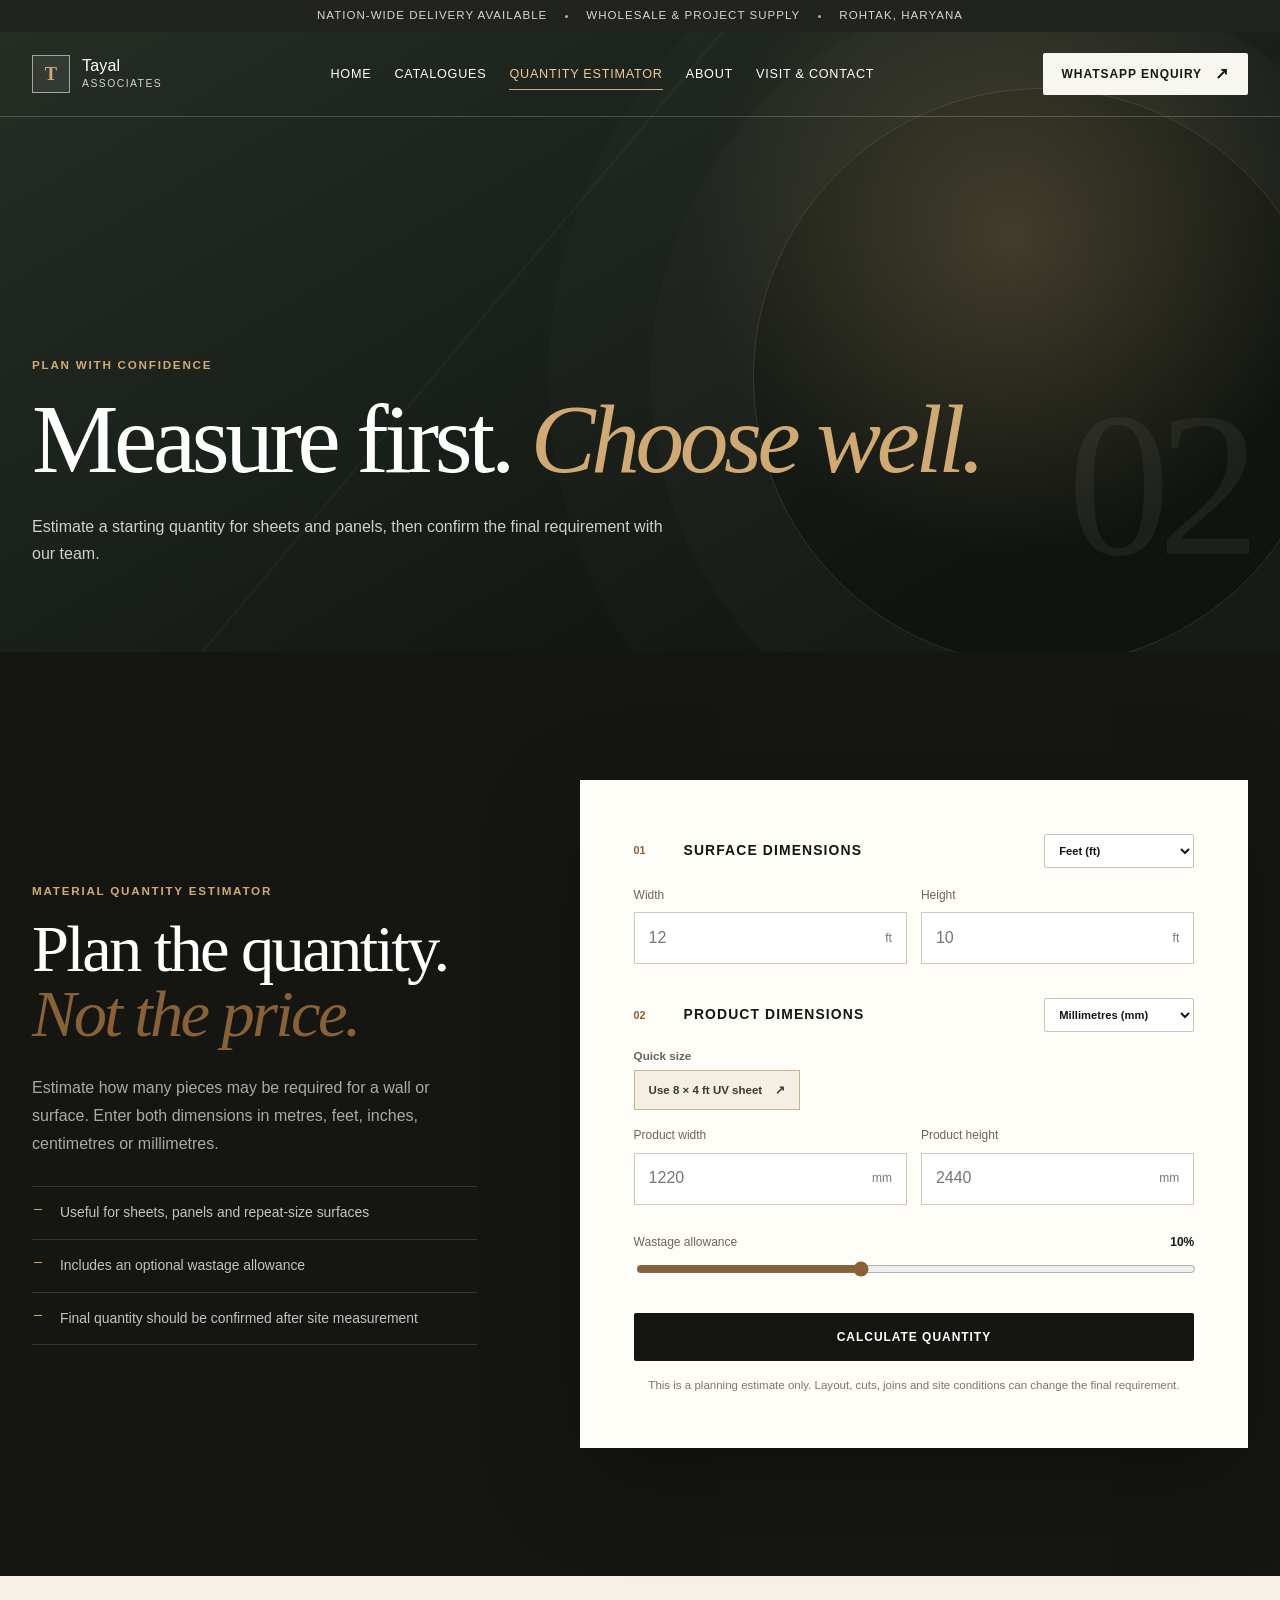
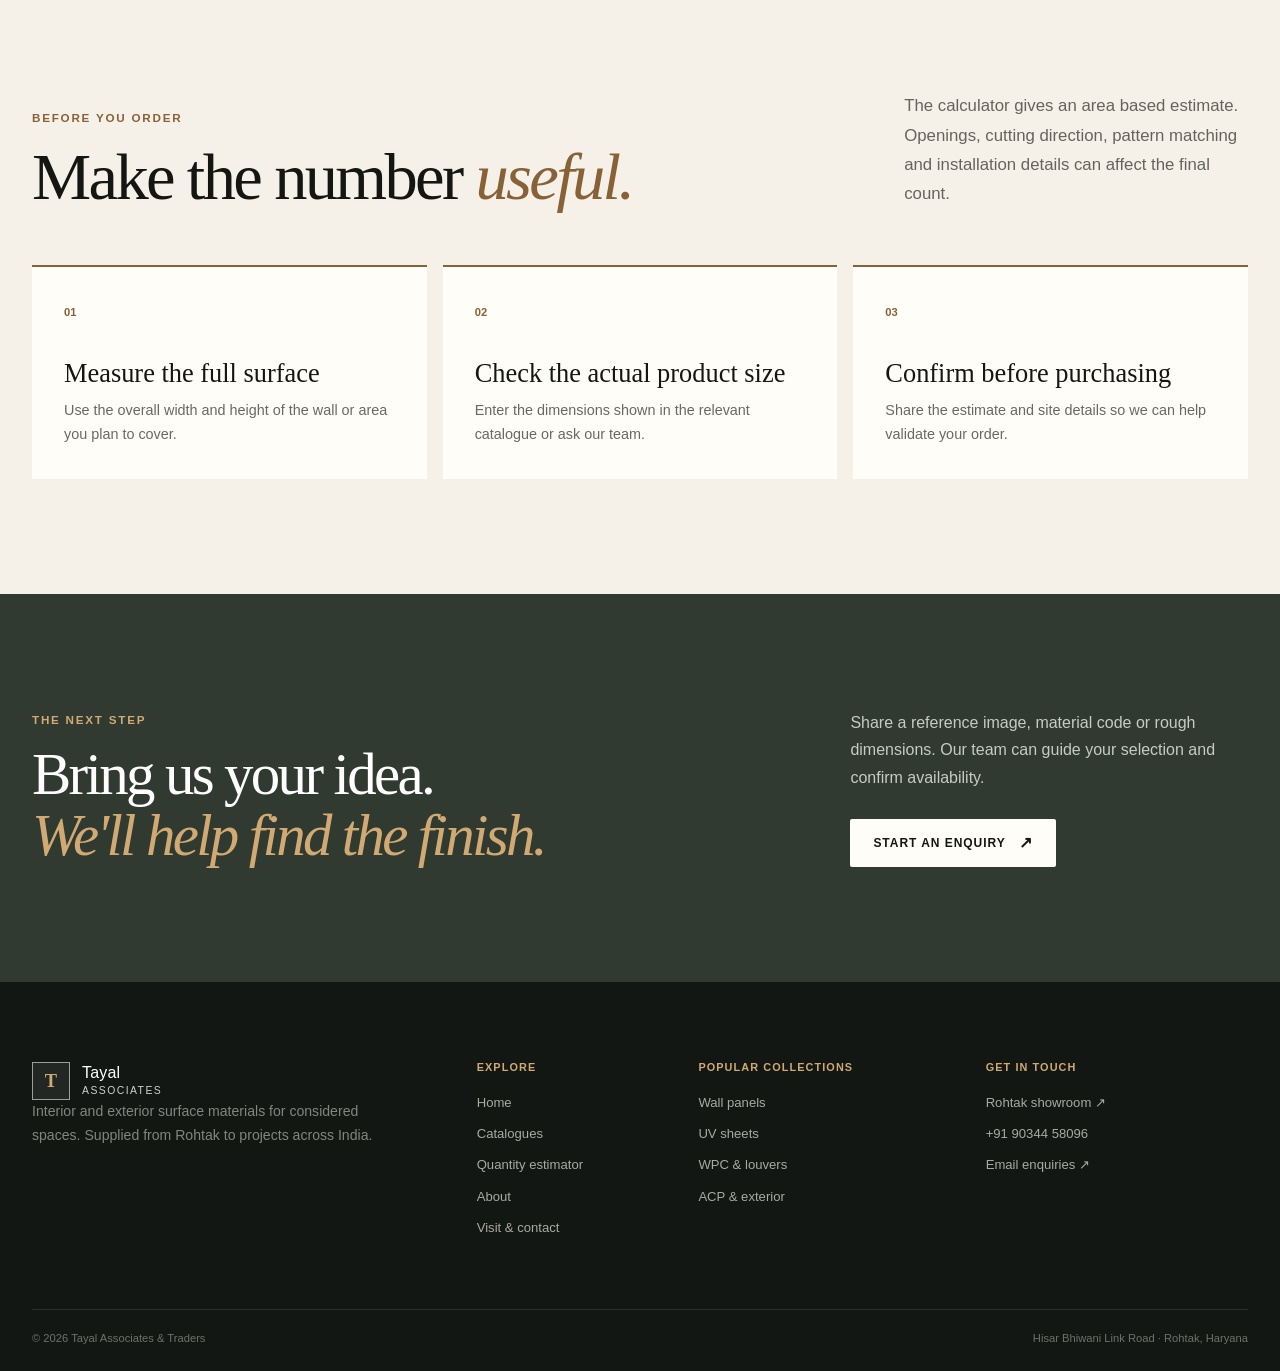
<file: estimator.html>
<!doctype html><html lang="en"><head><meta charset="UTF-8"><meta name="viewport" content="width=device-width,initial-scale=1,viewport-fit=cover"><meta name="description" content="Estimate sheets or panels required for a wall with flexible metric and imperial units."><meta name="theme-color" content="#141714"><title>Material Quantity Estimator | Tayal Associates</title><link rel="icon" type="image/svg+xml" href="data:image/svg+xml,%3Csvg xmlns='http://www.w3.org/2000/svg' viewBox='0 0 64 64'%3E%3Crect width='64' height='64' rx='14' fill='%23141714'/%3E%3Cpath d='M14 16h36v8H36v26h-8V24H14z' fill='%23caa46c'/%3E%3C/svg%3E"><style>:root {
  --ink: #151612;
  --ink-soft: #25261f;
  --paper: #f4f1e9;
  --paper-bright: #fbfaf6;
  --cream: #e9e2d3;
  --bronze: #c7a06a;
  --bronze-dark: #906c3e;
  --line: rgba(21, 22, 18, 0.15);
  --white-line: rgba(255, 255, 255, 0.2);
  --green: #1f7a4c;
  --shell: min(1400px, calc(100% - 48px));
  --serif: "Playfair Display", Georgia, serif;
  --sans: "Manrope", "Segoe UI", sans-serif;
  --body: "DM Sans", "Segoe UI", sans-serif;
}

* { box-sizing: border-box; }
[hidden] { display: none !important; }
html { scroll-behavior: smooth; overflow-x: clip; -webkit-text-size-adjust: 100%; text-size-adjust: 100%; }
body {
  margin: 0;
  background: var(--paper);
  color: var(--ink);
  font-family: var(--body);
  font-size: 1rem;
  line-height: 1.55;
  -webkit-font-smoothing: antialiased;
  overflow-x: clip;
}
body.menu-open { overflow: hidden; }
img { display: block; max-width: 100%; }
a { color: inherit; text-decoration: none; }
button, input, select { font: inherit; }
button, a, input, select { touch-action: manipulation; }
.shell { width: var(--shell); margin-inline: auto; }
.sr-only {
  position: absolute; width: 1px; height: 1px; padding: 0; margin: -1px;
  overflow: hidden; clip: rect(0, 0, 0, 0); white-space: nowrap; border: 0;
}
.skip-link {
  position: fixed; z-index: 1000; top: 10px; left: 10px; padding: 10px 16px;
  background: var(--paper-bright); color: var(--ink); transform: translateY(-150%);
}
.skip-link:focus { transform: translateY(0); }

.announcement { background: #0d0e0c; color: #d9d5cb; font: 500 .72rem/1 var(--sans); letter-spacing: .09em; text-transform: uppercase; }
.announcement__inner { min-height: 32px; display: flex; align-items: center; justify-content: center; gap: 18px; }
.announcement__dot { width: 3px; height: 3px; border-radius: 50%; background: var(--bronze); }

.site-header { position: absolute; inset: 32px 0 auto; z-index: 20; color: #fff; border-bottom: 1px solid var(--white-line); }
.nav-wrap { height: 84px; display: grid; grid-template-columns: auto 1fr auto; align-items: center; gap: 40px; }
.brand { display: inline-flex; align-items: center; gap: 12px; font: 500 1rem/1 var(--sans); letter-spacing: .01em; }
.brand__mark { display: grid; place-items: center; width: 38px; height: 38px; border: 1px solid rgba(255,255,255,.55); font: 600 1.15rem/1 var(--serif); color: var(--bronze); }
.brand__name strong { display: block; font-weight: 500; letter-spacing: .14em; text-transform: uppercase; font-size: .65rem; margin-top: 5px; opacity: .8; }
.desktop-nav { display: flex; justify-content: center; gap: clamp(18px, 2.4vw, 38px); font: 500 .79rem/1 var(--sans); letter-spacing: .06em; text-transform: uppercase; }
.desktop-nav a { position: relative; padding-block: 34px; }
.desktop-nav a::after { content: ""; position: absolute; left: 0; right: 100%; bottom: 24px; height: 1px; background: var(--bronze); transition: right .25s ease; }
.desktop-nav a:hover::after, .desktop-nav a:focus-visible::after { right: 0; }
.nav-actions { display: flex; align-items: center; gap: 14px; }
.icon-button, .menu-button { appearance: none; border: 0; background: transparent; color: inherit; cursor: pointer; }
.icon-button { width: 42px; height: 42px; display: grid; place-items: center; position: relative; }
.icon-button svg { width: 20px; fill: none; stroke: currentColor; stroke-width: 1.6; }
.favourites-count { position: absolute; top: 1px; right: 0; min-width: 17px; height: 17px; padding: 0 4px; display: grid; place-items: center; border-radius: 12px; background: var(--bronze); color: #111; font: 700 .62rem/1 var(--sans); }

.button { display: inline-flex; min-height: 48px; align-items: center; justify-content: center; padding: 0 22px; border: 1px solid transparent; font: 600 .75rem/1 var(--sans); letter-spacing: .08em; text-transform: uppercase; transition: background-color .22s ease, color .22s ease, border-color .22s ease, transform .22s ease; cursor: pointer; }
.button:hover { transform: translateY(-2px); }
.button--nav { min-height: 42px; padding-inline: 18px; }
.button--whatsapp { background: #f7f6f0; color: #171813; }
.button--whatsapp:hover { background: var(--bronze); }
.button--light { background: var(--paper-bright); color: var(--ink); }
.button--light:hover { background: var(--bronze); }

.menu-button { display: none; width: 44px; height: 44px; padding: 12px 8px; }
.menu-button span:not(.sr-only) { display: block; height: 1px; background: currentColor; margin: 5px 0; transition: transform .2s ease, opacity .2s ease; }
.mobile-menu { position: fixed; inset: 116px 0 0; padding: 36px 24px; background: #11120f; }
.mobile-menu a:not(.button) { display: block; padding: 16px 0; border-bottom: 1px solid rgba(255,255,255,.12); font: 500 1.4rem/1.2 var(--serif); }
.mobile-menu .button { margin-top: 28px; width: 100%; }

.hero { position: relative; min-height: min(850px, 92vh); display: grid; align-items: end; overflow: hidden; background: #24231e; color: #fff; }
.hero__image, .hero__scrim { position: absolute; inset: 0; width: 100%; height: 100%; }
.hero__image { object-fit: cover; object-position: center; }
.hero__scrim { background: linear-gradient(90deg, rgba(10,11,9,.9) 0%, rgba(10,11,9,.66) 36%, rgba(10,11,9,.13) 70%), linear-gradient(0deg, rgba(5,6,5,.72) 0%, transparent 48%); }
.hero__content { position: relative; z-index: 2; padding-top: 200px; padding-bottom: clamp(68px, 9vh, 110px); }
.eyebrow { display: flex; align-items: center; gap: 12px; margin: 0 0 24px; font: 600 .73rem/1.3 var(--sans); letter-spacing: .14em; text-transform: uppercase; color: #ddd7c9; }
.eyebrow span { width: 34px; height: 1px; background: var(--bronze); }
.hero h1 { max-width: 770px; margin: 0; font: 500 clamp(3.6rem, 7vw, 7.1rem)/.91 var(--serif); letter-spacing: -.045em; text-wrap: balance; }
.hero h1 em { display: block; color: var(--bronze); font-weight: 500; }
.hero__lede { max-width: 600px; margin: 26px 0 32px; color: #dedbd4; font-size: clamp(1rem, 1.3vw, 1.18rem); line-height: 1.7; }
.hero__actions { display: flex; align-items: center; gap: 28px; }
.text-link { display: inline-flex; align-items: center; gap: 9px; padding-block: 12px; border-bottom: 1px solid currentColor; font: 600 .76rem/1 var(--sans); letter-spacing: .08em; text-transform: uppercase; }
.text-link span { transition: transform .2s ease; }
.text-link:hover span { transform: translate(3px, -3px); }
.concept-note { margin: 24px 0 0; color: rgba(255,255,255,.56); font-size: .76rem; }
.hero__index { position: absolute; z-index: 2; right: 34px; bottom: 50px; display: flex; align-items: center; gap: 10px; font: 500 .68rem/1 var(--sans); letter-spacing: .1em; }
.hero__index i { width: 64px; height: 1px; background: rgba(255,255,255,.38); position: relative; }
.hero__index i::before { content: ""; position: absolute; left: 0; top: 0; width: 25%; height: 1px; background: var(--bronze); }

.proof { background: #131410; color: #fff; border-top: 1px solid rgba(255,255,255,.08); }
.proof__grid { display: grid; grid-template-columns: repeat(4, 1fr); }
.proof__item { min-height: 130px; padding: 28px clamp(18px, 3vw, 44px); display: flex; flex-direction: column; justify-content: center; gap: 7px; border-right: 1px solid rgba(255,255,255,.11); }
.proof__item:first-child { border-left: 1px solid rgba(255,255,255,.11); }
.proof__item strong { color: var(--bronze); font: 500 clamp(1.55rem, 2.4vw, 2.35rem)/1 var(--serif); }
.proof__item span { color: #aeadab; font-size: .83rem; }
.preview-spacer { height: 60px; }

:focus-visible { outline: 2px solid var(--bronze); outline-offset: 4px; }

@media (max-width: 1020px) {
  .desktop-nav, .button--nav { display: none; }
  .nav-wrap { grid-template-columns: auto 1fr; }
  .nav-actions { justify-self: end; }
  .menu-button { display: block; }
  .proof__grid { grid-template-columns: repeat(2, 1fr); }
  .proof__item:nth-child(2) { border-right: 0; }
  .proof__item:nth-child(-n+2) { border-bottom: 1px solid rgba(255,255,255,.11); }
}

@media (max-width: 680px) {
  :root { --shell: calc(100% - 32px); }
  .announcement__inner { justify-content: center; overflow: hidden; white-space: nowrap; }
  .announcement__inner > span { display: none; }
  .announcement__inner > span:first-child { display: inline; }
  .site-header { inset-block-start: 32px; }
  .nav-wrap { height: 72px; }
  .brand__mark { width: 34px; height: 34px; }
  .hero { min-height: 810px; }
  .hero__image { object-position: 58% center; }
  .hero__scrim { background: linear-gradient(90deg, rgba(9,10,8,.87), rgba(9,10,8,.27)), linear-gradient(0deg, rgba(6,7,6,.93) 0%, rgba(6,7,6,.2) 68%); }
  .hero__content { padding-top: 170px; padding-bottom: 54px; }
  .hero h1 { font-size: clamp(3.2rem, 16vw, 4.7rem); }
  .hero__lede { margin-block: 22px 28px; line-height: 1.6; }
  .hero__actions { align-items: flex-start; flex-direction: column; gap: 10px; }
  .hero__actions .button { width: 100%; }
  .hero__index { display: none; }
  .proof__item { min-height: 112px; padding: 22px 14px; }
  .proof__item strong { font-size: 1.45rem; }
  .proof__item span { font-size: .76rem; }
  .mobile-menu { inset-block-start: 104px; }
}

@media (prefers-reduced-motion: reduce) {
  html { scroll-behavior: auto; }
  *, *::before, *::after { transition-duration: .01ms !important; animation-duration: .01ms !important; animation-iteration-count: 1 !important; }
}

/* Refined collection and conversion experience */
.section { padding: clamp(86px, 10vw, 150px) 0; }
.section[id], .brands[id], .calculator[id], .visit[id] { scroll-margin-top: 20px; }
.section-head { display: grid; grid-template-columns: minmax(0, 1.4fr) minmax(280px, .6fr); align-items: end; gap: 70px; margin-bottom: 56px; }
.section-head h2,
.brands h2,
.calculator h2,
.project-supply h2,
.visit h2 { margin: 0; font: 500 clamp(2.9rem, 5.2vw, 5.4rem)/.98 var(--serif); letter-spacing: -.04em; }
.section-head h2 em,
.brands h2 em,
.calculator h2 em,
.visit h2 em { color: var(--bronze-dark); font-weight: 500; }
.section-head > p { max-width: 480px; margin: 0; color: #64645d; font-size: 1.05rem; line-height: 1.75; }
.kicker { margin: 0 0 18px; color: var(--bronze-dark); font: 700 .73rem/1.3 var(--sans); letter-spacing: .15em; text-transform: uppercase; }
.kicker--light { color: var(--bronze); }

.drive-catalogues { background: #dfd6c5; }
.drive-catalogues .section-head { align-items: start; }
.drive-catalogues .section-head h2 { max-width: 850px; }
.catalogue-lead { max-width: 520px; justify-self: end; }
.catalogue-lead > p { margin: 0 0 20px; color: #5e5e57; font-size: 1.05rem; line-height: 1.75; }
.volume-menu { position: sticky; z-index: 8; top: 84px; display: grid; grid-template-columns: repeat(4, 1fr); gap: 1px; margin: 18px 0 64px; padding: 1px; background: rgba(21,22,18,.2); box-shadow: 0 16px 36px rgba(21,22,18,.08); }
.volume-menu a { min-height: 72px; display: flex; align-items: center; gap: 12px; padding: 14px 16px; background: #f2ede3; font: 650 .72rem/1.25 var(--sans); letter-spacing: .035em; text-transform: uppercase; transition: background .2s ease, color .2s ease; }
.volume-menu a:hover, .volume-menu a:focus-visible { background: #171814; color: #fff; }
.volume-menu span { color: var(--bronze); font-size: .64rem; }
.catalogue-series { padding-top: 42px; border-top: 1px solid rgba(21,22,18,.26); }
.catalogue-series[id] { scroll-margin-top: 178px; }
.catalogue-series + .catalogue-series { margin-top: 90px; }
.series-head { display: grid; grid-template-columns: minmax(190px,.42fr) minmax(0,1fr); gap: clamp(40px,7vw,110px); align-items: start; margin-bottom: 38px; }
.series-head > div:first-child { display: flex; align-items: baseline; gap: 18px; color: var(--bronze-dark); }
.series-head > div:first-child span { font: 600 .75rem/1 var(--sans); letter-spacing: .1em; }
.series-head > div:first-child p { margin: 0; font: 700 .72rem/1.3 var(--sans); letter-spacing: .12em; text-transform: uppercase; }
.series-head h3 { max-width: 720px; margin: 0; font: 500 clamp(2.2rem,3.8vw,4rem)/1 var(--serif); letter-spacing: -.035em; }
.series-head > div:last-child > p { max-width: 760px; margin: 20px 0 0; color: #5f5f58; line-height: 1.72; }
.spec-row { display: flex; flex-wrap: wrap; gap: 8px; margin-top: 22px; }
.spec-row span { min-height: 34px; display: inline-flex; align-items: center; padding: 0 13px; border: 1px solid rgba(21,22,18,.28); border-radius: 100px; font: 600 .7rem/1 var(--sans); letter-spacing: .04em; }
.drive-grid { display: grid; grid-template-columns: repeat(4,minmax(0,1fr)); gap: 14px; }
.drive-card { min-width: 0; display: flex; flex-direction: column; background: #11120f; color: #fff; overflow: hidden; transition: transform .28s ease, box-shadow .28s ease; }
.drive-card:hover { transform: translateY(-5px); box-shadow: 0 20px 44px rgba(42,31,18,.18); }
.drive-card__visual { position: relative; aspect-ratio: 4/5; overflow: hidden; background: #292a25; }
.drive-card__visual img { width: 100%; height: 100%; object-fit: cover; transition: transform .5s cubic-bezier(.2,.7,.2,1); }
.drive-card:hover .drive-card__visual img { transform: scale(1.025); }
.drive-card__placeholder { height: 100%; display: flex; flex-direction: column; justify-content: flex-end; gap: 18px; padding: 24px; background: linear-gradient(135deg, #22231e, #5b5347 58%, #b18b5d); }
.drive-card__placeholder span { width: fit-content; padding: 7px 10px; border: 1px solid rgba(255,255,255,.4); color: #f6ead8; font: 700 .64rem/1 var(--sans); letter-spacing: .12em; }
.drive-card__placeholder strong { max-width: 11ch; color: #fff; font: 500 clamp(1.55rem,2.2vw,2.35rem)/.98 var(--serif); text-wrap: balance; }
.drive-card__volume { position: absolute; top: 12px; left: 12px; padding: 7px 9px; background: rgba(17,18,15,.88); color: var(--bronze); font: 700 .64rem/1 var(--sans); letter-spacing: .08em; text-transform: uppercase; }
.drive-card__body { min-height: 114px; display: flex; flex-direction: column; justify-content: space-between; gap: 18px; padding: 19px; }
.drive-card__body strong { display: block; font: 500 1.28rem/1.2 var(--serif); }
.drive-card__body small { color: #85847e; font: 500 .78rem/1.45 var(--sans); }
.drive-card__body span { display: flex; align-items: center; justify-content: space-between; gap: 12px; color: #b1b0aa; font: 600 .69rem/1 var(--sans); letter-spacing: .07em; text-transform: uppercase; }
.drive-card__body span i { color: var(--bronze); font-style: normal; font-size: .9rem; }
.catalogue-video-card { max-width: 920px; margin-left: auto; overflow: hidden; background: #171814; color: #fff; box-shadow: 0 20px 60px rgba(21,22,18,.18); }
.catalogue-video-card__media { aspect-ratio: 16 / 9; background: #080906; }
.catalogue-video-card video { display: block; width: 100%; height: 100%; object-fit: contain; }
.catalogue-video-card__body { display: flex; align-items: end; justify-content: space-between; gap: 28px; padding: 24px 28px; }
.catalogue-video-card__body > div > span { color: var(--bronze); font: 700 .68rem/1 var(--sans); letter-spacing: .08em; text-transform: uppercase; }
.catalogue-video-card__body h4 { margin: 8px 0 0; font: 500 1.55rem/1.1 var(--serif); }
.catalogue-video-card__body .text-link { color: #fff; white-space: nowrap; }

.collection { background: var(--paper); }
.category-grid { display: grid; grid-template-columns: repeat(12, 1fr); grid-auto-rows: 280px; gap: 12px; }
.category-card { position: relative; grid-column: span 3; display: flex; align-items: flex-end; overflow: hidden; isolation: isolate; color: #fff; background: #292a25; }
.category-card--large { grid-column: span 6; grid-row: span 2; }
.category-card::after { content: ""; position: absolute; z-index: -1; inset: 0; background: linear-gradient(0deg, rgba(8,9,8,.85) 0%, rgba(8,9,8,.08) 68%); }
.category-card__number { position: absolute; z-index: 2; top: 20px; left: 22px; color: rgba(255,255,255,.7); font: 500 .72rem/1 var(--sans); letter-spacing: .12em; }
.category-card__copy { position: relative; z-index: 2; width: 100%; padding: 26px; }
.category-card__copy p { margin: 0 0 7px; color: var(--bronze); font: 600 .67rem/1 var(--sans); letter-spacing: .13em; text-transform: uppercase; }
.category-card__copy h3 { margin: 0; font: 500 clamp(1.45rem, 2.2vw, 2.25rem)/1.12 var(--serif); }
.category-card__copy > span { display: inline-block; margin-top: 16px; padding-bottom: 5px; border-bottom: 1px solid rgba(255,255,255,.5); font: 600 .68rem/1 var(--sans); letter-spacing: .07em; text-transform: uppercase; opacity: 0; transform: translateY(8px); transition: opacity .25s ease, transform .25s ease; }
.category-card:hover .category-card__copy > span,
.category-card:focus-visible .category-card__copy > span { opacity: 1; transform: translateY(0); }
.material { position: absolute; z-index: -2; inset: 0; transition: transform .7s cubic-bezier(.2,.7,.2,1); }
.category-card:hover .material { transform: scale(1.035); }
.material::before, .material::after, .material span { content: ""; position: absolute; }
.material--pvc { background: linear-gradient(135deg, #c8a475 0 33%, #6d4d33 33% 34%, #a9784e 34% 66%, #462f25 66% 67%, #d4b78e 67%); }
.material--pvc::before { inset: 8% 12%; border: 1px solid rgba(255,255,255,.27); box-shadow: 24px 20px 45px rgba(0,0,0,.35); transform: skewY(-3deg); }
.material--pvc::after { inset: 0; background: repeating-linear-gradient(101deg, transparent 0 28px, rgba(255,255,255,.055) 30px, transparent 32px 49px); }
.material--acp { background: linear-gradient(145deg, #9fa3a0 0 23%, #444841 23.5% 49%, #c2b79e 49.5% 75%, #686b66 75.5%); }
.material--acp::after { inset: 0; background: linear-gradient(120deg, transparent 25%, rgba(255,255,255,.2) 26%, transparent 28%); }
.material--louver { background: repeating-linear-gradient(90deg, #10110f 0 14px, #313029 14px 22px, #171814 22px 34px); }
.material--louver::after { inset: 0; background: linear-gradient(115deg, transparent 25%, rgba(202,164,108,.3) 55%, transparent 75%); }
.material--laminate { background: linear-gradient(115deg, #b2875a, #5a3b29 60%, #b68c60); }
.material--laminate::after { inset: 0; background: repeating-radial-gradient(ellipse at 10% 50%, transparent 0 14px, rgba(44,24,13,.24) 15px 17px, transparent 18px 39px); transform: scale(1.4) rotate(-8deg); }
.material--board { background: #d4cfbf; }
.material--board::before { inset: 14% -10% 19% 14%; background: #767f78; box-shadow: -24px 28px 0 #e4e0d5, 22px 55px 0 #a99e87; transform: rotate(-10deg); }

.catalogue { background: #11120f; color: #f4f1e9; }
.catalogue__intro { display: grid; grid-template-columns: 1fr 1fr; column-gap: 70px; align-items: end; margin-bottom: 52px; }
.catalogue__intro .kicker { grid-column: 1 / -1; }
.catalogue__intro h2 { max-width: 720px; margin: 0; font: 500 clamp(2.8rem, 5vw, 5.1rem)/1 var(--serif); letter-spacing: -.04em; }
.catalogue__intro > p:last-child { max-width: 520px; margin: 0 0 6px; color: #aaa9a4; line-height: 1.75; }
.catalogue-tools { display: grid; grid-template-columns: minmax(280px, 1fr) auto auto; align-items: center; gap: 20px; padding: 18px 0; border-block: 1px solid rgba(255,255,255,.14); margin-bottom: 38px; }
.search-field { min-height: 48px; display: flex; align-items: center; gap: 12px; border-right: 1px solid rgba(255,255,255,.14); }
.search-field svg { width: 20px; fill: none; stroke: #b9b7af; stroke-width: 1.6; }
.search-field input { width: 100%; border: 0; outline: 0; background: transparent; color: #fff; font-size: .95rem; }
.search-field input::placeholder { color: #84847f; }
.filter-list { display: flex; gap: 8px; overflow-x: auto; scrollbar-width: none; }
.filter-list::-webkit-scrollbar { display: none; }
.filter-chip { min-height: 38px; padding: 0 15px; border: 1px solid rgba(255,255,255,.16); border-radius: 100px; background: transparent; color: #aaa9a4; font: 600 .72rem/1 var(--sans); letter-spacing: .04em; cursor: pointer; white-space: nowrap; }
.filter-chip.is-active { background: var(--paper-bright); border-color: var(--paper-bright); color: var(--ink); }
.results-count { margin: 0; color: #878781; font-size: .76rem; white-space: nowrap; }
.product-grid { display: grid; grid-template-columns: repeat(3, 1fr); gap: 14px; }
.product-card { min-width: 0; background: #1b1c18; border: 1px solid rgba(255,255,255,.08); transition: transform .3s ease, border-color .3s ease; }
.product-card:hover { transform: translateY(-5px); border-color: rgba(202,164,108,.45); }
.product-card[hidden] { display: none; }
.product-card__visual { position: relative; aspect-ratio: 1.12; overflow: hidden; background-color: #363731; }
.product-card__visual::before, .product-card__visual::after { content: ""; position: absolute; }
.product-card__visual--pvc { background: linear-gradient(135deg, #e0d5be 0 49%, #998367 49.5% 52%, #b66d3e 52.5%); }
.product-card__visual--pvc::before { inset: 17% 13%; background: #d8ceb9; border: 1px solid rgba(255,255,255,.45); box-shadow: 25px 23px 0 #8a3d24, 50px 46px 0 #74604c; transform: rotate(-4deg); }
.product-card__visual--acp { background: linear-gradient(130deg, #383b3a, #919993 50%, #474b48); }
.product-card__visual--acp::before { width: 62%; height: 70%; left: 19%; top: 15%; background: linear-gradient(145deg, #adaf9f, #494f4f); border: 1px solid rgba(255,255,255,.45); box-shadow: 20px 20px 38px rgba(0,0,0,.28); transform: skewY(-8deg); }
.product-card__visual--charcoal { background: repeating-linear-gradient(90deg, #12130f 0 15px, #2c2d27 15px 25px, #0f100d 25px 38px); }
.product-card__visual--charcoal::after { inset: 0; background: radial-gradient(circle at 66% 33%, rgba(202,164,108,.35), transparent 45%); }
.product-card__visual--laminate { background: linear-gradient(90deg, #ad8158, #795133 45%, #c39b6c); }
.product-card__visual--laminate::after { inset: -40%; background: repeating-radial-gradient(ellipse, transparent 0 20px, rgba(52,29,13,.3) 21px 23px, transparent 24px 60px); transform: rotate(-14deg); }
.product-card__visual--board { background: #b3aea1; }
.product-card__visual--board::before { inset: 12% 20%; background: #e2ddd0; box-shadow: 20px 20px 0 #6e756f, 40px 40px 0 #a89981; transform: rotate(-7deg); }
.product-card__visual--louver { background: repeating-linear-gradient(110deg, #4f3928 0 13px, #9d6f48 14px 25px, #2e231c 26px 38px); }
.product-card__visual--louver::after { inset: 0; background: linear-gradient(115deg, rgba(255,255,255,.08), transparent 50%, rgba(0,0,0,.25)); }
.product-card__badge { position: absolute; z-index: 2; top: 14px; left: 14px; padding: 7px 10px; background: rgba(17,18,15,.88); color: var(--bronze); font: 700 .63rem/1 var(--sans); letter-spacing: .08em; text-transform: uppercase; }
.save-button { position: absolute; z-index: 2; top: 12px; right: 12px; width: 42px; height: 42px; display: grid; place-items: center; border: 1px solid rgba(255,255,255,.28); border-radius: 50%; background: rgba(17,18,15,.62); color: #fff; cursor: pointer; backdrop-filter: blur(8px); }
.save-button svg { width: 19px; fill: transparent; stroke: currentColor; stroke-width: 1.6; transition: fill .2s ease, color .2s ease; }
.save-button[aria-pressed="true"] { color: var(--bronze); border-color: var(--bronze); }
.save-button[aria-pressed="true"] svg { fill: currentColor; }
.sample-label { position: absolute; z-index: 2; left: 14px; bottom: 12px; color: rgba(255,255,255,.72); font-size: .65rem; letter-spacing: .08em; text-transform: uppercase; }
.product-card__body { padding: 24px; }
.product-card__body > div:first-child { min-height: 67px; }
.product-card__body p { margin: 0; }
.product-card__body > div:first-child p { color: var(--bronze); font: 600 .67rem/1 var(--sans); letter-spacing: .11em; text-transform: uppercase; }
.product-card__body h3 { margin: 8px 0 0; font: 500 1.55rem/1.15 var(--serif); }
.product-card__description { min-height: 74px; margin-top: 14px !important; color: #a9a8a1; font-size: .86rem; line-height: 1.62; }
.product-card__meta { display: flex; justify-content: space-between; gap: 10px; margin: 22px 0 18px; padding: 13px 0; border-block: 1px solid rgba(255,255,255,.1); color: #85857f; font-size: .68rem; }
.product-enquiry { display: flex; align-items: center; justify-content: space-between; color: #e5e2da; font: 600 .72rem/1 var(--sans); letter-spacing: .07em; text-transform: uppercase; }
.product-enquiry span { color: var(--bronze); transition: transform .2s ease; }
.product-enquiry:hover span { transform: translate(3px, -3px); }
.catalogue-empty { padding: 54px; text-align: center; border: 1px dashed rgba(255,255,255,.2); }
.catalogue-empty h3 { margin: 0 0 8px; font: 500 1.8rem/1.2 var(--serif); }
.catalogue-empty p { margin: 0; color: #999892; }
.price-note { display: flex; align-items: center; gap: 18px; margin-top: 28px; padding: 20px 24px; border: 1px solid rgba(255,255,255,.12); background: rgba(255,255,255,.035); }
.price-note > span { flex: 0 0 30px; width: 30px; height: 30px; display: grid; place-items: center; border: 1px solid var(--bronze); border-radius: 50%; color: var(--bronze); font: 600 .82rem/1 var(--serif); }
.price-note p { margin: 0; color: #a9a8a1; font-size: .84rem; }
.price-note strong { color: #e7e4dc; }

.brands { padding: clamp(88px, 10vw, 150px) 0; background: #d8d0c0; }
.brands__inner { display: grid; grid-template-columns: .8fr 1.2fr; gap: clamp(60px, 9vw, 150px); align-items: start; }
.brands__copy { position: sticky; top: 40px; }
.brands__copy > p:last-child { max-width: 480px; margin: 28px 0 0; color: #5c5c55; line-height: 1.75; }
.brand-list { border-top: 1px solid rgba(21,22,18,.34); }
.brand-list > div { min-height: 92px; display: grid; grid-template-columns: 54px 1fr; align-items: center; border-bottom: 1px solid rgba(21,22,18,.24); transition: padding-left .25s ease, background-color .25s ease; }
.brand-list > div:hover { padding-left: 14px; background: rgba(255,255,255,.18); }
.brand-list span { color: #7a776f; font: 500 .66rem/1 var(--sans); letter-spacing: .1em; }
.brand-list strong { font: 500 clamp(1.5rem, 2.3vw, 2.45rem)/1 var(--serif); }

.services { background: var(--paper-bright); }
.service-layout { display: grid; grid-template-columns: 1fr 1fr; min-height: 590px; }
.service-feature { position: relative; display: flex; align-items: flex-end; padding: clamp(34px, 5vw, 72px); overflow: hidden; background: #23241f; color: #fff; }
.service-feature::before { content: ""; position: absolute; inset: 0; background: repeating-linear-gradient(90deg, transparent 0 70px, rgba(255,255,255,.04) 70px 71px), radial-gradient(circle at 80% 10%, rgba(202,164,108,.24), transparent 33%); }
.service-feature::after { content: ""; position: absolute; width: 240px; height: 340px; right: -25px; top: -20px; border: 1px solid rgba(202,164,108,.4); transform: rotate(14deg); }
.service-feature__index { position: absolute; top: 34px; left: 38px; color: var(--bronze); font: 500 .72rem/1 var(--sans); }
.service-feature > div { position: relative; z-index: 1; max-width: 510px; }
.service-feature h3 { margin: 0 0 22px; font: 500 clamp(2.5rem, 4.2vw, 4.5rem)/1 var(--serif); letter-spacing: -.035em; }
.service-feature p:not(.kicker) { margin: 0 0 26px; color: #b8b7b1; line-height: 1.72; }
.service-list { display: grid; grid-template-rows: repeat(3, 1fr); border-block: 1px solid var(--line); }
.service-list article { display: grid; grid-template-columns: 72px 1fr; align-items: center; padding: 30px 46px; border-bottom: 1px solid var(--line); }
.service-list article:last-child { border-bottom: 0; }
.service-list article > span { color: var(--bronze-dark); font: 600 .7rem/1 var(--sans); }
.service-list h3 { margin: 0 0 9px; font: 500 1.65rem/1.2 var(--serif); }
.service-list p { max-width: 520px; margin: 0; color: #66665f; font-size: .9rem; line-height: 1.6; }

.calculator { padding: clamp(90px, 10vw, 150px) 0; background: #151612; color: #fff; }
.calculator__grid { display: grid; grid-template-columns: .8fr 1.2fr; gap: clamp(55px, 8vw, 120px); align-items: center; }
.calculator__copy > p:nth-of-type(2) { max-width: 520px; margin: 28px 0; color: #aaa9a4; line-height: 1.75; }
.calculator__copy ul { margin: 28px 0 0; padding: 0; list-style: none; border-top: 1px solid rgba(255,255,255,.13); }
.calculator__copy li { padding: 15px 0 15px 28px; border-bottom: 1px solid rgba(255,255,255,.13); color: #c5c3bd; font-size: .87rem; position: relative; }
.calculator__copy li::before { content: ""; position: absolute; left: 2px; top: 22px; width: 8px; height: 1px; background: var(--bronze); }
.calculator-card { background: var(--paper-bright); color: var(--ink); padding: clamp(28px, 4.2vw, 58px); box-shadow: 0 30px 90px rgba(0,0,0,.25); }
.calculator-card__head { display: grid; grid-template-columns: 38px 1fr auto; align-items: center; gap: 12px; margin-bottom: 18px; }
.calculator-card__head:not(:first-child) { margin-top: 34px; }
.calculator-card__head > span { color: var(--bronze-dark); font: 700 .67rem/1 var(--sans); }
.calculator-card__head h3 { margin: 0; font: 600 .87rem/1 var(--sans); letter-spacing: .08em; text-transform: uppercase; }
.calculator-card__head small { color: #74746c; font-size: .7rem; }
.unit-picker { min-height: 34px; max-width: 150px; padding: 0 28px 0 10px; border: 1px solid #c9c5bb; border-radius: 2px; background: #fff; color: var(--ink); font: 600 .7rem/1 var(--sans); }
.unit-picker:focus-visible { outline: 2px solid var(--bronze-dark); outline-offset: 2px; }
.field-grid { display: grid; grid-template-columns: 1fr 1fr; gap: 14px; }
.field-grid label > span, .range-field > span { display: block; margin-bottom: 8px; color: #66665f; font-size: .75rem; }
.input-wrap { display: flex; align-items: center; border: 1px solid #ccc8bd; background: #fff; }
.input-wrap:focus-within { border-color: var(--bronze-dark); box-shadow: 0 0 0 2px rgba(144,108,62,.14); }
.input-wrap input { min-width: 0; width: 100%; min-height: 50px; padding: 0 14px; border: 0; outline: 0; background: transparent; color: var(--ink); font-size: 1rem; }
.input-wrap > span { padding-right: 14px; color: #77766f; font-size: .75rem; }
.range-field { display: block; margin: 28px 0; }
.range-field > span { display: flex; justify-content: space-between; }
.range-field output { color: var(--ink); font-weight: 600; }
.range-field input { width: 100%; accent-color: var(--bronze-dark); }
.button--dark { background: var(--ink); color: #fff; }
.button--dark:hover { background: var(--bronze-dark); }
.calculator-card > .button { width: 100%; }
.calculator-result { margin-top: 18px; padding: 22px; background: #e9e2d3; text-align: center; }
.calculator-result p { margin: 0 0 5px; color: #67665e; font-size: .74rem; text-transform: uppercase; letter-spacing: .08em; }
.calculator-result strong { display: block; font: 500 2.25rem/1.1 var(--serif); }
.calculator-result small { display: block; margin-top: 7px; color: #67665e; }
.calculator-disclaimer { margin: 16px 0 0; color: #77766e; font-size: .72rem; line-height: 1.5; text-align: center; }

.project-supply { padding: clamp(80px, 9vw, 130px) 0; background: var(--paper); }
.project-supply__grid { display: grid; grid-template-columns: .55fr 1fr .78fr; gap: clamp(35px, 6vw, 90px); align-items: center; }
.project-supply__number { color: var(--bronze-dark); font: 500 clamp(5.8rem, 10vw, 10rem)/.8 var(--serif); letter-spacing: -.06em; }
.project-supply__number span { font-size: .42em; vertical-align: top; }
.project-supply h2 { font-size: clamp(2.4rem, 4vw, 4.5rem); }
.project-supply__details p { margin: 0 0 16px; color: #63635c; line-height: 1.7; }
.project-supply__details strong { color: var(--ink); }
.button--outline { margin-top: 8px; border-color: var(--ink); color: var(--ink); background: transparent; }
.button--outline:hover { background: var(--ink); color: #fff; }

.visit { padding: 0; background: #11120f; }
.visit__panel { display: grid; grid-template-columns: 1.15fr .85fr; min-height: 670px; }
.visit__map { position: relative; min-height: 540px; overflow: hidden; background: #cdc4b2; }
.map-grid { position: absolute; inset: 0; background-image: linear-gradient(rgba(21,22,18,.09) 1px, transparent 1px), linear-gradient(90deg, rgba(21,22,18,.09) 1px, transparent 1px); background-size: 46px 46px; }
.map-road { position: absolute; display: block; height: 16px; background: #e8e2d7; border: 1px solid rgba(21,22,18,.12); box-shadow: 0 0 0 5px rgba(244,241,233,.35); }
.map-road--one { width: 130%; left: -10%; top: 45%; transform: rotate(-15deg); }
.map-road--two { width: 105%; left: 12%; top: 28%; transform: rotate(52deg); }
.map-road--three { width: 80%; left: 8%; bottom: 18%; transform: rotate(20deg); }
.map-pin { position: absolute; z-index: 2; left: 55%; top: 43%; width: 62px; height: 62px; display: grid; place-items: center; border-radius: 50% 50% 50% 8px; background: var(--ink); color: var(--bronze); transform: rotate(-45deg); box-shadow: 0 18px 36px rgba(0,0,0,.24); }
.map-pin i { font: 500 1.5rem/1 var(--serif); transform: rotate(45deg); }
.visit__map p { position: absolute; z-index: 2; left: calc(55% - 31px); top: calc(43% + 75px); margin: 0; padding: 7px 11px; background: rgba(244,241,233,.88); color: var(--ink); font: 600 .67rem/1 var(--sans); letter-spacing: .06em; text-transform: uppercase; }
.visit__content { display: flex; flex-direction: column; justify-content: center; padding: clamp(48px, 7vw, 100px); color: #fff; }
.visit__content address { margin: 30px 0; color: #c7c5be; font-style: normal; line-height: 1.8; }
.hours { border-top: 1px solid rgba(255,255,255,.14); }
.hours > div { display: flex; justify-content: space-between; gap: 20px; padding: 15px 0; border-bottom: 1px solid rgba(255,255,255,.14); font-size: .82rem; }
.hours span { color: #8f8f89; }
.hours strong { font-weight: 500; }
.visit__actions { display: flex; align-items: center; gap: 28px; margin-top: 32px; }

.footer { padding: 80px 0 24px; background: #090a08; color: #fff; }
.footer__top { display: grid; grid-template-columns: 1.35fr .6fr .85fr .9fr; gap: 50px; padding-bottom: 70px; }
.brand--footer { margin-bottom: 24px; }
.footer__top > div:first-child > p { max-width: 360px; margin: 0; color: #85857f; font-size: .88rem; line-height: 1.7; }
.footer__links { display: flex; flex-direction: column; gap: 11px; }
.footer__links p, .footer__cta p { margin: 0 0 9px; color: var(--bronze); font: 700 .68rem/1 var(--sans); letter-spacing: .1em; text-transform: uppercase; }
.footer__links a { color: #aaa9a4; font-size: .82rem; }
.footer__links a:hover { color: #fff; }
.footer__cta .button { width: 100%; margin-top: 10px; }
.footer__bottom { display: flex; justify-content: space-between; gap: 24px; padding-top: 20px; border-top: 1px solid rgba(255,255,255,.1); color: #6f706b; font-size: .7rem; }

.mobile-cta { display: none; position: fixed; z-index: 40; left: 10px; right: 10px; bottom: max(10px, env(safe-area-inset-bottom)); padding: 6px; background: rgba(17,18,15,.92); box-shadow: 0 8px 30px rgba(0,0,0,.28); backdrop-filter: blur(12px); opacity: 0; pointer-events: none; transform: translateY(calc(100% + 24px)); transition: opacity .24s ease, transform .3s cubic-bezier(.2,.75,.2,1); }
.mobile-cta.is-visible { opacity: 1; pointer-events: auto; transform: translateY(0); }
.mobile-cta a { min-height: 48px; display: grid; place-items: center; padding: 0 14px; color: #fff; font: 600 .69rem/1 var(--sans); letter-spacing: .07em; text-transform: uppercase; }
.mobile-cta__primary { background: #f4f1e9; color: var(--ink) !important; }

.drawer-overlay { position: fixed; z-index: 98; inset: 0; background: rgba(5,6,5,.62); backdrop-filter: blur(3px); }
.favourites-drawer { position: fixed; z-index: 99; top: 0; right: 0; bottom: 0; width: min(440px, 100%); display: flex; flex-direction: column; background: var(--paper-bright); color: var(--ink); transform: translateX(102%); transition: transform .35s cubic-bezier(.2,.75,.2,1); box-shadow: -24px 0 60px rgba(0,0,0,.2); }
.favourites-drawer.is-open { transform: translateX(0); }
.favourites-drawer__head { display: flex; justify-content: space-between; align-items: flex-start; padding: 30px; border-bottom: 1px solid var(--line); }
.favourites-drawer__head p { margin: 0 0 4px; color: var(--bronze-dark); font: 700 .65rem/1 var(--sans); letter-spacing: .1em; text-transform: uppercase; }
.favourites-drawer__head h2 { margin: 0; font: 500 2rem/1.1 var(--serif); }
.drawer-close { width: 42px; height: 42px; border: 1px solid var(--line); background: transparent; color: var(--ink); font-size: 1.65rem; cursor: pointer; }
.favourites-drawer__body { flex: 1; overflow-y: auto; padding: 18px 30px; }
.saved-empty { display: grid; place-items: center; min-height: 240px; padding: 30px; border: 1px dashed var(--line); text-align: center; }
.saved-empty p { margin: 0; color: #6f6f68; }
.saved-item { display: grid; grid-template-columns: 56px 1fr auto; align-items: center; gap: 14px; padding: 15px 0; border-bottom: 1px solid var(--line); }
.saved-item__swatch { width: 56px; height: 56px; background: linear-gradient(135deg, #c7a06a, #2e2f2a); }
.saved-item strong { display: block; font: 500 1rem/1.2 var(--serif); }
.saved-item small { color: #77766f; }
.saved-item button { border: 0; background: transparent; color: #696962; text-decoration: underline; cursor: pointer; font-size: .7rem; }
.favourites-drawer__foot { padding: 24px 30px 30px; border-top: 1px solid var(--line); }
.favourites-drawer__foot p { margin: 0 0 16px; color: #71716a; font-size: .73rem; line-height: 1.5; }
.favourites-drawer__foot .button { width: 100%; }

body.motion-ready .reveal { opacity: 0; transform: translateY(24px); transition: opacity .65s ease, transform .65s ease; }
body.motion-ready .reveal.is-visible { opacity: 1; transform: translateY(0); }

@media (max-width: 1160px) {
  .category-grid { grid-auto-rows: 250px; }
  .category-card { grid-column: span 6; }
  .category-card--large { grid-column: span 12; grid-row: span 1; }
  .product-grid { grid-template-columns: repeat(2, 1fr); }
  .catalogue-tools { grid-template-columns: 1fr auto; }
  .filter-list { grid-row: 2; grid-column: 1 / -1; }
  .results-count { grid-row: 1; grid-column: 2; }
  .footer__top { grid-template-columns: 1.2fr .7fr .9fr; }
  .footer__cta { grid-column: 1 / -1; max-width: 360px; }
}

@media (max-width: 900px) {
  .section-head, .catalogue__intro, .brands__inner, .calculator__grid, .project-supply__grid { grid-template-columns: 1fr; gap: 28px; }
  .section-head > p, .catalogue__intro > p:last-child { max-width: 680px; }
  .brands__copy { position: static; }
  .service-layout { grid-template-columns: 1fr; }
  .service-feature { min-height: 520px; }
  .service-list article { min-height: 150px; }
  .project-supply__number { margin-bottom: 10px; }
  .project-supply__details { max-width: 650px; }
  .visit__panel { grid-template-columns: 1fr; }
  .visit__map { min-height: 440px; }
  .footer__top { grid-template-columns: 1fr 1fr; }
  .footer__cta { grid-column: auto; }
}

@media (max-width: 680px) {
  :root { --shell: calc(100% - 28px); }
  body { padding-bottom: calc(76px + env(safe-area-inset-bottom)); }
  .shell, .section-head > *, .catalogue__intro > *, .brands__inner > *, .calculator__grid > *, .project-supply__grid > * { min-width: 0; }
  .section { padding: 72px 0; }
  .section-head { margin-bottom: 34px; }
  .section-head h2, .brands h2, .calculator h2, .project-supply h2, .visit h2 { font-size: clamp(2.35rem, 11vw, 3.25rem); line-height: 1.02; }
  .section-head > p, .catalogue__intro > p:last-child { font-size: 1rem; line-height: 1.65; }
  .category-grid { grid-template-columns: 1fr; grid-auto-rows: 255px; gap: 10px; }
  .category-card, .category-card--large { grid-column: auto; grid-row: auto; }
  .category-card__copy > span { opacity: 1; transform: none; }
  .catalogue__intro { margin-bottom: 36px; }
  .catalogue__intro h2 { font-size: clamp(2.35rem, 11vw, 3.15rem); line-height: 1.02; }
  .catalogue-tools { display: block; }
  .search-field { border-right: 0; border-bottom: 1px solid rgba(255,255,255,.13); margin-bottom: 14px; }
  .filter-list { margin: 0 -16px; padding: 0 16px 6px; }
  .results-count { margin-top: 12px; }
  .product-grid { grid-template-columns: 1fr; gap: 18px; }
  .product-card__visual { aspect-ratio: 1.2; }
  .product-card__body { padding: 20px; }
  .product-card__body > div:first-child { min-height: 60px; }
  .product-card__description { min-height: auto; }
  .product-card__meta { flex-wrap: wrap; }
  .price-note { align-items: flex-start; padding: 18px; }
  .brands { padding: 72px 0; }
  .brand-list > div { min-height: 78px; }
  .service-feature { min-height: 440px; padding: 32px 22px; }
  .service-feature__index { left: 24px; }
  .service-feature h3 { font-size: clamp(2.2rem, 11vw, 2.8rem); }
  .service-list article { grid-template-columns: 42px 1fr; min-height: 0; padding: 27px 20px; }
  .service-list h3 { font-size: 1.4rem; }
  .calculator-card { margin-inline: 0; padding: 27px 18px; }
  .calculator-card__head { grid-template-columns: 30px 1fr; }
  .calculator-card__head small { grid-column: 2; }
  .calculator-card__head .unit-picker { grid-column: 2; max-width: 100%; width: 100%; }
  .field-grid { grid-template-columns: 1fr; }
  .project-supply__number { font-size: 4.8rem; }
  .visit__map { min-height: 310px; }
  .map-pin { left: 48%; }
  .visit__content { padding: 54px 20px; }
  .visit__actions { align-items: flex-start; flex-direction: column; gap: 14px; }
  .visit__actions .button { width: 100%; }
  .footer { padding-top: 62px; }
  .footer__top { grid-template-columns: 1fr; gap: 40px; padding-bottom: 48px; }
  .footer__cta { max-width: none; }
  .footer__bottom { flex-direction: column; gap: 8px; }
  .mobile-cta { display: grid; grid-template-columns: .7fr 1.25fr .5fr; }
}

@media (max-width: 680px) {
  .announcement__inner { min-height: 30px; }
  .site-header { inset-block-start: 30px; }
  .nav-wrap { height: 68px; gap: 10px; }
  .brand { gap: 9px; }
  .brand__mark { width: 32px; height: 32px; }
  .brand__name { font-size: .9rem; }
  .brand__name strong { font-size: .58rem; }
  .nav-actions { gap: 2px; }
  .icon-button, .menu-button { width: 42px; height: 42px; }
  .mobile-menu { inset-block-start: 98px; padding: 26px 18px calc(96px + env(safe-area-inset-bottom)); overflow-y: auto; }

  .hero { min-height: 0; align-items: stretch; background: #151612; }
  .hero__image { inset: 0 0 auto; height: 47%; object-position: 61% center; }
  .hero__scrim { background: linear-gradient(180deg, rgba(8,9,8,.12) 0%, rgba(8,9,8,.18) 27%, rgba(21,22,18,.96) 48%, #151612 62%), linear-gradient(90deg, rgba(8,9,8,.55), rgba(8,9,8,.05)); }
  .hero__content { padding-top: clamp(278px, 44svh, 338px); padding-bottom: 44px; }
  .eyebrow { max-width: 250px; margin-bottom: 16px; font-size: .65rem; line-height: 1.45; letter-spacing: .12em; }
  .eyebrow span { width: 24px; flex: 0 0 24px; }
  .hero h1 { max-width: 9ch; font-size: clamp(2.8rem, 13.5vw, 3.75rem); line-height: .96; letter-spacing: -.035em; }
  .hero__lede { margin-block: 20px 22px; font-size: 1rem; line-height: 1.55; }
  .hero__actions { gap: 8px; }
  .hero__actions .button { min-height: 50px; }
  .concept-note { display: none; }

  .category-card__copy { padding: 22px; }
  .category-card__copy h3 { font-size: clamp(1.65rem, 8vw, 2rem); }
  .kicker { margin-bottom: 14px; }
  .hours > div { align-items: flex-start; }
  .hours strong { text-align: right; }
  .favourites-drawer__head, .favourites-drawer__body { padding-inline: 20px; }
  .favourites-drawer__foot { padding: 20px calc(20px + env(safe-area-inset-right)) calc(24px + env(safe-area-inset-bottom)) calc(20px + env(safe-area-inset-left)); }
}

@media (max-width: 380px) {
  :root { --shell: calc(100% - 24px); }
  .hero__content { padding-top: clamp(258px, 42svh, 310px); }
  .hero h1 { font-size: clamp(2.65rem, 14.5vw, 3.25rem); }
  .hero__lede { font-size: .96rem; }
  .section { padding: 64px 0; }
  .section-head h2, .catalogue__intro h2, .brands h2, .calculator h2, .project-supply h2, .visit h2 { font-size: 2.35rem; }
  .mobile-cta { left: 6px; right: 6px; bottom: max(6px, env(safe-area-inset-bottom)); grid-template-columns: .72fr 1.18fr .5fr; }
  .mobile-cta a { min-height: 46px; padding-inline: 8px; font-size: .62rem; }
}

@media (max-width: 1160px) {
  .drive-grid { grid-template-columns: repeat(3,minmax(0,1fr)); }
}

@media (max-width: 900px) {
  .catalogue-lead { max-width: 680px; justify-self: start; }
  .volume-menu { position: static; grid-template-columns: repeat(2,1fr); }
  .series-head { grid-template-columns: 1fr; gap: 22px; }
  .drive-grid { grid-template-columns: repeat(2,minmax(0,1fr)); }
}

@media (max-width: 680px) {
  .drive-catalogues { padding-bottom: 78px; }
  .catalogue-lead > p { font-size: 1rem; line-height: 1.65; }
  .volume-menu { display: flex; gap: 8px; margin: 4px -14px 52px 0; padding: 2px 14px 14px 0; overflow-x: auto; background: transparent; box-shadow: none; scrollbar-width: none; scroll-snap-type: inline mandatory; }
  .volume-menu::-webkit-scrollbar { display: none; }
  .volume-menu a { flex: 0 0 min(68vw,230px); min-height: 66px; border: 1px solid rgba(21,22,18,.18); scroll-snap-align: start; }
  .catalogue-series { padding-top: 30px; }
  .catalogue-series[id] { scroll-margin-top: 112px; }
  .catalogue-series + .catalogue-series { margin-top: 66px; }
  .series-head { margin-bottom: 26px; }
  .series-head h3 { font-size: clamp(2.1rem,10.5vw,2.8rem); }
  .series-head > div:last-child > p { margin-top: 16px; }
  .spec-row { margin-top: 18px; }
  .drive-grid { grid-template-columns: none; grid-auto-flow: column; grid-auto-columns: min(82vw,280px); gap: 12px; margin-right: -14px; padding: 2px 14px 18px 0; overflow-x: auto; overscroll-behavior-inline: contain; scroll-snap-type: inline mandatory; scrollbar-width: none; }
  .drive-grid::-webkit-scrollbar { display: none; }
  .drive-card { scroll-snap-align: start; }
  .drive-card__body { min-height: 104px; }
  .catalogue-video-card__body { display: grid; padding: 20px; }
  .catalogue-video-card__body .text-link { justify-self: start; }
}

/* Multi-page editorial layer */
:root { --paper: #f5f1e8; --paper-bright: #fffdf8; --bronze: #d1aa73; --bronze-dark: #886137; --shell: min(1440px, calc(100% - 64px)); }
body { background: var(--paper); }
::selection { background: #d8ba8c; color: #151612; }
:focus-visible { outline: 3px solid #d1aa73; outline-offset: 3px; }
.announcement { background: #20231e; }
.site-header { border-color: rgba(255,255,255,.2); }
.desktop-nav { gap: clamp(14px, 1.8vw, 28px); }
.desktop-nav a { white-space: nowrap; }
.desktop-nav a[aria-current="page"]::after { right: 0; }
.desktop-nav a[aria-current="page"] { color: #efc897; }
.brand__mark { background: rgba(255,255,255,.07); }
.button { gap: 13px; border-radius: 2px; }
.button span { font-size: 1rem; line-height: 0; }
.button:active, .directory-grid a:active, .contact-options__grid a:active { transform: translateY(0) scale(.99); }
.hero { min-height: min(850px, 92svh); }
.hero__image { object-position: center 48%; }
.hero__scrim { background: linear-gradient(90deg, rgba(8,11,9,.88), rgba(8,11,9,.48) 47%, rgba(8,11,9,.12) 78%), linear-gradient(0deg, rgba(8,11,9,.68), transparent 45%); }
.hero h1 { font-size: clamp(3.7rem, 7vw, 7.2rem); }
.proof__item { min-height: 118px; }
.section { padding-block: clamp(80px, 9vw, 140px); }
.page-masthead { position: relative; isolation: isolate; display: flex; align-items: end; min-height: clamp(420px, 55vw, 620px); padding: 190px 0 85px; background: #1d241e; color: #fff; overflow: hidden; }
.page-masthead::before { content: ""; position: absolute; z-index: -1; inset: 0; background: radial-gradient(circle at 79% 33%, rgba(211,171,112,.23), transparent 29%), linear-gradient(130deg, transparent 40%, rgba(255,255,255,.035) 40.1%, transparent 40.3%), linear-gradient(150deg, #252d25, #101410 82%); }
.page-masthead::after { content: ""; position: absolute; z-index: -1; width: 45vw; height: 45vw; max-width: 650px; max-height: 650px; right: -4vw; top: 9%; border: 1px solid rgba(218,190,148,.16); border-radius: 50%; box-shadow: 0 0 0 8vw rgba(255,255,255,.015), 0 0 0 16vw rgba(255,255,255,.01); }
.page-masthead__inner { display: flex; align-items: end; justify-content: space-between; gap: 40px; }
.page-masthead .kicker { margin-bottom: 20px; }
.page-masthead h1 { max-width: 960px; margin: 0; font: 500 clamp(3.6rem, 7.6vw, 7.2rem)/.97 var(--serif); letter-spacing: -.045em; text-wrap: balance; }
.page-masthead h1 em { color: var(--bronze); font-weight: 500; }
.page-masthead__inner > div > p:not(.kicker) { max-width: 650px; margin: 28px 0 0; color: #d0d0c8; font-size: clamp(1rem, 1.25vw, 1.15rem); line-height: 1.65; }
.page-masthead .button { margin-top: 30px; }
.page-masthead__number { font: 500 clamp(5rem, 16vw, 15rem)/.8 var(--serif); color: rgba(255,255,255,.055); letter-spacing: -.06em; }
.page-directory .section-head { margin-bottom: 46px; }
.directory-grid { display: grid; grid-template-columns: repeat(3, minmax(0, 1fr)); border-top: 1px solid var(--line); border-left: 1px solid var(--line); }
.directory-grid a { display: flex; min-height: 310px; flex-direction: column; align-items: start; position: relative; padding: clamp(24px, 3vw, 45px); border-right: 1px solid var(--line); border-bottom: 1px solid var(--line); background: #f7f4ec; transition: background .3s ease, transform .3s ease; }
.directory-grid a:hover, .directory-grid a:focus-visible { background: #e9e2d3; }
.directory-grid span, .contact-options__grid span { font: 700 .68rem/1.4 var(--sans); letter-spacing: .11em; text-transform: uppercase; color: var(--bronze-dark); }
.directory-grid strong { display: block; max-width: 12ch; margin-top: auto; font: 500 clamp(2rem, 2.75vw, 3.25rem)/1.05 var(--serif); letter-spacing: -.035em; }
.directory-grid small { margin-top: 14px; color: #66675f; font-size: .9rem; }
.directory-grid i { position: absolute; right: 32px; top: 28px; color: var(--bronze-dark); font: normal 1.3rem/1 var(--sans); transition: transform .25s; }
.directory-grid a:hover i { transform: translate(4px, -4px); }
.editorial-split { display: grid; grid-template-columns: 1fr 1fr; min-height: 600px; background: #d8cebc; }
.editorial-split__image { min-height: 600px; overflow: hidden; }
.editorial-split__image { position: relative; isolation: isolate; }
.editorial-split__image img { width: 100%; height: 100%; object-fit: cover; }
.image-credit { position: absolute; right: max(16px, env(safe-area-inset-right)); bottom: max(16px, env(safe-area-inset-bottom)); display: inline-flex; min-height: 44px; align-items: center; gap: 10px; padding: 8px 14px; background: rgba(18,22,18,.82); color: #fff; font: 600 .7rem/1.2 var(--sans); letter-spacing: .04em; backdrop-filter: blur(10px); }
.image-credit:hover { background: #1f2a21; }
.image-credit:focus-visible { outline-color: #fff; }
.editorial-split__copy { align-self: center; max-width: 680px; padding: clamp(40px, 7vw, 110px); }
.editorial-split__copy h2, .closing-cta h2, .office-invite h2 { margin: 0; font: 500 clamp(2.8rem, 4.6vw, 5.4rem)/1.03 var(--serif); letter-spacing: -.045em; }
.editorial-split__copy h2 em, .office-invite h2 em { color: #74552d; }
.editorial-split__copy > p:not(.kicker), .office-invite p:not(.kicker) { max-width: 470px; margin: 26px 0; color: #4c4e47; line-height: 1.8; }
.closing-cta { background: #303a30; color: #fff; padding: clamp(80px, 9vw, 135px) 0; }
.closing-cta__inner { display: grid; grid-template-columns: 1.3fr .7fr; gap: 80px; align-items: end; }
.closing-cta h2 em { color: var(--bronze); font-weight: 500; }
.closing-cta__inner > div:last-child { max-width: 410px; }
.closing-cta__inner > div:last-child p { margin: 0 0 28px; color: #c7cbc5; line-height: 1.7; }
.drive-catalogues { background: var(--paper); }
.drive-catalogues > .shell > .section-head { align-items: end; }
.volume-menu { top: 10px; grid-template-columns: repeat(6, 1fr); margin-bottom: 82px; background: rgba(21,22,18,.12); }
.volume-menu a { min-height: 58px; padding: 11px 13px; background: #fffcf6; font-size: .64rem; }
.volume-menu a:hover { background: #29342b; }
.catalogue-series { scroll-margin-top: 30px; }
.drive-card { background: #fffdf8; border: 1px solid rgba(21,22,18,.1); transition: transform .3s ease, box-shadow .3s ease; }
.drive-card:hover { transform: translateY(-4px); box-shadow: 0 22px 36px rgba(24,31,23,.12); }
.drive-card__visual { background: #d3c5ae; }
.drive-card__visual img { object-fit: contain; background: #e7dfd0; }
.drive-card__body { min-height: 128px; }
.drive-card__body span { color: #615c52; }
.office-invite { background: #e8dfcf; }
.office-invite__inner { display: grid; grid-template-columns: 1fr 1fr; gap: 7vw; align-items: center; }
.office-invite__image { min-height: 440px; }
.office-invite__image img { width: 100%; height: 100%; max-height: 580px; object-fit: cover; }
.office-invite .button { margin-top: 8px; }
.note-grid { display: grid; grid-template-columns: repeat(3, 1fr); gap: 16px; }
.note-grid article { padding: 32px; background: #fffdf8; border-top: 2px solid var(--bronze-dark); }
.note-grid span { color: var(--bronze-dark); font: 700 .7rem/1 var(--sans); }
.note-grid h3 { margin: 34px 0 10px; font: 500 1.65rem/1.2 var(--serif); }
.note-grid p { margin: 0; color: #686961; font-size: .9rem; line-height: 1.65; }
.contact-options { background: #efe9dd; }
.contact-options__grid { display: grid; grid-template-columns: repeat(3, 1fr); gap: 16px; }
.contact-options__grid a { display: flex; flex-direction: column; align-items: start; min-height: 320px; padding: clamp(28px, 3vw, 44px); background: #fffdf8; border-top: 3px solid #b58b56; transition: transform .25s, background .25s; }
.contact-options__grid a:hover { transform: translateY(-4px); background: #f4eee2; }
.contact-options__grid h2 { margin: auto 0 12px; font: 500 clamp(2.25rem, 3vw, 3.4rem)/1 var(--serif); }
.contact-options__grid p { margin: 0 0 24px; color: #62645d; }
.contact-options__grid strong { font: 700 .72rem/1.4 var(--sans); letter-spacing: .05em; text-transform: uppercase; }
.footer { background: #121713; }
.footer__top { grid-template-columns: 1.5fr .65fr .9fr 1fr; gap: clamp(25px, 4vw, 70px); }
.footer__links a { overflow-wrap: anywhere; }
body[data-page="contact"] .mobile-cta, body:not([data-page="home"]) .mobile-cta { opacity: 1; pointer-events: auto; transform: translateY(0); }

@media (max-width: 1180px) {
  .desktop-nav { gap: 13px; font-size: .68rem; }
  .nav-wrap { gap: 18px; }
  .button--nav { padding-inline: 12px; font-size: .65rem; }
  .volume-menu { grid-template-columns: repeat(4,1fr); }
}
@media (max-width: 1020px) {
  .desktop-nav { display: none; }
  .menu-button { display: block; }
  .site-header { z-index: 50; }
  .mobile-menu { overflow-y: auto; overscroll-behavior: contain; }
  .mobile-menu a[aria-current="page"] { color: var(--bronze); }
  .nav-wrap { display: flex; justify-content: space-between; }
  .volume-menu { position: static; }
}
@media (max-width: 900px) {
  .directory-grid, .contact-options__grid, .note-grid { grid-template-columns: repeat(2, minmax(0,1fr)); }
  .editorial-split { min-height: 0; }
  .editorial-split__image { min-height: 500px; }
  .closing-cta__inner { grid-template-columns: 1fr; gap: 30px; }
  .office-invite__inner { gap: 30px; }
  .volume-menu { grid-template-columns: repeat(3,1fr); }
  .footer__top { grid-template-columns: 1fr 1fr; }
}
@media (max-width: 680px) {
  :root { --shell: calc(100% - 32px); }
  .announcement__inner { justify-content: center; gap: 9px; font-size: .58rem; }
  .announcement__inner span:nth-child(n+4) { display: none; }
  .site-header { inset-block-start: 30px; }
  .nav-wrap { height: 70px; }
  .button--nav { display: none; }
  .hero { min-height: 0; }
  .hero h1 { font-size: clamp(3.1rem, 13vw, 4.6rem); }
  .hero__actions { flex-wrap: wrap; }
  .hero__index { display: none; }
  .page-masthead { min-height: 430px; padding: 155px 0 64px; }
  .page-masthead h1 { font-size: clamp(2.9rem, 12vw, 4.6rem); }
  .page-masthead__inner > div > p:not(.kicker) { margin-top: 20px; line-height: 1.55; }
  .page-masthead__number { display: none; }
  .page-masthead::after { width: 85vw; height: 85vw; right: -40vw; }
  .directory-grid, .contact-options__grid, .note-grid { grid-template-columns: 1fr; }
  .directory-grid a { min-height: 215px; padding: 26px; }
  .directory-grid strong { font-size: 2.35rem; }
  .directory-grid i { right: 26px; top: 24px; }
  .editorial-split { display: flex; flex-direction: column; }
  .editorial-split__image { min-height: 0; height: auto; aspect-ratio: 4 / 3; }
  .editorial-split__copy { padding: 56px 22px 64px; }
  .closing-cta h2 { font-size: clamp(2.8rem, 11vw, 4.2rem); }
  .volume-menu { display: flex; margin: 0 -16px 48px 0; padding: 2px 16px 14px 0; }
  .volume-menu a { flex: 0 0 min(52vw,190px); min-height: 64px; }
  .drive-grid { grid-auto-columns: min(78vw, 285px); }
  .drive-card__body { min-height: 122px; }
  .office-invite__inner { grid-template-columns: 1fr; }
  .office-invite__image { min-height: 320px; }
  .contact-options__grid a { min-height: 245px; }
  .footer__top { grid-template-columns: 1fr; }
  .mobile-cta { left: 8px; right: 8px; grid-template-columns: .85fr 1.25fr .7fr; }
  .mobile-cta a { font-size: .6rem; }
  body { padding-bottom: 64px; }
}
@media (prefers-reduced-motion: reduce) {
  html { scroll-behavior: auto; }
  .button, .drive-card, .directory-grid a, .contact-options__grid a { transition: none; }
}

/* Material gallery and improved catalogue journey */
.site-header.is-scrolled { position: fixed; inset: 0 0 auto; background: rgba(19,25,20,.96); border-color: rgba(255,255,255,.13); box-shadow: 0 14px 32px rgba(0,0,0,.12); backdrop-filter: blur(16px); }
.site-header.is-scrolled .nav-wrap { height: 72px; }
.site-header.is-scrolled .mobile-menu { inset-block-start: 72px; }
.site-header.is-scrolled .desktop-nav a { padding-block: 29px; }
.site-header.is-scrolled .desktop-nav a::after { bottom: 20px; }
.page-directory .section-head { margin-bottom: 42px; }
.material-showcase { display: grid; grid-template-columns: repeat(3,minmax(0,1fr)); gap: 12px; }
.material-feature { position: relative; isolation: isolate; min-width: 0; min-height: clamp(430px,40vw,600px); display: flex; align-items: end; overflow: hidden; color: #fff; background: #283027; }
.material-feature::after { content: ""; position: absolute; z-index: -1; inset: 0; background: linear-gradient(0deg, rgba(12,17,13,.91), rgba(12,17,13,.1) 70%), linear-gradient(90deg,rgba(12,17,13,.26),transparent); }
.material-feature img { position: absolute; z-index: -2; inset: 0; width: 100%; height: 100%; object-fit: cover; transition: transform .65s cubic-bezier(.2,.7,.2,1); }
.material-feature:nth-child(1) img { object-position: 51% center; }
.material-feature:nth-child(2) img { object-position: 50% 45%; }
.material-feature:nth-child(3) img { object-position: 52% center; }
.material-feature:hover img, .material-feature:focus-visible img { transform: scale(1.045); }
.material-feature__copy { display: flex; width: 100%; flex-direction: column; align-items: start; padding: clamp(24px,3vw,42px); }
.material-feature__copy small { color: #e6c99e; font: 700 .69rem/1 var(--sans); letter-spacing: .13em; text-transform: uppercase; }
.material-feature__copy strong { margin-top: 18px; max-width: 12ch; font: 500 clamp(2.2rem,3.4vw,4rem)/1 var(--serif); letter-spacing: -.035em; }
.material-feature__copy > span { display: flex; width: 100%; align-items: center; justify-content: space-between; gap: 20px; margin-top: 29px; padding-top: 17px; border-top: 1px solid rgba(255,255,255,.4); font: 700 .68rem/1.3 var(--sans); letter-spacing: .07em; text-transform: uppercase; }
.material-feature__copy i { font: normal 1.25rem/1 var(--sans); transition: transform .25s; }
.material-feature:hover i { transform: translate(4px,-4px); }
.material-index { display: grid; grid-template-columns: repeat(3,minmax(0,1fr)); border-top: 1px solid var(--line); margin-top: 36px; }
.material-index p { grid-column: 1/-1; margin: 0; padding: 23px 0 14px; color: var(--bronze-dark); font: 700 .69rem/1 var(--sans); letter-spacing: .11em; text-transform: uppercase; }
.material-index a { display: flex; align-items: center; justify-content: space-between; gap: 20px; min-height: 82px; padding: 16px 22px 16px 0; border-bottom: 1px solid var(--line); font: 500 clamp(1.25rem,1.65vw,1.8rem)/1.15 var(--serif); transition: color .2s, padding-left .2s; }
.material-index a:not(:nth-child(3n + 2)) { padding-left: 22px; }
.material-index a:hover, .material-index a:focus-visible { color: var(--bronze-dark); padding-left: 12px; }
.material-index a span { flex: 0 0 auto; color: var(--bronze-dark); font: 1.1rem/1 var(--sans); }
.journey-steps { max-width: 480px; margin: 31px 0 28px; padding: 0; list-style: none; border-top: 1px solid rgba(21,22,18,.2); }
.journey-steps li { display: grid; grid-template-columns: 42px 1fr; gap: 16px; padding: 17px 0; border-bottom: 1px solid rgba(21,22,18,.2); }
.journey-steps li > span { margin-top: 5px; color: var(--bronze-dark); font: 700 .67rem/1 var(--sans); }
.journey-steps strong { font: 500 1.38rem/1.15 var(--serif); }
.journey-steps p { margin: 5px 0 0; color: #5e6058; font-size: .88rem; line-height: 1.6; }
.volume-menu__label { display: flex; align-items: center; justify-content: space-between; margin: 43px 0 9px; color: var(--bronze-dark); font: 700 .67rem/1 var(--sans); letter-spacing: .12em; text-transform: uppercase; }
.volume-menu { top: 76px; margin-top: 0; }
.volume-menu a.is-active, .volume-menu a[aria-current="location"] { background: #28352b; color: #fff; }
.volume-menu a.is-active span { color: #e4bb81; }
.catalogue-series[id] { scroll-margin-top: 230px; }
.series-head > div:last-child > p.series-volume-count { display: inline-flex; align-items: center; margin-top: 20px; padding: 8px 12px; border: 1px solid rgba(136,97,55,.32); border-radius: 2px; color: #80603b; font: 700 .66rem/1.2 var(--sans); letter-spacing: .08em; text-transform: uppercase; }
.series-volume-count__hint { display: none; }
.drive-card { color: var(--ink); }
.drive-card__primary { display: flex; min-width: 0; flex: 1; flex-direction: column; color: var(--ink); }
.drive-card__primary:focus-visible, .drive-card__enquiry:focus-visible { outline-offset: -3px; }
.drive-card__body { flex: 1; gap: 10px; }
.drive-card__body strong { color: var(--ink); }
.drive-card__body span { margin-top: auto; }
.drive-card__enquiry { display: flex; min-height: 48px; align-items: center; justify-content: space-between; gap: 10px; padding: 10px 18px; border-top: 1px solid rgba(21,22,18,.14); background: #f1ece1; color: #524128; font: 700 .68rem/1.25 var(--sans); letter-spacing: .04em; text-transform: uppercase; transition: background .2s, color .2s; }
.drive-card__enquiry:hover { background: #dfcfb4; color: #1d231e; }
.drive-card__enquiry span { font-size: 1rem; }
.page-masthead .library-count { margin-top: 22px !important; color: #d9d7ca !important; font: 700 .74rem/1.2 var(--sans) !important; letter-spacing: .08em; text-transform: uppercase; }
.library-count strong { color: #e6bb81; font-size: 1rem; }
.preset-label { margin: 2px 0 8px; color: #64655e; font: 600 .73rem/1 var(--sans); }
.size-preset { min-height: 40px; margin: 0 0 16px; padding: 0 14px; border: 1px solid #c9b392; background: #f5eee2; color: #3c392f; font: 700 .72rem/1.1 var(--sans); cursor: pointer; transition: background .2s, transform .2s; }
.size-preset:hover { background: #e6d4b8; transform: translateY(-1px); }
.size-preset span { margin-left: 10px; }
.estimate-enquiry { display: flex; min-height: 44px; align-items: center; justify-content: center; gap: 14px; margin-top: 18px; padding: 10px 14px; background: #26392b; color: #fff; font: 700 .65rem/1.3 var(--sans); letter-spacing: .07em; text-transform: uppercase; }
.estimate-enquiry:hover { background: #36543d; }
.contact-options__grid strong { overflow-wrap: anywhere; }

@media (max-width: 1020px) {
  .volume-menu { position: static; }
  .catalogue-series[id] { scroll-margin-top: 92px; }
}
@media (max-width: 900px) {
  .material-showcase { grid-template-columns: repeat(2,minmax(0,1fr)); }
  .material-feature:last-child { grid-column: 1/-1; min-height: 370px; }
  .material-index { grid-template-columns: repeat(2,minmax(0,1fr)); }
  .material-index a { padding-left: 0 !important; }
  .material-index a:nth-child(even) { padding-left: 18px !important; }
}
@media (max-width: 680px) {
  .material-showcase { grid-template-columns: 1fr; gap: 10px; }
  .material-feature, .material-feature:last-child { grid-column: auto; min-height: 370px; }
  .material-feature__copy strong { font-size: clamp(2.45rem,10vw,3.4rem); }
  .material-index { grid-template-columns: 1fr; margin-top: 27px; }
  .material-index a, .material-index a:nth-child(even) { padding-left: 0 !important; }
  .material-index a { min-height: 68px; }
  .volume-menu__label { margin-top: 25px; }
  .volume-menu { margin-top: 0; }
  .series-head > div:last-child > p.series-volume-count { margin-top: 15px; }
  .series-volume-count__hint { display: inline; }
  .drive-card__enquiry { min-height: 52px; }
  .journey-steps { margin-top: 25px; }
}
@media (prefers-reduced-motion: reduce) {
  .material-feature img, .material-feature__copy i, .material-index a, .drive-card__enquiry, .size-preset { transition: none; }
}

/* Device safe areas, short landscape screens, and system high-contrast modes */
@media (max-width: 680px) {
  .brand { min-height: 44px; }
  .menu-button { width: 44px; min-width: 44px; height: 44px; }
  .mobile-cta a { min-height: 44px; }
  .text-link { min-height: 44px; align-items: center; }
  .size-preset { min-height: 44px; }
  .unit-picker { min-height: 44px; }
  .field-grid input[type="number"], .field-grid select { min-height: 44px; }
  .wastage-control input[type="range"], input[type="range"] { min-height: 44px; }
  .mobile-cta {
    inset-inline-start: max(8px, env(safe-area-inset-left));
    inset-inline-end: max(8px, env(safe-area-inset-right));
    inset-block-end: max(8px, env(safe-area-inset-bottom));
  }
  body { padding-block-end: calc(64px + env(safe-area-inset-bottom)); }
  .footer__links a { display: inline-flex; min-height: 44px; align-items: center; }
}
@media (max-width: 900px) and (orientation: landscape) and (max-height: 520px) {
  .hero { min-height: max(520px, 100vh); min-height: max(520px, 100svh); }
  .hero__image { height: 100%; }
  .hero__scrim { background: linear-gradient(90deg, rgba(8,11,9,.9), rgba(8,11,9,.58) 52%, rgba(8,11,9,.17)), linear-gradient(0deg, rgba(8,11,9,.7), transparent 60%); }
  .hero__content { padding-top: clamp(150px, 35vh, 205px); padding-top: clamp(150px, 35svh, 205px); padding-bottom: 38px; }
  .hero h1 { max-width: 13ch; font-size: clamp(2.6rem, 7.5vw, 4rem); }
  .hero__lede { max-width: 560px; margin-block: 16px 18px; font-size: .96rem; }
  .hero__actions { align-items: center; flex-direction: row; gap: 18px; }
  .hero__actions .button { width: auto; }
  .editorial-split__image { min-height: 360px; height: 58vw; }
  .mobile-menu { padding-top: 18px; }
}
@media (forced-colors: active) {
  :focus-visible { outline: 3px solid Highlight; outline-offset: 3px; }
  .button, .menu-button, .volume-menu a, .mobile-cta a, .drive-card__enquiry { border: 1px solid ButtonText; }
  .material-feature::after { background: linear-gradient(0deg, CanvasText, transparent 85%); }
  .material-feature__copy, .material-feature__copy small { color: Canvas; }
}
</style></head><body data-page="estimator"><a class="skip-link" href="#main">Skip to content</a>
  <div class="announcement"><div class="shell announcement__inner"><span>Nation-wide delivery available</span><span class="announcement__dot" aria-hidden="true"></span><span>Wholesale &amp; project supply</span><span class="announcement__dot" aria-hidden="true"></span><span>Rohtak, Haryana</span></div></div>
  <header class="site-header" id="top"><div class="shell nav-wrap"><a class="brand" href="index.html" aria-label="Tayal Associates and Traders home"><span class="brand__mark" aria-hidden="true">T</span><span class="brand__name">Tayal <strong>Associates</strong></span></a>
    <nav class="desktop-nav" aria-label="Main navigation"><a href="index.html">Home</a><a href="catalogues.html">Catalogues</a><a href="estimator.html" aria-current="page">Quantity estimator</a><a href="about.html">About</a><a href="contact.html">Visit & contact</a></nav>
    <div class="nav-actions"><a class="button button--whatsapp button--nav" href="https://wa.me/919034458096?text=Hello%20Tayal%20Associates%20%26%20Traders%2C%20I%20would%20like%20to%20enquire%20about%20your%20products." target="_blank" rel="noreferrer">WhatsApp enquiry <span aria-hidden="true">↗</span></a><button class="menu-button" type="button" aria-expanded="false" aria-controls="mobile-menu" aria-label="Open menu"><span></span><span></span><span></span></button></div>
  </div><nav class="mobile-menu" id="mobile-menu" aria-label="Mobile navigation" hidden><a href="index.html">Home</a><a href="catalogues.html">Catalogues</a><a href="estimator.html" aria-current="page">Quantity estimator</a><a href="about.html">About</a><a href="contact.html">Visit & contact</a><a class="button button--whatsapp" href="https://wa.me/919034458096?text=Hello%20Tayal%20Associates%20%26%20Traders%2C%20I%20would%20like%20to%20enquire%20about%20your%20products." target="_blank" rel="noreferrer">WhatsApp enquiry</a></nav></header><main id="main"><section class="page-masthead"><div class="shell page-masthead__inner"><div><p class="kicker kicker--light">Plan with confidence</p><h1>Measure first. <em>Choose well.</em></h1><p>Estimate a starting quantity for sheets and panels, then confirm the final requirement with our team.</p></div><span class="page-masthead__number" aria-hidden="true">02</span></div></section>      <section class="calculator" id="calculator" aria-labelledby="calculator-title">
        <div class="shell calculator__grid">
          <div class="calculator__copy reveal">
            <p class="kicker kicker--light">Material quantity estimator</p>
            <h2 id="calculator-title">Plan the quantity.<br /><em>Not the price.</em></h2>
            <p>Estimate how many pieces may be required for a wall or surface. Enter both dimensions in metres, feet, inches, centimetres or millimetres.</p>
            <ul>
              <li>Useful for sheets, panels and repeat-size surfaces</li>
              <li>Includes an optional wastage allowance</li>
              <li>Final quantity should be confirmed after site measurement</li>
            </ul>
          </div>

          <form class="calculator-card reveal" id="quantity-form">
            <div class="calculator-card__head"><span>01</span><h3>Surface dimensions</h3><select class="unit-picker" id="surface-unit" aria-label="Surface dimension unit"><option value="m">Metres (m)</option><option value="ft" selected>Feet (ft)</option><option value="in">Inches (in)</option><option value="cm">Centimetres (cm)</option><option value="mm">Millimetres (mm)</option></select></div>
            <div class="field-grid">
              <label><span>Width</span><div class="input-wrap"><input id="surface-width" name="surface-width" type="number" min="0.1" step="0.1" placeholder="12" required /><span data-surface-unit-label>ft</span></div></label>
              <label><span>Height</span><div class="input-wrap"><input id="surface-height" name="surface-height" type="number" min="0.1" step="0.1" placeholder="10" required /><span data-surface-unit-label>ft</span></div></label>
            </div>
            <div class="calculator-card__head"><span>02</span><h3>Product dimensions</h3><select class="unit-picker" id="product-unit" aria-label="Product dimension unit"><option value="m">Metres (m)</option><option value="ft">Feet (ft)</option><option value="in">Inches (in)</option><option value="cm">Centimetres (cm)</option><option value="mm" selected>Millimetres (mm)</option></select></div>
            <p class="preset-label">Quick size</p><button class="size-preset" type="button" id="uv-size-preset">Use 8 × 4 ft UV sheet <span aria-hidden="true">↗</span></button><div class="field-grid">
              <label><span>Product width</span><div class="input-wrap"><input id="product-width" name="product-width" type="number" min="1" step="1" placeholder="1220" required /><span data-product-unit-label>mm</span></div></label>
              <label><span>Product height</span><div class="input-wrap"><input id="product-height" name="product-height" type="number" min="1" step="1" placeholder="2440" required /><span data-product-unit-label>mm</span></div></label>
            </div>
            <label class="range-field"><span>Wastage allowance <output id="wastage-output">10%</output></span><input id="wastage" name="wastage" type="range" min="0" max="25" step="1" value="10" /></label>
            <button class="button button--dark" type="submit">Calculate quantity</button>
            <div class="calculator-result" id="calculator-result" aria-live="polite" hidden>
              <p>Approximate requirement</p><strong><span id="pieces-result">0</span> pieces</strong><small id="area-result"></small><a class="estimate-enquiry" id="estimate-enquiry" href="https://wa.me/919034458096" target="_blank" rel="noreferrer">Discuss this estimate on WhatsApp <span aria-hidden="true">↗</span></a>
            </div>
            <p class="calculator-disclaimer">This is a planning estimate only. Layout, cuts, joins and site conditions can change the final requirement.</p>
          </form>
        </div>
      </section>

<section class="section estimator-notes"><div class="shell"><div class="section-head"><div><p class="kicker">Before you order</p><h2>Make the number <em>useful.</em></h2></div><p>The calculator gives an area based estimate. Openings, cutting direction, pattern matching and installation details can affect the final count.</p></div><div class="note-grid"><article><span>01</span><h3>Measure the full surface</h3><p>Use the overall width and height of the wall or area you plan to cover.</p></article><article><span>02</span><h3>Check the actual product size</h3><p>Enter the dimensions shown in the relevant catalogue or ask our team.</p></article><article><span>03</span><h3>Confirm before purchasing</h3><p>Share the estimate and site details so we can help validate your order.</p></article></div></div></section><section class="closing-cta"><div class="shell closing-cta__inner"><div><p class="kicker kicker--light">The next step</p><h2>Bring us your idea.<br><em>We'll help find the finish.</em></h2></div><div><p>Share a reference image, material code or rough dimensions. Our team can guide your selection and confirm availability.</p><a class="button button--light" href="https://wa.me/919034458096?text=Hello%20Tayal%20Associates%20%26%20Traders%2C%20I%20would%20like%20to%20enquire%20about%20your%20products." target="_blank" rel="noreferrer">Start an enquiry <span aria-hidden="true">↗</span></a></div></div></section></main><footer class="footer"><div class="shell footer__top">
    <div><a class="brand" href="index.html" aria-label="Tayal Associates and Traders home"><span class="brand__mark" aria-hidden="true">T</span><span class="brand__name">Tayal <strong>Associates</strong></span></a><p>Interior and exterior surface materials for considered spaces. Supplied from Rohtak to projects across India.</p></div>
    <div class="footer__links"><p>Explore</p><a href="index.html">Home</a><a href="catalogues.html">Catalogues</a><a href="estimator.html">Quantity estimator</a><a href="about.html">About</a><a href="contact.html">Visit & contact</a></div>
    <div class="footer__links"><p>Popular collections</p><a href="catalogues.html#wall-panels">Wall panels</a><a href="catalogues.html#uv-sheets">UV sheets</a><a href="catalogues.html#wpc-louvers">WPC &amp; louvers</a><a href="catalogues.html#acp-exterior">ACP &amp; exterior</a></div>
    <div class="footer__links"><p>Get in touch</p><a href="https://www.google.com/maps/search/?api=1&amp;query=Tayal%20Associates%20and%20Traders%2C%20Hisar%20Bhiwani%20Link%20Road%2C%20Near%20Bhiwani%20Chungi%2C%20Rohtak%2C%20Haryana" target="_blank" rel="noreferrer">Rohtak showroom ↗</a><a href="https://wa.me/919034458096?text=Hello%20Tayal%20Associates%20%26%20Traders%2C%20I%20would%20like%20to%20enquire%20about%20your%20products." target="_blank" rel="noreferrer">+91 90344 58096</a><a href="https://mail.google.com/mail/?view=cm&amp;fs=1&amp;to=tayalassociatesandtraders@gmail.com" target="_blank" rel="noreferrer">Email enquiries ↗</a></div>
  </div><div class="shell footer__bottom"><span>© <span id="current-year"></span> Tayal Associates &amp; Traders</span><span>Hisar Bhiwani Link Road · Rohtak, Haryana</span></div></footer>
  <div class="mobile-cta" aria-label="Quick enquiry"><a href="https://www.google.com/maps/search/?api=1&amp;query=Tayal%20Associates%20and%20Traders%2C%20Hisar%20Bhiwani%20Link%20Road%2C%20Near%20Bhiwani%20Chungi%2C%20Rohtak%2C%20Haryana" target="_blank" rel="noreferrer">Directions</a><a class="mobile-cta__primary" href="https://wa.me/919034458096?text=Hello%20Tayal%20Associates%20%26%20Traders%2C%20I%20would%20like%20to%20enquire%20about%20your%20products." target="_blank" rel="noreferrer">WhatsApp</a><a href="https://mail.google.com/mail/?view=cm&amp;fs=1&amp;to=tayalassociatesandtraders@gmail.com" target="_blank" rel="noreferrer">Email</a></div><script>(() => {
  const driveCatalogues = {
    wall: [
      { title: "Tayal Wall Panel Vol. 1", meta: "Ready-to-install wall panel", image: "tayal1-product.jpg", fileId: "1BoL3hvQIzz1MuhAQ6EL6opCE3OVWNCAH" },
      { title: "Tayal Wall Panel Vol. 2", meta: "Ready-to-install wall panel", image: "tayal2-product.jpg", fileId: "1F6mBOvdRtnBm9ot2E6M1yjlzhki2e7NL" },
      { title: "Tayal Wall Panel Vol. 3", meta: "Ready-to-install wall panel", image: "tayal3-product.jpg", fileId: "1GSowCE4Vb7uGWEjcKX9tmTt0pBrtgecc" },
      { title: "Tayal Wall Panel Vol. 4", meta: "Ready-to-install wall panel", image: "tayal4-product.jpg", fileId: "179pZCcV0tbuvQHggGPjuwQzURbojLMjR" },
      { title: "Tayal Wall Panel Vol. 5", meta: "Ready-to-install wall panel", image: "tayal5-product.jpg", fileId: "1uexRxIcBV3TFSzOkus2YnLaAAadjyE9Z" },
      { title: "Tayal Wall Panel Vol. 6", meta: "Ready-to-install wall panel", image: "tayal6-product.jpg", fileId: "1IUcHyu7sD4xvsg5ENfAvb0_C1wxGI2mZ" },
      { title: "Tayal Wall Panel Vol. 7", meta: "Ready-to-install wall panel", image: "tayal7-product.jpg", fileId: "1OZ_YMQE38c2U6A-v9HWO-Crv_FmIffEv" },
      { title: "Tayal Wall Panel Vol. 8", meta: "Ready-to-install wall panel", image: "tayal8-product.jpg", fileId: "1TuNw7oxWBwI2UFGiXDSBu7jObKursLgv" },
      { title: "Tayal Wall Panel Vol. 9", meta: "Ready-to-install wall panel", image: "tayal9.jpg", fileId: "1sbRqwe9pzRkYcMFMQivea491Q8vacV_I" }
    ],
    uv: [
      { title: "UV Sheet Vol. 1", meta: "8 ft x 4 ft UV sheet", image: "uv1.jpg", fileId: "1oFNDWxsAdYnJcAnapynL9DXqs4No8Aux" },
      { title: "UV Sheet Vol. 2", meta: "8 ft x 4 ft UV sheet", image: "uv2-product.jpg", fileId: "1Iu3BdCyBP-Rn_vwfwn4JJdEPhvCi5XhS" },
      { title: "UV Sheet Vol. 3", meta: "8 ft x 4 ft UV sheet", image: "uv3-product.jpg", fileId: "18AQkCVaLbn3BrS9Xhj9Yl1x-O4qRIqVN" },
      { title: "UV Sheet Vol. 4", meta: "8 ft x 4 ft UV sheet", image: "uv4-product.jpg", fileId: "1nOFyckQncJz55SpOpGt7Rf1_R60Inxba" },
      { title: "UV Marble Sheets Updated", meta: "Marble finish sheets", image: "https://drive.google.com/thumbnail?id=1yld27Zw57WYMpFwzI7PSAE1EO0pVRj2O&sz=w900", fileId: "1yld27Zw57WYMpFwzI7PSAE1EO0pVRj2O" },
      { title: "Futureplast Digital Marble Sheets", meta: "Digital marble catalogue", image: "https://drive.google.com/thumbnail?id=1lxRTKW5JpxgQJgRWZZV0KSxGWMXwZciW&sz=w900", fileId: "1lxRTKW5JpxgQJgRWZZV0KSxGWMXwZciW" },
      { title: "Futureplast Superheavy", meta: "Heavy sheet collection", image: "https://drive.google.com/thumbnail?id=1lb0LJiv4E88fNgjULCFKtBGAG2Rij8lh&sz=w900", fileId: "1lb0LJiv4E88fNgjULCFKtBGAG2Rij8lh" }
    ],
    wpcLouvers: [
      { title: "WPC Louvers New", meta: "Latest upload used; duplicate skipped", image: "https://drive.google.com/thumbnail?id=18-3LUncw7-BGslt-P69-UjT7vEmC6T1p&sz=w900", fileId: "18-3LUncw7-BGslt-P69-UjT7vEmC6T1p" },
      { title: "New WPC Minitrack 17mm Louvers", meta: "Latest upload used; duplicate skipped", image: "https://drive.google.com/thumbnail?id=1ODuIvyxpWbw2_Mgj5U3jBre3sXeBrxpl&sz=w900", fileId: "1ODuIvyxpWbw2_Mgj5U3jBre3sXeBrxpl" },
      { title: "Fiola 9.5ft Louvers Vol. 1", meta: "Treelam louver catalogue", image: "https://drive.google.com/thumbnail?id=1Ti2kOA-8p6LlEzoIhDGxxSLYIJSeg-oD&sz=w900", fileId: "1Ti2kOA-8p6LlEzoIhDGxxSLYIJSeg-oD" },
      { title: "Fiola 9.5ft Louvers Vol. 2", meta: "Treelam louver catalogue", image: "https://drive.google.com/thumbnail?id=1haffkNnMqtwZJmscIJ5-WTCxIyErc0v3&sz=w900", fileId: "1haffkNnMqtwZJmscIJ5-WTCxIyErc0v3" },
      { title: "14 Steps New UPVC Louver", meta: "UPVC louver catalogue", image: "https://drive.google.com/thumbnail?id=1rlrJyMDwKQhqCkVbKnz6vv6ajudTbmKZ&sz=w900", fileId: "1rlrJyMDwKQhqCkVbKnz6vv6ajudTbmKZ" },
      { title: "Futureplast 10 Inches 5G Fluted", meta: "Fluted panel range", image: "https://drive.google.com/thumbnail?id=1U56FaEnPSZlzK_y8jJ7_FfTAB2GOOe0E&sz=w900", fileId: "1U56FaEnPSZlzK_y8jJ7_FfTAB2GOOe0E" },
      { title: "Futureplast 10 Inches 8G Fluted", meta: "Fluted panel range", image: "https://drive.google.com/thumbnail?id=1rdVj8E9km7nMHX7Eoj8XgsTzE5ApMnrm&sz=w900", fileId: "1rdVj8E9km7nMHX7Eoj8XgsTzE5ApMnrm" },
      { title: "Futureplast 2G and Glitter Fluted Panels", meta: "12 inch fluted panels", image: "https://drive.google.com/thumbnail?id=1I-f926tHP52mKawXYLaO_vO26ux8Km1n&sz=w900", fileId: "1I-f926tHP52mKawXYLaO_vO26ux8Km1n" },
      { title: "Texture Series Fluted Panels", meta: "12 inch texture series", image: "https://drive.google.com/thumbnail?id=1PN-brU_vuM5nHPgxyBBVFTonSy5vWcQg&sz=w900", fileId: "1PN-brU_vuM5nHPgxyBBVFTonSy5vWcQg" },
      { title: "Futureplast Ceiling Panels", meta: "Ceiling panel catalogue", image: "https://drive.google.com/thumbnail?id=1uWB6-eICv2sKcAovkf80lg9_Lf4EvfER&sz=w900", fileId: "1uWB6-eICv2sKcAovkf80lg9_Lf4EvfER" },
      { title: "Future D.Plast Catalogue", meta: "Future D.Plast current catalogue", image: "https://drive.google.com/thumbnail?id=1K5Sd_Q305sVh3WEySfluKcoNZSBwjmko&sz=w900", fileId: "1K5Sd_Q305sVh3WEySfluKcoNZSBwjmko" }
    ],
    designerPanels: [
      { title: "Finesse 9 ft Sleek Chiseled Panels", meta: "Designer panel catalogue", image: "https://drive.google.com/thumbnail?id=1foGjEuwwixrD4wINLSqFj9AeHcUb_-i9&sz=w900", fileId: "1foGjEuwwixrD4wINLSqFj9AeHcUb_-i9" },
      { title: "Flow 10 inch PS Parametric Louvers", meta: "Parametric louver catalogue", image: "https://drive.google.com/thumbnail?id=1mcCq19vAJ8FfdfUgLoUeDWIoLL-pradw&sz=w900", fileId: "1mcCq19vAJ8FfdfUgLoUeDWIoLL-pradw" },
      { title: "Stretch 10 inch PS Louvers", meta: "Interior louver catalogue", image: "https://drive.google.com/thumbnail?id=1Ogksb_sY47QzC_vUjlqzPhi7euJPxCyA&sz=w900", fileId: "1Ogksb_sY47QzC_vUjlqzPhi7euJPxCyA" },
      { title: "Ceil Up 9.5 ft Soffit Panel", meta: "Soffit panel catalogue", image: "https://drive.google.com/thumbnail?id=1gOU9ierTTheOzLuoOH7AEec70G8vS1PH&sz=w900", fileId: "1gOU9ierTTheOzLuoOH7AEec70G8vS1PH" },
      { title: "Elewood 12 mm HDF Louvers", meta: "HDF louver catalogue", image: "https://drive.google.com/thumbnail?id=1gAYQUnsIFn77bHCTaVBn1oxZiNbmek-M&sz=w900", fileId: "1gAYQUnsIFn77bHCTaVBn1oxZiNbmek-M" },
      { title: "Profiles 9 ft Back Covered HDF Louvers", meta: "HDF louver catalogue", image: "https://drive.google.com/thumbnail?id=1kpuG5uguvtFrQ0vndUDW8ulBWV0ru2cR&sz=w900", fileId: "1kpuG5uguvtFrQ0vndUDW8ulBWV0ru2cR" },
      { title: "Louvers OG E-Catalogue", meta: "Louver collection catalogue", image: "https://drive.google.com/thumbnail?id=13PMbSpFPwgblBEAGV74CPuXxzSOwJZ1P&sz=w900", fileId: "13PMbSpFPwgblBEAGV74CPuXxzSOwJZ1P" },
      { title: "Apex 9.5 ft Louvers", meta: "New Heights louver catalogue", image: "https://drive.google.com/thumbnail?id=151b4z9zDcoFcyR1ZTd8uvyMGd7GbM8u0&sz=w900", fileId: "151b4z9zDcoFcyR1ZTd8uvyMGd7GbM8u0" },
      { title: "Splash 9.5 ft x 6 inch Louvers", meta: "Coloured louver catalogue", image: "https://drive.google.com/thumbnail?id=1_w6icGi7Wto7Z-ZZvkfJB-wETZCDaEaK&sz=w900", fileId: "1_w6icGi7Wto7Z-ZZvkfJB-wETZCDaEaK" },
      { title: "Adonis 8x2 Designer PS Panels", meta: "Designer PS panel catalogue", image: "https://drive.google.com/thumbnail?id=15YE5E9p12kkypmATwBh1I-Maazi_8i7B&sz=w900", fileId: "15YE5E9p12kkypmATwBh1I-Maazi_8i7B" },
      { title: "Sculpt 1 ft Embossed PS Panels", meta: "Embossed PS panel catalogue", image: "https://drive.google.com/thumbnail?id=1HBnw-rINBO0RiNkNnQmZiCEQMsz23Oqb&sz=w900", fileId: "1HBnw-rINBO0RiNkNnQmZiCEQMsz23Oqb" },
      { title: "Edgex 1 ft Engraved Metal Groove Panels", meta: "Jointless interior panel catalogue", image: "https://drive.google.com/thumbnail?id=1CNMiyws9i46nBBrhUmFzIsTtDJg1cbuj&sz=w900", fileId: "1CNMiyws9i46nBBrhUmFzIsTtDJg1cbuj" }
    ],
    treelam: [
      { title: "Project X 2025 Treelam", meta: "Project surface catalogue", image: "https://drive.google.com/thumbnail?id=1LorF7ZRNzQPBMcdKN09RUxA2_JHrX_7R&sz=w900", fileId: "1LorF7ZRNzQPBMcdKN09RUxA2_JHrX_7R" },
      { title: "Project X by Treelam 2026", meta: "Project surface catalogue", image: "https://drive.google.com/thumbnail?id=1RQUQtDWVi_1vYC1bufSuPld2GTFLGGx3&sz=w900", fileId: "1RQUQtDWVi_1vYC1bufSuPld2GTFLGGx3" },
      { title: "Project X", meta: "Project surface catalogue", image: "https://drive.google.com/thumbnail?id=1wCCX7GdTjiOwf55yDNGH4Q9sbAS5SUdu&sz=w900", fileId: "1wCCX7GdTjiOwf55yDNGH4Q9sbAS5SUdu" },
      { title: "Class 18 Treelam", meta: "Treelam collection", image: "https://drive.google.com/thumbnail?id=1BeTWrRR8wQYJBxV_TVBn1pnl-SYlpCMO&sz=w900", fileId: "1BeTWrRR8wQYJBxV_TVBn1pnl-SYlpCMO" },
      { title: "Class 20 Treelam", meta: "Treelam collection", image: "https://drive.google.com/thumbnail?id=1JRQ1oMUn4niHTT-8CQa2vIRcxa8aUbYo&sz=w900", fileId: "1JRQ1oMUn4niHTT-8CQa2vIRcxa8aUbYo" },
      { title: "Fleek LITE Vol. 2 9.5ft Treelam", meta: "Treelam collection", image: "https://drive.google.com/thumbnail?id=1Sn1hVk3hHH7E___K6GuZ65jFG8g-s6Zd&sz=w900", fileId: "1Sn1hVk3hHH7E___K6GuZ65jFG8g-s6Zd" },
      { title: "Wallon Vol. 2 Treelam", meta: "Wall panel catalogue", image: "https://drive.google.com/thumbnail?id=1Q6h_FLMWdTSgLtgbhvrvfYEpEHzMfZ6w&sz=w900", fileId: "1Q6h_FLMWdTSgLtgbhvrvfYEpEHzMfZ6w" },
      { title: "HDPC Wall Panel Treelam", meta: "HDPC wall panel catalogue", image: "https://drive.google.com/thumbnail?id=1Vz8rZOLD4AgP6NZ9AXO_4mzzl7x0ayTS&sz=w900", fileId: "1Vz8rZOLD4AgP6NZ9AXO_4mzzl7x0ayTS" },
      { title: "HDPC Solid Panels by Treelam 2026", meta: "HDPC solid panel catalogue", image: "https://drive.google.com/thumbnail?id=1jUj2SnwZlb_k-I9GrLLbCRWsGlZkmqPP&sz=w900", fileId: "1jUj2SnwZlb_k-I9GrLLbCRWsGlZkmqPP" },
      { title: "HDPC Wooden", meta: "Wood finish panel catalogue", image: "https://drive.google.com/thumbnail?id=1ZKbJhuPVQPgw-4YD4xb2XzBZ2RM2grjG&sz=w900", fileId: "1ZKbJhuPVQPgw-4YD4xb2XzBZ2RM2grjG" },
      { title: "The Wood Project Edition Two by LAMIQ", meta: "Wood finish catalogue", image: "https://drive.google.com/thumbnail?id=1yeB6z1XKS7ybp0HBCQrL1ljITKTfhI_C&sz=w900", fileId: "1yeB6z1XKS7ybp0HBCQrL1ljITKTfhI_C" }
    ],
    acpExterior: [
      { title: "ACP Catalogue Vol. 4", meta: "ACP sheet catalogue", image: "https://drive.google.com/thumbnail?id=1kW0Vw3M7lx_GVKOCnaUCSCOTKfH0y1BJ&sz=w900", fileId: "1kW0Vw3M7lx_GVKOCnaUCSCOTKfH0y1BJ" },
      { title: "Final Alutech ShadeCard 2026", meta: "Shade card catalogue", image: "https://drive.google.com/thumbnail?id=1IgVREihbRRZjMBJ2VCxvW6Sj_6eFhjkq&sz=w900", fileId: "1IgVREihbRRZjMBJ2VCxvW6Sj_6eFhjkq" },
      { title: "Aluclad Composite Exterior Cladding", meta: "Exterior cladding catalogue", image: "https://drive.google.com/thumbnail?id=14zOJ9wWDRyyQi4eOJuKWqVdPKfEjyoV7&sz=w900", fileId: "14zOJ9wWDRyyQi4eOJuKWqVdPKfEjyoV7" },
      { title: "Aludecor Timber 2024 E-catalogue", meta: "Timber ACP catalogue", image: "https://drive.google.com/thumbnail?id=16uoOWm3ltPI_CwSLB4CAmWooE_v1X0EY&sz=w900", fileId: "16uoOWm3ltPI_CwSLB4CAmWooE_v1X0EY" },
      { title: "Aludecor Wabi Sabi E-catalogue", meta: "Aludecor surface catalogue", image: "https://drive.google.com/thumbnail?id=1hY1OG8L5I49NYRHwLPJZrxrWBa_9BYRk&sz=w900", fileId: "1hY1OG8L5I49NYRHwLPJZrxrWBa_9BYRk" },
      { title: "Aludecor MSC Special", meta: "Metal shade collection", image: "https://drive.google.com/thumbnail?id=1zm-uoxnzb9wvJbVG_FbOkQZsYyt2Vv6g&sz=w900", fileId: "1zm-uoxnzb9wvJbVG_FbOkQZsYyt2Vv6g" },
      { title: "Aludecor Rugged Metal", meta: "Metal finish catalogue", image: "https://drive.google.com/thumbnail?id=1Dq78ip0Ozc1BSUK0VHwSqB9ei6rFErV_&sz=w900", fileId: "1Dq78ip0Ozc1BSUK0VHwSqB9ei6rFErV_" },
      { title: "MSC Regular Compressed", meta: "Metal shade catalogue", image: "https://drive.google.com/thumbnail?id=1QKcz3NWyvO89TgqnBlW0IMCKDvTgf2on&sz=w900", fileId: "1QKcz3NWyvO89TgqnBlW0IMCKDvTgf2on" },
      { title: "Earthcoat 2025", meta: "Exterior surface catalogue", image: "https://drive.google.com/thumbnail?id=12aOjTUbEkBrNazPnP0Vsff2_nbVpyech&sz=w900", fileId: "12aOjTUbEkBrNazPnP0Vsff2_nbVpyech" },
      { title: "Sand Rustic E-catalogue", meta: "Rustic surface catalogue", image: "https://drive.google.com/thumbnail?id=1BqgPMfKmdF877t9Fid94iGwfwv47nQyM&sz=w900", fileId: "1BqgPMfKmdF877t9Fid94iGwfwv47nQyM" },
      { title: "Zincho Eversion", meta: "Exterior finish catalogue", image: "https://drive.google.com/thumbnail?id=1yLIzN56YfMW3Z-5tY3adCKeIsWCyGO1P&sz=w900", fileId: "1yLIzN56YfMW3Z-5tY3adCKeIsWCyGO1P" }
    ],
    laminatesAcrylics: [
      { title: "Vivre Forte E Catalogue", meta: "Vivre surface catalogue", image: "https://drive.google.com/thumbnail?id=1T89iwr1oe-ecjzFLl8eCgdz9jojXYukU&sz=w900", fileId: "1T89iwr1oe-ecjzFLl8eCgdz9jojXYukU" },
      { title: "Vivasaa Metal Matt Laminates 2025", meta: "Pre-sanded laminate catalogue", image: "https://drive.google.com/thumbnail?id=1iNRGpMwkSWZeVK7qRHfUmwifGe83wVKr&sz=w900", fileId: "1iNRGpMwkSWZeVK7qRHfUmwifGe83wVKr" },
      { title: "Woodness Design in Every Grain", meta: "Wood finish catalogue", image: "https://drive.google.com/thumbnail?id=1NSaX2VsZl-oIuNr3d4vGMEUi66b3VWL-&sz=w900", fileId: "1NSaX2VsZl-oIuNr3d4vGMEUi66b3VWL-" },
      { title: "Quarry 9.5 ft Sleek Chiseled Marble", meta: "Marble finish catalogue", image: "https://drive.google.com/thumbnail?id=1CAo7mUpR-ih6xVNFV2TtKUICQQGyDBFC&sz=w900", fileId: "1CAo7mUpR-ih6xVNFV2TtKUICQQGyDBFC" },
      { title: "Lamina Single Page PDF", meta: "Lamina quick reference", image: "https://drive.google.com/thumbnail?id=1r4xGHItNoOm8oPu6wPeWN69eJrVrfLYr&sz=w900", fileId: "1r4xGHItNoOm8oPu6wPeWN69eJrVrfLYr" },
      { title: "AcryPedia Encyclopedia of Acrylic Laminates", meta: "Acrylic laminate catalogue", image: "https://drive.google.com/thumbnail?id=1J02AIFHLyXwzCWBexpRg8tLHevuAhNvD&sz=w900", fileId: "1J02AIFHLyXwzCWBexpRg8tLHevuAhNvD" }
    ],
    decorPlast: [
      { title: "Decorplast Brochure", meta: "Decor Plast catalogue", image: "https://drive.google.com/thumbnail?id=1HYjx0OSXbJqu3IrgFe_8IVL2zblUtttg&sz=w900", fileId: "1HYjx0OSXbJqu3IrgFe_8IVL2zblUtttg" },
      { title: "Platinum Decor Plast", meta: "Premium Decor Plast catalogue", image: "https://drive.google.com/thumbnail?id=1Bib9BgqovMvw52CfhEUphohQGSyi3fpu&sz=w900", fileId: "1Bib9BgqovMvw52CfhEUphohQGSyi3fpu" },
      { title: "Decor Plast Album", meta: "Decor Plast album", image: "https://drive.google.com/thumbnail?id=17G2dbj1wehslwOi8JoK6RVQI2Yu2yioz&sz=w900", fileId: "17G2dbj1wehslwOi8JoK6RVQI2Yu2yioz" },
      { title: "Decor Plast Furniture Album", meta: "Furniture finish album", image: "https://drive.google.com/thumbnail?id=1aUC1tia8yifuDTNnXiNNQey2pz-w00_w&sz=w900", fileId: "1aUC1tia8yifuDTNnXiNNQey2pz-w00_w" }
    ],
    tayalWoto: [
      { title: "Tayal Associates Traders ATOM Catalog", meta: "Official Tayal Associates volume", image: "https://drive.google.com/thumbnail?id=19YpZ1HiDyrwPCIrhiazI6iYeOMGPcNwX&sz=w900", fileId: "19YpZ1HiDyrwPCIrhiazI6iYeOMGPcNwX" },
      { title: "Tayal Associates Traders WOTO Catalog", meta: "Official Tayal Associates volume", image: "https://drive.google.com/thumbnail?id=1XPcXmWOcTUIpk7CfzKs0EbYVF8VBeIhs&sz=w900", fileId: "1XPcXmWOcTUIpk7CfzKs0EbYVF8VBeIhs" },
      { title: "Tayal Associates Traders WOTO Vol. 2 Catalog", meta: "Official Tayal Associates volume", image: "https://drive.google.com/thumbnail?id=1ZH9UvXcY0D0st9JcbJJwGHwQJAfXHl7Y&sz=w900", fileId: "1ZH9UvXcY0D0st9JcbJJwGHwQJAfXHl7Y" }
    ],
    office: [
      { title: "Tayal Associates Office Portfolio", meta: "Office photographs and showroom reference", image: "https://drive.google.com/thumbnail?id=1bBeAmBaACNxdBUENPIylyMel47g-_g6N&sz=w900", fileId: "1bBeAmBaACNxdBUENPIylyMel47g-_g6N" }
    ],
    priceOther: [
      { title: "Cost Vol. 1", meta: "Pricing and catalogue reference", image: "cost1.jpg", fileId: "1yXAdUPaYWTYcUJSNYCCgX9U_ugfAVC3p" },
      { title: "Cost Vol. 2", meta: "Pricing and catalogue reference", image: "cost2.jpg", fileId: "1qD37cg-zVmG-BI4aVgCO92MrYrSP1d_S" },
      { title: "Cost Vol. 3", meta: "Pricing and catalogue reference", image: "cost3.jpg", fileId: "1rPWUow0BOO7rmgp6iJuHVwVutosE3hbE" },
      { title: "Cost Vol. 4", meta: "Pricing and catalogue reference", image: "cost4.jpg", fileId: "1BHvAKW8jWLUt9gazDlUCgt7QH47MJBPS" },
      { title: "Cost Vol. 5", meta: "Pricing and catalogue reference", image: "cost5.jpg", fileId: "1FVpQaYkuW7434LZjLhcjtLiHOsiLltRQ" },
      { title: "Other Collection Vol. 1", meta: "Additional catalogue volume", image: "other1.jpg", fileId: "1nNqO6WspWiooF04mvNrHVSE4k6xt2vci" },
      { title: "Other Collection Vol. 2", meta: "Additional catalogue volume", image: "other2.jpg", fileId: "1tixfwKGUXr2P6mWq8I2USbHu0o_Ni9Fy" },
      { title: "Luxury Collection Vol. 1", meta: "Premium catalogue volume", image: "https://drive.google.com/thumbnail?id=1sNCnMXDUeCbXLvPWKEGVmkubCCdFUQ_O&sz=w900", fileId: "1sNCnMXDUeCbXLvPWKEGVmkubCCdFUQ_O" }
    ]
  };

  const renderDriveCatalogues = (targetSelector, items) => {
    const target = document.querySelector(targetSelector);
    if (!target) return;
    const fragment = document.createDocumentFragment();
    items.forEach((item, index) => {
      const card = document.createElement("article");
      card.className = `drive-card${item.image ? "" : " drive-card--plain"}`;
      const pdfUrl = `https://drive.google.com/file/d/${item.fileId}/view`;
      const enquiry = `https://wa.me/919034458096?text=${encodeURIComponent(`Hello Tayal Associates & Traders, I am interested in ${item.title}. Please share its availability and details.`)}`;
      const number = String(index + 1).padStart(2, "0");
      const visual = item.image
        ? `<img src="${item.image}" alt="${item.title} cover" loading="lazy" decoding="async"><span class="drive-card__volume">${number}</span>`
        : `<div class="drive-card__placeholder"><span>PDF</span><strong>${item.cover || item.title}</strong></div><span class="drive-card__volume">${number}</span>`;
      card.innerHTML = `<a class="drive-card__primary" href="${pdfUrl}" target="_blank" rel="noreferrer" aria-label="Open ${item.title} PDF in Google Drive"><div class="drive-card__visual">${visual}</div><div class="drive-card__body"><strong>${item.title}</strong><small>${item.meta}</small><span>View PDF <i aria-hidden="true">↗</i></span></div></a><a class="drive-card__enquiry" href="${enquiry}" target="_blank" rel="noreferrer" aria-label="Enquire about ${item.title} on WhatsApp">Enquire about this volume <span aria-hidden="true">↗</span></a>`;
      const cover = card.querySelector("img");
      cover?.addEventListener("error", () => {
        const visualBox = card.querySelector(".drive-card__visual");
        visualBox.innerHTML = `<div class="drive-card__placeholder"><span>Catalogue</span><strong>${item.title}</strong></div><span class="drive-card__volume">${number}</span>`;
      }, { once: true });
      fragment.append(card);
    });
    target.append(fragment);
    const series = target.closest(".catalogue-series");
    const headline = series?.querySelector(".series-head > div:last-child");
    if (headline && !headline.querySelector(".series-volume-count")) {
      const count = document.createElement("p");
      count.className = "series-volume-count";
      count.innerHTML = `${items.length} PDF ${items.length === 1 ? "volume" : "volumes"}<span class="series-volume-count__hint"> · Swipe to explore</span>`;
      headline.append(count);
    }
  };

  renderDriveCatalogues("#wall-panel-catalogues", driveCatalogues.wall);
  renderDriveCatalogues("#uv-catalogues", driveCatalogues.uv);
  renderDriveCatalogues("#wpc-louvers-catalogues", driveCatalogues.wpcLouvers);
  renderDriveCatalogues("#designer-panels-catalogues", driveCatalogues.designerPanels);
  renderDriveCatalogues("#treelam-catalogues", driveCatalogues.treelam);
  renderDriveCatalogues("#acp-exterior-catalogues", driveCatalogues.acpExterior);
  renderDriveCatalogues("#laminates-acrylics-catalogues", driveCatalogues.laminatesAcrylics);
  renderDriveCatalogues("#decor-plast-catalogues", driveCatalogues.decorPlast);
  renderDriveCatalogues("#tayal-woto-catalogues", driveCatalogues.tayalWoto);
  renderDriveCatalogues("#office-catalogues", driveCatalogues.office);
  renderDriveCatalogues("#price-other-catalogues", driveCatalogues.priceOther);
  const catalogueCount = document.querySelector("#catalogue-count");
  if (catalogueCount) catalogueCount.textContent = String(Object.values(driveCatalogues).flat().length);

  const volumeMenu = document.querySelector(".volume-menu");
  const catalogueSections = [...document.querySelectorAll(".catalogue-series[id]")];
  const updateActiveVolume = () => {
    if (!volumeMenu) return;
    const current = catalogueSections.filter((section) => section.getBoundingClientRect().top < 230).at(-1)?.id || catalogueSections[0]?.id;
    volumeMenu.querySelectorAll("a[href^='#']").forEach((link) => {
      const active = link.hash.slice(1) === current;
      link.classList.toggle("is-active", active);
      if (active) link.setAttribute("aria-current", "location");
      else link.removeAttribute("aria-current");
    });
  };
  if (volumeMenu) {
    let pending = false;
    window.addEventListener("scroll", () => {
      if (pending) return;
      pending = true;
      requestAnimationFrame(() => { updateActiveVolume(); pending = false; });
    }, { passive: true });
    window.addEventListener("hashchange", updateActiveVolume);
    updateActiveVolume();
  }

  const videoTarget = document.querySelector("#catalogue-video");
  if (videoTarget) {
    videoTarget.innerHTML = `<article class="catalogue-video-card"><div class="catalogue-video-card__media"><video controls preload="metadata" playsinline aria-label="Tayal Associates product video"><source src="https://drive.google.com/uc?export=download&id=1PSS9OnjXxhtBPzalybqHJU3cq89yv224" type="video/mp4">Your browser cannot play this video.</video></div><div class="catalogue-video-card__body"><div><span>Video 01</span><h4>Product finish showcase</h4></div><a class="text-link" href="https://drive.google.com/file/d/1PSS9OnjXxhtBPzalybqHJU3cq89yv224/view" target="_blank" rel="noreferrer">Open original on Drive <span aria-hidden="true">↗</span></a></div></article>`;
  }

  const menuButton = document.querySelector(".menu-button");
  const mobileMenu = document.querySelector("#mobile-menu");
  const setMenu = (open, restoreFocus = false) => {
    if (!menuButton || !mobileMenu) return;
    menuButton.setAttribute("aria-expanded", String(open));
    menuButton.setAttribute("aria-label", open ? "Close menu" : "Open menu");
    mobileMenu.hidden = !open;
    document.body.classList.toggle("menu-open", open);
    if (open) mobileMenu.querySelector("a")?.focus();
    else if (restoreFocus) menuButton.focus();
  };
  menuButton?.addEventListener("click", () => setMenu(menuButton.getAttribute("aria-expanded") !== "true", true));
  mobileMenu?.querySelectorAll("a").forEach((link) => link.addEventListener("click", () => setMenu(false, !link.href || link.href === location.href)));
  mobileMenu?.addEventListener("keydown", (event) => {
    if (event.key !== "Tab") return;
    const links = [...mobileMenu.querySelectorAll("a")];
    if (event.shiftKey && document.activeElement === links[0]) { event.preventDefault(); links.at(-1)?.focus(); }
    else if (!event.shiftKey && document.activeElement === links.at(-1)) { event.preventDefault(); links[0]?.focus(); }
  });

  const siteHeader = document.querySelector(".site-header");
  const updateHeader = () => siteHeader?.classList.toggle("is-scrolled", window.scrollY > 64);
  window.addEventListener("scroll", updateHeader, { passive: true });
  updateHeader();

  const desktopMenuQuery = window.matchMedia("(min-width: 1021px)");
  desktopMenuQuery.addEventListener?.("change", (event) => {
    if (event.matches) setMenu(false);
  });

  const mobileCta = document.querySelector(".mobile-cta");
  const hero = document.querySelector(".hero");
  const setMobileCta = (visible) => {
    if (!mobileCta) return;
    mobileCta.classList.toggle("is-visible", visible);
    mobileCta.setAttribute("aria-hidden", String(!visible));
    mobileCta.inert = !visible;
  };
  if (hero) setMobileCta(false);
  if (hero && "IntersectionObserver" in window) {
    const heroObserver = new IntersectionObserver(([entry]) => setMobileCta(!entry.isIntersecting), { threshold: 0.08 });
    heroObserver.observe(hero);
  } else setMobileCta(true);

  const quantityForm = document.querySelector("#quantity-form");
  quantityForm?.querySelectorAll('input[type="number"]').forEach((input) => {
    input.min = "0.001";
    input.step = "any";
  });
  const wastageInput = document.querySelector("#wastage");
  const wastageOutput = document.querySelector("#wastage-output");
  const unitToMeters = { m: 1, ft: 0.3048, in: 0.0254, cm: 0.01, mm: 0.001 };
  const unitLabels = { m: "m", ft: "ft", in: "in", cm: "cm", mm: "mm" };
  const updateUnitLabels = () => {
    const surfaceUnit = document.querySelector("#surface-unit")?.value || "ft";
    const productUnit = document.querySelector("#product-unit")?.value || "mm";
    document.querySelectorAll("[data-surface-unit-label]").forEach((label) => { label.textContent = unitLabels[surfaceUnit]; });
    document.querySelectorAll("[data-product-unit-label]").forEach((label) => { label.textContent = unitLabels[productUnit]; });
  };
  document.querySelector("#surface-unit")?.addEventListener("change", updateUnitLabels);
  document.querySelector("#product-unit")?.addEventListener("change", updateUnitLabels);
  updateUnitLabels();
  document.querySelector("#uv-size-preset")?.addEventListener("click", () => {
    document.querySelector("#product-unit").value = "ft";
    document.querySelector("#product-width").value = "4";
    document.querySelector("#product-height").value = "8";
    updateUnitLabels();
    document.querySelector("#product-width").focus();
  });
  wastageInput?.addEventListener("input", () => {
    wastageOutput.value = `${wastageInput.value}%`;
    wastageOutput.textContent = `${wastageInput.value}%`;
  });
  quantityForm?.addEventListener("submit", (event) => {
    event.preventDefault();
    const surfaceWidth = Number(document.querySelector("#surface-width").value);
    const surfaceHeight = Number(document.querySelector("#surface-height").value);
    const productWidth = Number(document.querySelector("#product-width").value);
    const productHeight = Number(document.querySelector("#product-height").value);
    const surfaceUnit = document.querySelector("#surface-unit")?.value || "ft";
    const productUnit = document.querySelector("#product-unit")?.value || "mm";
    const wastage = Number(wastageInput.value);
    if (![surfaceWidth, surfaceHeight, productWidth, productHeight].every((value) => Number.isFinite(value) && value > 0)) return;
    const surfaceAreaM2 = surfaceWidth * unitToMeters[surfaceUnit] * surfaceHeight * unitToMeters[surfaceUnit];
    const productAreaM2 = productWidth * unitToMeters[productUnit] * productHeight * unitToMeters[productUnit];
    const pieces = Math.ceil((surfaceAreaM2 / productAreaM2) * (1 + wastage / 100));
    const surfaceAreaSqFt = surfaceAreaM2 / (unitToMeters.ft * unitToMeters.ft);
    document.querySelector("#pieces-result").textContent = String(pieces);
    document.querySelector("#area-result").textContent = `${surfaceAreaM2.toFixed(2)} m² (${surfaceAreaSqFt.toFixed(1)} sq ft) · ${wastage}% allowance included`;
    const estimateEnquiry = document.querySelector("#estimate-enquiry");
    if (estimateEnquiry) estimateEnquiry.href = `https://wa.me/919034458096?text=${encodeURIComponent(`Hello Tayal Associates & Traders, my surface is ${surfaceWidth} × ${surfaceHeight} ${unitLabels[surfaceUnit]} and the product size is ${productWidth} × ${productHeight} ${unitLabels[productUnit]}. Your website estimates ${pieces} pieces including ${wastage}% allowance. Please help me confirm the final quantity and availability.`)}`;
    const result = document.querySelector("#calculator-result");
    result.hidden = false;
    result.scrollIntoView({ behavior: window.matchMedia("(prefers-reduced-motion: reduce)").matches ? "auto" : "smooth", block: "nearest" });
  });

  document.querySelector("#current-year")?.replaceChildren(String(new Date().getFullYear()));
  if (document.body.dataset.page === "home") {
    const oldCatalogueSections = new Set(["ready-catalogues", "wall-panels", "uv-sheets", "wpc-louvers", "treelam-volumes", "designer-panels", "acp-exterior", "laminates-acrylics", "decor-plast", "tayal-woto", "price-other", "office-portfolio", "product-video"]);
    const oldPageSections = { calculator: "estimator.html", brands: "about.html", services: "about.html", visit: "contact.html" };
    const hash = decodeURIComponent(location.hash.slice(1));
    if (oldCatalogueSections.has(hash)) location.replace(`catalogues.html#${hash === "ready-catalogues" ? "catalogue-collections" : hash}`);
    else if (oldPageSections[hash]) location.replace(oldPageSections[hash]);
  }
  const revealItems = [...document.querySelectorAll(".reveal")];
  if (!("IntersectionObserver" in window) || window.matchMedia("(prefers-reduced-motion: reduce)").matches) {
    revealItems.forEach((item) => item.classList.add("is-visible"));
  } else {
    document.body.classList.add("motion-ready");
    const observer = new IntersectionObserver((entries) => {
      entries.forEach((entry) => {
        if (!entry.isIntersecting) return;
        entry.target.classList.add("is-visible");
        observer.unobserve(entry.target);
      });
    }, { threshold: 0.08, rootMargin: "0px 0px -35px" });
    revealItems.forEach((item) => observer.observe(item));
  }
  document.addEventListener("keydown", (event) => {
    if (event.key === "Escape" && menuButton?.getAttribute("aria-expanded") === "true") setMenu(false, true);
  });
})();
</script></body></html>
</file>
